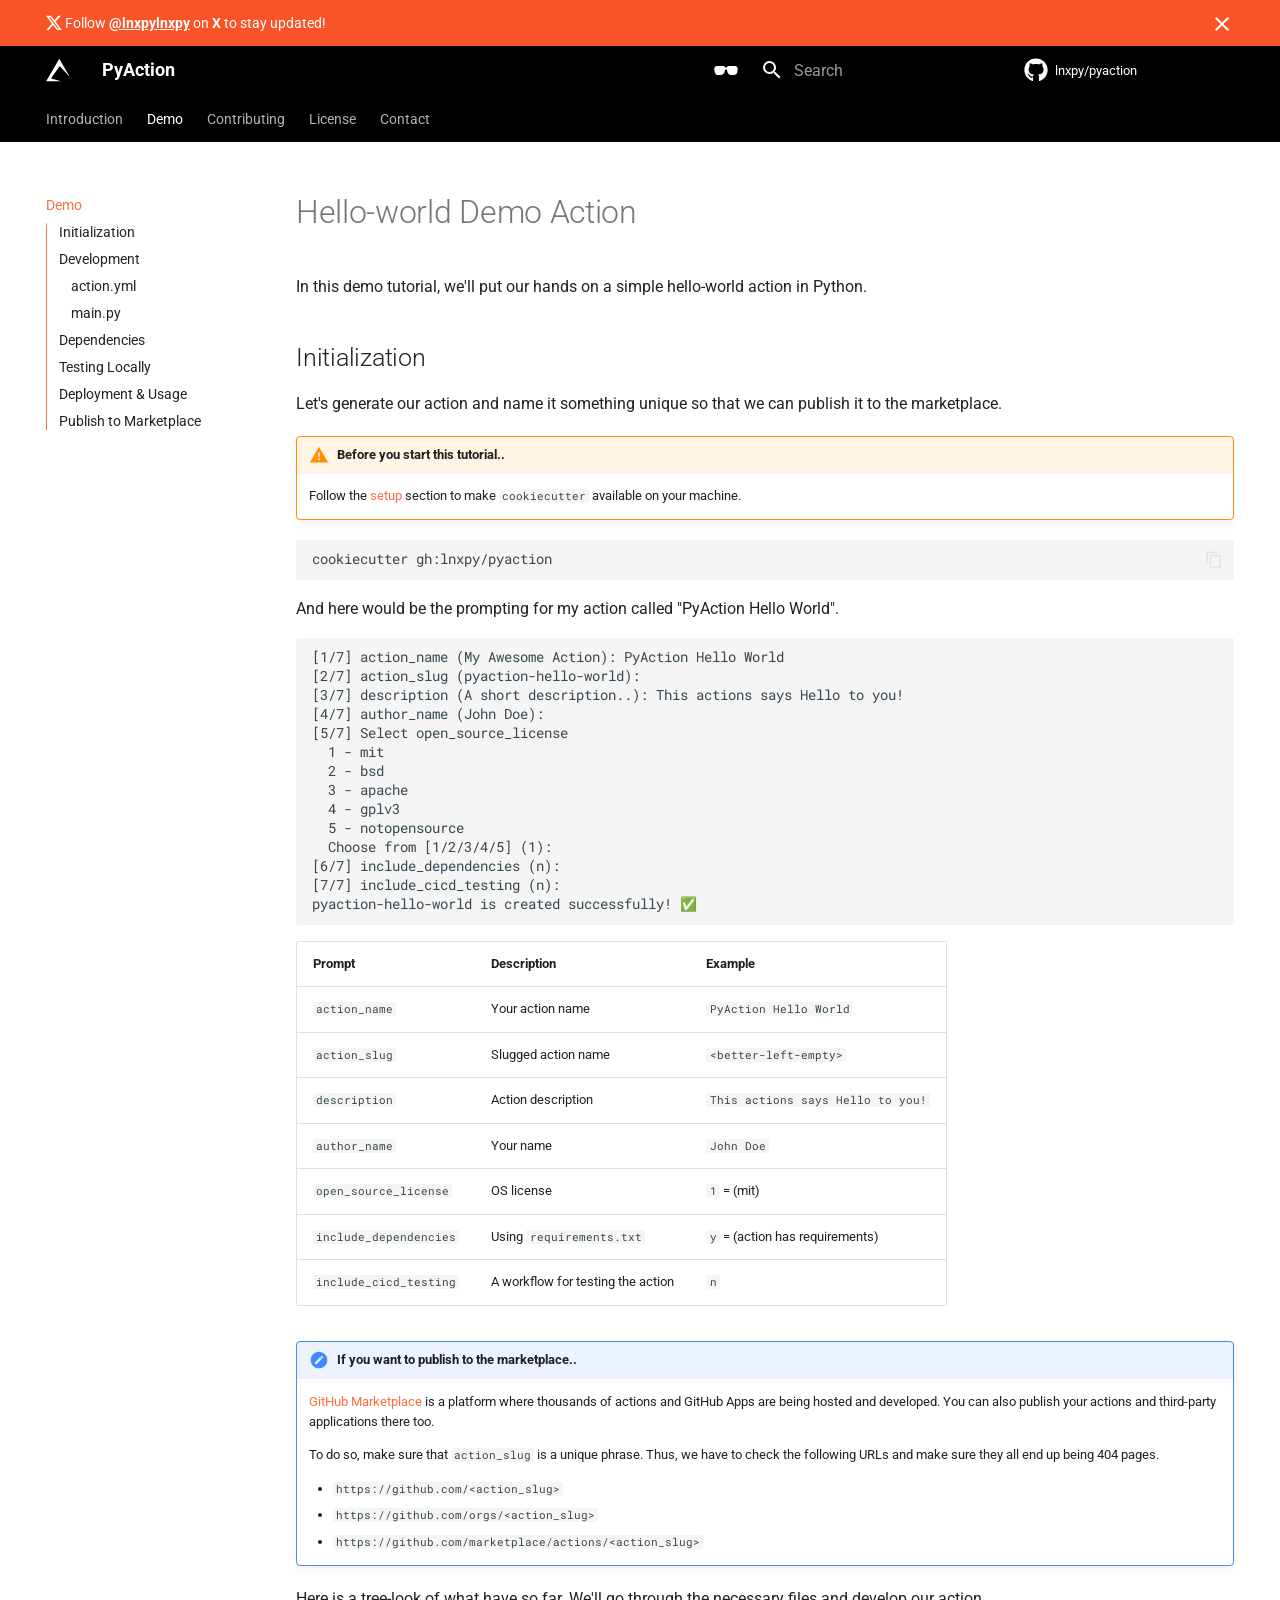
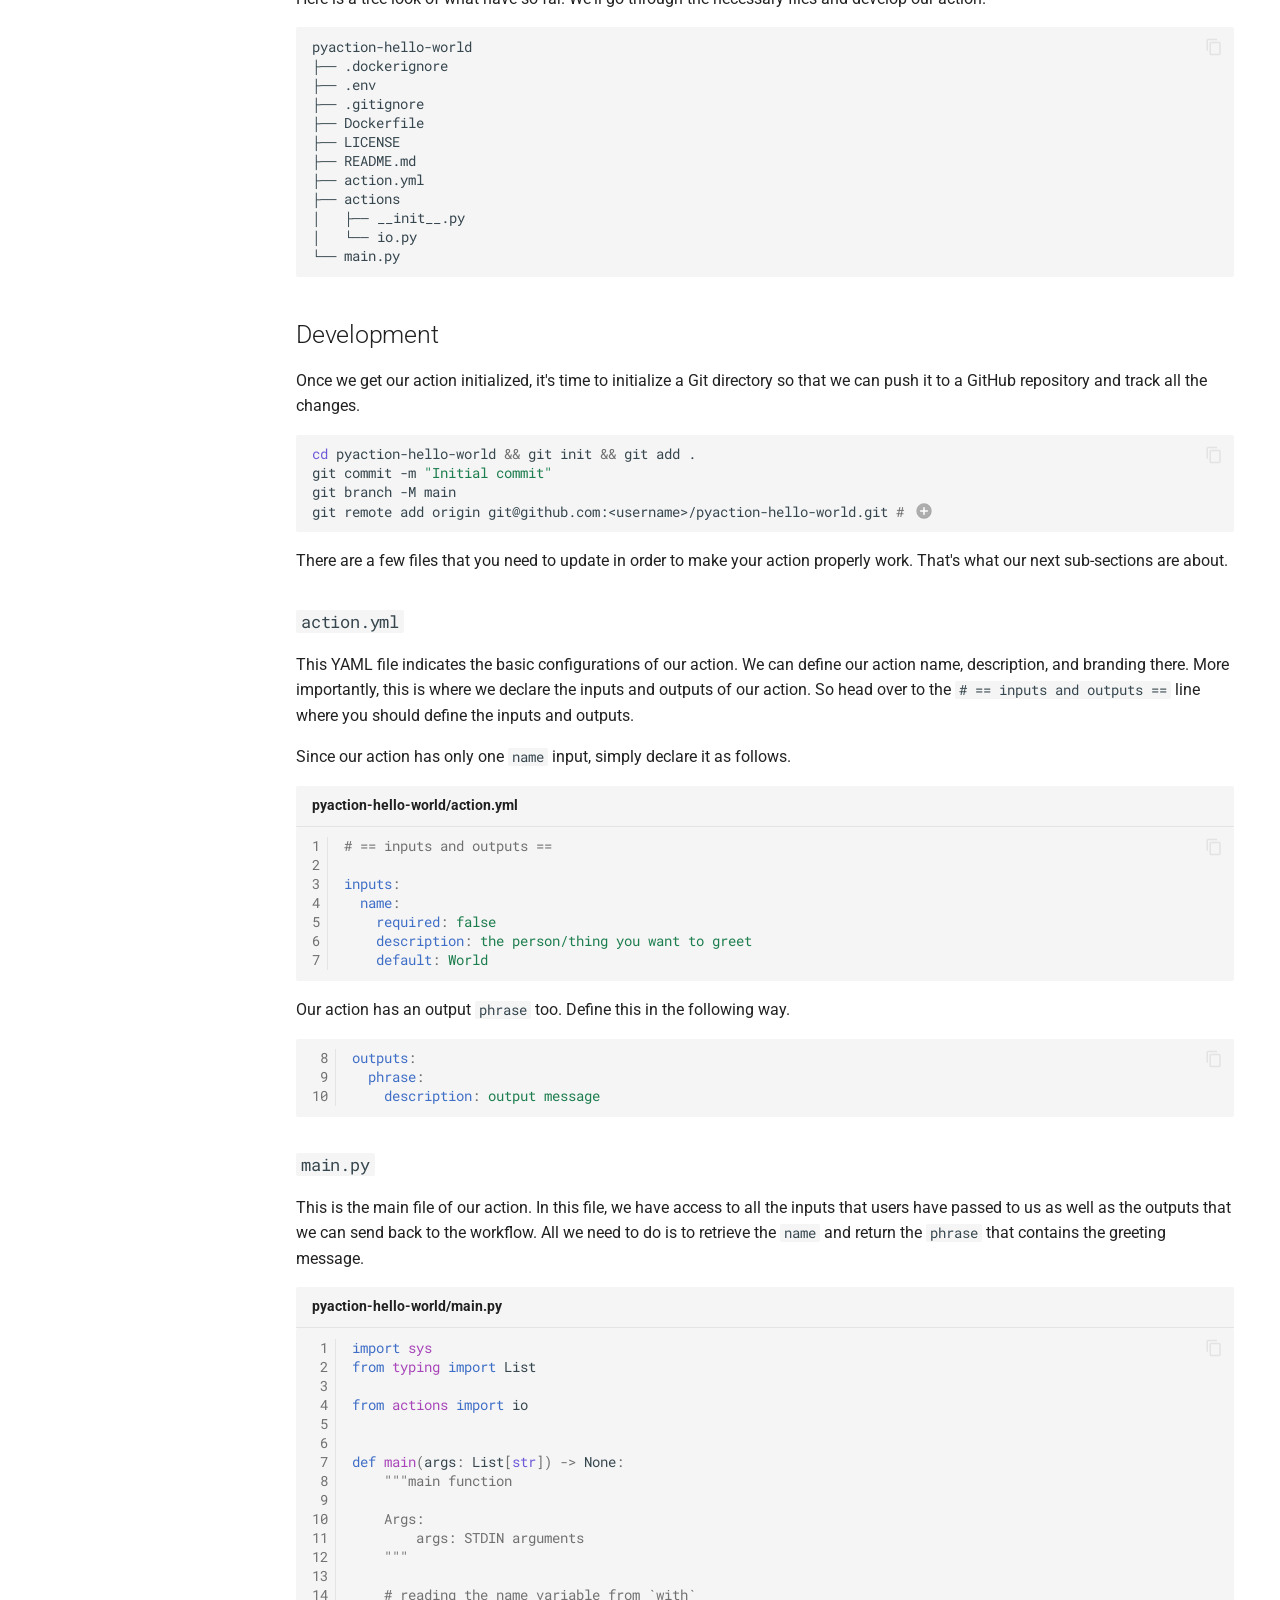
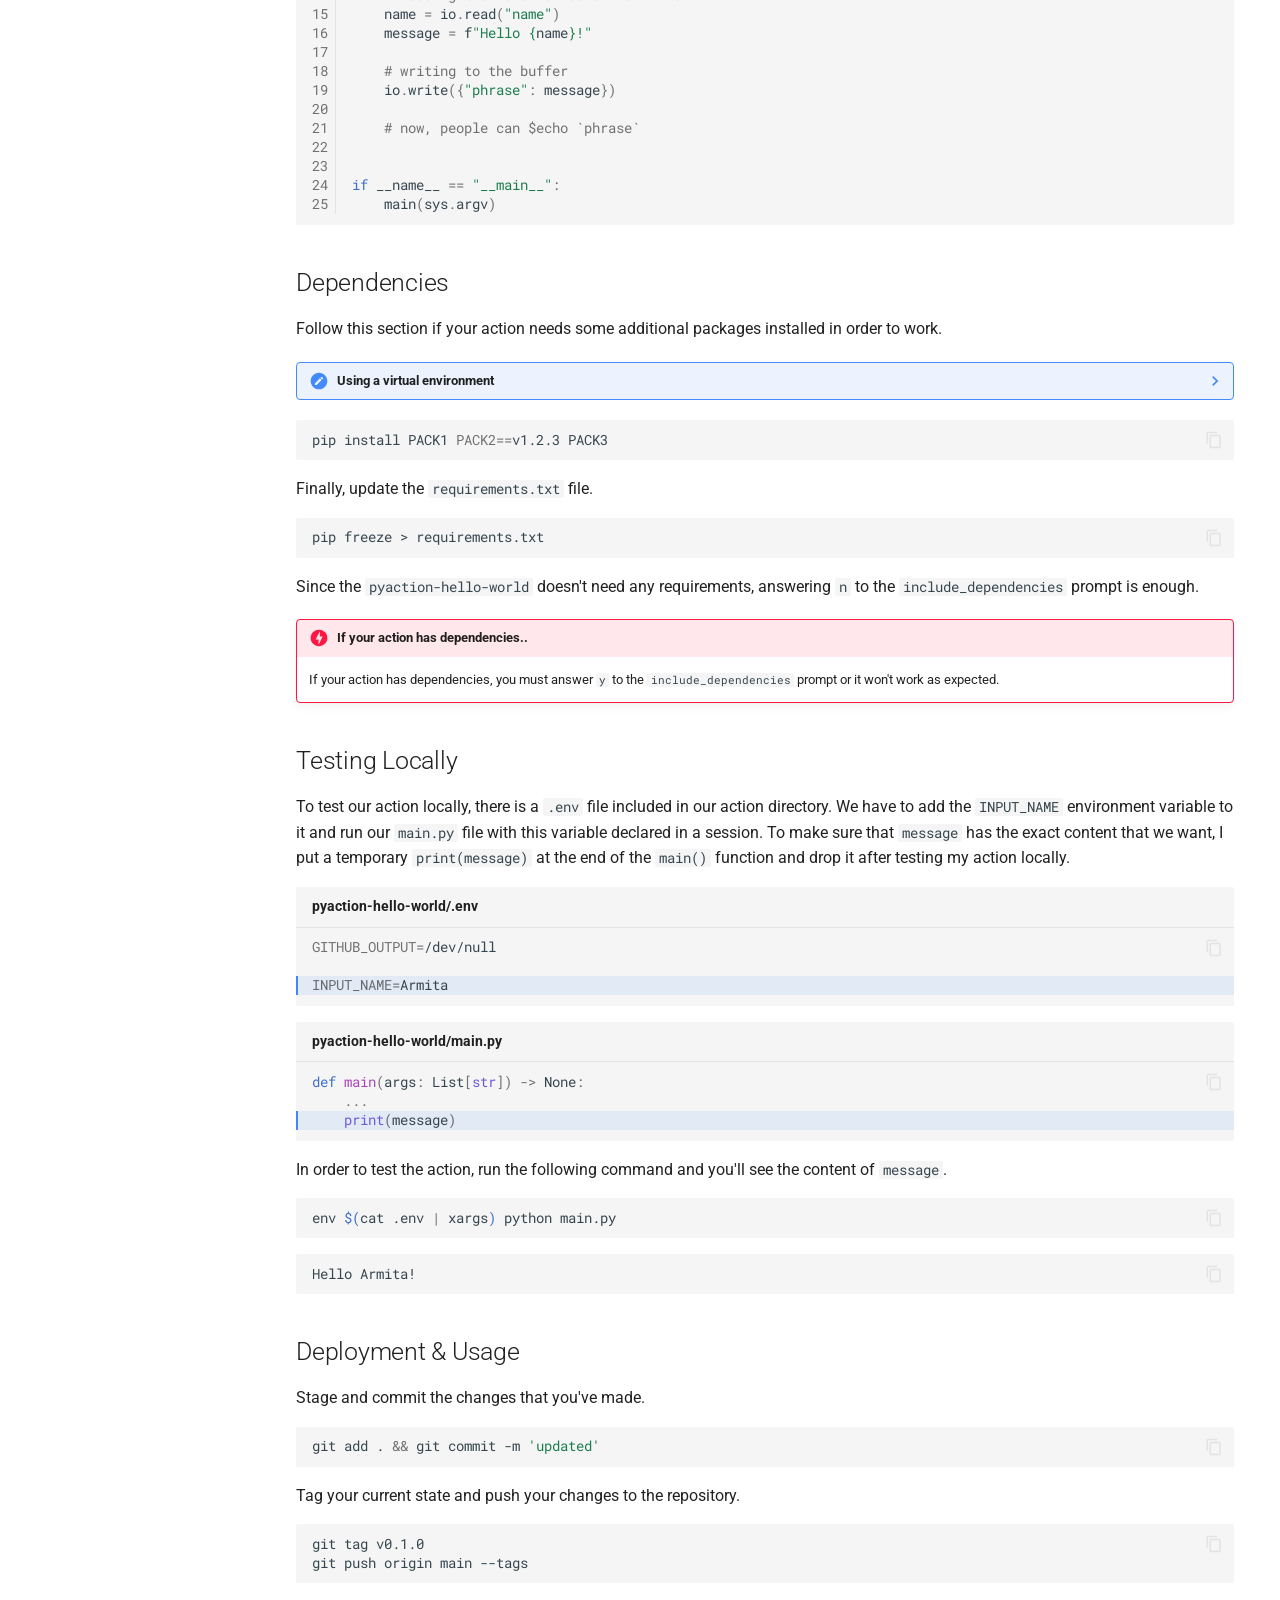
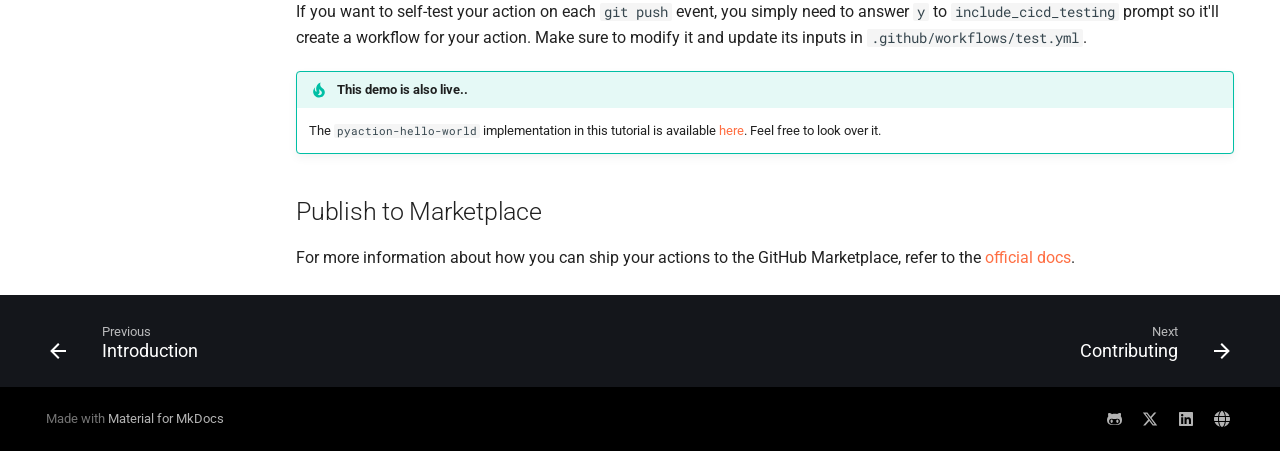
<file: demo/index.html>
<!doctype html>
<html lang="en" class="no-js">
  <head>
    
      <meta charset="utf-8">
      <meta name="viewport" content="width=device-width,initial-scale=1">
      
        <meta name="description" content="Hello-world Action Tutorial">
      
      
      
        <link rel="canonical" href="https://pyaction.imsadra.me/demo/">
      
      
        <link rel="prev" href="..">
      
      
        <link rel="next" href="../contributing/">
      
      
      <link rel="icon" href="../img/logo.svg">
      <meta name="generator" content="mkdocs-1.5.3, mkdocs-material-9.5.14">
    
    
      
        <title>Demo - PyAction</title>
      
    
    
      <link rel="stylesheet" href="../assets/stylesheets/main.10ba22f1.min.css">
      
        
        <link rel="stylesheet" href="../assets/stylesheets/palette.06af60db.min.css">
      
      


    
    
      
    
    
      
        
        
        <link rel="preconnect" href="https://fonts.gstatic.com" crossorigin>
        <link rel="stylesheet" href="https://fonts.googleapis.com/css?family=Roboto:300,300i,400,400i,700,700i%7CRoboto+Mono:400,400i,700,700i&display=fallback">
        <style>:root{--md-text-font:"Roboto";--md-code-font:"Roboto Mono"}</style>
      
    
    
      <link rel="stylesheet" href="../css/navbar.css">
    
    <script>__md_scope=new URL("..",location),__md_hash=e=>[...e].reduce((e,_)=>(e<<5)-e+_.charCodeAt(0),0),__md_get=(e,_=localStorage,t=__md_scope)=>JSON.parse(_.getItem(t.pathname+"."+e)),__md_set=(e,_,t=localStorage,a=__md_scope)=>{try{t.setItem(a.pathname+"."+e,JSON.stringify(_))}catch(e){}}</script>
    
      

    
    
      
        <meta  property="og:type"  content="website" >
      
        <meta  property="og:title"  content="Demo - PyAction" >
      
        <meta  property="og:description"  content="Hello-world Action Tutorial" >
      
        <meta  property="og:image"  content="https://pyaction.imsadra.me/assets/images/social/demo.png" >
      
        <meta  property="og:image:type"  content="image/png" >
      
        <meta  property="og:image:width"  content="1200" >
      
        <meta  property="og:image:height"  content="630" >
      
        <meta  property="og:url"  content="https://pyaction.imsadra.me/demo/" >
      
        <meta  name="twitter:card"  content="summary_large_image" >
      
        <meta  name="twitter:title"  content="Demo - PyAction" >
      
        <meta  name="twitter:description"  content="Hello-world Action Tutorial" >
      
        <meta  name="twitter:image"  content="https://pyaction.imsadra.me/assets/images/social/demo.png" >
      
    
    
  </head>
  
  
    
    
      
    
    
    
    
    <body dir="ltr" data-md-color-scheme="default" data-md-color-primary="deep-orange" data-md-color-accent="deep-orange">
  
    
    <input class="md-toggle" data-md-toggle="drawer" type="checkbox" id="__drawer" autocomplete="off">
    <input class="md-toggle" data-md-toggle="search" type="checkbox" id="__search" autocomplete="off">
    <label class="md-overlay" for="__drawer"></label>
    <div data-md-component="skip">
      
        
        <a href="#hello-world-demo-action" class="md-skip">
          Skip to content
        </a>
      
    </div>
    <div data-md-component="announce">
      
        <aside class="md-banner">
          <div class="md-banner__inner md-grid md-typeset">
            
              <button class="md-banner__button md-icon" aria-label="Don't show this again">
                
                <svg xmlns="http://www.w3.org/2000/svg" viewBox="0 0 24 24"><path d="M19 6.41 17.59 5 12 10.59 6.41 5 5 6.41 10.59 12 5 17.59 6.41 19 12 13.41 17.59 19 19 17.59 13.41 12 19 6.41Z"/></svg>
              </button>
            
            
<span class="twemoji"><svg xmlns="http://www.w3.org/2000/svg" viewBox="0 0 24 24"><path d="M18.901 1.153h3.68l-8.04 9.19L24 22.846h-7.406l-5.8-7.584-6.638 7.584H.474l8.6-9.83L0 1.154h7.594l5.243 6.932ZM17.61 20.644h2.039L6.486 3.24H4.298Z"/></svg></span><span> Follow <a href="https://twitter.com/lnxpylnxpy"><strong>@lnxpylnxpy</strong></a> on <strong>X</strong> to stay updated!</span>

          </div>
          
            <script>var content,el=document.querySelector("[data-md-component=announce]");el&&(content=el.querySelector(".md-typeset"),__md_hash(content.innerHTML)===__md_get("__announce")&&(el.hidden=!0))</script>
          
        </aside>
      
    </div>
    
    
      

<header class="md-header" data-md-component="header">
  <nav class="md-header__inner md-grid" aria-label="Header">
    <a href=".." title="PyAction" class="md-header__button md-logo" aria-label="PyAction" data-md-component="logo">
      
  <img src="../img/logo.svg" alt="logo">

    </a>
    <label class="md-header__button md-icon" for="__drawer">
      
      <svg xmlns="http://www.w3.org/2000/svg" viewBox="0 0 24 24"><path d="M3 6h18v2H3V6m0 5h18v2H3v-2m0 5h18v2H3v-2Z"/></svg>
    </label>
    <div class="md-header__title" data-md-component="header-title">
      <div class="md-header__ellipsis">
        <div class="md-header__topic">
          <span class="md-ellipsis">
            PyAction
          </span>
        </div>
        <div class="md-header__topic" data-md-component="header-topic">
          <span class="md-ellipsis">
            
              Demo
            
          </span>
        </div>
      </div>
    </div>
    
      
        <form class="md-header__option" data-md-component="palette">
  
    
    
    
    <input class="md-option" data-md-color-media="" data-md-color-scheme="default" data-md-color-primary="deep-orange" data-md-color-accent="deep-orange"  aria-label="Switch to dark mode"  type="radio" name="__palette" id="__palette_0">
    
      <label class="md-header__button md-icon" title="Switch to dark mode" for="__palette_1" hidden>
        <svg xmlns="http://www.w3.org/2000/svg" viewBox="0 0 24 24"><path d="M7 17H4C2.38 17 .96 15.74.76 14.14l-.5-2.99C.15 10.3.39 9.5.91 8.92 1.43 8.34 2.19 8 3 8h6c.83 0 1.58.35 2.06.96.11.15.21.31.29.49.43-.09.87-.09 1.29 0 .08-.18.18-.34.3-.49C13.41 8.35 14.16 8 15 8h6c.81 0 1.57.34 2.09.92.51.58.75 1.38.65 2.19l-.51 3.07C23.04 15.74 21.61 17 20 17h-3c-1.56 0-3.08-1.19-3.46-2.7l-.9-2.71c-.38-.28-.91-.28-1.29 0l-.92 2.78C10.07 15.82 8.56 17 7 17Z"/></svg>
      </label>
    
  
    
    
    
    <input class="md-option" data-md-color-media="" data-md-color-scheme="slate" data-md-color-primary="deep-orange" data-md-color-accent="deep-orange"  aria-label="Switch to light mode"  type="radio" name="__palette" id="__palette_1">
    
      <label class="md-header__button md-icon" title="Switch to light mode" for="__palette_0" hidden>
        <svg xmlns="http://www.w3.org/2000/svg" viewBox="0 0 24 24"><path d="M3 10c-.24 0-.45.09-.59.25-.14.15-.2.37-.17.61l.5 2.99C2.82 14.5 3.4 15 4 15h3c.64 0 1.36-.56 1.5-1.18l1.06-3.19c.04-.13.01-.32-.06-.44-.11-.12-.28-.19-.5-.19H3m4 7H4C2.38 17 .96 15.74.76 14.14l-.5-2.99C.15 10.3.39 9.5.91 8.92 1.43 8.34 2.19 8 3 8h6c.83 0 1.58.35 2.06.96.11.15.21.31.29.49.43-.09.87-.09 1.29 0 .08-.18.18-.34.3-.49C13.41 8.35 14.16 8 15 8h6c.81 0 1.57.34 2.09.92.51.58.75 1.38.65 2.19l-.51 3.07C23.04 15.74 21.61 17 20 17h-3c-1.56 0-3.08-1.19-3.46-2.7l-.9-2.71c-.38-.28-.91-.28-1.29 0l-.92 2.78C10.07 15.82 8.56 17 7 17m8-7c-.22 0-.39.07-.5.19-.08.12-.1.31-.05.51l1.01 3.05c.18.69.9 1.25 1.54 1.25h3c.59 0 1.18-.5 1.25-1.11l.51-3.07c.03-.2-.03-.42-.17-.57A.769.769 0 0 0 21 10h-6Z"/></svg>
      </label>
    
  
</form>
      
    
    
      <script>var media,input,key,value,palette=__md_get("__palette");if(palette&&palette.color){"(prefers-color-scheme)"===palette.color.media&&(media=matchMedia("(prefers-color-scheme: light)"),input=document.querySelector(media.matches?"[data-md-color-media='(prefers-color-scheme: light)']":"[data-md-color-media='(prefers-color-scheme: dark)']"),palette.color.media=input.getAttribute("data-md-color-media"),palette.color.scheme=input.getAttribute("data-md-color-scheme"),palette.color.primary=input.getAttribute("data-md-color-primary"),palette.color.accent=input.getAttribute("data-md-color-accent"));for([key,value]of Object.entries(palette.color))document.body.setAttribute("data-md-color-"+key,value)}</script>
    
    
    
      <label class="md-header__button md-icon" for="__search">
        
        <svg xmlns="http://www.w3.org/2000/svg" viewBox="0 0 24 24"><path d="M9.5 3A6.5 6.5 0 0 1 16 9.5c0 1.61-.59 3.09-1.56 4.23l.27.27h.79l5 5-1.5 1.5-5-5v-.79l-.27-.27A6.516 6.516 0 0 1 9.5 16 6.5 6.5 0 0 1 3 9.5 6.5 6.5 0 0 1 9.5 3m0 2C7 5 5 7 5 9.5S7 14 9.5 14 14 12 14 9.5 12 5 9.5 5Z"/></svg>
      </label>
      <div class="md-search" data-md-component="search" role="dialog">
  <label class="md-search__overlay" for="__search"></label>
  <div class="md-search__inner" role="search">
    <form class="md-search__form" name="search">
      <input type="text" class="md-search__input" name="query" aria-label="Search" placeholder="Search" autocapitalize="off" autocorrect="off" autocomplete="off" spellcheck="false" data-md-component="search-query" required>
      <label class="md-search__icon md-icon" for="__search">
        
        <svg xmlns="http://www.w3.org/2000/svg" viewBox="0 0 24 24"><path d="M9.5 3A6.5 6.5 0 0 1 16 9.5c0 1.61-.59 3.09-1.56 4.23l.27.27h.79l5 5-1.5 1.5-5-5v-.79l-.27-.27A6.516 6.516 0 0 1 9.5 16 6.5 6.5 0 0 1 3 9.5 6.5 6.5 0 0 1 9.5 3m0 2C7 5 5 7 5 9.5S7 14 9.5 14 14 12 14 9.5 12 5 9.5 5Z"/></svg>
        
        <svg xmlns="http://www.w3.org/2000/svg" viewBox="0 0 24 24"><path d="M20 11v2H8l5.5 5.5-1.42 1.42L4.16 12l7.92-7.92L13.5 5.5 8 11h12Z"/></svg>
      </label>
      <nav class="md-search__options" aria-label="Search">
        
        <button type="reset" class="md-search__icon md-icon" title="Clear" aria-label="Clear" tabindex="-1">
          
          <svg xmlns="http://www.w3.org/2000/svg" viewBox="0 0 24 24"><path d="M19 6.41 17.59 5 12 10.59 6.41 5 5 6.41 10.59 12 5 17.59 6.41 19 12 13.41 17.59 19 19 17.59 13.41 12 19 6.41Z"/></svg>
        </button>
      </nav>
      
    </form>
    <div class="md-search__output">
      <div class="md-search__scrollwrap" data-md-scrollfix>
        <div class="md-search-result" data-md-component="search-result">
          <div class="md-search-result__meta">
            Initializing search
          </div>
          <ol class="md-search-result__list" role="presentation"></ol>
        </div>
      </div>
    </div>
  </div>
</div>
    
    
      <div class="md-header__source">
        <a href="https://github.com/lnxpy/pyaction" title="Go to repository" class="md-source" data-md-component="source">
  <div class="md-source__icon md-icon">
    
    <svg xmlns="http://www.w3.org/2000/svg" viewBox="0 0 496 512"><!--! Font Awesome Free 6.5.1 by @fontawesome - https://fontawesome.com License - https://fontawesome.com/license/free (Icons: CC BY 4.0, Fonts: SIL OFL 1.1, Code: MIT License) Copyright 2023 Fonticons, Inc.--><path d="M165.9 397.4c0 2-2.3 3.6-5.2 3.6-3.3.3-5.6-1.3-5.6-3.6 0-2 2.3-3.6 5.2-3.6 3-.3 5.6 1.3 5.6 3.6zm-31.1-4.5c-.7 2 1.3 4.3 4.3 4.9 2.6 1 5.6 0 6.2-2s-1.3-4.3-4.3-5.2c-2.6-.7-5.5.3-6.2 2.3zm44.2-1.7c-2.9.7-4.9 2.6-4.6 4.9.3 2 2.9 3.3 5.9 2.6 2.9-.7 4.9-2.6 4.6-4.6-.3-1.9-3-3.2-5.9-2.9zM244.8 8C106.1 8 0 113.3 0 252c0 110.9 69.8 205.8 169.5 239.2 12.8 2.3 17.3-5.6 17.3-12.1 0-6.2-.3-40.4-.3-61.4 0 0-70 15-84.7-29.8 0 0-11.4-29.1-27.8-36.6 0 0-22.9-15.7 1.6-15.4 0 0 24.9 2 38.6 25.8 21.9 38.6 58.6 27.5 72.9 20.9 2.3-16 8.8-27.1 16-33.7-55.9-6.2-112.3-14.3-112.3-110.5 0-27.5 7.6-41.3 23.6-58.9-2.6-6.5-11.1-33.3 2.6-67.9 20.9-6.5 69 27 69 27 20-5.6 41.5-8.5 62.8-8.5s42.8 2.9 62.8 8.5c0 0 48.1-33.6 69-27 13.7 34.7 5.2 61.4 2.6 67.9 16 17.7 25.8 31.5 25.8 58.9 0 96.5-58.9 104.2-114.8 110.5 9.2 7.9 17 22.9 17 46.4 0 33.7-.3 75.4-.3 83.6 0 6.5 4.6 14.4 17.3 12.1C428.2 457.8 496 362.9 496 252 496 113.3 383.5 8 244.8 8zM97.2 352.9c-1.3 1-1 3.3.7 5.2 1.6 1.6 3.9 2.3 5.2 1 1.3-1 1-3.3-.7-5.2-1.6-1.6-3.9-2.3-5.2-1zm-10.8-8.1c-.7 1.3.3 2.9 2.3 3.9 1.6 1 3.6.7 4.3-.7.7-1.3-.3-2.9-2.3-3.9-2-.6-3.6-.3-4.3.7zm32.4 35.6c-1.6 1.3-1 4.3 1.3 6.2 2.3 2.3 5.2 2.6 6.5 1 1.3-1.3.7-4.3-1.3-6.2-2.2-2.3-5.2-2.6-6.5-1zm-11.4-14.7c-1.6 1-1.6 3.6 0 5.9 1.6 2.3 4.3 3.3 5.6 2.3 1.6-1.3 1.6-3.9 0-6.2-1.4-2.3-4-3.3-5.6-2z"/></svg>
  </div>
  <div class="md-source__repository">
    lnxpy/pyaction
  </div>
</a>
      </div>
    
  </nav>
  
</header>
    
    <div class="md-container" data-md-component="container">
      
      
        
          
            
<nav class="md-tabs" aria-label="Tabs" data-md-component="tabs">
  <div class="md-grid">
    <ul class="md-tabs__list">
      
        
  
  
  
    <li class="md-tabs__item">
      <a href=".." class="md-tabs__link">
        
  
    
  
  Introduction

      </a>
    </li>
  

      
        
  
  
    
  
  
    <li class="md-tabs__item md-tabs__item--active">
      <a href="./" class="md-tabs__link">
        
  
    
  
  Demo

      </a>
    </li>
  

      
        
  
  
  
    <li class="md-tabs__item">
      <a href="../contributing/" class="md-tabs__link">
        
  
    
  
  Contributing

      </a>
    </li>
  

      
        
  
  
  
    <li class="md-tabs__item">
      <a href="../license/" class="md-tabs__link">
        
  
    
  
  License

      </a>
    </li>
  

      
        
  
  
  
    <li class="md-tabs__item">
      <a href="../contact/" class="md-tabs__link">
        
  
    
  
  Contact

      </a>
    </li>
  

      
    </ul>
  </div>
</nav>
          
        
      
      <main class="md-main" data-md-component="main">
        <div class="md-main__inner md-grid">
          
            
              
              <div class="md-sidebar md-sidebar--primary" data-md-component="sidebar" data-md-type="navigation" >
                <div class="md-sidebar__scrollwrap">
                  <div class="md-sidebar__inner">
                    


  


  

<nav class="md-nav md-nav--primary md-nav--lifted md-nav--integrated" aria-label="Navigation" data-md-level="0">
  <label class="md-nav__title" for="__drawer">
    <a href=".." title="PyAction" class="md-nav__button md-logo" aria-label="PyAction" data-md-component="logo">
      
  <img src="../img/logo.svg" alt="logo">

    </a>
    PyAction
  </label>
  
    <div class="md-nav__source">
      <a href="https://github.com/lnxpy/pyaction" title="Go to repository" class="md-source" data-md-component="source">
  <div class="md-source__icon md-icon">
    
    <svg xmlns="http://www.w3.org/2000/svg" viewBox="0 0 496 512"><!--! Font Awesome Free 6.5.1 by @fontawesome - https://fontawesome.com License - https://fontawesome.com/license/free (Icons: CC BY 4.0, Fonts: SIL OFL 1.1, Code: MIT License) Copyright 2023 Fonticons, Inc.--><path d="M165.9 397.4c0 2-2.3 3.6-5.2 3.6-3.3.3-5.6-1.3-5.6-3.6 0-2 2.3-3.6 5.2-3.6 3-.3 5.6 1.3 5.6 3.6zm-31.1-4.5c-.7 2 1.3 4.3 4.3 4.9 2.6 1 5.6 0 6.2-2s-1.3-4.3-4.3-5.2c-2.6-.7-5.5.3-6.2 2.3zm44.2-1.7c-2.9.7-4.9 2.6-4.6 4.9.3 2 2.9 3.3 5.9 2.6 2.9-.7 4.9-2.6 4.6-4.6-.3-1.9-3-3.2-5.9-2.9zM244.8 8C106.1 8 0 113.3 0 252c0 110.9 69.8 205.8 169.5 239.2 12.8 2.3 17.3-5.6 17.3-12.1 0-6.2-.3-40.4-.3-61.4 0 0-70 15-84.7-29.8 0 0-11.4-29.1-27.8-36.6 0 0-22.9-15.7 1.6-15.4 0 0 24.9 2 38.6 25.8 21.9 38.6 58.6 27.5 72.9 20.9 2.3-16 8.8-27.1 16-33.7-55.9-6.2-112.3-14.3-112.3-110.5 0-27.5 7.6-41.3 23.6-58.9-2.6-6.5-11.1-33.3 2.6-67.9 20.9-6.5 69 27 69 27 20-5.6 41.5-8.5 62.8-8.5s42.8 2.9 62.8 8.5c0 0 48.1-33.6 69-27 13.7 34.7 5.2 61.4 2.6 67.9 16 17.7 25.8 31.5 25.8 58.9 0 96.5-58.9 104.2-114.8 110.5 9.2 7.9 17 22.9 17 46.4 0 33.7-.3 75.4-.3 83.6 0 6.5 4.6 14.4 17.3 12.1C428.2 457.8 496 362.9 496 252 496 113.3 383.5 8 244.8 8zM97.2 352.9c-1.3 1-1 3.3.7 5.2 1.6 1.6 3.9 2.3 5.2 1 1.3-1 1-3.3-.7-5.2-1.6-1.6-3.9-2.3-5.2-1zm-10.8-8.1c-.7 1.3.3 2.9 2.3 3.9 1.6 1 3.6.7 4.3-.7.7-1.3-.3-2.9-2.3-3.9-2-.6-3.6-.3-4.3.7zm32.4 35.6c-1.6 1.3-1 4.3 1.3 6.2 2.3 2.3 5.2 2.6 6.5 1 1.3-1.3.7-4.3-1.3-6.2-2.2-2.3-5.2-2.6-6.5-1zm-11.4-14.7c-1.6 1-1.6 3.6 0 5.9 1.6 2.3 4.3 3.3 5.6 2.3 1.6-1.3 1.6-3.9 0-6.2-1.4-2.3-4-3.3-5.6-2z"/></svg>
  </div>
  <div class="md-source__repository">
    lnxpy/pyaction
  </div>
</a>
    </div>
  
  <ul class="md-nav__list" data-md-scrollfix>
    
      
      
  
  
  
  
    <li class="md-nav__item">
      <a href=".." class="md-nav__link">
        
  
  <span class="md-ellipsis">
    Introduction
  </span>
  

      </a>
    </li>
  

    
      
      
  
  
    
  
  
  
    <li class="md-nav__item md-nav__item--active">
      
      <input class="md-nav__toggle md-toggle" type="checkbox" id="__toc">
      
      
        
      
      
        <label class="md-nav__link md-nav__link--active" for="__toc">
          
  
  <span class="md-ellipsis">
    Demo
  </span>
  

          <span class="md-nav__icon md-icon"></span>
        </label>
      
      <a href="./" class="md-nav__link md-nav__link--active">
        
  
  <span class="md-ellipsis">
    Demo
  </span>
  

      </a>
      
        

<nav class="md-nav md-nav--secondary" aria-label="Table of contents">
  
  
  
    
  
  
    <label class="md-nav__title" for="__toc">
      <span class="md-nav__icon md-icon"></span>
      Table of contents
    </label>
    <ul class="md-nav__list" data-md-component="toc" data-md-scrollfix>
      
        <li class="md-nav__item">
  <a href="#initialization" class="md-nav__link">
    <span class="md-ellipsis">
      Initialization
    </span>
  </a>
  
</li>
      
        <li class="md-nav__item">
  <a href="#development" class="md-nav__link">
    <span class="md-ellipsis">
      Development
    </span>
  </a>
  
    <nav class="md-nav" aria-label="Development">
      <ul class="md-nav__list">
        
          <li class="md-nav__item">
  <a href="#actionyml" class="md-nav__link">
    <span class="md-ellipsis">
      action.yml
    </span>
  </a>
  
</li>
        
          <li class="md-nav__item">
  <a href="#mainpy" class="md-nav__link">
    <span class="md-ellipsis">
      main.py
    </span>
  </a>
  
</li>
        
      </ul>
    </nav>
  
</li>
      
        <li class="md-nav__item">
  <a href="#dependencies" class="md-nav__link">
    <span class="md-ellipsis">
      Dependencies
    </span>
  </a>
  
</li>
      
        <li class="md-nav__item">
  <a href="#testing-locally" class="md-nav__link">
    <span class="md-ellipsis">
      Testing Locally
    </span>
  </a>
  
</li>
      
        <li class="md-nav__item">
  <a href="#deployment-usage" class="md-nav__link">
    <span class="md-ellipsis">
      Deployment &amp; Usage
    </span>
  </a>
  
</li>
      
        <li class="md-nav__item">
  <a href="#publish-to-marketplace" class="md-nav__link">
    <span class="md-ellipsis">
      Publish to Marketplace
    </span>
  </a>
  
</li>
      
    </ul>
  
</nav>
      
    </li>
  

    
      
      
  
  
  
  
    <li class="md-nav__item">
      <a href="../contributing/" class="md-nav__link">
        
  
  <span class="md-ellipsis">
    Contributing
  </span>
  

      </a>
    </li>
  

    
      
      
  
  
  
  
    <li class="md-nav__item">
      <a href="../license/" class="md-nav__link">
        
  
  <span class="md-ellipsis">
    License
  </span>
  

      </a>
    </li>
  

    
      
      
  
  
  
  
    <li class="md-nav__item">
      <a href="../contact/" class="md-nav__link">
        
  
  <span class="md-ellipsis">
    Contact
  </span>
  

      </a>
    </li>
  

    
  </ul>
</nav>
                  </div>
                </div>
              </div>
            
            
          
          
            <div class="md-content" data-md-component="content">
              <article class="md-content__inner md-typeset">
                
                  

  
  


<h1 id="hello-world-demo-action">Hello-world Demo Action</h1>
<p>In this demo tutorial, we'll put our hands on a simple hello-world action in Python.</p>
<h2 id="initialization">Initialization</h2>
<p>Let's generate our action and name it something unique so that we can publish it to the marketplace.</p>
<div class="admonition warning">
<p class="admonition-title">Before you start this tutorial..</p>
<p>Follow the <a href="../#easy-to-setup">setup</a> section to make <code>cookiecutter</code> available on your machine.</p>
</div>
<div class="language-bash highlight"><pre><span></span><code><span id="__span-0-1"><a id="__codelineno-0-1" name="__codelineno-0-1" href="#__codelineno-0-1"></a>cookiecutter<span class="w"> </span>gh:lnxpy/pyaction
</span></code></pre></div>
<p>And here would be the prompting for my action called "PyAction Hello World".</p>
<div class="language-text no-copy highlight"><pre><span></span><code><span id="__span-1-1"><a id="__codelineno-1-1" name="__codelineno-1-1" href="#__codelineno-1-1"></a>[1/7] action_name (My Awesome Action): PyAction Hello World
</span><span id="__span-1-2"><a id="__codelineno-1-2" name="__codelineno-1-2" href="#__codelineno-1-2"></a>[2/7] action_slug (pyaction-hello-world):
</span><span id="__span-1-3"><a id="__codelineno-1-3" name="__codelineno-1-3" href="#__codelineno-1-3"></a>[3/7] description (A short description..): This actions says Hello to you!
</span><span id="__span-1-4"><a id="__codelineno-1-4" name="__codelineno-1-4" href="#__codelineno-1-4"></a>[4/7] author_name (John Doe):
</span><span id="__span-1-5"><a id="__codelineno-1-5" name="__codelineno-1-5" href="#__codelineno-1-5"></a>[5/7] Select open_source_license
</span><span id="__span-1-6"><a id="__codelineno-1-6" name="__codelineno-1-6" href="#__codelineno-1-6"></a>  1 - mit
</span><span id="__span-1-7"><a id="__codelineno-1-7" name="__codelineno-1-7" href="#__codelineno-1-7"></a>  2 - bsd
</span><span id="__span-1-8"><a id="__codelineno-1-8" name="__codelineno-1-8" href="#__codelineno-1-8"></a>  3 - apache
</span><span id="__span-1-9"><a id="__codelineno-1-9" name="__codelineno-1-9" href="#__codelineno-1-9"></a>  4 - gplv3
</span><span id="__span-1-10"><a id="__codelineno-1-10" name="__codelineno-1-10" href="#__codelineno-1-10"></a>  5 - notopensource
</span><span id="__span-1-11"><a id="__codelineno-1-11" name="__codelineno-1-11" href="#__codelineno-1-11"></a>  Choose from [1/2/3/4/5] (1):
</span><span id="__span-1-12"><a id="__codelineno-1-12" name="__codelineno-1-12" href="#__codelineno-1-12"></a>[6/7] include_dependencies (n):
</span><span id="__span-1-13"><a id="__codelineno-1-13" name="__codelineno-1-13" href="#__codelineno-1-13"></a>[7/7] include_cicd_testing (n):
</span><span id="__span-1-14"><a id="__codelineno-1-14" name="__codelineno-1-14" href="#__codelineno-1-14"></a>pyaction-hello-world is created successfully! ✅
</span></code></pre></div>
<table>
<thead>
<tr>
<th>Prompt</th>
<th>Description</th>
<th>Example</th>
</tr>
</thead>
<tbody>
<tr>
<td><code>action_name</code></td>
<td>Your action name</td>
<td><code>PyAction Hello World</code></td>
</tr>
<tr>
<td><code>action_slug</code></td>
<td>Slugged action name</td>
<td><code>&lt;better-left-empty&gt;</code></td>
</tr>
<tr>
<td><code>description</code></td>
<td>Action description</td>
<td><code>This actions says Hello to you!</code></td>
</tr>
<tr>
<td><code>author_name</code></td>
<td>Your name</td>
<td><code>John Doe</code></td>
</tr>
<tr>
<td><code>open_source_license</code></td>
<td>OS license</td>
<td><code>1</code> = (mit)</td>
</tr>
<tr>
<td><code>include_dependencies</code></td>
<td>Using <code>requirements.txt</code></td>
<td><code>y</code> = (action has requirements)</td>
</tr>
<tr>
<td><code>include_cicd_testing</code></td>
<td>A workflow for testing the action</td>
<td><code>n</code></td>
</tr>
</tbody>
</table>
<div class="admonition note">
<p class="admonition-title">If you want to publish to the marketplace..</p>
<p><a href="https://github.com/marketplace">GitHub Marketplace</a> is a platform where thousands of actions and GitHub Apps are being hosted and developed. You can also publish your actions and third-party applications there too.</p>
<p>To do so, make sure that <code>action_slug</code> is a unique phrase. Thus, we have to check the following URLs and make sure they all end up being 404 pages.</p>
<ul>
<li><code>https://github.com/&lt;action_slug&gt;</code></li>
<li><code>https://github.com/orgs/&lt;action_slug&gt;</code></li>
<li><code>https://github.com/marketplace/actions/&lt;action_slug&gt;</code></li>
</ul>
</div>
<p>Here is a tree-look of what have so far. We'll go through the necessary files and develop our action.</p>
<div class="language-text highlight"><pre><span></span><code><span id="__span-2-1"><a id="__codelineno-2-1" name="__codelineno-2-1" href="#__codelineno-2-1"></a>pyaction-hello-world
</span><span id="__span-2-2"><a id="__codelineno-2-2" name="__codelineno-2-2" href="#__codelineno-2-2"></a>├── .dockerignore
</span><span id="__span-2-3"><a id="__codelineno-2-3" name="__codelineno-2-3" href="#__codelineno-2-3"></a>├── .env
</span><span id="__span-2-4"><a id="__codelineno-2-4" name="__codelineno-2-4" href="#__codelineno-2-4"></a>├── .gitignore
</span><span id="__span-2-5"><a id="__codelineno-2-5" name="__codelineno-2-5" href="#__codelineno-2-5"></a>├── Dockerfile
</span><span id="__span-2-6"><a id="__codelineno-2-6" name="__codelineno-2-6" href="#__codelineno-2-6"></a>├── LICENSE
</span><span id="__span-2-7"><a id="__codelineno-2-7" name="__codelineno-2-7" href="#__codelineno-2-7"></a>├── README.md
</span><span id="__span-2-8"><a id="__codelineno-2-8" name="__codelineno-2-8" href="#__codelineno-2-8"></a>├── action.yml
</span><span id="__span-2-9"><a id="__codelineno-2-9" name="__codelineno-2-9" href="#__codelineno-2-9"></a>├── actions
</span><span id="__span-2-10"><a id="__codelineno-2-10" name="__codelineno-2-10" href="#__codelineno-2-10"></a>│   ├── __init__.py
</span><span id="__span-2-11"><a id="__codelineno-2-11" name="__codelineno-2-11" href="#__codelineno-2-11"></a>│   └── io.py
</span><span id="__span-2-12"><a id="__codelineno-2-12" name="__codelineno-2-12" href="#__codelineno-2-12"></a>└── main.py
</span></code></pre></div>
<h2 id="development">Development</h2>
<p>Once we get our action initialized, it's time to initialize a Git directory so that we can push it to a GitHub repository and track all the changes.</p>
<div class="language-bash highlight"><pre><span></span><code><span id="__span-3-1"><a id="__codelineno-3-1" name="__codelineno-3-1" href="#__codelineno-3-1"></a><span class="nb">cd</span><span class="w"> </span>pyaction-hello-world<span class="w"> </span><span class="o">&amp;&amp;</span><span class="w"> </span>git<span class="w"> </span>init<span class="w"> </span><span class="o">&amp;&amp;</span><span class="w"> </span>git<span class="w"> </span>add<span class="w"> </span>.
</span><span id="__span-3-2"><a id="__codelineno-3-2" name="__codelineno-3-2" href="#__codelineno-3-2"></a>git<span class="w"> </span>commit<span class="w"> </span>-m<span class="w"> </span><span class="s2">&quot;Initial commit&quot;</span>
</span><span id="__span-3-3"><a id="__codelineno-3-3" name="__codelineno-3-3" href="#__codelineno-3-3"></a>git<span class="w"> </span>branch<span class="w"> </span>-M<span class="w"> </span>main
</span><span id="__span-3-4"><a id="__codelineno-3-4" name="__codelineno-3-4" href="#__codelineno-3-4"></a>git<span class="w"> </span>remote<span class="w"> </span>add<span class="w"> </span>origin<span class="w"> </span>git@github.com:&lt;username&gt;/pyaction-hello-world.git<span class="w"> </span><span class="c1"># (1)</span>
</span></code></pre></div>
<ol>
<li>Replace <code>&lt;username&gt;</code> with your GitHub username or organization.</li>
</ol>
<p>There are a few files that you need to update in order to make your action properly work. That's what our next sub-sections are about.</p>
<h3 id="actionyml"><code>action.yml</code></h3>
<p>This YAML file indicates the basic configurations of our action. We can define our action name, description, and branding there. More importantly, this is where we declare the inputs and outputs of our action. So head over to the <code># == inputs and outputs ==</code> line where you should define the inputs and outputs.</p>
<p>Since our action has only one <code>name</code> input, simply declare it as follows.</p>
<div class="language-yaml highlight"><table class="highlighttable"><tr><th colspan="2" class="filename"><span class="filename">pyaction-hello-world/action.yml</span></th></tr><tr><td class="linenos"><div class="linenodiv"><pre><span></span><span class="normal"><a href="#__codelineno-4-1">1</a></span>
<span class="normal"><a href="#__codelineno-4-2">2</a></span>
<span class="normal"><a href="#__codelineno-4-3">3</a></span>
<span class="normal"><a href="#__codelineno-4-4">4</a></span>
<span class="normal"><a href="#__codelineno-4-5">5</a></span>
<span class="normal"><a href="#__codelineno-4-6">6</a></span>
<span class="normal"><a href="#__codelineno-4-7">7</a></span></pre></div></td><td class="code"><div><pre><span></span><code><span id="__span-4-1"><a id="__codelineno-4-1" name="__codelineno-4-1"></a><span class="c1"># == inputs and outputs ==</span>
</span><span id="__span-4-2"><a id="__codelineno-4-2" name="__codelineno-4-2"></a>
</span><span id="__span-4-3"><a id="__codelineno-4-3" name="__codelineno-4-3"></a><span class="nt">inputs</span><span class="p">:</span>
</span><span id="__span-4-4"><a id="__codelineno-4-4" name="__codelineno-4-4"></a><span class="w">  </span><span class="nt">name</span><span class="p">:</span>
</span><span id="__span-4-5"><a id="__codelineno-4-5" name="__codelineno-4-5"></a><span class="w">    </span><span class="nt">required</span><span class="p">:</span><span class="w"> </span><span class="l l-Scalar l-Scalar-Plain">false</span>
</span><span id="__span-4-6"><a id="__codelineno-4-6" name="__codelineno-4-6"></a><span class="w">    </span><span class="nt">description</span><span class="p">:</span><span class="w"> </span><span class="l l-Scalar l-Scalar-Plain">the person/thing you want to greet</span>
</span><span id="__span-4-7"><a id="__codelineno-4-7" name="__codelineno-4-7"></a><span class="w">    </span><span class="nt">default</span><span class="p">:</span><span class="w"> </span><span class="l l-Scalar l-Scalar-Plain">World</span>
</span></code></pre></div></td></tr></table></div>
<p>Our action has an output <code>phrase</code> too. Define this in the following way.</p>
<div class="language-yaml highlight"><table class="highlighttable"><tr><td class="linenos"><div class="linenodiv"><pre><span></span><span class="normal"><a href="#__codelineno-5-8"> 8</a></span>
<span class="normal"><a href="#__codelineno-5-9"> 9</a></span>
<span class="normal"><a href="#__codelineno-5-10">10</a></span></pre></div></td><td class="code"><div><pre><span></span><code><span id="__span-5-8"><a id="__codelineno-5-8" name="__codelineno-5-8"></a><span class="nt">outputs</span><span class="p">:</span>
</span><span id="__span-5-9"><a id="__codelineno-5-9" name="__codelineno-5-9"></a><span class="w">  </span><span class="nt">phrase</span><span class="p">:</span>
</span><span id="__span-5-10"><a id="__codelineno-5-10" name="__codelineno-5-10"></a><span class="w">    </span><span class="nt">description</span><span class="p">:</span><span class="w"> </span><span class="l l-Scalar l-Scalar-Plain">output message</span>
</span></code></pre></div></td></tr></table></div>
<h3 id="mainpy"><code>main.py</code></h3>
<p>This is the main file of our action. In this file, we have access to all the inputs that users have passed to us as well as the outputs that we can send back to the workflow. All we need to do is to retrieve the <code>name</code> and return the <code>phrase</code> that contains the greeting message.</p>
<div class="language-python highlight"><table class="highlighttable"><tr><th colspan="2" class="filename"><span class="filename">pyaction-hello-world/main.py</span></th></tr><tr><td class="linenos"><div class="linenodiv"><pre><span></span><span class="normal"><a href="#__codelineno-6-1"> 1</a></span>
<span class="normal"><a href="#__codelineno-6-2"> 2</a></span>
<span class="normal"><a href="#__codelineno-6-3"> 3</a></span>
<span class="normal"><a href="#__codelineno-6-4"> 4</a></span>
<span class="normal"><a href="#__codelineno-6-5"> 5</a></span>
<span class="normal"><a href="#__codelineno-6-6"> 6</a></span>
<span class="normal"><a href="#__codelineno-6-7"> 7</a></span>
<span class="normal"><a href="#__codelineno-6-8"> 8</a></span>
<span class="normal"><a href="#__codelineno-6-9"> 9</a></span>
<span class="normal"><a href="#__codelineno-6-10">10</a></span>
<span class="normal"><a href="#__codelineno-6-11">11</a></span>
<span class="normal"><a href="#__codelineno-6-12">12</a></span>
<span class="normal"><a href="#__codelineno-6-13">13</a></span>
<span class="normal"><a href="#__codelineno-6-14">14</a></span>
<span class="normal"><a href="#__codelineno-6-15">15</a></span>
<span class="normal"><a href="#__codelineno-6-16">16</a></span>
<span class="normal"><a href="#__codelineno-6-17">17</a></span>
<span class="normal"><a href="#__codelineno-6-18">18</a></span>
<span class="normal"><a href="#__codelineno-6-19">19</a></span>
<span class="normal"><a href="#__codelineno-6-20">20</a></span>
<span class="normal"><a href="#__codelineno-6-21">21</a></span>
<span class="normal"><a href="#__codelineno-6-22">22</a></span>
<span class="normal"><a href="#__codelineno-6-23">23</a></span>
<span class="normal"><a href="#__codelineno-6-24">24</a></span>
<span class="normal"><a href="#__codelineno-6-25">25</a></span></pre></div></td><td class="code"><div><pre><span></span><code><span id="__span-6-1"><a id="__codelineno-6-1" name="__codelineno-6-1"></a><span class="kn">import</span> <span class="nn">sys</span>
</span><span id="__span-6-2"><a id="__codelineno-6-2" name="__codelineno-6-2"></a><span class="kn">from</span> <span class="nn">typing</span> <span class="kn">import</span> <span class="n">List</span>
</span><span id="__span-6-3"><a id="__codelineno-6-3" name="__codelineno-6-3"></a>
</span><span id="__span-6-4"><a id="__codelineno-6-4" name="__codelineno-6-4"></a><span class="kn">from</span> <span class="nn">actions</span> <span class="kn">import</span> <span class="n">io</span>
</span><span id="__span-6-5"><a id="__codelineno-6-5" name="__codelineno-6-5"></a>
</span><span id="__span-6-6"><a id="__codelineno-6-6" name="__codelineno-6-6"></a>
</span><span id="__span-6-7"><a id="__codelineno-6-7" name="__codelineno-6-7"></a><span class="k">def</span> <span class="nf">main</span><span class="p">(</span><span class="n">args</span><span class="p">:</span> <span class="n">List</span><span class="p">[</span><span class="nb">str</span><span class="p">])</span> <span class="o">-&gt;</span> <span class="kc">None</span><span class="p">:</span>
</span><span id="__span-6-8"><a id="__codelineno-6-8" name="__codelineno-6-8"></a><span class="w">    </span><span class="sd">&quot;&quot;&quot;main function</span>
</span><span id="__span-6-9"><a id="__codelineno-6-9" name="__codelineno-6-9"></a>
</span><span id="__span-6-10"><a id="__codelineno-6-10" name="__codelineno-6-10"></a><span class="sd">    Args:</span>
</span><span id="__span-6-11"><a id="__codelineno-6-11" name="__codelineno-6-11"></a><span class="sd">        args: STDIN arguments</span>
</span><span id="__span-6-12"><a id="__codelineno-6-12" name="__codelineno-6-12"></a><span class="sd">    &quot;&quot;&quot;</span>
</span><span id="__span-6-13"><a id="__codelineno-6-13" name="__codelineno-6-13"></a>
</span><span id="__span-6-14"><a id="__codelineno-6-14" name="__codelineno-6-14"></a>    <span class="c1"># reading the name variable from `with`</span>
</span><span id="__span-6-15"><a id="__codelineno-6-15" name="__codelineno-6-15"></a>    <span class="n">name</span> <span class="o">=</span> <span class="n">io</span><span class="o">.</span><span class="n">read</span><span class="p">(</span><span class="s2">&quot;name&quot;</span><span class="p">)</span>
</span><span id="__span-6-16"><a id="__codelineno-6-16" name="__codelineno-6-16"></a>    <span class="n">message</span> <span class="o">=</span> <span class="sa">f</span><span class="s2">&quot;Hello </span><span class="si">{</span><span class="n">name</span><span class="si">}</span><span class="s2">!&quot;</span>
</span><span id="__span-6-17"><a id="__codelineno-6-17" name="__codelineno-6-17"></a>
</span><span id="__span-6-18"><a id="__codelineno-6-18" name="__codelineno-6-18"></a>    <span class="c1"># writing to the buffer</span>
</span><span id="__span-6-19"><a id="__codelineno-6-19" name="__codelineno-6-19"></a>    <span class="n">io</span><span class="o">.</span><span class="n">write</span><span class="p">({</span><span class="s2">&quot;phrase&quot;</span><span class="p">:</span> <span class="n">message</span><span class="p">})</span>
</span><span id="__span-6-20"><a id="__codelineno-6-20" name="__codelineno-6-20"></a>
</span><span id="__span-6-21"><a id="__codelineno-6-21" name="__codelineno-6-21"></a>    <span class="c1"># now, people can $echo `phrase`</span>
</span><span id="__span-6-22"><a id="__codelineno-6-22" name="__codelineno-6-22"></a>
</span><span id="__span-6-23"><a id="__codelineno-6-23" name="__codelineno-6-23"></a>
</span><span id="__span-6-24"><a id="__codelineno-6-24" name="__codelineno-6-24"></a><span class="k">if</span> <span class="vm">__name__</span> <span class="o">==</span> <span class="s2">&quot;__main__&quot;</span><span class="p">:</span>
</span><span id="__span-6-25"><a id="__codelineno-6-25" name="__codelineno-6-25"></a>    <span class="n">main</span><span class="p">(</span><span class="n">sys</span><span class="o">.</span><span class="n">argv</span><span class="p">)</span>
</span></code></pre></div></td></tr></table></div>
<h2 id="dependencies">Dependencies</h2>
<p>Follow this section if your action needs some additional packages installed in order to work.</p>
<details class="note">
<summary>Using a virtual environment</summary>
<p>This step is optional. If you want to, you can install the dependencies inside a virtual-env other than your global site packages. Make sure that you've activated your environment.</p>
<div class="language-bash highlight"><pre><span></span><code><span id="__span-7-1"><a id="__codelineno-7-1" name="__codelineno-7-1" href="#__codelineno-7-1"></a>virtualenv<span class="w"> </span>venv
</span><span id="__span-7-2"><a id="__codelineno-7-2" name="__codelineno-7-2" href="#__codelineno-7-2"></a><span class="nb">source</span><span class="w"> </span>venv/bin/activate
</span></code></pre></div>
</details>
<div class="language-bash highlight"><pre><span></span><code><span id="__span-8-1"><a id="__codelineno-8-1" name="__codelineno-8-1" href="#__codelineno-8-1"></a>pip<span class="w"> </span>install<span class="w"> </span>PACK1<span class="w"> </span><span class="nv">PACK2</span><span class="o">==</span>v1.2.3<span class="w"> </span>PACK3
</span></code></pre></div>
<p>Finally, update the <code>requirements.txt</code> file.</p>
<div class="language-bash highlight"><pre><span></span><code><span id="__span-9-1"><a id="__codelineno-9-1" name="__codelineno-9-1" href="#__codelineno-9-1"></a>pip<span class="w"> </span>freeze<span class="w"> </span>&gt;<span class="w"> </span>requirements.txt
</span></code></pre></div>
<p>Since the <code>pyaction-hello-world</code> doesn't need any requirements, answering <code>n</code> to the <code>include_dependencies</code> prompt is enough.</p>
<div class="admonition danger">
<p class="admonition-title">If your action has dependencies..</p>
<p>If your action has dependencies, you must answer <code>y</code> to the <code>include_dependencies</code> prompt or it won't work as expected.</p>
</div>
<h2 id="testing-locally">Testing Locally</h2>
<p>To test our action locally, there is a <code>.env</code> file included in our action directory. We have to add the <code>INPUT_NAME</code> environment variable to it and run our <code>main.py</code> file with this variable declared in a session. To make sure that <code>message</code> has the exact content that we want, I put a temporary <code>print(message)</code> at the end of the <code>main()</code> function and drop it after testing my action locally.</p>
<div class="language-sh highlight"><span class="filename">pyaction-hello-world/.env</span><pre><span></span><code><span id="__span-10-1"><a id="__codelineno-10-1" name="__codelineno-10-1" href="#__codelineno-10-1"></a><span class="nv">GITHUB_OUTPUT</span><span class="o">=</span>/dev/null
</span><span id="__span-10-2"><a id="__codelineno-10-2" name="__codelineno-10-2" href="#__codelineno-10-2"></a>
</span><span id="__span-10-3"><a id="__codelineno-10-3" name="__codelineno-10-3" href="#__codelineno-10-3"></a><span class="hll"><span class="nv">INPUT_NAME</span><span class="o">=</span>Armita
</span></span></code></pre></div>
<div class="language-python highlight"><span class="filename">pyaction-hello-world/main.py</span><pre><span></span><code><span id="__span-11-1"><a id="__codelineno-11-1" name="__codelineno-11-1" href="#__codelineno-11-1"></a><span class="k">def</span> <span class="nf">main</span><span class="p">(</span><span class="n">args</span><span class="p">:</span> <span class="n">List</span><span class="p">[</span><span class="nb">str</span><span class="p">])</span> <span class="o">-&gt;</span> <span class="kc">None</span><span class="p">:</span>
</span><span id="__span-11-2"><a id="__codelineno-11-2" name="__codelineno-11-2" href="#__codelineno-11-2"></a>    <span class="o">...</span>
</span><span id="__span-11-3"><a id="__codelineno-11-3" name="__codelineno-11-3" href="#__codelineno-11-3"></a><span class="hll">    <span class="nb">print</span><span class="p">(</span><span class="n">message</span><span class="p">)</span>
</span></span></code></pre></div>
<p>In order to test the action, run the following command and you'll see the content of <code>message</code>.</p>
<div class="language-bash highlight"><pre><span></span><code><span id="__span-12-1"><a id="__codelineno-12-1" name="__codelineno-12-1" href="#__codelineno-12-1"></a>env<span class="w"> </span><span class="k">$(</span>cat<span class="w"> </span>.env<span class="w"> </span><span class="p">|</span><span class="w"> </span>xargs<span class="k">)</span><span class="w"> </span>python<span class="w"> </span>main.py
</span></code></pre></div>
<div class="language-text highlight"><pre><span></span><code><span id="__span-13-1"><a id="__codelineno-13-1" name="__codelineno-13-1" href="#__codelineno-13-1"></a>Hello Armita!
</span></code></pre></div>
<h2 id="deployment-usage">Deployment &amp; Usage</h2>
<p>Stage and commit the changes that you've made.</p>
<div class="language-bash highlight"><pre><span></span><code><span id="__span-14-1"><a id="__codelineno-14-1" name="__codelineno-14-1" href="#__codelineno-14-1"></a>git<span class="w"> </span>add<span class="w"> </span>.<span class="w"> </span><span class="o">&amp;&amp;</span><span class="w"> </span>git<span class="w"> </span>commit<span class="w"> </span>-m<span class="w"> </span><span class="s1">&#39;updated&#39;</span>
</span></code></pre></div>
<p>Tag your current state and push your changes to the repository.</p>
<div class="language-bash highlight"><pre><span></span><code><span id="__span-15-1"><a id="__codelineno-15-1" name="__codelineno-15-1" href="#__codelineno-15-1"></a>git<span class="w"> </span>tag<span class="w"> </span>v0.1.0
</span><span id="__span-15-2"><a id="__codelineno-15-2" name="__codelineno-15-2" href="#__codelineno-15-2"></a>git<span class="w"> </span>push<span class="w"> </span>origin<span class="w"> </span>main<span class="w"> </span>--tags
</span></code></pre></div>
<p>If you want to self-test your action on each <code>git push</code> event, you simply need to answer <code>y</code> to <code>include_cicd_testing</code> prompt so it'll create a workflow for your action. Make sure to modify it and update its inputs in <code>.github/workflows/test.yml</code>.</p>
<div class="admonition tip">
<p class="admonition-title">This demo is also live..</p>
<p>The <code>pyaction-hello-world</code> implementation in this tutorial is available <a href="https://github.com/lnxpy/pyaction-hello-world">here</a>. Feel free to look over it.</p>
</div>
<h2 id="publish-to-marketplace">Publish to Marketplace</h2>
<p>For more information about how you can ship your actions to the GitHub Marketplace, refer to the <a href="https://docs.github.com/en/actions/creating-actions/publishing-actions-in-github-marketplace">official docs</a>.</p>







  
  






                
              </article>
            </div>
          
          
<script>var target=document.getElementById(location.hash.slice(1));target&&target.name&&(target.checked=target.name.startsWith("__tabbed_"))</script>
        </div>
        
      </main>
      
        <footer class="md-footer">
  
    
      
      <nav class="md-footer__inner md-grid" aria-label="Footer" >
        
          
          <a href=".." class="md-footer__link md-footer__link--prev" aria-label="Previous: Introduction">
            <div class="md-footer__button md-icon">
              
              <svg xmlns="http://www.w3.org/2000/svg" viewBox="0 0 24 24"><path d="M20 11v2H8l5.5 5.5-1.42 1.42L4.16 12l7.92-7.92L13.5 5.5 8 11h12Z"/></svg>
            </div>
            <div class="md-footer__title">
              <span class="md-footer__direction">
                Previous
              </span>
              <div class="md-ellipsis">
                Introduction
              </div>
            </div>
          </a>
        
        
          
          <a href="../contributing/" class="md-footer__link md-footer__link--next" aria-label="Next: Contributing">
            <div class="md-footer__title">
              <span class="md-footer__direction">
                Next
              </span>
              <div class="md-ellipsis">
                Contributing
              </div>
            </div>
            <div class="md-footer__button md-icon">
              
              <svg xmlns="http://www.w3.org/2000/svg" viewBox="0 0 24 24"><path d="M4 11v2h12l-5.5 5.5 1.42 1.42L19.84 12l-7.92-7.92L10.5 5.5 16 11H4Z"/></svg>
            </div>
          </a>
        
      </nav>
    
  
  <div class="md-footer-meta md-typeset">
    <div class="md-footer-meta__inner md-grid">
      <div class="md-copyright">
  
  
    Made with
    <a href="https://squidfunk.github.io/mkdocs-material/" target="_blank" rel="noopener">
      Material for MkDocs
    </a>
  
</div>
      
        <div class="md-social">
  
    
    
    
    
      
      
    
    <a href="https://github.com/lnxpy/pyaction" target="_blank" rel="noopener" title="github.com" class="md-social__link">
      <svg xmlns="http://www.w3.org/2000/svg" viewBox="0 0 480 512"><!--! Font Awesome Free 6.5.1 by @fontawesome - https://fontawesome.com License - https://fontawesome.com/license/free (Icons: CC BY 4.0, Fonts: SIL OFL 1.1, Code: MIT License) Copyright 2023 Fonticons, Inc.--><path d="M186.1 328.7c0 20.9-10.9 55.1-36.7 55.1s-36.7-34.2-36.7-55.1 10.9-55.1 36.7-55.1 36.7 34.2 36.7 55.1zM480 278.2c0 31.9-3.2 65.7-17.5 95-37.9 76.6-142.1 74.8-216.7 74.8-75.8 0-186.2 2.7-225.6-74.8-14.6-29-20.2-63.1-20.2-95 0-41.9 13.9-81.5 41.5-113.6-5.2-15.8-7.7-32.4-7.7-48.8 0-21.5 4.9-32.3 14.6-51.8 45.3 0 74.3 9 108.8 36 29-6.9 58.8-10 88.7-10 27 0 54.2 2.9 80.4 9.2 34-26.7 63-35.2 107.8-35.2 9.8 19.5 14.6 30.3 14.6 51.8 0 16.4-2.6 32.7-7.7 48.2 27.5 32.4 39 72.3 39 114.2zm-64.3 50.5c0-43.9-26.7-82.6-73.5-82.6-18.9 0-37 3.4-56 6-14.9 2.3-29.8 3.2-45.1 3.2-15.2 0-30.1-.9-45.1-3.2-18.7-2.6-37-6-56-6-46.8 0-73.5 38.7-73.5 82.6 0 87.8 80.4 101.3 150.4 101.3h48.2c70.3 0 150.6-13.4 150.6-101.3zm-82.6-55.1c-25.8 0-36.7 34.2-36.7 55.1s10.9 55.1 36.7 55.1 36.7-34.2 36.7-55.1-10.9-55.1-36.7-55.1z"/></svg>
    </a>
  
    
    
    
    
      
      
    
    <a href="https://twitter.com/lnxpylnxpy" target="_blank" rel="noopener" title="twitter.com" class="md-social__link">
      <svg xmlns="http://www.w3.org/2000/svg" viewBox="0 0 512 512"><!--! Font Awesome Free 6.5.1 by @fontawesome - https://fontawesome.com License - https://fontawesome.com/license/free (Icons: CC BY 4.0, Fonts: SIL OFL 1.1, Code: MIT License) Copyright 2023 Fonticons, Inc.--><path d="M389.2 48h70.6L305.6 224.2 487 464H345L233.7 318.6 106.5 464H35.8l164.9-188.5L26.8 48h145.6l100.5 132.9L389.2 48zm-24.8 373.8h39.1L151.1 88h-42l255.3 333.8z"/></svg>
    </a>
  
    
    
    
    
      
      
    
    <a href="https://linkedin.com/in/sadra-yahyapour" target="_blank" rel="noopener" title="linkedin.com" class="md-social__link">
      <svg xmlns="http://www.w3.org/2000/svg" viewBox="0 0 448 512"><!--! Font Awesome Free 6.5.1 by @fontawesome - https://fontawesome.com License - https://fontawesome.com/license/free (Icons: CC BY 4.0, Fonts: SIL OFL 1.1, Code: MIT License) Copyright 2023 Fonticons, Inc.--><path d="M416 32H31.9C14.3 32 0 46.5 0 64.3v383.4C0 465.5 14.3 480 31.9 480H416c17.6 0 32-14.5 32-32.3V64.3c0-17.8-14.4-32.3-32-32.3zM135.4 416H69V202.2h66.5V416zm-33.2-243c-21.3 0-38.5-17.3-38.5-38.5S80.9 96 102.2 96c21.2 0 38.5 17.3 38.5 38.5 0 21.3-17.2 38.5-38.5 38.5zm282.1 243h-66.4V312c0-24.8-.5-56.7-34.5-56.7-34.6 0-39.9 27-39.9 54.9V416h-66.4V202.2h63.7v29.2h.9c8.9-16.8 30.6-34.5 62.9-34.5 67.2 0 79.7 44.3 79.7 101.9V416z"/></svg>
    </a>
  
    
    
    
    
      
      
    
    <a href="https://imsadra.me" target="_blank" rel="noopener" title="imsadra.me" class="md-social__link">
      <svg xmlns="http://www.w3.org/2000/svg" viewBox="0 0 512 512"><!--! Font Awesome Free 6.5.1 by @fontawesome - https://fontawesome.com License - https://fontawesome.com/license/free (Icons: CC BY 4.0, Fonts: SIL OFL 1.1, Code: MIT License) Copyright 2023 Fonticons, Inc.--><path d="M352 256c0 22.2-1.2 43.6-3.3 64H163.3c-2.2-20.4-3.3-41.8-3.3-64s1.2-43.6 3.3-64h185.4c2.2 20.4 3.3 41.8 3.3 64zm28.8-64h123.1c5.3 20.5 8.1 41.9 8.1 64s-2.8 43.5-8.1 64H380.8c2.1-20.6 3.2-42 3.2-64s-1.1-43.4-3.2-64zm112.6-32H376.7c-10-63.9-29.8-117.4-55.3-151.6 78.3 20.7 142 77.5 171.9 151.6zm-149.1 0H167.7c6.1-36.4 15.5-68.6 27-94.7 10.5-23.6 22.2-40.7 33.5-51.5C239.4 3.2 248.7 0 256 0s16.6 3.2 27.8 13.8c11.3 10.8 23 27.9 33.5 51.5 11.6 26 20.9 58.2 27 94.7zm-209 0H18.6c30-74.1 93.6-130.9 172-151.6-25.5 34.2-45.3 87.7-55.3 151.6zM8.1 192h123.1c-2.1 20.6-3.2 42-3.2 64s1.1 43.4 3.2 64H8.1C2.8 299.5 0 278.1 0 256s2.8-43.5 8.1-64zm186.6 254.6c-11.6-26-20.9-58.2-27-94.6h176.6c-6.1 36.4-15.5 68.6-27 94.6-10.5 23.6-22.2 40.7-33.5 51.5-11.2 10.7-20.5 13.9-27.8 13.9s-16.6-3.2-27.8-13.8c-11.3-10.8-23-27.9-33.5-51.5zM135.3 352c10 63.9 29.8 117.4 55.3 151.6-78.4-20.7-142-77.5-172-151.6h116.7zm358.1 0c-30 74.1-93.6 130.9-171.9 151.6 25.5-34.2 45.2-87.7 55.3-151.6h116.6z"/></svg>
    </a>
  
</div>
      
    </div>
  </div>
</footer>
      
    </div>
    <div class="md-dialog" data-md-component="dialog">
      <div class="md-dialog__inner md-typeset"></div>
    </div>
    
    
    <script id="__config" type="application/json">{"base": "..", "features": ["navigation.instant", "content.code.copy", "navigation.footer", "search.highlight", "content.code.annotate", "navigation.tabs", "toc.integrate", "announce.dismiss"], "search": "../assets/javascripts/workers/search.b8dbb3d2.min.js", "translations": {"clipboard.copied": "Copied to clipboard", "clipboard.copy": "Copy to clipboard", "search.result.more.one": "1 more on this page", "search.result.more.other": "# more on this page", "search.result.none": "No matching documents", "search.result.one": "1 matching document", "search.result.other": "# matching documents", "search.result.placeholder": "Type to start searching", "search.result.term.missing": "Missing", "select.version": "Select version"}}</script>
    
    
      <script src="../assets/javascripts/bundle.bd41221c.min.js"></script>
      
    
  </body>
</html>
</file>
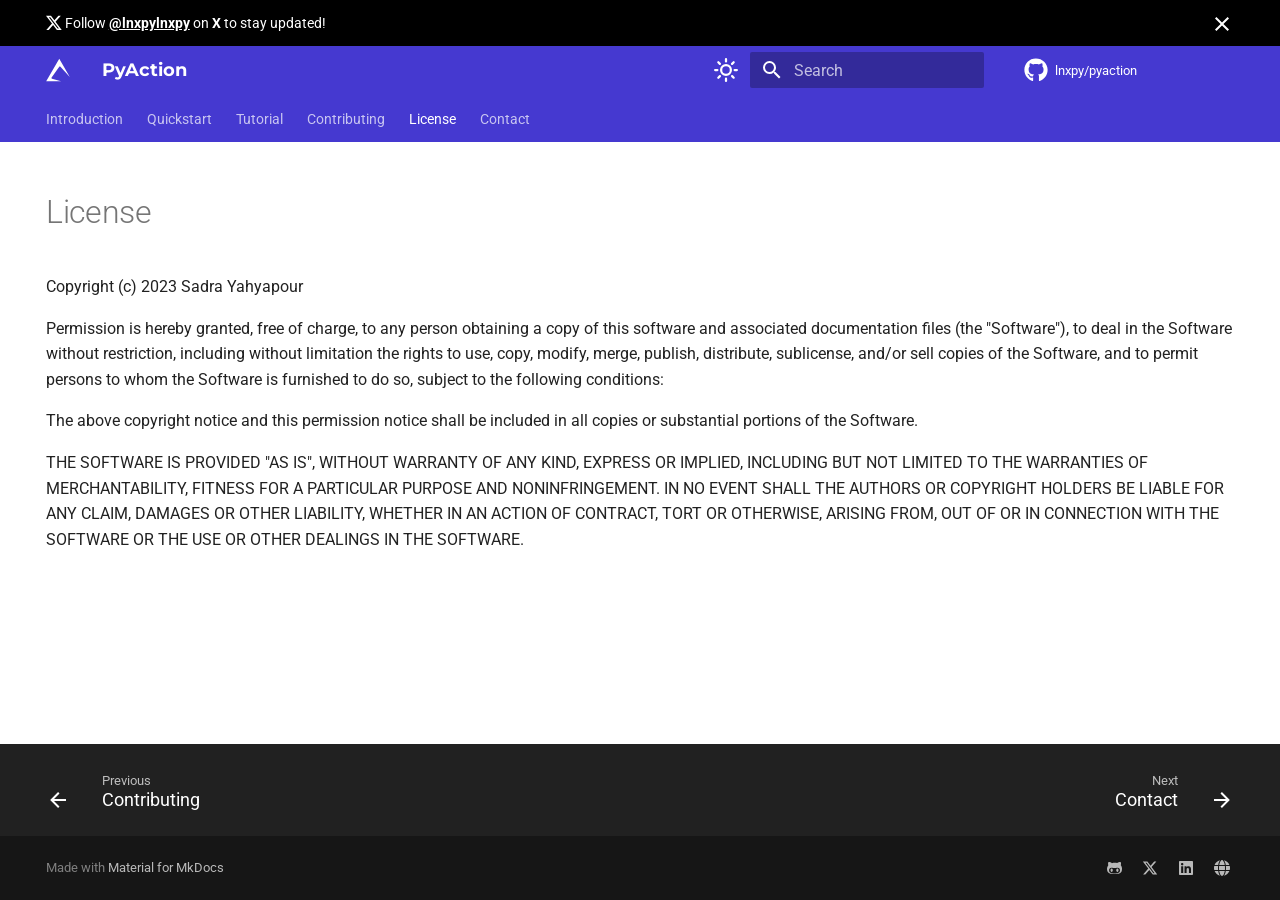
<file: license/index.html>
<!doctype html>
<html lang="en" class="no-js">
  <head>
    
      <meta charset="utf-8">
      <meta name="viewport" content="width=device-width,initial-scale=1">
      
        <meta name="description" content="License Terms">
      
      
      
        <link rel="canonical" href="https://pyaction.imsadra.me/license/">
      
      
        <link rel="prev" href="../contributing/">
      
      
        <link rel="next" href="../contact/">
      
      
      <link rel="icon" href="../img/logo.svg">
      <meta name="generator" content="mkdocs-1.6.1, mkdocs-material-9.5.39">
    
    
      
        <title>License - PyAction</title>
      
    
    
      <link rel="stylesheet" href="../assets/stylesheets/main.8c3ca2c6.min.css">
      
        
        <link rel="stylesheet" href="../assets/stylesheets/palette.06af60db.min.css">
      
      

  
  
  
  
  <style>:root{--md-annotation-icon:url('data:image/svg+xml;charset=utf-8,<svg xmlns="http://www.w3.org/2000/svg" viewBox="0 0 24 24"><path d="m12 17 1.56-3.42L17 12l-3.44-1.56L12 7l-1.57 3.44L7 12l3.43 1.58zM8.17 2.76A10.1 10.1 0 0 1 12 2c1.31 0 2.61.26 3.83.76 1.21.5 2.31 1.24 3.24 2.17s1.67 2.03 2.17 3.24c.5 1.22.76 2.52.76 3.83 0 2.65-1.05 5.2-2.93 7.07A9.97 9.97 0 0 1 12 22a10.1 10.1 0 0 1-3.83-.76 10 10 0 0 1-3.24-2.17A9.97 9.97 0 0 1 2 12c0-2.65 1.05-5.2 2.93-7.07.93-.93 2.03-1.67 3.24-2.17m-1.83 14.9C7.84 19.16 9.88 20 12 20s4.16-.84 5.66-2.34S20 14.12 20 12s-.84-4.16-2.34-5.66A8 8 0 0 0 12 4c-2.12 0-4.16.84-5.66 2.34A8 8 0 0 0 4 12c0 2.12.84 4.16 2.34 5.66"/></svg>');}</style>


    
    
      
    
    
      
        
        
        <link rel="preconnect" href="https://fonts.gstatic.com" crossorigin>
        <link rel="stylesheet" href="https://fonts.googleapis.com/css?family=Roboto:300,300i,400,400i,700,700i%7CRoboto+Mono:400,400i,700,700i&display=fallback">
        <style>:root{--md-text-font:"Roboto";--md-code-font:"Roboto Mono"}</style>
      
    
    
      <link rel="stylesheet" href="../css/style.css">
    
    <script>__md_scope=new URL("..",location),__md_hash=e=>[...e].reduce(((e,_)=>(e<<5)-e+_.charCodeAt(0)),0),__md_get=(e,_=localStorage,t=__md_scope)=>JSON.parse(_.getItem(t.pathname+"."+e)),__md_set=(e,_,t=localStorage,a=__md_scope)=>{try{t.setItem(a.pathname+"."+e,JSON.stringify(_))}catch(e){}}</script>
    
      

    
    
      
        <meta  property="og:type"  content="website" >
      
        <meta  property="og:title"  content="License - PyAction" >
      
        <meta  property="og:description"  content="License Terms" >
      
        <meta  property="og:image"  content="https://pyaction.imsadra.me/assets/images/social/license.png" >
      
        <meta  property="og:image:type"  content="image/png" >
      
        <meta  property="og:image:width"  content="1200" >
      
        <meta  property="og:image:height"  content="630" >
      
        <meta  property="og:url"  content="https://pyaction.imsadra.me/license/" >
      
        <meta  name="twitter:card"  content="summary_large_image" >
      
        <meta  name="twitter:title"  content="License - PyAction" >
      
        <meta  name="twitter:description"  content="License Terms" >
      
        <meta  name="twitter:image"  content="https://pyaction.imsadra.me/assets/images/social/license.png" >
      
    
    
  </head>
  
  
    
    
      
    
    
    
    
    <body dir="ltr" data-md-color-scheme="default" data-md-color-primary="indigo" data-md-color-accent="indigo">
  
    
    <input class="md-toggle" data-md-toggle="drawer" type="checkbox" id="__drawer" autocomplete="off">
    <input class="md-toggle" data-md-toggle="search" type="checkbox" id="__search" autocomplete="off">
    <label class="md-overlay" for="__drawer"></label>
    <div data-md-component="skip">
      
    </div>
    <div data-md-component="announce">
      
        <aside class="md-banner">
          <div class="md-banner__inner md-grid md-typeset">
            
              <button class="md-banner__button md-icon" aria-label="Don't show this again">
                
                <svg xmlns="http://www.w3.org/2000/svg" viewBox="0 0 24 24"><path d="M19 6.41 17.59 5 12 10.59 6.41 5 5 6.41 10.59 12 5 17.59 6.41 19 12 13.41 17.59 19 19 17.59 13.41 12z"/></svg>
              </button>
            
            
<span class="twemoji"><svg xmlns="http://www.w3.org/2000/svg" viewBox="0 0 24 24"><path d="M18.901 1.153h3.68l-8.04 9.19L24 22.846h-7.406l-5.8-7.584-6.638 7.584H.474l8.6-9.83L0 1.154h7.594l5.243 6.932ZM17.61 20.644h2.039L6.486 3.24H4.298Z"/></svg></span><span> Follow <a href="https://twitter.com/lnxpylnxpy"><strong>@lnxpylnxpy</strong></a> on <strong>X</strong> to stay updated!</span>

          </div>
          
            <script>var el=document.querySelector("[data-md-component=announce]");if(el){var content=el.querySelector(".md-typeset");__md_hash(content.innerHTML)===__md_get("__announce")&&(el.hidden=!0)}</script>
          
        </aside>
      
    </div>
    
    
      

<header class="md-header" data-md-component="header">
  <nav class="md-header__inner md-grid" aria-label="Header">
    <a href=".." title="PyAction" class="md-header__button md-logo" aria-label="PyAction" data-md-component="logo">
      
  <img src="../img/logo.svg" alt="logo">

    </a>
    <label class="md-header__button md-icon" for="__drawer">
      
      <svg xmlns="http://www.w3.org/2000/svg" viewBox="0 0 24 24"><path d="M3 6h18v2H3zm0 5h18v2H3zm0 5h18v2H3z"/></svg>
    </label>
    <div class="md-header__title" data-md-component="header-title">
      <div class="md-header__ellipsis">
        <div class="md-header__topic">
          <span class="md-ellipsis">
            PyAction
          </span>
        </div>
        <div class="md-header__topic" data-md-component="header-topic">
          <span class="md-ellipsis">
            
              License
            
          </span>
        </div>
      </div>
    </div>
    
      
        <form class="md-header__option" data-md-component="palette">
  
    
    
    
    <input class="md-option" data-md-color-media="" data-md-color-scheme="default" data-md-color-primary="indigo" data-md-color-accent="indigo"  aria-label="Switch to dark mode"  type="radio" name="__palette" id="__palette_0">
    
      <label class="md-header__button md-icon" title="Switch to dark mode" for="__palette_1" hidden>
        <svg xmlns="http://www.w3.org/2000/svg" viewBox="0 0 16 16"><path d="M8 12a4 4 0 1 1 0-8 4 4 0 0 1 0 8m0-1.5a2.5 2.5 0 1 0 0-5 2.5 2.5 0 0 0 0 5m5.657-8.157a.75.75 0 0 1 0 1.061l-1.061 1.06a.749.749 0 0 1-1.275-.326.75.75 0 0 1 .215-.734l1.06-1.06a.75.75 0 0 1 1.06 0Zm-9.193 9.193a.75.75 0 0 1 0 1.06l-1.06 1.061a.75.75 0 1 1-1.061-1.06l1.06-1.061a.75.75 0 0 1 1.061 0M8 0a.75.75 0 0 1 .75.75v1.5a.75.75 0 0 1-1.5 0V.75A.75.75 0 0 1 8 0M3 8a.75.75 0 0 1-.75.75H.75a.75.75 0 0 1 0-1.5h1.5A.75.75 0 0 1 3 8m13 0a.75.75 0 0 1-.75.75h-1.5a.75.75 0 0 1 0-1.5h1.5A.75.75 0 0 1 16 8m-8 5a.75.75 0 0 1 .75.75v1.5a.75.75 0 0 1-1.5 0v-1.5A.75.75 0 0 1 8 13m3.536-1.464a.75.75 0 0 1 1.06 0l1.061 1.06a.75.75 0 0 1-1.06 1.061l-1.061-1.06a.75.75 0 0 1 0-1.061M2.343 2.343a.75.75 0 0 1 1.061 0l1.06 1.061a.75.75 0 0 1-.018 1.042.75.75 0 0 1-1.042.018l-1.06-1.06a.75.75 0 0 1 0-1.06Z"/></svg>
      </label>
    
  
    
    
    
    <input class="md-option" data-md-color-media="" data-md-color-scheme="slate" data-md-color-primary="indigo" data-md-color-accent="indigo"  aria-label="Switch to light mode"  type="radio" name="__palette" id="__palette_1">
    
      <label class="md-header__button md-icon" title="Switch to light mode" for="__palette_0" hidden>
        <svg xmlns="http://www.w3.org/2000/svg" viewBox="0 0 16 16"><path d="M9.598 1.591a.75.75 0 0 1 .785-.175 7.001 7.001 0 1 1-8.967 8.967.75.75 0 0 1 .961-.96 5.5 5.5 0 0 0 7.046-7.046.75.75 0 0 1 .175-.786m1.616 1.945a7 7 0 0 1-7.678 7.678 5.499 5.499 0 1 0 7.678-7.678"/></svg>
      </label>
    
  
</form>
      
    
    
      <script>var palette=__md_get("__palette");if(palette&&palette.color){if("(prefers-color-scheme)"===palette.color.media){var media=matchMedia("(prefers-color-scheme: light)"),input=document.querySelector(media.matches?"[data-md-color-media='(prefers-color-scheme: light)']":"[data-md-color-media='(prefers-color-scheme: dark)']");palette.color.media=input.getAttribute("data-md-color-media"),palette.color.scheme=input.getAttribute("data-md-color-scheme"),palette.color.primary=input.getAttribute("data-md-color-primary"),palette.color.accent=input.getAttribute("data-md-color-accent")}for(var[key,value]of Object.entries(palette.color))document.body.setAttribute("data-md-color-"+key,value)}</script>
    
    
    
      <label class="md-header__button md-icon" for="__search">
        
        <svg xmlns="http://www.w3.org/2000/svg" viewBox="0 0 24 24"><path d="M9.5 3A6.5 6.5 0 0 1 16 9.5c0 1.61-.59 3.09-1.56 4.23l.27.27h.79l5 5-1.5 1.5-5-5v-.79l-.27-.27A6.52 6.52 0 0 1 9.5 16 6.5 6.5 0 0 1 3 9.5 6.5 6.5 0 0 1 9.5 3m0 2C7 5 5 7 5 9.5S7 14 9.5 14 14 12 14 9.5 12 5 9.5 5"/></svg>
      </label>
      <div class="md-search" data-md-component="search" role="dialog">
  <label class="md-search__overlay" for="__search"></label>
  <div class="md-search__inner" role="search">
    <form class="md-search__form" name="search">
      <input type="text" class="md-search__input" name="query" aria-label="Search" placeholder="Search" autocapitalize="off" autocorrect="off" autocomplete="off" spellcheck="false" data-md-component="search-query" required>
      <label class="md-search__icon md-icon" for="__search">
        
        <svg xmlns="http://www.w3.org/2000/svg" viewBox="0 0 24 24"><path d="M9.5 3A6.5 6.5 0 0 1 16 9.5c0 1.61-.59 3.09-1.56 4.23l.27.27h.79l5 5-1.5 1.5-5-5v-.79l-.27-.27A6.52 6.52 0 0 1 9.5 16 6.5 6.5 0 0 1 3 9.5 6.5 6.5 0 0 1 9.5 3m0 2C7 5 5 7 5 9.5S7 14 9.5 14 14 12 14 9.5 12 5 9.5 5"/></svg>
        
        <svg xmlns="http://www.w3.org/2000/svg" viewBox="0 0 24 24"><path d="M20 11v2H8l5.5 5.5-1.42 1.42L4.16 12l7.92-7.92L13.5 5.5 8 11z"/></svg>
      </label>
      <nav class="md-search__options" aria-label="Search">
        
        <button type="reset" class="md-search__icon md-icon" title="Clear" aria-label="Clear" tabindex="-1">
          
          <svg xmlns="http://www.w3.org/2000/svg" viewBox="0 0 24 24"><path d="M19 6.41 17.59 5 12 10.59 6.41 5 5 6.41 10.59 12 5 17.59 6.41 19 12 13.41 17.59 19 19 17.59 13.41 12z"/></svg>
        </button>
      </nav>
      
    </form>
    <div class="md-search__output">
      <div class="md-search__scrollwrap" tabindex="0" data-md-scrollfix>
        <div class="md-search-result" data-md-component="search-result">
          <div class="md-search-result__meta">
            Initializing search
          </div>
          <ol class="md-search-result__list" role="presentation"></ol>
        </div>
      </div>
    </div>
  </div>
</div>
    
    
      <div class="md-header__source">
        <a href="https://github.com/lnxpy/pyaction" title="Go to repository" class="md-source" data-md-component="source">
  <div class="md-source__icon md-icon">
    
    <svg xmlns="http://www.w3.org/2000/svg" viewBox="0 0 496 512"><!--! Font Awesome Free 6.6.0 by @fontawesome - https://fontawesome.com License - https://fontawesome.com/license/free (Icons: CC BY 4.0, Fonts: SIL OFL 1.1, Code: MIT License) Copyright 2024 Fonticons, Inc.--><path d="M165.9 397.4c0 2-2.3 3.6-5.2 3.6-3.3.3-5.6-1.3-5.6-3.6 0-2 2.3-3.6 5.2-3.6 3-.3 5.6 1.3 5.6 3.6m-31.1-4.5c-.7 2 1.3 4.3 4.3 4.9 2.6 1 5.6 0 6.2-2s-1.3-4.3-4.3-5.2c-2.6-.7-5.5.3-6.2 2.3m44.2-1.7c-2.9.7-4.9 2.6-4.6 4.9.3 2 2.9 3.3 5.9 2.6 2.9-.7 4.9-2.6 4.6-4.6-.3-1.9-3-3.2-5.9-2.9M244.8 8C106.1 8 0 113.3 0 252c0 110.9 69.8 205.8 169.5 239.2 12.8 2.3 17.3-5.6 17.3-12.1 0-6.2-.3-40.4-.3-61.4 0 0-70 15-84.7-29.8 0 0-11.4-29.1-27.8-36.6 0 0-22.9-15.7 1.6-15.4 0 0 24.9 2 38.6 25.8 21.9 38.6 58.6 27.5 72.9 20.9 2.3-16 8.8-27.1 16-33.7-55.9-6.2-112.3-14.3-112.3-110.5 0-27.5 7.6-41.3 23.6-58.9-2.6-6.5-11.1-33.3 2.6-67.9 20.9-6.5 69 27 69 27 20-5.6 41.5-8.5 62.8-8.5s42.8 2.9 62.8 8.5c0 0 48.1-33.6 69-27 13.7 34.7 5.2 61.4 2.6 67.9 16 17.7 25.8 31.5 25.8 58.9 0 96.5-58.9 104.2-114.8 110.5 9.2 7.9 17 22.9 17 46.4 0 33.7-.3 75.4-.3 83.6 0 6.5 4.6 14.4 17.3 12.1C428.2 457.8 496 362.9 496 252 496 113.3 383.5 8 244.8 8M97.2 352.9c-1.3 1-1 3.3.7 5.2 1.6 1.6 3.9 2.3 5.2 1 1.3-1 1-3.3-.7-5.2-1.6-1.6-3.9-2.3-5.2-1m-10.8-8.1c-.7 1.3.3 2.9 2.3 3.9 1.6 1 3.6.7 4.3-.7.7-1.3-.3-2.9-2.3-3.9-2-.6-3.6-.3-4.3.7m32.4 35.6c-1.6 1.3-1 4.3 1.3 6.2 2.3 2.3 5.2 2.6 6.5 1 1.3-1.3.7-4.3-1.3-6.2-2.2-2.3-5.2-2.6-6.5-1m-11.4-14.7c-1.6 1-1.6 3.6 0 5.9s4.3 3.3 5.6 2.3c1.6-1.3 1.6-3.9 0-6.2-1.4-2.3-4-3.3-5.6-2"/></svg>
  </div>
  <div class="md-source__repository">
    lnxpy/pyaction
  </div>
</a>
      </div>
    
  </nav>
  
</header>
    
    <div class="md-container" data-md-component="container">
      
      
        
          
            
<nav class="md-tabs" aria-label="Tabs" data-md-component="tabs">
  <div class="md-grid">
    <ul class="md-tabs__list">
      
        
  
  
  
    <li class="md-tabs__item">
      <a href=".." class="md-tabs__link">
        
  
    
  
  Introduction

      </a>
    </li>
  

      
        
  
  
  
    <li class="md-tabs__item">
      <a href="../quickstart/" class="md-tabs__link">
        
  
    
  
  Quickstart

      </a>
    </li>
  

      
        
  
  
  
    <li class="md-tabs__item">
      <a href="../tutorial/" class="md-tabs__link">
        
  
    
  
  Tutorial

      </a>
    </li>
  

      
        
  
  
  
    <li class="md-tabs__item">
      <a href="../contributing/" class="md-tabs__link">
        
  
    
  
  Contributing

      </a>
    </li>
  

      
        
  
  
    
  
  
    <li class="md-tabs__item md-tabs__item--active">
      <a href="./" class="md-tabs__link">
        
  
    
  
  License

      </a>
    </li>
  

      
        
  
  
  
    <li class="md-tabs__item">
      <a href="../contact/" class="md-tabs__link">
        
  
    
  
  Contact

      </a>
    </li>
  

      
    </ul>
  </div>
</nav>
          
        
      
      <main class="md-main" data-md-component="main">
        <div class="md-main__inner md-grid">
          
            
              
                
              
              <div class="md-sidebar md-sidebar--primary" data-md-component="sidebar" data-md-type="navigation" hidden>
                <div class="md-sidebar__scrollwrap">
                  <div class="md-sidebar__inner">
                    


  


  

<nav class="md-nav md-nav--primary md-nav--lifted md-nav--integrated" aria-label="Navigation" data-md-level="0">
  <label class="md-nav__title" for="__drawer">
    <a href=".." title="PyAction" class="md-nav__button md-logo" aria-label="PyAction" data-md-component="logo">
      
  <img src="../img/logo.svg" alt="logo">

    </a>
    PyAction
  </label>
  
    <div class="md-nav__source">
      <a href="https://github.com/lnxpy/pyaction" title="Go to repository" class="md-source" data-md-component="source">
  <div class="md-source__icon md-icon">
    
    <svg xmlns="http://www.w3.org/2000/svg" viewBox="0 0 496 512"><!--! Font Awesome Free 6.6.0 by @fontawesome - https://fontawesome.com License - https://fontawesome.com/license/free (Icons: CC BY 4.0, Fonts: SIL OFL 1.1, Code: MIT License) Copyright 2024 Fonticons, Inc.--><path d="M165.9 397.4c0 2-2.3 3.6-5.2 3.6-3.3.3-5.6-1.3-5.6-3.6 0-2 2.3-3.6 5.2-3.6 3-.3 5.6 1.3 5.6 3.6m-31.1-4.5c-.7 2 1.3 4.3 4.3 4.9 2.6 1 5.6 0 6.2-2s-1.3-4.3-4.3-5.2c-2.6-.7-5.5.3-6.2 2.3m44.2-1.7c-2.9.7-4.9 2.6-4.6 4.9.3 2 2.9 3.3 5.9 2.6 2.9-.7 4.9-2.6 4.6-4.6-.3-1.9-3-3.2-5.9-2.9M244.8 8C106.1 8 0 113.3 0 252c0 110.9 69.8 205.8 169.5 239.2 12.8 2.3 17.3-5.6 17.3-12.1 0-6.2-.3-40.4-.3-61.4 0 0-70 15-84.7-29.8 0 0-11.4-29.1-27.8-36.6 0 0-22.9-15.7 1.6-15.4 0 0 24.9 2 38.6 25.8 21.9 38.6 58.6 27.5 72.9 20.9 2.3-16 8.8-27.1 16-33.7-55.9-6.2-112.3-14.3-112.3-110.5 0-27.5 7.6-41.3 23.6-58.9-2.6-6.5-11.1-33.3 2.6-67.9 20.9-6.5 69 27 69 27 20-5.6 41.5-8.5 62.8-8.5s42.8 2.9 62.8 8.5c0 0 48.1-33.6 69-27 13.7 34.7 5.2 61.4 2.6 67.9 16 17.7 25.8 31.5 25.8 58.9 0 96.5-58.9 104.2-114.8 110.5 9.2 7.9 17 22.9 17 46.4 0 33.7-.3 75.4-.3 83.6 0 6.5 4.6 14.4 17.3 12.1C428.2 457.8 496 362.9 496 252 496 113.3 383.5 8 244.8 8M97.2 352.9c-1.3 1-1 3.3.7 5.2 1.6 1.6 3.9 2.3 5.2 1 1.3-1 1-3.3-.7-5.2-1.6-1.6-3.9-2.3-5.2-1m-10.8-8.1c-.7 1.3.3 2.9 2.3 3.9 1.6 1 3.6.7 4.3-.7.7-1.3-.3-2.9-2.3-3.9-2-.6-3.6-.3-4.3.7m32.4 35.6c-1.6 1.3-1 4.3 1.3 6.2 2.3 2.3 5.2 2.6 6.5 1 1.3-1.3.7-4.3-1.3-6.2-2.2-2.3-5.2-2.6-6.5-1m-11.4-14.7c-1.6 1-1.6 3.6 0 5.9s4.3 3.3 5.6 2.3c1.6-1.3 1.6-3.9 0-6.2-1.4-2.3-4-3.3-5.6-2"/></svg>
  </div>
  <div class="md-source__repository">
    lnxpy/pyaction
  </div>
</a>
    </div>
  
  <ul class="md-nav__list" data-md-scrollfix>
    
      
      
  
  
  
  
    <li class="md-nav__item">
      <a href=".." class="md-nav__link">
        
  
  <span class="md-ellipsis">
    Introduction
  </span>
  

      </a>
    </li>
  

    
      
      
  
  
  
  
    <li class="md-nav__item">
      <a href="../quickstart/" class="md-nav__link">
        
  
  <span class="md-ellipsis">
    Quickstart
  </span>
  

      </a>
    </li>
  

    
      
      
  
  
  
  
    <li class="md-nav__item">
      <a href="../tutorial/" class="md-nav__link">
        
  
  <span class="md-ellipsis">
    Tutorial
  </span>
  

      </a>
    </li>
  

    
      
      
  
  
  
  
    <li class="md-nav__item">
      <a href="../contributing/" class="md-nav__link">
        
  
  <span class="md-ellipsis">
    Contributing
  </span>
  

      </a>
    </li>
  

    
      
      
  
  
    
  
  
  
    <li class="md-nav__item md-nav__item--active">
      
      <input class="md-nav__toggle md-toggle" type="checkbox" id="__toc">
      
      
      
      <a href="./" class="md-nav__link md-nav__link--active">
        
  
  <span class="md-ellipsis">
    License
  </span>
  

      </a>
      
    </li>
  

    
      
      
  
  
  
  
    <li class="md-nav__item">
      <a href="../contact/" class="md-nav__link">
        
  
  <span class="md-ellipsis">
    Contact
  </span>
  

      </a>
    </li>
  

    
  </ul>
</nav>
                  </div>
                </div>
              </div>
            
            
          
          
            <div class="md-content" data-md-component="content">
              <article class="md-content__inner md-typeset">
                
                  

  
  


  <h1>License</h1>

<p>Copyright (c) 2023 Sadra Yahyapour</p>
<p>Permission is hereby granted, free of charge, to any person obtaining a copy
of this software and associated documentation files (the "Software"), to deal
in the Software without restriction, including without limitation the rights
to use, copy, modify, merge, publish, distribute, sublicense, and/or sell
copies of the Software, and to permit persons to whom the Software is
furnished to do so, subject to the following conditions:</p>
<p>The above copyright notice and this permission notice shall be included in all
copies or substantial portions of the Software.</p>
<p>THE SOFTWARE IS PROVIDED "AS IS", WITHOUT WARRANTY OF ANY KIND, EXPRESS OR
IMPLIED, INCLUDING BUT NOT LIMITED TO THE WARRANTIES OF MERCHANTABILITY,
FITNESS FOR A PARTICULAR PURPOSE AND NONINFRINGEMENT. IN NO EVENT SHALL THE
AUTHORS OR COPYRIGHT HOLDERS BE LIABLE FOR ANY CLAIM, DAMAGES OR OTHER
LIABILITY, WHETHER IN AN ACTION OF CONTRACT, TORT OR OTHERWISE, ARISING FROM,
OUT OF OR IN CONNECTION WITH THE SOFTWARE OR THE USE OR OTHER DEALINGS IN THE
SOFTWARE.</p>







  
  




  



                
              </article>
            </div>
          
          
<script>var target=document.getElementById(location.hash.slice(1));target&&target.name&&(target.checked=target.name.startsWith("__tabbed_"))</script>
        </div>
        
      </main>
      
        <footer class="md-footer">
  
    
      
        
      
      <nav class="md-footer__inner md-grid" aria-label="Footer" >
        
          
          <a href="../contributing/" class="md-footer__link md-footer__link--prev" aria-label="Previous: Contributing">
            <div class="md-footer__button md-icon">
              
              <svg xmlns="http://www.w3.org/2000/svg" viewBox="0 0 24 24"><path d="M20 11v2H8l5.5 5.5-1.42 1.42L4.16 12l7.92-7.92L13.5 5.5 8 11z"/></svg>
            </div>
            <div class="md-footer__title">
              <span class="md-footer__direction">
                Previous
              </span>
              <div class="md-ellipsis">
                Contributing
              </div>
            </div>
          </a>
        
        
          
          <a href="../contact/" class="md-footer__link md-footer__link--next" aria-label="Next: Contact">
            <div class="md-footer__title">
              <span class="md-footer__direction">
                Next
              </span>
              <div class="md-ellipsis">
                Contact
              </div>
            </div>
            <div class="md-footer__button md-icon">
              
              <svg xmlns="http://www.w3.org/2000/svg" viewBox="0 0 24 24"><path d="M4 11v2h12l-5.5 5.5 1.42 1.42L19.84 12l-7.92-7.92L10.5 5.5 16 11z"/></svg>
            </div>
          </a>
        
      </nav>
    
  
  <div class="md-footer-meta md-typeset">
    <div class="md-footer-meta__inner md-grid">
      <div class="md-copyright">
  
  
    Made with
    <a href="https://squidfunk.github.io/mkdocs-material/" target="_blank" rel="noopener">
      Material for MkDocs
    </a>
  
</div>
      
        <div class="md-social">
  
    
    
    
    
      
      
    
    <a href="https://github.com/lnxpy/pyaction" target="_blank" rel="noopener" title="github.com" class="md-social__link">
      <svg xmlns="http://www.w3.org/2000/svg" viewBox="0 0 480 512"><!--! Font Awesome Free 6.6.0 by @fontawesome - https://fontawesome.com License - https://fontawesome.com/license/free (Icons: CC BY 4.0, Fonts: SIL OFL 1.1, Code: MIT License) Copyright 2024 Fonticons, Inc.--><path d="M186.1 328.7c0 20.9-10.9 55.1-36.7 55.1s-36.7-34.2-36.7-55.1 10.9-55.1 36.7-55.1 36.7 34.2 36.7 55.1M480 278.2c0 31.9-3.2 65.7-17.5 95-37.9 76.6-142.1 74.8-216.7 74.8-75.8 0-186.2 2.7-225.6-74.8-14.6-29-20.2-63.1-20.2-95 0-41.9 13.9-81.5 41.5-113.6-5.2-15.8-7.7-32.4-7.7-48.8 0-21.5 4.9-32.3 14.6-51.8 45.3 0 74.3 9 108.8 36 29-6.9 58.8-10 88.7-10 27 0 54.2 2.9 80.4 9.2 34-26.7 63-35.2 107.8-35.2 9.8 19.5 14.6 30.3 14.6 51.8 0 16.4-2.6 32.7-7.7 48.2 27.5 32.4 39 72.3 39 114.2m-64.3 50.5c0-43.9-26.7-82.6-73.5-82.6-18.9 0-37 3.4-56 6-14.9 2.3-29.8 3.2-45.1 3.2-15.2 0-30.1-.9-45.1-3.2-18.7-2.6-37-6-56-6-46.8 0-73.5 38.7-73.5 82.6 0 87.8 80.4 101.3 150.4 101.3h48.2c70.3 0 150.6-13.4 150.6-101.3m-82.6-55.1c-25.8 0-36.7 34.2-36.7 55.1s10.9 55.1 36.7 55.1 36.7-34.2 36.7-55.1-10.9-55.1-36.7-55.1"/></svg>
    </a>
  
    
    
    
    
      
      
    
    <a href="https://twitter.com/lnxpylnxpy" target="_blank" rel="noopener" title="twitter.com" class="md-social__link">
      <svg xmlns="http://www.w3.org/2000/svg" viewBox="0 0 512 512"><!--! Font Awesome Free 6.6.0 by @fontawesome - https://fontawesome.com License - https://fontawesome.com/license/free (Icons: CC BY 4.0, Fonts: SIL OFL 1.1, Code: MIT License) Copyright 2024 Fonticons, Inc.--><path d="M389.2 48h70.6L305.6 224.2 487 464H345L233.7 318.6 106.5 464H35.8l164.9-188.5L26.8 48h145.6l100.5 132.9zm-24.8 373.8h39.1L151.1 88h-42z"/></svg>
    </a>
  
    
    
    
    
      
      
    
    <a href="https://linkedin.com/in/sadra-yahyapour" target="_blank" rel="noopener" title="linkedin.com" class="md-social__link">
      <svg xmlns="http://www.w3.org/2000/svg" viewBox="0 0 448 512"><!--! Font Awesome Free 6.6.0 by @fontawesome - https://fontawesome.com License - https://fontawesome.com/license/free (Icons: CC BY 4.0, Fonts: SIL OFL 1.1, Code: MIT License) Copyright 2024 Fonticons, Inc.--><path d="M416 32H31.9C14.3 32 0 46.5 0 64.3v383.4C0 465.5 14.3 480 31.9 480H416c17.6 0 32-14.5 32-32.3V64.3c0-17.8-14.4-32.3-32-32.3M135.4 416H69V202.2h66.5V416zm-33.2-243c-21.3 0-38.5-17.3-38.5-38.5S80.9 96 102.2 96c21.2 0 38.5 17.3 38.5 38.5 0 21.3-17.2 38.5-38.5 38.5m282.1 243h-66.4V312c0-24.8-.5-56.7-34.5-56.7-34.6 0-39.9 27-39.9 54.9V416h-66.4V202.2h63.7v29.2h.9c8.9-16.8 30.6-34.5 62.9-34.5 67.2 0 79.7 44.3 79.7 101.9z"/></svg>
    </a>
  
    
    
    
    
      
      
    
    <a href="https://imsadra.me" target="_blank" rel="noopener" title="imsadra.me" class="md-social__link">
      <svg xmlns="http://www.w3.org/2000/svg" viewBox="0 0 512 512"><!--! Font Awesome Free 6.6.0 by @fontawesome - https://fontawesome.com License - https://fontawesome.com/license/free (Icons: CC BY 4.0, Fonts: SIL OFL 1.1, Code: MIT License) Copyright 2024 Fonticons, Inc.--><path d="M352 256c0 22.2-1.2 43.6-3.3 64H163.4c-2.2-20.4-3.3-41.8-3.3-64s1.2-43.6 3.3-64h185.3c2.2 20.4 3.3 41.8 3.3 64m28.8-64h123.1c5.3 20.5 8.1 41.9 8.1 64s-2.8 43.5-8.1 64H380.8c2.1-20.6 3.2-42 3.2-64s-1.1-43.4-3.2-64m112.6-32H376.7c-10-63.9-29.8-117.4-55.3-151.6 78.3 20.7 142 77.5 171.9 151.6zm-149.1 0H167.7c6.1-36.4 15.5-68.6 27-94.7 10.5-23.6 22.2-40.7 33.5-51.5C239.4 3.2 248.7 0 256 0s16.6 3.2 27.8 13.8c11.3 10.8 23 27.9 33.5 51.5 11.6 26 20.9 58.2 27 94.7m-209 0H18.6c30-74.1 93.6-130.9 172-151.6-25.5 34.2-45.3 87.7-55.3 151.6M8.1 192h123.1c-2.1 20.6-3.2 42-3.2 64s1.1 43.4 3.2 64H8.1C2.8 299.5 0 278.1 0 256s2.8-43.5 8.1-64m186.6 254.6c-11.6-26-20.9-58.2-27-94.6h176.6c-6.1 36.4-15.5 68.6-27 94.6-10.5 23.6-22.2 40.7-33.5 51.5-11.2 10.7-20.5 13.9-27.8 13.9s-16.6-3.2-27.8-13.8c-11.3-10.8-23-27.9-33.5-51.5zM135.3 352c10 63.9 29.8 117.4 55.3 151.6-78.4-20.7-142-77.5-172-151.6zm358.1 0c-30 74.1-93.6 130.9-171.9 151.6 25.5-34.2 45.2-87.7 55.3-151.6h116.7z"/></svg>
    </a>
  
</div>
      
    </div>
  </div>
</footer>
      
    </div>
    <div class="md-dialog" data-md-component="dialog">
      <div class="md-dialog__inner md-typeset"></div>
    </div>
    
    
    <script id="__config" type="application/json">{"base": "..", "features": ["navigation.instant", "content.code.copy", "navigation.footer", "search.highlight", "content.code.annotate", "navigation.tabs", "toc.integrate", "announce.dismiss"], "search": "../assets/javascripts/workers/search.6ce7567c.min.js", "translations": {"clipboard.copied": "Copied to clipboard", "clipboard.copy": "Copy to clipboard", "search.result.more.one": "1 more on this page", "search.result.more.other": "# more on this page", "search.result.none": "No matching documents", "search.result.one": "1 matching document", "search.result.other": "# matching documents", "search.result.placeholder": "Type to start searching", "search.result.term.missing": "Missing", "select.version": "Select version"}}</script>
    
    
      <script src="../assets/javascripts/bundle.525ec568.min.js"></script>
      
    
  </body>
</html>
</file>
<file: css/navbar.css>
.md-header {
    background-color: black;
    box-shadow: none;
}

.md-tabs{
    background-color: black;
}

.md-footer{
    background-color: #14161b;
}

.md-footer-meta{
    background-color: black;
}

.md-banner{
    background-color: #F95428;
}

.md-banner a{
    color: white !important;
    text-decoration: underline;
}
</file>
<file: css/style.css>
@import url('https://fonts.googleapis.com/css2?family=Manrope:wght@200..800&display=swap');
@import url('https://fonts.googleapis.com/css2?family=Montserrat:ital,wght@0,100..900;1,100..900&display=swap');

.md-header .md-ellipsis{
    font-family: "Montserrat", sans-serif;
    font-weight: 700;
}

.md-header {
    background-color: #4539d0;
    box-shadow: none;
}

.md-tabs{
    background-color: #4539d0;
}

.md-banner{
    background: black;
}

.md-banner a{
    color: white !important;
    text-decoration: underline;
}

.rounded {
    border-radius: 10px;
}

.md-main blockquote {
  border: unset !important;
  border-radius: 4px;
  padding: 20px 0 20px 0;
}

.md-main blockquote p {
  display: inline;
}

.md-main blockquote:before {
  opacity: 0.1;
  z-index: -1;
  content: open-quote;
  font-family: manrope;
  font-size: 14em;
  line-height: 0.53em;
  margin-left: -25px;
  position: absolute;
}

.md-main blockquote mark {
    display: block;
    background-color: unset;
    margin: 15px 0 0 20px;
    font-style: italic;
    font-size: 19px;
    font-weight: 150;
}
</file>
<file: assets/stylesheets/main.10ba22f1.min.css>
@charset "UTF-8";html{-webkit-text-size-adjust:none;-moz-text-size-adjust:none;text-size-adjust:none;box-sizing:border-box}*,:after,:before{box-sizing:inherit}@media (prefers-reduced-motion){*,:after,:before{transition:none!important}}body{margin:0}a,button,input,label{-webkit-tap-highlight-color:transparent}a{color:inherit;text-decoration:none}hr{border:0;box-sizing:initial;display:block;height:.05rem;overflow:visible;padding:0}small{font-size:80%}sub,sup{line-height:1em}img{border-style:none}table{border-collapse:initial;border-spacing:0}td,th{font-weight:400;vertical-align:top}button{background:#0000;border:0;font-family:inherit;font-size:inherit;margin:0;padding:0}input{border:0;outline:none}:root{--md-primary-fg-color:#4051b5;--md-primary-fg-color--light:#5d6cc0;--md-primary-fg-color--dark:#303fa1;--md-primary-bg-color:#fff;--md-primary-bg-color--light:#ffffffb3;--md-accent-fg-color:#526cfe;--md-accent-fg-color--transparent:#526cfe1a;--md-accent-bg-color:#fff;--md-accent-bg-color--light:#ffffffb3}[data-md-color-scheme=default]{color-scheme:light}[data-md-color-scheme=default] img[src$="#gh-dark-mode-only"],[data-md-color-scheme=default] img[src$="#only-dark"]{display:none}:root,[data-md-color-scheme=default]{--md-hue:225deg;--md-default-fg-color:#000000de;--md-default-fg-color--light:#0000008a;--md-default-fg-color--lighter:#00000052;--md-default-fg-color--lightest:#00000012;--md-default-bg-color:#fff;--md-default-bg-color--light:#ffffffb3;--md-default-bg-color--lighter:#ffffff4d;--md-default-bg-color--lightest:#ffffff1f;--md-code-fg-color:#36464e;--md-code-bg-color:#f5f5f5;--md-code-hl-color:#4287ff;--md-code-hl-color--light:#4287ff1a;--md-code-hl-number-color:#d52a2a;--md-code-hl-special-color:#db1457;--md-code-hl-function-color:#a846b9;--md-code-hl-constant-color:#6e59d9;--md-code-hl-keyword-color:#3f6ec6;--md-code-hl-string-color:#1c7d4d;--md-code-hl-name-color:var(--md-code-fg-color);--md-code-hl-operator-color:var(--md-default-fg-color--light);--md-code-hl-punctuation-color:var(--md-default-fg-color--light);--md-code-hl-comment-color:var(--md-default-fg-color--light);--md-code-hl-generic-color:var(--md-default-fg-color--light);--md-code-hl-variable-color:var(--md-default-fg-color--light);--md-typeset-color:var(--md-default-fg-color);--md-typeset-a-color:var(--md-primary-fg-color);--md-typeset-del-color:#f5503d26;--md-typeset-ins-color:#0bd57026;--md-typeset-kbd-color:#fafafa;--md-typeset-kbd-accent-color:#fff;--md-typeset-kbd-border-color:#b8b8b8;--md-typeset-mark-color:#ffff0080;--md-typeset-table-color:#0000001f;--md-typeset-table-color--light:rgba(0,0,0,.035);--md-admonition-fg-color:var(--md-default-fg-color);--md-admonition-bg-color:var(--md-default-bg-color);--md-warning-fg-color:#000000de;--md-warning-bg-color:#ff9;--md-footer-fg-color:#fff;--md-footer-fg-color--light:#ffffffb3;--md-footer-fg-color--lighter:#ffffff73;--md-footer-bg-color:#000000de;--md-footer-bg-color--dark:#00000052;--md-shadow-z1:0 0.2rem 0.5rem #0000000d,0 0 0.05rem #0000001a;--md-shadow-z2:0 0.2rem 0.5rem #0000001a,0 0 0.05rem #00000040;--md-shadow-z3:0 0.2rem 0.5rem #0003,0 0 0.05rem #00000059}.md-icon svg{fill:currentcolor;display:block;height:1.2rem;width:1.2rem}body{-webkit-font-smoothing:antialiased;-moz-osx-font-smoothing:grayscale;--md-text-font-family:var(--md-text-font,_),-apple-system,BlinkMacSystemFont,Helvetica,Arial,sans-serif;--md-code-font-family:var(--md-code-font,_),SFMono-Regular,Consolas,Menlo,monospace}aside,body,input{font-feature-settings:"kern","liga";color:var(--md-typeset-color);font-family:var(--md-text-font-family)}code,kbd,pre{font-feature-settings:"kern";font-family:var(--md-code-font-family)}:root{--md-typeset-table-sort-icon:url('data:image/svg+xml;charset=utf-8,<svg xmlns="http://www.w3.org/2000/svg" viewBox="0 0 24 24"><path d="m18 21-4-4h3V7h-3l4-4 4 4h-3v10h3M2 19v-2h10v2M2 13v-2h7v2M2 7V5h4v2H2Z"/></svg>');--md-typeset-table-sort-icon--asc:url('data:image/svg+xml;charset=utf-8,<svg xmlns="http://www.w3.org/2000/svg" viewBox="0 0 24 24"><path d="M19 17h3l-4 4-4-4h3V3h2M2 17h10v2H2M6 5v2H2V5m0 6h7v2H2v-2Z"/></svg>');--md-typeset-table-sort-icon--desc:url('data:image/svg+xml;charset=utf-8,<svg xmlns="http://www.w3.org/2000/svg" viewBox="0 0 24 24"><path d="M19 7h3l-4-4-4 4h3v14h2M2 17h10v2H2M6 5v2H2V5m0 6h7v2H2v-2Z"/></svg>')}.md-typeset{-webkit-print-color-adjust:exact;color-adjust:exact;font-size:.8rem;line-height:1.6}@media print{.md-typeset{font-size:.68rem}}.md-typeset blockquote,.md-typeset dl,.md-typeset figure,.md-typeset ol,.md-typeset pre,.md-typeset ul{margin-bottom:1em;margin-top:1em}.md-typeset h1{color:var(--md-default-fg-color--light);font-size:2em;line-height:1.3;margin:0 0 1.25em}.md-typeset h1,.md-typeset h2{font-weight:300;letter-spacing:-.01em}.md-typeset h2{font-size:1.5625em;line-height:1.4;margin:1.6em 0 .64em}.md-typeset h3{font-size:1.25em;font-weight:400;letter-spacing:-.01em;line-height:1.5;margin:1.6em 0 .8em}.md-typeset h2+h3{margin-top:.8em}.md-typeset h4{font-weight:700;letter-spacing:-.01em;margin:1em 0}.md-typeset h5,.md-typeset h6{color:var(--md-default-fg-color--light);font-size:.8em;font-weight:700;letter-spacing:-.01em;margin:1.25em 0}.md-typeset h5{text-transform:uppercase}.md-typeset hr{border-bottom:.05rem solid var(--md-default-fg-color--lightest);display:flow-root;margin:1.5em 0}.md-typeset a{color:var(--md-typeset-a-color);word-break:break-word}.md-typeset a,.md-typeset a:before{transition:color 125ms}.md-typeset a:focus,.md-typeset a:hover{color:var(--md-accent-fg-color)}.md-typeset a:focus code,.md-typeset a:hover code{background-color:var(--md-accent-fg-color--transparent)}.md-typeset a code{color:currentcolor;transition:background-color 125ms}.md-typeset a.focus-visible{outline-color:var(--md-accent-fg-color);outline-offset:.2rem}.md-typeset code,.md-typeset kbd,.md-typeset pre{color:var(--md-code-fg-color);direction:ltr;font-variant-ligatures:none}@media print{.md-typeset code,.md-typeset kbd,.md-typeset pre{white-space:pre-wrap}}.md-typeset code{background-color:var(--md-code-bg-color);border-radius:.1rem;-webkit-box-decoration-break:clone;box-decoration-break:clone;font-size:.85em;padding:0 .2941176471em;word-break:break-word}.md-typeset code:not(.focus-visible){-webkit-tap-highlight-color:transparent;outline:none}.md-typeset pre{display:flow-root;line-height:1.4;position:relative}.md-typeset pre>code{-webkit-box-decoration-break:slice;box-decoration-break:slice;box-shadow:none;display:block;margin:0;outline-color:var(--md-accent-fg-color);overflow:auto;padding:.7720588235em 1.1764705882em;scrollbar-color:var(--md-default-fg-color--lighter) #0000;scrollbar-width:thin;touch-action:auto;word-break:normal}.md-typeset pre>code:hover{scrollbar-color:var(--md-accent-fg-color) #0000}.md-typeset pre>code::-webkit-scrollbar{height:.2rem;width:.2rem}.md-typeset pre>code::-webkit-scrollbar-thumb{background-color:var(--md-default-fg-color--lighter)}.md-typeset pre>code::-webkit-scrollbar-thumb:hover{background-color:var(--md-accent-fg-color)}.md-typeset kbd{background-color:var(--md-typeset-kbd-color);border-radius:.1rem;box-shadow:0 .1rem 0 .05rem var(--md-typeset-kbd-border-color),0 .1rem 0 var(--md-typeset-kbd-border-color),0 -.1rem .2rem var(--md-typeset-kbd-accent-color) inset;color:var(--md-default-fg-color);display:inline-block;font-size:.75em;padding:0 .6666666667em;vertical-align:text-top;word-break:break-word}.md-typeset mark{background-color:var(--md-typeset-mark-color);-webkit-box-decoration-break:clone;box-decoration-break:clone;color:inherit;word-break:break-word}.md-typeset abbr{border-bottom:.05rem dotted var(--md-default-fg-color--light);cursor:help;text-decoration:none}.md-typeset small{opacity:.75}[dir=ltr] .md-typeset sub,[dir=ltr] .md-typeset sup{margin-left:.078125em}[dir=rtl] .md-typeset sub,[dir=rtl] .md-typeset sup{margin-right:.078125em}[dir=ltr] .md-typeset blockquote{padding-left:.6rem}[dir=rtl] .md-typeset blockquote{padding-right:.6rem}[dir=ltr] .md-typeset blockquote{border-left:.2rem solid var(--md-default-fg-color--lighter)}[dir=rtl] .md-typeset blockquote{border-right:.2rem solid var(--md-default-fg-color--lighter)}.md-typeset blockquote{color:var(--md-default-fg-color--light);margin-left:0;margin-right:0}.md-typeset ul{list-style-type:disc}[dir=ltr] .md-typeset ol,[dir=ltr] .md-typeset ul{margin-left:.625em}[dir=rtl] .md-typeset ol,[dir=rtl] .md-typeset ul{margin-right:.625em}.md-typeset ol,.md-typeset ul{padding:0}.md-typeset ol:not([hidden]),.md-typeset ul:not([hidden]){display:flow-root}.md-typeset ol ol,.md-typeset ul ol{list-style-type:lower-alpha}.md-typeset ol ol ol,.md-typeset ul ol ol{list-style-type:lower-roman}[dir=ltr] .md-typeset ol li,[dir=ltr] .md-typeset ul li{margin-left:1.25em}[dir=rtl] .md-typeset ol li,[dir=rtl] .md-typeset ul li{margin-right:1.25em}.md-typeset ol li,.md-typeset ul li{margin-bottom:.5em}.md-typeset ol li blockquote,.md-typeset ol li p,.md-typeset ul li blockquote,.md-typeset ul li p{margin:.5em 0}.md-typeset ol li:last-child,.md-typeset ul li:last-child{margin-bottom:0}[dir=ltr] .md-typeset ol li ol,[dir=ltr] .md-typeset ol li ul,[dir=ltr] .md-typeset ul li ol,[dir=ltr] .md-typeset ul li ul{margin-left:.625em}[dir=rtl] .md-typeset ol li ol,[dir=rtl] .md-typeset ol li ul,[dir=rtl] .md-typeset ul li ol,[dir=rtl] .md-typeset ul li ul{margin-right:.625em}.md-typeset ol li ol,.md-typeset ol li ul,.md-typeset ul li ol,.md-typeset ul li ul{margin-bottom:.5em;margin-top:.5em}[dir=ltr] .md-typeset dd{margin-left:1.875em}[dir=rtl] .md-typeset dd{margin-right:1.875em}.md-typeset dd{margin-bottom:1.5em;margin-top:1em}.md-typeset img,.md-typeset svg,.md-typeset video{height:auto;max-width:100%}.md-typeset img[align=left]{margin:1em 1em 1em 0}.md-typeset img[align=right]{margin:1em 0 1em 1em}.md-typeset img[align]:only-child{margin-top:0}.md-typeset figure{display:flow-root;margin:1em auto;max-width:100%;text-align:center;width:-webkit-fit-content;width:-moz-fit-content;width:fit-content}.md-typeset figure img{display:block;margin:0 auto}.md-typeset figcaption{font-style:italic;margin:1em auto;max-width:24rem}.md-typeset iframe{color-scheme:light;max-width:100%}.md-typeset table:not([class]){background-color:var(--md-default-bg-color);border:.05rem solid var(--md-typeset-table-color);border-radius:.1rem;display:inline-block;font-size:.64rem;max-width:100%;overflow:auto;touch-action:auto}@media print{.md-typeset table:not([class]){display:table}}.md-typeset table:not([class])+*{margin-top:1.5em}.md-typeset table:not([class]) td>:first-child,.md-typeset table:not([class]) th>:first-child{margin-top:0}.md-typeset table:not([class]) td>:last-child,.md-typeset table:not([class]) th>:last-child{margin-bottom:0}.md-typeset table:not([class]) td:not([align]),.md-typeset table:not([class]) th:not([align]){text-align:left}[dir=rtl] .md-typeset table:not([class]) td:not([align]),[dir=rtl] .md-typeset table:not([class]) th:not([align]){text-align:right}.md-typeset table:not([class]) th{font-weight:700;min-width:5rem;padding:.9375em 1.25em;vertical-align:top}.md-typeset table:not([class]) td{border-top:.05rem solid var(--md-typeset-table-color);padding:.9375em 1.25em;vertical-align:top}.md-typeset table:not([class]) tbody tr{transition:background-color 125ms}.md-typeset table:not([class]) tbody tr:hover{background-color:var(--md-typeset-table-color--light);box-shadow:0 .05rem 0 var(--md-default-bg-color) inset}.md-typeset table:not([class]) a{word-break:normal}.md-typeset table th[role=columnheader]{cursor:pointer}[dir=ltr] .md-typeset table th[role=columnheader]:after{margin-left:.5em}[dir=rtl] .md-typeset table th[role=columnheader]:after{margin-right:.5em}.md-typeset table th[role=columnheader]:after{content:"";display:inline-block;height:1.2em;-webkit-mask-image:var(--md-typeset-table-sort-icon);mask-image:var(--md-typeset-table-sort-icon);-webkit-mask-repeat:no-repeat;mask-repeat:no-repeat;-webkit-mask-size:contain;mask-size:contain;transition:background-color 125ms;vertical-align:text-bottom;width:1.2em}.md-typeset table th[role=columnheader]:hover:after{background-color:var(--md-default-fg-color--lighter)}.md-typeset table th[role=columnheader][aria-sort=ascending]:after{background-color:var(--md-default-fg-color--light);-webkit-mask-image:var(--md-typeset-table-sort-icon--asc);mask-image:var(--md-typeset-table-sort-icon--asc)}.md-typeset table th[role=columnheader][aria-sort=descending]:after{background-color:var(--md-default-fg-color--light);-webkit-mask-image:var(--md-typeset-table-sort-icon--desc);mask-image:var(--md-typeset-table-sort-icon--desc)}.md-typeset__scrollwrap{margin:1em -.8rem;overflow-x:auto;touch-action:auto}.md-typeset__table{display:inline-block;margin-bottom:.5em;padding:0 .8rem}@media print{.md-typeset__table{display:block}}html .md-typeset__table table{display:table;margin:0;overflow:hidden;width:100%}@media screen and (max-width:44.984375em){.md-content__inner>pre{margin:1em -.8rem}.md-content__inner>pre code{border-radius:0}}.md-typeset .md-author{border-radius:100%;display:block;flex-shrink:0;height:1.6rem;overflow:hidden;position:relative;transition:color 125ms,transform 125ms;width:1.6rem}.md-typeset .md-author img{display:block}.md-typeset .md-author--more{background:var(--md-default-fg-color--lightest);color:var(--md-default-fg-color--lighter);font-size:.6rem;font-weight:700;line-height:1.6rem;text-align:center}.md-typeset .md-author--long{height:2.4rem;width:2.4rem}.md-typeset a.md-author{transform:scale(1)}.md-typeset a.md-author img{filter:grayscale(100%) opacity(75%);transition:filter 125ms}.md-typeset a.md-author:focus,.md-typeset a.md-author:hover{transform:scale(1.1);z-index:1}.md-typeset a.md-author:focus img,.md-typeset a.md-author:hover img{filter:grayscale(0)}.md-banner{background-color:var(--md-footer-bg-color);color:var(--md-footer-fg-color);overflow:auto}@media print{.md-banner{display:none}}.md-banner--warning{background-color:var(--md-warning-bg-color);color:var(--md-warning-fg-color)}.md-banner__inner{font-size:.7rem;margin:.6rem auto;padding:0 .8rem}[dir=ltr] .md-banner__button{float:right}[dir=rtl] .md-banner__button{float:left}.md-banner__button{color:inherit;cursor:pointer;transition:opacity .25s}.no-js .md-banner__button{display:none}.md-banner__button:hover{opacity:.7}html{font-size:125%;height:100%;overflow-x:hidden}@media screen and (min-width:100em){html{font-size:137.5%}}@media screen and (min-width:125em){html{font-size:150%}}body{background-color:var(--md-default-bg-color);display:flex;flex-direction:column;font-size:.5rem;min-height:100%;position:relative;width:100%}@media print{body{display:block}}@media screen and (max-width:59.984375em){body[data-md-scrolllock]{position:fixed}}.md-grid{margin-left:auto;margin-right:auto;max-width:61rem}.md-container{display:flex;flex-direction:column;flex-grow:1}@media print{.md-container{display:block}}.md-main{flex-grow:1}.md-main__inner{display:flex;height:100%;margin-top:1.5rem}.md-ellipsis{overflow:hidden;text-overflow:ellipsis}.md-toggle{display:none}.md-option{height:0;opacity:0;position:absolute;width:0}.md-option:checked+label:not([hidden]){display:block}.md-option.focus-visible+label{outline-color:var(--md-accent-fg-color);outline-style:auto}.md-skip{background-color:var(--md-default-fg-color);border-radius:.1rem;color:var(--md-default-bg-color);font-size:.64rem;margin:.5rem;opacity:0;outline-color:var(--md-accent-fg-color);padding:.3rem .5rem;position:fixed;transform:translateY(.4rem);z-index:-1}.md-skip:focus{opacity:1;transform:translateY(0);transition:transform .25s cubic-bezier(.4,0,.2,1),opacity 175ms 75ms;z-index:10}@page{margin:25mm}:root{--md-clipboard-icon:url('data:image/svg+xml;charset=utf-8,<svg xmlns="http://www.w3.org/2000/svg" viewBox="0 0 24 24"><path d="M19 21H8V7h11m0-2H8a2 2 0 0 0-2 2v14a2 2 0 0 0 2 2h11a2 2 0 0 0 2-2V7a2 2 0 0 0-2-2m-3-4H4a2 2 0 0 0-2 2v14h2V3h12V1Z"/></svg>')}.md-clipboard{border-radius:.1rem;color:var(--md-default-fg-color--lightest);cursor:pointer;height:1.5em;outline-color:var(--md-accent-fg-color);outline-offset:.1rem;position:absolute;right:.5em;top:.5em;transition:color .25s;width:1.5em;z-index:1}@media print{.md-clipboard{display:none}}.md-clipboard:not(.focus-visible){-webkit-tap-highlight-color:transparent;outline:none}:hover>.md-clipboard{color:var(--md-default-fg-color--light)}.md-clipboard:focus,.md-clipboard:hover{color:var(--md-accent-fg-color)}.md-clipboard:after{background-color:currentcolor;content:"";display:block;height:1.125em;margin:0 auto;-webkit-mask-image:var(--md-clipboard-icon);mask-image:var(--md-clipboard-icon);-webkit-mask-position:center;mask-position:center;-webkit-mask-repeat:no-repeat;mask-repeat:no-repeat;-webkit-mask-size:contain;mask-size:contain;width:1.125em}.md-clipboard--inline{cursor:pointer}.md-clipboard--inline code{transition:color .25s,background-color .25s}.md-clipboard--inline:focus code,.md-clipboard--inline:hover code{background-color:var(--md-accent-fg-color--transparent);color:var(--md-accent-fg-color)}@keyframes consent{0%{opacity:0;transform:translateY(100%)}to{opacity:1;transform:translateY(0)}}@keyframes overlay{0%{opacity:0}to{opacity:1}}.md-consent__overlay{animation:overlay .25s both;-webkit-backdrop-filter:blur(.1rem);backdrop-filter:blur(.1rem);background-color:#0000008a;height:100%;opacity:1;position:fixed;top:0;width:100%;z-index:5}.md-consent__inner{animation:consent .5s cubic-bezier(.1,.7,.1,1) both;background-color:var(--md-default-bg-color);border:0;border-radius:.1rem;bottom:0;box-shadow:0 0 .2rem #0000001a,0 .2rem .4rem #0003;max-height:100%;overflow:auto;padding:0;position:fixed;width:100%;z-index:5}.md-consent__form{padding:.8rem}.md-consent__settings{display:none;margin:1em 0}input:checked+.md-consent__settings{display:block}.md-consent__controls{margin-bottom:.8rem}.md-typeset .md-consent__controls .md-button{display:inline}@media screen and (max-width:44.984375em){.md-typeset .md-consent__controls .md-button{display:block;margin-top:.4rem;text-align:center;width:100%}}.md-consent label{cursor:pointer}.md-content{flex-grow:1;min-width:0}.md-content__inner{margin:0 .8rem 1.2rem;padding-top:.6rem}@media screen and (min-width:76.25em){[dir=ltr] .md-sidebar--primary:not([hidden])~.md-content>.md-content__inner{margin-left:1.2rem}[dir=ltr] .md-sidebar--secondary:not([hidden])~.md-content>.md-content__inner,[dir=rtl] .md-sidebar--primary:not([hidden])~.md-content>.md-content__inner{margin-right:1.2rem}[dir=rtl] .md-sidebar--secondary:not([hidden])~.md-content>.md-content__inner{margin-left:1.2rem}}.md-content__inner:before{content:"";display:block;height:.4rem}.md-content__inner>:last-child{margin-bottom:0}[dir=ltr] .md-content__button{float:right}[dir=rtl] .md-content__button{float:left}[dir=ltr] .md-content__button{margin-left:.4rem}[dir=rtl] .md-content__button{margin-right:.4rem}.md-content__button{margin:.4rem 0;padding:0}@media print{.md-content__button{display:none}}.md-typeset .md-content__button{color:var(--md-default-fg-color--lighter)}.md-content__button svg{display:inline;vertical-align:top}[dir=rtl] .md-content__button svg{transform:scaleX(-1)}[dir=ltr] .md-dialog{right:.8rem}[dir=rtl] .md-dialog{left:.8rem}.md-dialog{background-color:var(--md-default-fg-color);border-radius:.1rem;bottom:.8rem;box-shadow:var(--md-shadow-z3);min-width:11.1rem;opacity:0;padding:.4rem .6rem;pointer-events:none;position:fixed;transform:translateY(100%);transition:transform 0ms .4s,opacity .4s;z-index:4}@media print{.md-dialog{display:none}}.md-dialog--active{opacity:1;pointer-events:auto;transform:translateY(0);transition:transform .4s cubic-bezier(.075,.85,.175,1),opacity .4s}.md-dialog__inner{color:var(--md-default-bg-color);font-size:.7rem}.md-feedback{margin:2em 0 1em;text-align:center}.md-feedback fieldset{border:none;margin:0;padding:0}.md-feedback__title{font-weight:700;margin:1em auto}.md-feedback__inner{position:relative}.md-feedback__list{display:flex;flex-wrap:wrap;place-content:baseline center;position:relative}.md-feedback__list:hover .md-icon:not(:disabled){color:var(--md-default-fg-color--lighter)}:disabled .md-feedback__list{min-height:1.8rem}.md-feedback__icon{color:var(--md-default-fg-color--light);cursor:pointer;flex-shrink:0;margin:0 .1rem;transition:color 125ms}.md-feedback__icon:not(:disabled).md-icon:hover{color:var(--md-accent-fg-color)}.md-feedback__icon:disabled{color:var(--md-default-fg-color--lightest);pointer-events:none}.md-feedback__note{opacity:0;position:relative;transform:translateY(.4rem);transition:transform .4s cubic-bezier(.1,.7,.1,1),opacity .15s}.md-feedback__note>*{margin:0 auto;max-width:16rem}:disabled .md-feedback__note{opacity:1;transform:translateY(0)}.md-footer{background-color:var(--md-footer-bg-color);color:var(--md-footer-fg-color)}@media print{.md-footer{display:none}}.md-footer__inner{justify-content:space-between;overflow:auto;padding:.2rem}.md-footer__inner:not([hidden]){display:flex}.md-footer__link{align-items:end;display:flex;flex-grow:0.01;margin-bottom:.4rem;margin-top:1rem;max-width:100%;outline-color:var(--md-accent-fg-color);overflow:hidden;transition:opacity .25s}.md-footer__link:focus,.md-footer__link:hover{opacity:.7}[dir=rtl] .md-footer__link svg{transform:scaleX(-1)}@media screen and (max-width:44.984375em){.md-footer__link--prev{flex-shrink:0}.md-footer__link--prev .md-footer__title{display:none}}[dir=ltr] .md-footer__link--next{margin-left:auto}[dir=rtl] .md-footer__link--next{margin-right:auto}.md-footer__link--next{text-align:right}[dir=rtl] .md-footer__link--next{text-align:left}.md-footer__title{flex-grow:1;font-size:.9rem;margin-bottom:.7rem;max-width:calc(100% - 2.4rem);padding:0 1rem;white-space:nowrap}.md-footer__button{margin:.2rem;padding:.4rem}.md-footer__direction{font-size:.64rem;opacity:.7}.md-footer-meta{background-color:var(--md-footer-bg-color--dark)}.md-footer-meta__inner{display:flex;flex-wrap:wrap;justify-content:space-between;padding:.2rem}html .md-footer-meta.md-typeset a{color:var(--md-footer-fg-color--light)}html .md-footer-meta.md-typeset a:focus,html .md-footer-meta.md-typeset a:hover{color:var(--md-footer-fg-color)}.md-copyright{color:var(--md-footer-fg-color--lighter);font-size:.64rem;margin:auto .6rem;padding:.4rem 0;width:100%}@media screen and (min-width:45em){.md-copyright{width:auto}}.md-copyright__highlight{color:var(--md-footer-fg-color--light)}.md-social{display:inline-flex;gap:.2rem;margin:0 .4rem;padding:.2rem 0 .6rem}@media screen and (min-width:45em){.md-social{padding:.6rem 0}}.md-social__link{display:inline-block;height:1.6rem;text-align:center;width:1.6rem}.md-social__link:before{line-height:1.9}.md-social__link svg{fill:currentcolor;max-height:.8rem;vertical-align:-25%}.md-typeset .md-button{border:.1rem solid;border-radius:.1rem;color:var(--md-primary-fg-color);cursor:pointer;display:inline-block;font-weight:700;padding:.625em 2em;transition:color 125ms,background-color 125ms,border-color 125ms}.md-typeset .md-button--primary{background-color:var(--md-primary-fg-color);border-color:var(--md-primary-fg-color);color:var(--md-primary-bg-color)}.md-typeset .md-button:focus,.md-typeset .md-button:hover{background-color:var(--md-accent-fg-color);border-color:var(--md-accent-fg-color);color:var(--md-accent-bg-color)}[dir=ltr] .md-typeset .md-input{border-top-left-radius:.1rem}[dir=ltr] .md-typeset .md-input,[dir=rtl] .md-typeset .md-input{border-top-right-radius:.1rem}[dir=rtl] .md-typeset .md-input{border-top-left-radius:.1rem}.md-typeset .md-input{border-bottom:.1rem solid var(--md-default-fg-color--lighter);box-shadow:var(--md-shadow-z1);font-size:.8rem;height:1.8rem;padding:0 .6rem;transition:border .25s,box-shadow .25s}.md-typeset .md-input:focus,.md-typeset .md-input:hover{border-bottom-color:var(--md-accent-fg-color);box-shadow:var(--md-shadow-z2)}.md-typeset .md-input--stretch{width:100%}.md-header{background-color:var(--md-primary-fg-color);box-shadow:0 0 .2rem #0000,0 .2rem .4rem #0000;color:var(--md-primary-bg-color);display:block;left:0;position:sticky;right:0;top:0;z-index:4}@media print{.md-header{display:none}}.md-header[hidden]{transform:translateY(-100%);transition:transform .25s cubic-bezier(.8,0,.6,1),box-shadow .25s}.md-header--shadow{box-shadow:0 0 .2rem #0000001a,0 .2rem .4rem #0003;transition:transform .25s cubic-bezier(.1,.7,.1,1),box-shadow .25s}.md-header__inner{align-items:center;display:flex;padding:0 .2rem}.md-header__button{color:currentcolor;cursor:pointer;margin:.2rem;outline-color:var(--md-accent-fg-color);padding:.4rem;position:relative;transition:opacity .25s;vertical-align:middle;z-index:1}.md-header__button:hover{opacity:.7}.md-header__button:not([hidden]){display:inline-block}.md-header__button:not(.focus-visible){-webkit-tap-highlight-color:transparent;outline:none}.md-header__button.md-logo{margin:.2rem;padding:.4rem}@media screen and (max-width:76.234375em){.md-header__button.md-logo{display:none}}.md-header__button.md-logo img,.md-header__button.md-logo svg{fill:currentcolor;display:block;height:1.2rem;width:auto}@media screen and (min-width:60em){.md-header__button[for=__search]{display:none}}.no-js .md-header__button[for=__search]{display:none}[dir=rtl] .md-header__button[for=__search] svg{transform:scaleX(-1)}@media screen and (min-width:76.25em){.md-header__button[for=__drawer]{display:none}}.md-header__topic{display:flex;max-width:100%;position:absolute;transition:transform .4s cubic-bezier(.1,.7,.1,1),opacity .15s;white-space:nowrap}.md-header__topic+.md-header__topic{opacity:0;pointer-events:none;transform:translateX(1.25rem);transition:transform .4s cubic-bezier(1,.7,.1,.1),opacity .15s;z-index:-1}[dir=rtl] .md-header__topic+.md-header__topic{transform:translateX(-1.25rem)}.md-header__topic:first-child{font-weight:700}[dir=ltr] .md-header__title{margin-left:1rem;margin-right:.4rem}[dir=rtl] .md-header__title{margin-left:.4rem;margin-right:1rem}.md-header__title{flex-grow:1;font-size:.9rem;height:2.4rem;line-height:2.4rem}.md-header__title--active .md-header__topic{opacity:0;pointer-events:none;transform:translateX(-1.25rem);transition:transform .4s cubic-bezier(1,.7,.1,.1),opacity .15s;z-index:-1}[dir=rtl] .md-header__title--active .md-header__topic{transform:translateX(1.25rem)}.md-header__title--active .md-header__topic+.md-header__topic{opacity:1;pointer-events:auto;transform:translateX(0);transition:transform .4s cubic-bezier(.1,.7,.1,1),opacity .15s;z-index:0}.md-header__title>.md-header__ellipsis{height:100%;position:relative;width:100%}.md-header__option{display:flex;flex-shrink:0;max-width:100%;transition:max-width 0ms .25s,opacity .25s .25s;white-space:nowrap}[data-md-toggle=search]:checked~.md-header .md-header__option{max-width:0;opacity:0;transition:max-width 0ms,opacity 0ms}.md-header__option>input{bottom:0}.md-header__source{display:none}@media screen and (min-width:60em){[dir=ltr] .md-header__source{margin-left:1rem}[dir=rtl] .md-header__source{margin-right:1rem}.md-header__source{display:block;max-width:11.7rem;width:11.7rem}}@media screen and (min-width:76.25em){[dir=ltr] .md-header__source{margin-left:1.4rem}[dir=rtl] .md-header__source{margin-right:1.4rem}}.md-meta{color:var(--md-default-fg-color--light);font-size:.7rem;line-height:1.3}.md-meta__list{display:inline-flex;flex-wrap:wrap;list-style:none;margin:0;padding:0}.md-meta__item:not(:last-child):after{content:"·";margin-left:.2rem;margin-right:.2rem}.md-meta__link{color:var(--md-typeset-a-color)}.md-meta__link:focus,.md-meta__link:hover{color:var(--md-accent-fg-color)}.md-draft{background-color:#ff1744;border-radius:.125em;color:#fff;display:inline-block;font-weight:700;padding-left:.5714285714em;padding-right:.5714285714em}:root{--md-nav-icon--prev:url('data:image/svg+xml;charset=utf-8,<svg xmlns="http://www.w3.org/2000/svg" viewBox="0 0 24 24"><path d="M20 11v2H8l5.5 5.5-1.42 1.42L4.16 12l7.92-7.92L13.5 5.5 8 11h12Z"/></svg>');--md-nav-icon--next:url('data:image/svg+xml;charset=utf-8,<svg xmlns="http://www.w3.org/2000/svg" viewBox="0 0 24 24"><path d="M8.59 16.58 13.17 12 8.59 7.41 10 6l6 6-6 6-1.41-1.42Z"/></svg>');--md-toc-icon:url('data:image/svg+xml;charset=utf-8,<svg xmlns="http://www.w3.org/2000/svg" viewBox="0 0 24 24"><path d="M3 9h14V7H3v2m0 4h14v-2H3v2m0 4h14v-2H3v2m16 0h2v-2h-2v2m0-10v2h2V7h-2m0 6h2v-2h-2v2Z"/></svg>')}.md-nav{font-size:.7rem;line-height:1.3}.md-nav__title{color:var(--md-default-fg-color--light);display:block;font-weight:700;overflow:hidden;padding:0 .6rem;text-overflow:ellipsis}.md-nav__title .md-nav__button{display:none}.md-nav__title .md-nav__button img{height:100%;width:auto}.md-nav__title .md-nav__button.md-logo img,.md-nav__title .md-nav__button.md-logo svg{fill:currentcolor;display:block;height:2.4rem;max-width:100%;object-fit:contain;width:auto}.md-nav__list{list-style:none;margin:0;padding:0}.md-nav__link{align-items:flex-start;display:flex;gap:.4rem;margin-top:.625em;scroll-snap-align:start;transition:color 125ms}.md-nav__link--passed{color:var(--md-default-fg-color--light)}.md-nav__item .md-nav__link--active,.md-nav__item .md-nav__link--active code{color:var(--md-typeset-a-color)}.md-nav__link .md-ellipsis{position:relative}[dir=ltr] .md-nav__link .md-icon:last-child{margin-left:auto}[dir=rtl] .md-nav__link .md-icon:last-child{margin-right:auto}.md-nav__link svg{fill:currentcolor;flex-shrink:0;height:1.3em}.md-nav__link[for]:focus,.md-nav__link[for]:hover,.md-nav__link[href]:focus,.md-nav__link[href]:hover{color:var(--md-accent-fg-color);cursor:pointer}.md-nav__link.focus-visible{outline-color:var(--md-accent-fg-color);outline-offset:.2rem}.md-nav--primary .md-nav__link[for=__toc]{display:none}.md-nav--primary .md-nav__link[for=__toc] .md-icon:after{background-color:currentcolor;display:block;height:100%;-webkit-mask-image:var(--md-toc-icon);mask-image:var(--md-toc-icon);width:100%}.md-nav--primary .md-nav__link[for=__toc]~.md-nav{display:none}.md-nav__container>.md-nav__link{margin-top:0}.md-nav__container>.md-nav__link:first-child{flex-grow:1;min-width:0}.md-nav__icon{flex-shrink:0}.md-nav__source{display:none}@media screen and (max-width:76.234375em){.md-nav--primary,.md-nav--primary .md-nav{background-color:var(--md-default-bg-color);display:flex;flex-direction:column;height:100%;left:0;position:absolute;right:0;top:0;z-index:1}.md-nav--primary .md-nav__item,.md-nav--primary .md-nav__title{font-size:.8rem;line-height:1.5}.md-nav--primary .md-nav__title{background-color:var(--md-default-fg-color--lightest);color:var(--md-default-fg-color--light);cursor:pointer;height:5.6rem;line-height:2.4rem;padding:3rem .8rem .2rem;position:relative;white-space:nowrap}[dir=ltr] .md-nav--primary .md-nav__title .md-nav__icon{left:.4rem}[dir=rtl] .md-nav--primary .md-nav__title .md-nav__icon{right:.4rem}.md-nav--primary .md-nav__title .md-nav__icon{display:block;height:1.2rem;margin:.2rem;position:absolute;top:.4rem;width:1.2rem}.md-nav--primary .md-nav__title .md-nav__icon:after{background-color:currentcolor;content:"";display:block;height:100%;-webkit-mask-image:var(--md-nav-icon--prev);mask-image:var(--md-nav-icon--prev);-webkit-mask-position:center;mask-position:center;-webkit-mask-repeat:no-repeat;mask-repeat:no-repeat;-webkit-mask-size:contain;mask-size:contain;width:100%}.md-nav--primary .md-nav__title~.md-nav__list{background-color:var(--md-default-bg-color);box-shadow:0 .05rem 0 var(--md-default-fg-color--lightest) inset;overflow-y:auto;scroll-snap-type:y mandatory;touch-action:pan-y}.md-nav--primary .md-nav__title~.md-nav__list>:first-child{border-top:0}.md-nav--primary .md-nav__title[for=__drawer]{background-color:var(--md-primary-fg-color);color:var(--md-primary-bg-color);font-weight:700}.md-nav--primary .md-nav__title .md-logo{display:block;left:.2rem;margin:.2rem;padding:.4rem;position:absolute;right:.2rem;top:.2rem}.md-nav--primary .md-nav__list{flex:1}.md-nav--primary .md-nav__item{border-top:.05rem solid var(--md-default-fg-color--lightest)}.md-nav--primary .md-nav__item--active>.md-nav__link{color:var(--md-typeset-a-color)}.md-nav--primary .md-nav__item--active>.md-nav__link:focus,.md-nav--primary .md-nav__item--active>.md-nav__link:hover{color:var(--md-accent-fg-color)}.md-nav--primary .md-nav__link{margin-top:0;padding:.6rem .8rem}.md-nav--primary .md-nav__link svg{margin-top:.1em}.md-nav--primary .md-nav__link>.md-nav__link{padding:0}[dir=ltr] .md-nav--primary .md-nav__link .md-nav__icon{margin-right:-.2rem}[dir=rtl] .md-nav--primary .md-nav__link .md-nav__icon{margin-left:-.2rem}.md-nav--primary .md-nav__link .md-nav__icon{font-size:1.2rem;height:1.2rem;width:1.2rem}.md-nav--primary .md-nav__link .md-nav__icon:after{background-color:currentcolor;content:"";display:block;height:100%;-webkit-mask-image:var(--md-nav-icon--next);mask-image:var(--md-nav-icon--next);-webkit-mask-position:center;mask-position:center;-webkit-mask-repeat:no-repeat;mask-repeat:no-repeat;-webkit-mask-size:contain;mask-size:contain;width:100%}[dir=rtl] .md-nav--primary .md-nav__icon:after{transform:scale(-1)}.md-nav--primary .md-nav--secondary .md-nav{background-color:initial;position:static}[dir=ltr] .md-nav--primary .md-nav--secondary .md-nav .md-nav__link{padding-left:1.4rem}[dir=rtl] .md-nav--primary .md-nav--secondary .md-nav .md-nav__link{padding-right:1.4rem}[dir=ltr] .md-nav--primary .md-nav--secondary .md-nav .md-nav .md-nav__link{padding-left:2rem}[dir=rtl] .md-nav--primary .md-nav--secondary .md-nav .md-nav .md-nav__link{padding-right:2rem}[dir=ltr] .md-nav--primary .md-nav--secondary .md-nav .md-nav .md-nav .md-nav__link{padding-left:2.6rem}[dir=rtl] .md-nav--primary .md-nav--secondary .md-nav .md-nav .md-nav .md-nav__link{padding-right:2.6rem}[dir=ltr] .md-nav--primary .md-nav--secondary .md-nav .md-nav .md-nav .md-nav .md-nav__link{padding-left:3.2rem}[dir=rtl] .md-nav--primary .md-nav--secondary .md-nav .md-nav .md-nav .md-nav .md-nav__link{padding-right:3.2rem}.md-nav--secondary{background-color:initial}.md-nav__toggle~.md-nav{display:flex;opacity:0;transform:translateX(100%);transition:transform .25s cubic-bezier(.8,0,.6,1),opacity 125ms 50ms}[dir=rtl] .md-nav__toggle~.md-nav{transform:translateX(-100%)}.md-nav__toggle:checked~.md-nav{opacity:1;transform:translateX(0);transition:transform .25s cubic-bezier(.4,0,.2,1),opacity 125ms 125ms}.md-nav__toggle:checked~.md-nav>.md-nav__list{-webkit-backface-visibility:hidden;backface-visibility:hidden}}@media screen and (max-width:59.984375em){.md-nav--primary .md-nav__link[for=__toc]{display:flex}.md-nav--primary .md-nav__link[for=__toc] .md-icon:after{content:""}.md-nav--primary .md-nav__link[for=__toc]+.md-nav__link{display:none}.md-nav--primary .md-nav__link[for=__toc]~.md-nav{display:flex}.md-nav__source{background-color:var(--md-primary-fg-color--dark);color:var(--md-primary-bg-color);display:block;padding:0 .2rem}}@media screen and (min-width:60em) and (max-width:76.234375em){.md-nav--integrated .md-nav__link[for=__toc]{display:flex}.md-nav--integrated .md-nav__link[for=__toc] .md-icon:after{content:""}.md-nav--integrated .md-nav__link[for=__toc]+.md-nav__link{display:none}.md-nav--integrated .md-nav__link[for=__toc]~.md-nav{display:flex}}@media screen and (min-width:60em){.md-nav{margin-bottom:-.4rem}.md-nav--secondary .md-nav__title{background:var(--md-default-bg-color);box-shadow:0 0 .4rem .4rem var(--md-default-bg-color);position:sticky;top:0;z-index:1}.md-nav--secondary .md-nav__title[for=__toc]{scroll-snap-align:start}.md-nav--secondary .md-nav__title .md-nav__icon{display:none}[dir=ltr] .md-nav--secondary .md-nav__list{padding-left:.6rem}[dir=rtl] .md-nav--secondary .md-nav__list{padding-right:.6rem}.md-nav--secondary .md-nav__list{padding-bottom:.4rem}[dir=ltr] .md-nav--secondary .md-nav__item>.md-nav__link{margin-right:.4rem}[dir=rtl] .md-nav--secondary .md-nav__item>.md-nav__link{margin-left:.4rem}}@media screen and (min-width:76.25em){.md-nav{margin-bottom:-.4rem;transition:max-height .25s cubic-bezier(.86,0,.07,1)}.md-nav--primary .md-nav__title{background:var(--md-default-bg-color);box-shadow:0 0 .4rem .4rem var(--md-default-bg-color);position:sticky;top:0;z-index:1}.md-nav--primary .md-nav__title[for=__drawer]{scroll-snap-align:start}.md-nav--primary .md-nav__title .md-nav__icon{display:none}[dir=ltr] .md-nav--primary .md-nav__list{padding-left:.6rem}[dir=rtl] .md-nav--primary .md-nav__list{padding-right:.6rem}.md-nav--primary .md-nav__list{padding-bottom:.4rem}[dir=ltr] .md-nav--primary .md-nav__item>.md-nav__link{margin-right:.4rem}[dir=rtl] .md-nav--primary .md-nav__item>.md-nav__link{margin-left:.4rem}.md-nav__toggle~.md-nav{display:grid;grid-template-rows:0fr;opacity:0;transition:grid-template-rows .25s cubic-bezier(.86,0,.07,1),opacity .25s,visibility 0ms .25s;visibility:collapse}.md-nav__toggle~.md-nav>.md-nav__list{overflow:hidden}.md-nav__toggle.md-toggle--indeterminate~.md-nav,.md-nav__toggle:checked~.md-nav{grid-template-rows:1fr;opacity:1;transition:grid-template-rows .25s cubic-bezier(.86,0,.07,1),opacity .15s .1s,visibility 0ms;visibility:visible}.md-nav__toggle.md-toggle--indeterminate~.md-nav{transition:none}.md-nav__item--nested>.md-nav>.md-nav__title{display:none}.md-nav__item--section{display:block;margin:1.25em 0}.md-nav__item--section:last-child{margin-bottom:0}.md-nav__item--section>.md-nav__link{font-weight:700}.md-nav__item--section>.md-nav__link[for]{color:var(--md-default-fg-color--light)}.md-nav__item--section>.md-nav__link:not(.md-nav__container){pointer-events:none}.md-nav__item--section>.md-nav__link .md-icon,.md-nav__item--section>.md-nav__link>[for]{display:none}[dir=ltr] .md-nav__item--section>.md-nav{margin-left:-.6rem}[dir=rtl] .md-nav__item--section>.md-nav{margin-right:-.6rem}.md-nav__item--section>.md-nav{display:block;opacity:1;visibility:visible}.md-nav__item--section>.md-nav>.md-nav__list>.md-nav__item{padding:0}.md-nav__icon{border-radius:100%;height:.9rem;transition:background-color .25s;width:.9rem}.md-nav__icon:hover{background-color:var(--md-accent-fg-color--transparent)}.md-nav__icon:after{background-color:currentcolor;border-radius:100%;content:"";display:inline-block;height:100%;-webkit-mask-image:var(--md-nav-icon--next);mask-image:var(--md-nav-icon--next);-webkit-mask-position:center;mask-position:center;-webkit-mask-repeat:no-repeat;mask-repeat:no-repeat;-webkit-mask-size:contain;mask-size:contain;transition:transform .25s;vertical-align:-.1rem;width:100%}[dir=rtl] .md-nav__icon:after{transform:rotate(180deg)}.md-nav__item--nested .md-nav__toggle:checked~.md-nav__link .md-nav__icon:after,.md-nav__item--nested .md-toggle--indeterminate~.md-nav__link .md-nav__icon:after{transform:rotate(90deg)}.md-nav--lifted>.md-nav__list>.md-nav__item,.md-nav--lifted>.md-nav__title{display:none}.md-nav--lifted>.md-nav__list>.md-nav__item--active{display:block}.md-nav--lifted>.md-nav__list>.md-nav__item--active>.md-nav__link{background:var(--md-default-bg-color);box-shadow:0 0 .4rem .4rem var(--md-default-bg-color);margin-top:0;position:sticky;top:0;z-index:1}.md-nav--lifted>.md-nav__list>.md-nav__item--active>.md-nav__link:not(.md-nav__container){pointer-events:none}.md-nav--lifted>.md-nav__list>.md-nav__item--active.md-nav__item--section{margin:0}[dir=ltr] .md-nav--lifted>.md-nav__list>.md-nav__item>.md-nav:not(.md-nav--secondary){margin-left:-.6rem}[dir=rtl] .md-nav--lifted>.md-nav__list>.md-nav__item>.md-nav:not(.md-nav--secondary){margin-right:-.6rem}.md-nav--lifted>.md-nav__list>.md-nav__item>[for]{color:var(--md-default-fg-color--light)}.md-nav--lifted .md-nav[data-md-level="1"]{grid-template-rows:1fr;opacity:1;visibility:visible}[dir=ltr] .md-nav--integrated>.md-nav__list>.md-nav__item--active .md-nav--secondary{border-left:.05rem solid var(--md-primary-fg-color)}[dir=rtl] .md-nav--integrated>.md-nav__list>.md-nav__item--active .md-nav--secondary{border-right:.05rem solid var(--md-primary-fg-color)}.md-nav--integrated>.md-nav__list>.md-nav__item--active .md-nav--secondary{display:block;margin-bottom:1.25em;opacity:1;visibility:visible}.md-nav--integrated>.md-nav__list>.md-nav__item--active .md-nav--secondary>.md-nav__list{overflow:visible;padding-bottom:0}.md-nav--integrated>.md-nav__list>.md-nav__item--active .md-nav--secondary>.md-nav__title{display:none}}.md-pagination{font-size:.8rem;font-weight:700;gap:.4rem}.md-pagination,.md-pagination>*{align-items:center;display:flex;justify-content:center}.md-pagination>*{border-radius:.2rem;height:1.8rem;min-width:1.8rem;text-align:center}.md-pagination__current{background-color:var(--md-default-fg-color--lightest);color:var(--md-default-fg-color--light)}.md-pagination__link{transition:color 125ms,background-color 125ms}.md-pagination__link:focus,.md-pagination__link:hover{background-color:var(--md-accent-fg-color--transparent);color:var(--md-accent-fg-color)}.md-pagination__link:focus svg,.md-pagination__link:hover svg{color:var(--md-accent-fg-color)}.md-pagination__link.focus-visible{outline-color:var(--md-accent-fg-color);outline-offset:.2rem}.md-pagination__link svg{fill:currentcolor;color:var(--md-default-fg-color--lighter);display:block;max-height:100%;width:1.2rem}.md-post__back{border-bottom:.05rem solid var(--md-default-fg-color--lightest);margin-bottom:1.2rem;padding-bottom:1.2rem}@media screen and (max-width:76.234375em){.md-post__back{display:none}}[dir=rtl] .md-post__back svg{transform:scaleX(-1)}.md-post__authors{display:flex;flex-direction:column;gap:.6rem;margin:0 .6rem 1.2rem}.md-post .md-post__meta a{transition:color 125ms}.md-post .md-post__meta a:focus,.md-post .md-post__meta a:hover{color:var(--md-accent-fg-color)}.md-post__title{color:var(--md-default-fg-color--light);font-weight:700}.md-post--excerpt{margin-bottom:3.2rem}.md-post--excerpt .md-post__header{align-items:center;display:flex;gap:.6rem;min-height:1.6rem}.md-post--excerpt .md-post__authors{align-items:center;display:inline-flex;flex-direction:row;gap:.2rem;margin:0;min-height:2.4rem}[dir=ltr] .md-post--excerpt .md-post__meta .md-meta__list{margin-right:.4rem}[dir=rtl] .md-post--excerpt .md-post__meta .md-meta__list{margin-left:.4rem}.md-post--excerpt .md-post__content>:first-child{--md-scroll-margin:6rem;margin-top:0}.md-post>.md-nav--secondary{margin:1em 0}.md-profile{align-items:center;display:flex;font-size:.7rem;gap:.6rem;line-height:1.4;width:100%}.md-profile__description{flex-grow:1}.md-content--post{display:flex}@media screen and (max-width:76.234375em){.md-content--post{flex-flow:column-reverse}}.md-content--post>.md-content__inner{min-width:0}@media screen and (min-width:76.25em){[dir=ltr] .md-content--post>.md-content__inner{margin-left:1.2rem}[dir=rtl] .md-content--post>.md-content__inner{margin-right:1.2rem}}@media screen and (max-width:76.234375em){.md-sidebar.md-sidebar--post{padding:0;position:static;width:100%}.md-sidebar.md-sidebar--post .md-sidebar__scrollwrap{overflow:visible}.md-sidebar.md-sidebar--post .md-sidebar__inner{padding:0}.md-sidebar.md-sidebar--post .md-post__meta{margin-left:.6rem;margin-right:.6rem}.md-sidebar.md-sidebar--post .md-nav__item{border:none;display:inline}.md-sidebar.md-sidebar--post .md-nav__list{display:inline-flex;flex-wrap:wrap;gap:.6rem;padding-bottom:.6rem;padding-top:.6rem}.md-sidebar.md-sidebar--post .md-nav__link{padding:0}.md-sidebar.md-sidebar--post .md-nav{height:auto;margin-bottom:0;position:static}}:root{--md-progress-value:0;--md-progress-delay:400ms}.md-progress{background:var(--md-primary-bg-color);height:.075rem;opacity:min(clamp(0,var(--md-progress-value),1),clamp(0,100 - var(--md-progress-value),1));position:fixed;top:0;transform:scaleX(calc(var(--md-progress-value)*1%));transform-origin:left;transition:transform .5s cubic-bezier(.19,1,.22,1),opacity .25s var(--md-progress-delay);width:100%;z-index:4}:root{--md-search-result-icon:url('data:image/svg+xml;charset=utf-8,<svg xmlns="http://www.w3.org/2000/svg" viewBox="0 0 24 24"><path d="M14 2H6a2 2 0 0 0-2 2v16a2 2 0 0 0 2 2h7c-.41-.25-.8-.56-1.14-.9-.33-.33-.61-.7-.86-1.1H6V4h7v5h5v1.18c.71.16 1.39.43 2 .82V8l-6-6m6.31 16.9c1.33-2.11.69-4.9-1.4-6.22-2.11-1.33-4.91-.68-6.22 1.4-1.34 2.11-.69 4.89 1.4 6.22 1.46.93 3.32.93 4.79.02L22 23.39 23.39 22l-3.08-3.1m-3.81.1a2.5 2.5 0 0 1-2.5-2.5 2.5 2.5 0 0 1 2.5-2.5 2.5 2.5 0 0 1 2.5 2.5 2.5 2.5 0 0 1-2.5 2.5Z"/></svg>')}.md-search{position:relative}@media screen and (min-width:60em){.md-search{padding:.2rem 0}}.no-js .md-search{display:none}.md-search__overlay{opacity:0;z-index:1}@media screen and (max-width:59.984375em){[dir=ltr] .md-search__overlay{left:-2.2rem}[dir=rtl] .md-search__overlay{right:-2.2rem}.md-search__overlay{background-color:var(--md-default-bg-color);border-radius:1rem;height:2rem;overflow:hidden;pointer-events:none;position:absolute;top:-1rem;transform-origin:center;transition:transform .3s .1s,opacity .2s .2s;width:2rem}[data-md-toggle=search]:checked~.md-header .md-search__overlay{opacity:1;transition:transform .4s,opacity .1s}}@media screen and (min-width:60em){[dir=ltr] .md-search__overlay{left:0}[dir=rtl] .md-search__overlay{right:0}.md-search__overlay{background-color:#0000008a;cursor:pointer;height:0;position:fixed;top:0;transition:width 0ms .25s,height 0ms .25s,opacity .25s;width:0}[data-md-toggle=search]:checked~.md-header .md-search__overlay{height:200vh;opacity:1;transition:width 0ms,height 0ms,opacity .25s;width:100%}}@media screen and (max-width:29.984375em){[data-md-toggle=search]:checked~.md-header .md-search__overlay{transform:scale(45)}}@media screen and (min-width:30em) and (max-width:44.984375em){[data-md-toggle=search]:checked~.md-header .md-search__overlay{transform:scale(60)}}@media screen and (min-width:45em) and (max-width:59.984375em){[data-md-toggle=search]:checked~.md-header .md-search__overlay{transform:scale(75)}}.md-search__inner{-webkit-backface-visibility:hidden;backface-visibility:hidden}@media screen and (max-width:59.984375em){[dir=ltr] .md-search__inner{left:0}[dir=rtl] .md-search__inner{right:0}.md-search__inner{height:0;opacity:0;overflow:hidden;position:fixed;top:0;transform:translateX(5%);transition:width 0ms .3s,height 0ms .3s,transform .15s cubic-bezier(.4,0,.2,1) .15s,opacity .15s .15s;width:0;z-index:2}[dir=rtl] .md-search__inner{transform:translateX(-5%)}[data-md-toggle=search]:checked~.md-header .md-search__inner{height:100%;opacity:1;transform:translateX(0);transition:width 0ms 0ms,height 0ms 0ms,transform .15s cubic-bezier(.1,.7,.1,1) .15s,opacity .15s .15s;width:100%}}@media screen and (min-width:60em){[dir=ltr] .md-search__inner{float:right}[dir=rtl] .md-search__inner{float:left}.md-search__inner{padding:.1rem 0;position:relative;transition:width .25s cubic-bezier(.1,.7,.1,1);width:11.7rem}}@media screen and (min-width:60em) and (max-width:76.234375em){[data-md-toggle=search]:checked~.md-header .md-search__inner{width:23.4rem}}@media screen and (min-width:76.25em){[data-md-toggle=search]:checked~.md-header .md-search__inner{width:34.4rem}}.md-search__form{background-color:var(--md-default-bg-color);box-shadow:0 0 .6rem #0000;height:2.4rem;position:relative;transition:color .25s,background-color .25s;z-index:2}@media screen and (min-width:60em){.md-search__form{background-color:#00000042;border-radius:.1rem;height:1.8rem}.md-search__form:hover{background-color:#ffffff1f}}[data-md-toggle=search]:checked~.md-header .md-search__form{background-color:var(--md-default-bg-color);border-radius:.1rem .1rem 0 0;box-shadow:0 0 .6rem #00000012;color:var(--md-default-fg-color)}[dir=ltr] .md-search__input{padding-left:3.6rem;padding-right:2.2rem}[dir=rtl] .md-search__input{padding-left:2.2rem;padding-right:3.6rem}.md-search__input{background:#0000;font-size:.9rem;height:100%;position:relative;text-overflow:ellipsis;width:100%;z-index:2}.md-search__input::placeholder{transition:color .25s}.md-search__input::placeholder,.md-search__input~.md-search__icon{color:var(--md-default-fg-color--light)}.md-search__input::-ms-clear{display:none}@media screen and (max-width:59.984375em){.md-search__input{font-size:.9rem;height:2.4rem;width:100%}}@media screen and (min-width:60em){[dir=ltr] .md-search__input{padding-left:2.2rem}[dir=rtl] .md-search__input{padding-right:2.2rem}.md-search__input{color:inherit;font-size:.8rem}.md-search__input::placeholder{color:var(--md-primary-bg-color--light)}.md-search__input+.md-search__icon{color:var(--md-primary-bg-color)}[data-md-toggle=search]:checked~.md-header .md-search__input{text-overflow:clip}[data-md-toggle=search]:checked~.md-header .md-search__input+.md-search__icon{color:var(--md-default-fg-color--light)}[data-md-toggle=search]:checked~.md-header .md-search__input::placeholder{color:#0000}}.md-search__icon{cursor:pointer;display:inline-block;height:1.2rem;transition:color .25s,opacity .25s;width:1.2rem}.md-search__icon:hover{opacity:.7}[dir=ltr] .md-search__icon[for=__search]{left:.5rem}[dir=rtl] .md-search__icon[for=__search]{right:.5rem}.md-search__icon[for=__search]{position:absolute;top:.3rem;z-index:2}[dir=rtl] .md-search__icon[for=__search] svg{transform:scaleX(-1)}@media screen and (max-width:59.984375em){[dir=ltr] .md-search__icon[for=__search]{left:.8rem}[dir=rtl] .md-search__icon[for=__search]{right:.8rem}.md-search__icon[for=__search]{top:.6rem}.md-search__icon[for=__search] svg:first-child{display:none}}@media screen and (min-width:60em){.md-search__icon[for=__search]{pointer-events:none}.md-search__icon[for=__search] svg:last-child{display:none}}[dir=ltr] .md-search__options{right:.5rem}[dir=rtl] .md-search__options{left:.5rem}.md-search__options{pointer-events:none;position:absolute;top:.3rem;z-index:2}@media screen and (max-width:59.984375em){[dir=ltr] .md-search__options{right:.8rem}[dir=rtl] .md-search__options{left:.8rem}.md-search__options{top:.6rem}}[dir=ltr] .md-search__options>.md-icon{margin-left:.2rem}[dir=rtl] .md-search__options>.md-icon{margin-right:.2rem}.md-search__options>.md-icon{color:var(--md-default-fg-color--light);opacity:0;transform:scale(.75);transition:transform .15s cubic-bezier(.1,.7,.1,1),opacity .15s}.md-search__options>.md-icon:not(.focus-visible){-webkit-tap-highlight-color:transparent;outline:none}[data-md-toggle=search]:checked~.md-header .md-search__input:valid~.md-search__options>.md-icon{opacity:1;pointer-events:auto;transform:scale(1)}[data-md-toggle=search]:checked~.md-header .md-search__input:valid~.md-search__options>.md-icon:hover{opacity:.7}[dir=ltr] .md-search__suggest{padding-left:3.6rem;padding-right:2.2rem}[dir=rtl] .md-search__suggest{padding-left:2.2rem;padding-right:3.6rem}.md-search__suggest{align-items:center;color:var(--md-default-fg-color--lighter);display:flex;font-size:.9rem;height:100%;opacity:0;position:absolute;top:0;transition:opacity 50ms;white-space:nowrap;width:100%}@media screen and (min-width:60em){[dir=ltr] .md-search__suggest{padding-left:2.2rem}[dir=rtl] .md-search__suggest{padding-right:2.2rem}.md-search__suggest{font-size:.8rem}}[data-md-toggle=search]:checked~.md-header .md-search__suggest{opacity:1;transition:opacity .3s .1s}[dir=ltr] .md-search__output{border-bottom-left-radius:.1rem}[dir=ltr] .md-search__output,[dir=rtl] .md-search__output{border-bottom-right-radius:.1rem}[dir=rtl] .md-search__output{border-bottom-left-radius:.1rem}.md-search__output{overflow:hidden;position:absolute;width:100%;z-index:1}@media screen and (max-width:59.984375em){.md-search__output{bottom:0;top:2.4rem}}@media screen and (min-width:60em){.md-search__output{opacity:0;top:1.9rem;transition:opacity .4s}[data-md-toggle=search]:checked~.md-header .md-search__output{box-shadow:var(--md-shadow-z3);opacity:1}}.md-search__scrollwrap{-webkit-backface-visibility:hidden;backface-visibility:hidden;background-color:var(--md-default-bg-color);height:100%;overflow-y:auto;touch-action:pan-y}@media (-webkit-max-device-pixel-ratio:1),(max-resolution:1dppx){.md-search__scrollwrap{transform:translateZ(0)}}@media screen and (min-width:60em) and (max-width:76.234375em){.md-search__scrollwrap{width:23.4rem}}@media screen and (min-width:76.25em){.md-search__scrollwrap{width:34.4rem}}@media screen and (min-width:60em){.md-search__scrollwrap{max-height:0;scrollbar-color:var(--md-default-fg-color--lighter) #0000;scrollbar-width:thin}[data-md-toggle=search]:checked~.md-header .md-search__scrollwrap{max-height:75vh}.md-search__scrollwrap:hover{scrollbar-color:var(--md-accent-fg-color) #0000}.md-search__scrollwrap::-webkit-scrollbar{height:.2rem;width:.2rem}.md-search__scrollwrap::-webkit-scrollbar-thumb{background-color:var(--md-default-fg-color--lighter)}.md-search__scrollwrap::-webkit-scrollbar-thumb:hover{background-color:var(--md-accent-fg-color)}}.md-search-result{color:var(--md-default-fg-color);word-break:break-word}.md-search-result__meta{background-color:var(--md-default-fg-color--lightest);color:var(--md-default-fg-color--light);font-size:.64rem;line-height:1.8rem;padding:0 .8rem;scroll-snap-align:start}@media screen and (min-width:60em){[dir=ltr] .md-search-result__meta{padding-left:2.2rem}[dir=rtl] .md-search-result__meta{padding-right:2.2rem}}.md-search-result__list{list-style:none;margin:0;padding:0;-webkit-user-select:none;user-select:none}.md-search-result__item{box-shadow:0 -.05rem var(--md-default-fg-color--lightest)}.md-search-result__item:first-child{box-shadow:none}.md-search-result__link{display:block;outline:none;scroll-snap-align:start;transition:background-color .25s}.md-search-result__link:focus,.md-search-result__link:hover{background-color:var(--md-accent-fg-color--transparent)}.md-search-result__link:last-child p:last-child{margin-bottom:.6rem}.md-search-result__more>summary{cursor:pointer;display:block;outline:none;position:sticky;scroll-snap-align:start;top:0;z-index:1}.md-search-result__more>summary::marker{display:none}.md-search-result__more>summary::-webkit-details-marker{display:none}.md-search-result__more>summary>div{color:var(--md-typeset-a-color);font-size:.64rem;padding:.75em .8rem;transition:color .25s,background-color .25s}@media screen and (min-width:60em){[dir=ltr] .md-search-result__more>summary>div{padding-left:2.2rem}[dir=rtl] .md-search-result__more>summary>div{padding-right:2.2rem}}.md-search-result__more>summary:focus>div,.md-search-result__more>summary:hover>div{background-color:var(--md-accent-fg-color--transparent);color:var(--md-accent-fg-color)}.md-search-result__more[open]>summary{background-color:var(--md-default-bg-color)}.md-search-result__article{overflow:hidden;padding:0 .8rem;position:relative}@media screen and (min-width:60em){[dir=ltr] .md-search-result__article{padding-left:2.2rem}[dir=rtl] .md-search-result__article{padding-right:2.2rem}}[dir=ltr] .md-search-result__icon{left:0}[dir=rtl] .md-search-result__icon{right:0}.md-search-result__icon{color:var(--md-default-fg-color--light);height:1.2rem;margin:.5rem;position:absolute;width:1.2rem}@media screen and (max-width:59.984375em){.md-search-result__icon{display:none}}.md-search-result__icon:after{background-color:currentcolor;content:"";display:inline-block;height:100%;-webkit-mask-image:var(--md-search-result-icon);mask-image:var(--md-search-result-icon);-webkit-mask-position:center;mask-position:center;-webkit-mask-repeat:no-repeat;mask-repeat:no-repeat;-webkit-mask-size:contain;mask-size:contain;width:100%}[dir=rtl] .md-search-result__icon:after{transform:scaleX(-1)}.md-search-result .md-typeset{color:var(--md-default-fg-color--light);font-size:.64rem;line-height:1.6}.md-search-result .md-typeset h1{color:var(--md-default-fg-color);font-size:.8rem;font-weight:400;line-height:1.4;margin:.55rem 0}.md-search-result .md-typeset h1 mark{text-decoration:none}.md-search-result .md-typeset h2{color:var(--md-default-fg-color);font-size:.64rem;font-weight:700;line-height:1.6;margin:.5em 0}.md-search-result .md-typeset h2 mark{text-decoration:none}.md-search-result__terms{color:var(--md-default-fg-color);display:block;font-size:.64rem;font-style:italic;margin:.5em 0}.md-search-result mark{background-color:initial;color:var(--md-accent-fg-color);text-decoration:underline}.md-select{position:relative;z-index:1}.md-select__inner{background-color:var(--md-default-bg-color);border-radius:.1rem;box-shadow:var(--md-shadow-z2);color:var(--md-default-fg-color);left:50%;margin-top:.2rem;max-height:0;opacity:0;position:absolute;top:calc(100% - .2rem);transform:translate3d(-50%,.3rem,0);transition:transform .25s 375ms,opacity .25s .25s,max-height 0ms .5s}.md-select:focus-within .md-select__inner,.md-select:hover .md-select__inner{max-height:10rem;opacity:1;transform:translate3d(-50%,0,0);transition:transform .25s cubic-bezier(.1,.7,.1,1),opacity .25s,max-height 0ms}.md-select__inner:after{border-bottom:.2rem solid #0000;border-bottom-color:var(--md-default-bg-color);border-left:.2rem solid #0000;border-right:.2rem solid #0000;border-top:0;content:"";height:0;left:50%;margin-left:-.2rem;margin-top:-.2rem;position:absolute;top:0;width:0}.md-select__list{border-radius:.1rem;font-size:.8rem;list-style-type:none;margin:0;max-height:inherit;overflow:auto;padding:0}.md-select__item{line-height:1.8rem}[dir=ltr] .md-select__link{padding-left:.6rem;padding-right:1.2rem}[dir=rtl] .md-select__link{padding-left:1.2rem;padding-right:.6rem}.md-select__link{cursor:pointer;display:block;outline:none;scroll-snap-align:start;transition:background-color .25s,color .25s;width:100%}.md-select__link:focus,.md-select__link:hover{color:var(--md-accent-fg-color)}.md-select__link:focus{background-color:var(--md-default-fg-color--lightest)}.md-sidebar{align-self:flex-start;flex-shrink:0;padding:1.2rem 0;position:sticky;top:2.4rem;width:12.1rem}@media print{.md-sidebar{display:none}}@media screen and (max-width:76.234375em){[dir=ltr] .md-sidebar--primary{left:-12.1rem}[dir=rtl] .md-sidebar--primary{right:-12.1rem}.md-sidebar--primary{background-color:var(--md-default-bg-color);display:block;height:100%;position:fixed;top:0;transform:translateX(0);transition:transform .25s cubic-bezier(.4,0,.2,1),box-shadow .25s;width:12.1rem;z-index:5}[data-md-toggle=drawer]:checked~.md-container .md-sidebar--primary{box-shadow:var(--md-shadow-z3);transform:translateX(12.1rem)}[dir=rtl] [data-md-toggle=drawer]:checked~.md-container .md-sidebar--primary{transform:translateX(-12.1rem)}.md-sidebar--primary .md-sidebar__scrollwrap{bottom:0;left:0;margin:0;overflow:hidden;position:absolute;right:0;scroll-snap-type:none;top:0}}@media screen and (min-width:76.25em){.md-sidebar{height:0}.no-js .md-sidebar{height:auto}.md-header--lifted~.md-container .md-sidebar{top:4.8rem}}.md-sidebar--secondary{display:none;order:2}@media screen and (min-width:60em){.md-sidebar--secondary{height:0}.no-js .md-sidebar--secondary{height:auto}.md-sidebar--secondary:not([hidden]){display:block}.md-sidebar--secondary .md-sidebar__scrollwrap{touch-action:pan-y}}.md-sidebar__scrollwrap{scrollbar-gutter:stable;-webkit-backface-visibility:hidden;backface-visibility:hidden;margin:0 .2rem;overflow-y:auto;scrollbar-color:var(--md-default-fg-color--lighter) #0000;scrollbar-width:thin}.md-sidebar__scrollwrap::-webkit-scrollbar{height:.2rem;width:.2rem}.md-sidebar__scrollwrap:focus-within,.md-sidebar__scrollwrap:hover{scrollbar-color:var(--md-accent-fg-color) #0000}.md-sidebar__scrollwrap:focus-within::-webkit-scrollbar-thumb,.md-sidebar__scrollwrap:hover::-webkit-scrollbar-thumb{background-color:var(--md-default-fg-color--lighter)}.md-sidebar__scrollwrap:focus-within::-webkit-scrollbar-thumb:hover,.md-sidebar__scrollwrap:hover::-webkit-scrollbar-thumb:hover{background-color:var(--md-accent-fg-color)}@supports selector(::-webkit-scrollbar){.md-sidebar__scrollwrap{scrollbar-gutter:auto}[dir=ltr] .md-sidebar__inner{padding-right:calc(100% - 11.5rem)}[dir=rtl] .md-sidebar__inner{padding-left:calc(100% - 11.5rem)}}@media screen and (max-width:76.234375em){.md-overlay{background-color:#0000008a;height:0;opacity:0;position:fixed;top:0;transition:width 0ms .25s,height 0ms .25s,opacity .25s;width:0;z-index:5}[data-md-toggle=drawer]:checked~.md-overlay{height:100%;opacity:1;transition:width 0ms,height 0ms,opacity .25s;width:100%}}@keyframes facts{0%{height:0}to{height:.65rem}}@keyframes fact{0%{opacity:0;transform:translateY(100%)}50%{opacity:0}to{opacity:1;transform:translateY(0)}}:root{--md-source-forks-icon:url('data:image/svg+xml;charset=utf-8,<svg xmlns="http://www.w3.org/2000/svg" viewBox="0 0 16 16"><path d="M5 5.372v.878c0 .414.336.75.75.75h4.5a.75.75 0 0 0 .75-.75v-.878a2.25 2.25 0 1 1 1.5 0v.878a2.25 2.25 0 0 1-2.25 2.25h-1.5v2.128a2.251 2.251 0 1 1-1.5 0V8.5h-1.5A2.25 2.25 0 0 1 3.5 6.25v-.878a2.25 2.25 0 1 1 1.5 0ZM5 3.25a.75.75 0 1 0-1.5 0 .75.75 0 0 0 1.5 0Zm6.75.75a.75.75 0 1 0 0-1.5.75.75 0 0 0 0 1.5Zm-3 8.75a.75.75 0 1 0-1.5 0 .75.75 0 0 0 1.5 0Z"/></svg>');--md-source-repositories-icon:url('data:image/svg+xml;charset=utf-8,<svg xmlns="http://www.w3.org/2000/svg" viewBox="0 0 16 16"><path d="M2 2.5A2.5 2.5 0 0 1 4.5 0h8.75a.75.75 0 0 1 .75.75v12.5a.75.75 0 0 1-.75.75h-2.5a.75.75 0 0 1 0-1.5h1.75v-2h-8a1 1 0 0 0-.714 1.7.75.75 0 1 1-1.072 1.05A2.495 2.495 0 0 1 2 11.5Zm10.5-1h-8a1 1 0 0 0-1 1v6.708A2.486 2.486 0 0 1 4.5 9h8ZM5 12.25a.25.25 0 0 1 .25-.25h3.5a.25.25 0 0 1 .25.25v3.25a.25.25 0 0 1-.4.2l-1.45-1.087a.249.249 0 0 0-.3 0L5.4 15.7a.25.25 0 0 1-.4-.2Z"/></svg>');--md-source-stars-icon:url('data:image/svg+xml;charset=utf-8,<svg xmlns="http://www.w3.org/2000/svg" viewBox="0 0 16 16"><path d="M8 .25a.75.75 0 0 1 .673.418l1.882 3.815 4.21.612a.75.75 0 0 1 .416 1.279l-3.046 2.97.719 4.192a.751.751 0 0 1-1.088.791L8 12.347l-3.766 1.98a.75.75 0 0 1-1.088-.79l.72-4.194L.818 6.374a.75.75 0 0 1 .416-1.28l4.21-.611L7.327.668A.75.75 0 0 1 8 .25Zm0 2.445L6.615 5.5a.75.75 0 0 1-.564.41l-3.097.45 2.24 2.184a.75.75 0 0 1 .216.664l-.528 3.084 2.769-1.456a.75.75 0 0 1 .698 0l2.77 1.456-.53-3.084a.75.75 0 0 1 .216-.664l2.24-2.183-3.096-.45a.75.75 0 0 1-.564-.41L8 2.694Z"/></svg>');--md-source-version-icon:url('data:image/svg+xml;charset=utf-8,<svg xmlns="http://www.w3.org/2000/svg" viewBox="0 0 16 16"><path d="M1 7.775V2.75C1 1.784 1.784 1 2.75 1h5.025c.464 0 .91.184 1.238.513l6.25 6.25a1.75 1.75 0 0 1 0 2.474l-5.026 5.026a1.75 1.75 0 0 1-2.474 0l-6.25-6.25A1.752 1.752 0 0 1 1 7.775Zm1.5 0c0 .066.026.13.073.177l6.25 6.25a.25.25 0 0 0 .354 0l5.025-5.025a.25.25 0 0 0 0-.354l-6.25-6.25a.25.25 0 0 0-.177-.073H2.75a.25.25 0 0 0-.25.25ZM6 5a1 1 0 1 1 0 2 1 1 0 0 1 0-2Z"/></svg>')}.md-source{-webkit-backface-visibility:hidden;backface-visibility:hidden;display:block;font-size:.65rem;line-height:1.2;outline-color:var(--md-accent-fg-color);transition:opacity .25s;white-space:nowrap}.md-source:hover{opacity:.7}.md-source__icon{display:inline-block;height:2.4rem;vertical-align:middle;width:2rem}[dir=ltr] .md-source__icon svg{margin-left:.6rem}[dir=rtl] .md-source__icon svg{margin-right:.6rem}.md-source__icon svg{margin-top:.6rem}[dir=ltr] .md-source__icon+.md-source__repository{padding-left:2rem}[dir=rtl] .md-source__icon+.md-source__repository{padding-right:2rem}[dir=ltr] .md-source__icon+.md-source__repository{margin-left:-2rem}[dir=rtl] .md-source__icon+.md-source__repository{margin-right:-2rem}[dir=ltr] .md-source__repository{margin-left:.6rem}[dir=rtl] .md-source__repository{margin-right:.6rem}.md-source__repository{display:inline-block;max-width:calc(100% - 1.2rem);overflow:hidden;text-overflow:ellipsis;vertical-align:middle}.md-source__facts{display:flex;font-size:.55rem;gap:.4rem;list-style-type:none;margin:.1rem 0 0;opacity:.75;overflow:hidden;padding:0;width:100%}.md-source__repository--active .md-source__facts{animation:facts .25s ease-in}.md-source__fact{overflow:hidden;text-overflow:ellipsis}.md-source__repository--active .md-source__fact{animation:fact .4s ease-out}[dir=ltr] .md-source__fact:before{margin-right:.1rem}[dir=rtl] .md-source__fact:before{margin-left:.1rem}.md-source__fact:before{background-color:currentcolor;content:"";display:inline-block;height:.6rem;-webkit-mask-position:center;mask-position:center;-webkit-mask-repeat:no-repeat;mask-repeat:no-repeat;-webkit-mask-size:contain;mask-size:contain;vertical-align:text-top;width:.6rem}.md-source__fact:nth-child(1n+2){flex-shrink:0}.md-source__fact--version:before{-webkit-mask-image:var(--md-source-version-icon);mask-image:var(--md-source-version-icon)}.md-source__fact--stars:before{-webkit-mask-image:var(--md-source-stars-icon);mask-image:var(--md-source-stars-icon)}.md-source__fact--forks:before{-webkit-mask-image:var(--md-source-forks-icon);mask-image:var(--md-source-forks-icon)}.md-source__fact--repositories:before{-webkit-mask-image:var(--md-source-repositories-icon);mask-image:var(--md-source-repositories-icon)}.md-source-file{margin:1em 0}[dir=ltr] .md-source-file__fact{margin-right:.6rem}[dir=rtl] .md-source-file__fact{margin-left:.6rem}.md-source-file__fact{align-items:center;color:var(--md-default-fg-color--light);display:inline-flex;font-size:.68rem;gap:.3rem}.md-source-file__fact .md-icon{flex-shrink:0;margin-bottom:.05rem}[dir=ltr] .md-source-file__fact .md-author{float:left}[dir=rtl] .md-source-file__fact .md-author{float:right}.md-source-file__fact .md-author{margin-right:.2rem}.md-source-file__fact svg{width:.9rem}:root{--md-status:url('data:image/svg+xml;charset=utf-8,<svg xmlns="http://www.w3.org/2000/svg" viewBox="0 0 24 24"><path d="M11 9h2V7h-2m1 13c-4.41 0-8-3.59-8-8s3.59-8 8-8 8 3.59 8 8-3.59 8-8 8m0-18A10 10 0 0 0 2 12a10 10 0 0 0 10 10 10 10 0 0 0 10-10A10 10 0 0 0 12 2m-1 15h2v-6h-2v6Z"/></svg>');--md-status--new:url('data:image/svg+xml;charset=utf-8,<svg xmlns="http://www.w3.org/2000/svg" viewBox="0 0 24 24"><path d="m23 12-2.44-2.78.34-3.68-3.61-.82-1.89-3.18L12 3 8.6 1.54 6.71 4.72l-3.61.81.34 3.68L1 12l2.44 2.78-.34 3.69 3.61.82 1.89 3.18L12 21l3.4 1.46 1.89-3.18 3.61-.82-.34-3.68L23 12m-10 5h-2v-2h2v2m0-4h-2V7h2v6Z"/></svg>');--md-status--deprecated:url('data:image/svg+xml;charset=utf-8,<svg xmlns="http://www.w3.org/2000/svg" viewBox="0 0 24 24"><path d="M9 3v1H4v2h1v13a2 2 0 0 0 2 2h10a2 2 0 0 0 2-2V6h1V4h-5V3H9m0 5h2v9H9V8m4 0h2v9h-2V8Z"/></svg>');--md-status--encrypted:url('data:image/svg+xml;charset=utf-8,<svg xmlns="http://www.w3.org/2000/svg" viewBox="0 0 24 24"><path d="M12 1 3 5v6c0 5.55 3.84 10.74 9 12 5.16-1.26 9-6.45 9-12V5l-9-4m0 6c1.4 0 2.8 1.1 2.8 2.5V11c.6 0 1.2.6 1.2 1.3v3.5c0 .6-.6 1.2-1.3 1.2H9.2c-.6 0-1.2-.6-1.2-1.3v-3.5c0-.6.6-1.2 1.2-1.2V9.5C9.2 8.1 10.6 7 12 7m0 1.2c-.8 0-1.5.5-1.5 1.3V11h3V9.5c0-.8-.7-1.3-1.5-1.3Z"/></svg>')}.md-status:after{background-color:var(--md-default-fg-color--light);content:"";display:inline-block;height:1.125em;-webkit-mask-image:var(--md-status);mask-image:var(--md-status);-webkit-mask-position:center;mask-position:center;-webkit-mask-repeat:no-repeat;mask-repeat:no-repeat;-webkit-mask-size:contain;mask-size:contain;vertical-align:text-bottom;width:1.125em}.md-status:hover:after{background-color:currentcolor}.md-status--new:after{-webkit-mask-image:var(--md-status--new);mask-image:var(--md-status--new)}.md-status--deprecated:after{-webkit-mask-image:var(--md-status--deprecated);mask-image:var(--md-status--deprecated)}.md-status--encrypted:after{-webkit-mask-image:var(--md-status--encrypted);mask-image:var(--md-status--encrypted)}.md-tabs{background-color:var(--md-primary-fg-color);color:var(--md-primary-bg-color);display:block;line-height:1.3;overflow:auto;width:100%;z-index:3}@media print{.md-tabs{display:none}}@media screen and (max-width:76.234375em){.md-tabs{display:none}}.md-tabs[hidden]{pointer-events:none}[dir=ltr] .md-tabs__list{margin-left:.2rem}[dir=rtl] .md-tabs__list{margin-right:.2rem}.md-tabs__list{contain:content;display:flex;list-style:none;margin:0;overflow:auto;padding:0;scrollbar-width:none;white-space:nowrap}.md-tabs__list::-webkit-scrollbar{display:none}.md-tabs__item{height:2.4rem;padding-left:.6rem;padding-right:.6rem}.md-tabs__item--active .md-tabs__link{color:inherit;opacity:1}.md-tabs__link{-webkit-backface-visibility:hidden;backface-visibility:hidden;display:flex;font-size:.7rem;margin-top:.8rem;opacity:.7;outline-color:var(--md-accent-fg-color);outline-offset:.2rem;transition:transform .4s cubic-bezier(.1,.7,.1,1),opacity .25s}.md-tabs__link:focus,.md-tabs__link:hover{color:inherit;opacity:1}[dir=ltr] .md-tabs__link svg{margin-right:.4rem}[dir=rtl] .md-tabs__link svg{margin-left:.4rem}.md-tabs__link svg{fill:currentcolor;height:1.3em}.md-tabs__item:nth-child(2) .md-tabs__link{transition-delay:20ms}.md-tabs__item:nth-child(3) .md-tabs__link{transition-delay:40ms}.md-tabs__item:nth-child(4) .md-tabs__link{transition-delay:60ms}.md-tabs__item:nth-child(5) .md-tabs__link{transition-delay:80ms}.md-tabs__item:nth-child(6) .md-tabs__link{transition-delay:.1s}.md-tabs__item:nth-child(7) .md-tabs__link{transition-delay:.12s}.md-tabs__item:nth-child(8) .md-tabs__link{transition-delay:.14s}.md-tabs__item:nth-child(9) .md-tabs__link{transition-delay:.16s}.md-tabs__item:nth-child(10) .md-tabs__link{transition-delay:.18s}.md-tabs__item:nth-child(11) .md-tabs__link{transition-delay:.2s}.md-tabs__item:nth-child(12) .md-tabs__link{transition-delay:.22s}.md-tabs__item:nth-child(13) .md-tabs__link{transition-delay:.24s}.md-tabs__item:nth-child(14) .md-tabs__link{transition-delay:.26s}.md-tabs__item:nth-child(15) .md-tabs__link{transition-delay:.28s}.md-tabs__item:nth-child(16) .md-tabs__link{transition-delay:.3s}.md-tabs[hidden] .md-tabs__link{opacity:0;transform:translateY(50%);transition:transform 0ms .1s,opacity .1s}:root{--md-tag-icon:url('data:image/svg+xml;charset=utf-8,<svg xmlns="http://www.w3.org/2000/svg" viewBox="0 0 24 24"><path d="m5.41 21 .71-4h-4l.35-2h4l1.06-6h-4l.35-2h4l.71-4h2l-.71 4h6l.71-4h2l-.71 4h4l-.35 2h-4l-1.06 6h4l-.35 2h-4l-.71 4h-2l.71-4h-6l-.71 4h-2M9.53 9l-1.06 6h6l1.06-6h-6Z"/></svg>')}.md-typeset .md-tags:not([hidden]){display:inline-flex;flex-wrap:wrap;gap:.5em;margin-bottom:.75em;margin-top:-.125em}.md-typeset .md-tag{align-items:center;background:var(--md-default-fg-color--lightest);border-radius:2.4rem;display:inline-flex;font-size:.64rem;font-size:min(.8em,.64rem);font-weight:700;gap:.5em;letter-spacing:normal;line-height:1.6;padding:.3125em .78125em}.md-typeset .md-tag[href]{-webkit-tap-highlight-color:transparent;color:inherit;outline:none;transition:color 125ms,background-color 125ms}.md-typeset .md-tag[href]:focus,.md-typeset .md-tag[href]:hover{background-color:var(--md-accent-fg-color);color:var(--md-accent-bg-color)}[id]>.md-typeset .md-tag{vertical-align:text-top}.md-typeset .md-tag-icon:before{background-color:var(--md-default-fg-color--lighter);content:"";display:inline-block;height:1.2em;-webkit-mask-image:var(--md-tag-icon);mask-image:var(--md-tag-icon);-webkit-mask-position:center;mask-position:center;-webkit-mask-repeat:no-repeat;mask-repeat:no-repeat;-webkit-mask-size:contain;mask-size:contain;transition:background-color 125ms;vertical-align:text-bottom;width:1.2em}.md-typeset .md-tag-icon[href]:focus:before,.md-typeset .md-tag-icon[href]:hover:before{background-color:var(--md-accent-bg-color)}@keyframes pulse{0%{transform:scale(.95)}75%{transform:scale(1)}to{transform:scale(.95)}}:root{--md-annotation-bg-icon:url('data:image/svg+xml;charset=utf-8,<svg xmlns="http://www.w3.org/2000/svg" viewBox="0 0 24 24"><path d="M12 2A10 10 0 0 0 2 12a10 10 0 0 0 10 10 10 10 0 0 0 10-10A10 10 0 0 0 12 2Z"/></svg>');--md-annotation-icon:url('data:image/svg+xml;charset=utf-8,<svg xmlns="http://www.w3.org/2000/svg" viewBox="0 0 24 24"><path d="M17 13h-4v4h-2v-4H7v-2h4V7h2v4h4m-5-9A10 10 0 0 0 2 12a10 10 0 0 0 10 10 10 10 0 0 0 10-10A10 10 0 0 0 12 2Z"/></svg>');--md-tooltip-width:20rem}.md-tooltip{-webkit-backface-visibility:hidden;backface-visibility:hidden;background-color:var(--md-default-bg-color);border-radius:.1rem;box-shadow:var(--md-shadow-z2);color:var(--md-default-fg-color);font-family:var(--md-text-font-family);left:clamp(var(--md-tooltip-0,0rem) + .8rem,var(--md-tooltip-x),100vw + var(--md-tooltip-0,0rem) + .8rem - var(--md-tooltip-width) - 2 * .8rem);max-width:calc(100vw - 1.6rem);opacity:0;position:absolute;top:var(--md-tooltip-y);transform:translateY(-.4rem);transition:transform 0ms .25s,opacity .25s,z-index .25s;width:var(--md-tooltip-width);z-index:0}.md-tooltip--active{opacity:1;transform:translateY(0);transition:transform .25s cubic-bezier(.1,.7,.1,1),opacity .25s,z-index 0ms;z-index:2}.md-tooltip--inline{font-weight:700;-webkit-user-select:none;user-select:none;width:auto}.md-tooltip--inline:not(.md-tooltip--active){transform:translateY(.2rem) scale(.9)}.md-tooltip--inline .md-tooltip__inner{font-size:.5rem;padding:.2rem .4rem}[hidden]+.md-tooltip--inline{display:none}.focus-visible>.md-tooltip,.md-tooltip:target{outline:var(--md-accent-fg-color) auto}.md-tooltip__inner{font-size:.64rem;padding:.8rem}.md-tooltip__inner.md-typeset>:first-child{margin-top:0}.md-tooltip__inner.md-typeset>:last-child{margin-bottom:0}.md-annotation{font-weight:400;outline:none;vertical-align:text-bottom;white-space:normal}[dir=rtl] .md-annotation{direction:rtl}code .md-annotation{font-family:var(--md-code-font-family);font-size:inherit}.md-annotation:not([hidden]){display:inline-block;line-height:1.25}.md-annotation__index{border-radius:.01px;cursor:pointer;display:inline-block;margin-left:.4ch;margin-right:.4ch;outline:none;overflow:hidden;position:relative;-webkit-user-select:none;user-select:none;vertical-align:text-top;z-index:0}.md-annotation .md-annotation__index{transition:z-index .25s}@media screen{.md-annotation__index{width:2.2ch}[data-md-visible]>.md-annotation__index{animation:pulse 2s infinite}.md-annotation__index:before{background:var(--md-default-bg-color);-webkit-mask-image:var(--md-annotation-bg-icon);mask-image:var(--md-annotation-bg-icon)}.md-annotation__index:after,.md-annotation__index:before{content:"";height:2.2ch;-webkit-mask-position:center;mask-position:center;-webkit-mask-repeat:no-repeat;mask-repeat:no-repeat;-webkit-mask-size:contain;mask-size:contain;position:absolute;top:-.1ch;width:2.2ch;z-index:-1}.md-annotation__index:after{background-color:var(--md-default-fg-color--lighter);-webkit-mask-image:var(--md-annotation-icon);mask-image:var(--md-annotation-icon);transform:scale(1.0001);transition:background-color .25s,transform .25s}.md-tooltip--active+.md-annotation__index:after{transform:rotate(45deg)}.md-tooltip--active+.md-annotation__index:after,:hover>.md-annotation__index:after{background-color:var(--md-accent-fg-color)}}.md-tooltip--active+.md-annotation__index{animation-play-state:paused;transition-duration:0ms;z-index:2}.md-annotation__index [data-md-annotation-id]{display:inline-block}@media print{.md-annotation__index [data-md-annotation-id]{background:var(--md-default-fg-color--lighter);border-radius:2ch;color:var(--md-default-bg-color);font-weight:700;padding:0 .6ch;white-space:nowrap}.md-annotation__index [data-md-annotation-id]:after{content:attr(data-md-annotation-id)}}.md-typeset .md-annotation-list{counter-reset:xxx;list-style:none}.md-typeset .md-annotation-list li{position:relative}[dir=ltr] .md-typeset .md-annotation-list li:before{left:-2.125em}[dir=rtl] .md-typeset .md-annotation-list li:before{right:-2.125em}.md-typeset .md-annotation-list li:before{background:var(--md-default-fg-color--lighter);border-radius:2ch;color:var(--md-default-bg-color);content:counter(xxx);counter-increment:xxx;font-size:.8875em;font-weight:700;height:2ch;line-height:1.25;min-width:2ch;padding:0 .6ch;position:absolute;text-align:center;top:.25em}[dir=ltr] .md-top{margin-left:50%}[dir=rtl] .md-top{margin-right:50%}.md-top{background-color:var(--md-default-bg-color);border-radius:1.6rem;box-shadow:var(--md-shadow-z2);color:var(--md-default-fg-color--light);cursor:pointer;display:block;font-size:.7rem;outline:none;padding:.4rem .8rem;position:fixed;top:3.2rem;transform:translate(-50%);transition:color 125ms,background-color 125ms,transform 125ms cubic-bezier(.4,0,.2,1),opacity 125ms;z-index:2}@media print{.md-top{display:none}}[dir=rtl] .md-top{transform:translate(50%)}.md-top[hidden]{opacity:0;pointer-events:none;transform:translate(-50%,.2rem);transition-duration:0ms}[dir=rtl] .md-top[hidden]{transform:translate(50%,.2rem)}.md-top:focus,.md-top:hover{background-color:var(--md-accent-fg-color);color:var(--md-accent-bg-color)}.md-top svg{display:inline-block;vertical-align:-.5em}@keyframes hoverfix{0%{pointer-events:none}}:root{--md-version-icon:url('data:image/svg+xml;charset=utf-8,<svg xmlns="http://www.w3.org/2000/svg" viewBox="0 0 320 512"><!--! Font Awesome Free 6.5.1 by @fontawesome - https://fontawesome.com License - https://fontawesome.com/license/free (Icons: CC BY 4.0, Fonts: SIL OFL 1.1, Code: MIT License) Copyright 2023 Fonticons, Inc.--><path d="M137.4 374.6c12.5 12.5 32.8 12.5 45.3 0l128-128c9.2-9.2 11.9-22.9 6.9-34.9S301 191.9 288 191.9L32 192c-12.9 0-24.6 7.8-29.6 19.8s-2.2 25.7 6.9 34.9l128 128z"/></svg>')}.md-version{flex-shrink:0;font-size:.8rem;height:2.4rem}[dir=ltr] .md-version__current{margin-left:1.4rem;margin-right:.4rem}[dir=rtl] .md-version__current{margin-left:.4rem;margin-right:1.4rem}.md-version__current{color:inherit;cursor:pointer;outline:none;position:relative;top:.05rem}[dir=ltr] .md-version__current:after{margin-left:.4rem}[dir=rtl] .md-version__current:after{margin-right:.4rem}.md-version__current:after{background-color:currentcolor;content:"";display:inline-block;height:.6rem;-webkit-mask-image:var(--md-version-icon);mask-image:var(--md-version-icon);-webkit-mask-position:center;mask-position:center;-webkit-mask-repeat:no-repeat;mask-repeat:no-repeat;-webkit-mask-size:contain;mask-size:contain;width:.4rem}.md-version__list{background-color:var(--md-default-bg-color);border-radius:.1rem;box-shadow:var(--md-shadow-z2);color:var(--md-default-fg-color);list-style-type:none;margin:.2rem .8rem;max-height:0;opacity:0;overflow:auto;padding:0;position:absolute;scroll-snap-type:y mandatory;top:.15rem;transition:max-height 0ms .5s,opacity .25s .25s;z-index:3}.md-version:focus-within .md-version__list,.md-version:hover .md-version__list{max-height:10rem;opacity:1;transition:max-height 0ms,opacity .25s}@media (hover:none),(pointer:coarse){.md-version:hover .md-version__list{animation:hoverfix .25s forwards}.md-version:focus-within .md-version__list{animation:none}}.md-version__item{line-height:1.8rem}[dir=ltr] .md-version__link{padding-left:.6rem;padding-right:1.2rem}[dir=rtl] .md-version__link{padding-left:1.2rem;padding-right:.6rem}.md-version__link{cursor:pointer;display:block;outline:none;scroll-snap-align:start;transition:color .25s,background-color .25s;white-space:nowrap;width:100%}.md-version__link:focus,.md-version__link:hover{color:var(--md-accent-fg-color)}.md-version__link:focus{background-color:var(--md-default-fg-color--lightest)}:root{--md-admonition-icon--note:url('data:image/svg+xml;charset=utf-8,<svg xmlns="http://www.w3.org/2000/svg" viewBox="0 0 24 24"><path d="M12 2C6.47 2 2 6.47 2 12s4.47 10 10 10 10-4.47 10-10S17.53 2 12 2m3.1 5.07c.14 0 .28.05.4.16l1.27 1.27c.23.22.23.57 0 .78l-1 1-2.05-2.05 1-1c.1-.11.24-.16.38-.16m-1.97 1.74 2.06 2.06-6.06 6.06H7.07v-2.06l6.06-6.06Z"/></svg>');--md-admonition-icon--abstract:url('data:image/svg+xml;charset=utf-8,<svg xmlns="http://www.w3.org/2000/svg" viewBox="0 0 24 24"><path d="M17 9H7V7h10m0 6H7v-2h10m-3 6H7v-2h7M12 3a1 1 0 0 1 1 1 1 1 0 0 1-1 1 1 1 0 0 1-1-1 1 1 0 0 1 1-1m7 0h-4.18C14.4 1.84 13.3 1 12 1c-1.3 0-2.4.84-2.82 2H5a2 2 0 0 0-2 2v14a2 2 0 0 0 2 2h14a2 2 0 0 0 2-2V5a2 2 0 0 0-2-2Z"/></svg>');--md-admonition-icon--info:url('data:image/svg+xml;charset=utf-8,<svg xmlns="http://www.w3.org/2000/svg" viewBox="0 0 24 24"><path d="M13 9h-2V7h2m0 10h-2v-6h2m-1-9A10 10 0 0 0 2 12a10 10 0 0 0 10 10 10 10 0 0 0 10-10A10 10 0 0 0 12 2Z"/></svg>');--md-admonition-icon--tip:url('data:image/svg+xml;charset=utf-8,<svg xmlns="http://www.w3.org/2000/svg" viewBox="0 0 24 24"><path d="M17.66 11.2c-.23-.3-.51-.56-.77-.82-.67-.6-1.43-1.03-2.07-1.66C13.33 7.26 13 4.85 13.95 3c-.95.23-1.78.75-2.49 1.32-2.59 2.08-3.61 5.75-2.39 8.9.04.1.08.2.08.33 0 .22-.15.42-.35.5-.23.1-.47.04-.66-.12a.58.58 0 0 1-.14-.17c-1.13-1.43-1.31-3.48-.55-5.12C5.78 10 4.87 12.3 5 14.47c.06.5.12 1 .29 1.5.14.6.41 1.2.71 1.73 1.08 1.73 2.95 2.97 4.96 3.22 2.14.27 4.43-.12 6.07-1.6 1.83-1.66 2.47-4.32 1.53-6.6l-.13-.26c-.21-.46-.77-1.26-.77-1.26m-3.16 6.3c-.28.24-.74.5-1.1.6-1.12.4-2.24-.16-2.9-.82 1.19-.28 1.9-1.16 2.11-2.05.17-.8-.15-1.46-.28-2.23-.12-.74-.1-1.37.17-2.06.19.38.39.76.63 1.06.77 1 1.98 1.44 2.24 2.8.04.14.06.28.06.43.03.82-.33 1.72-.93 2.27Z"/></svg>');--md-admonition-icon--success:url('data:image/svg+xml;charset=utf-8,<svg xmlns="http://www.w3.org/2000/svg" viewBox="0 0 24 24"><path d="M21 7 9 19l-5.5-5.5 1.41-1.41L9 16.17 19.59 5.59 21 7Z"/></svg>');--md-admonition-icon--question:url('data:image/svg+xml;charset=utf-8,<svg xmlns="http://www.w3.org/2000/svg" viewBox="0 0 24 24"><path d="m15.07 11.25-.9.92C13.45 12.89 13 13.5 13 15h-2v-.5c0-1.11.45-2.11 1.17-2.83l1.24-1.26c.37-.36.59-.86.59-1.41a2 2 0 0 0-2-2 2 2 0 0 0-2 2H8a4 4 0 0 1 4-4 4 4 0 0 1 4 4 3.2 3.2 0 0 1-.93 2.25M13 19h-2v-2h2M12 2A10 10 0 0 0 2 12a10 10 0 0 0 10 10 10 10 0 0 0 10-10c0-5.53-4.5-10-10-10Z"/></svg>');--md-admonition-icon--warning:url('data:image/svg+xml;charset=utf-8,<svg xmlns="http://www.w3.org/2000/svg" viewBox="0 0 24 24"><path d="M13 14h-2V9h2m0 9h-2v-2h2M1 21h22L12 2 1 21Z"/></svg>');--md-admonition-icon--failure:url('data:image/svg+xml;charset=utf-8,<svg xmlns="http://www.w3.org/2000/svg" viewBox="0 0 24 24"><path d="M19 6.41 17.59 5 12 10.59 6.41 5 5 6.41 10.59 12 5 17.59 6.41 19 12 13.41 17.59 19 19 17.59 13.41 12 19 6.41Z"/></svg>');--md-admonition-icon--danger:url('data:image/svg+xml;charset=utf-8,<svg xmlns="http://www.w3.org/2000/svg" viewBox="0 0 24 24"><path d="m11.5 20 4.86-9.73H13V4l-5 9.73h3.5V20M12 2c2.75 0 5.1 1 7.05 2.95C21 6.9 22 9.25 22 12s-1 5.1-2.95 7.05C17.1 21 14.75 22 12 22s-5.1-1-7.05-2.95C3 17.1 2 14.75 2 12s1-5.1 2.95-7.05C6.9 3 9.25 2 12 2Z"/></svg>');--md-admonition-icon--bug:url('data:image/svg+xml;charset=utf-8,<svg xmlns="http://www.w3.org/2000/svg" viewBox="0 0 24 24"><path d="M11 13h2v1h-2v-1m10-8v6c0 5.5-3.8 10.7-9 12-5.2-1.3-9-6.5-9-12V5l9-4 9 4m-4 5h-2.2c-.2-.6-.6-1.1-1.1-1.5l1.2-1.2-.7-.7L12.8 8H12c-.2 0-.5 0-.7.1L9.9 6.6l-.8.8 1.2 1.2c-.5.3-.9.8-1.1 1.4H7v1h2v1H7v1h2v1H7v1h2.2c.4 1.2 1.5 2 2.8 2s2.4-.8 2.8-2H17v-1h-2v-1h2v-1h-2v-1h2v-1m-6 2h2v-1h-2v1Z"/></svg>');--md-admonition-icon--example:url('data:image/svg+xml;charset=utf-8,<svg xmlns="http://www.w3.org/2000/svg" viewBox="0 0 24 24"><path d="M7 2v2h1v14a4 4 0 0 0 4 4 4 4 0 0 0 4-4V4h1V2H7m4 14c-.6 0-1-.4-1-1s.4-1 1-1 1 .4 1 1-.4 1-1 1m2-4c-.6 0-1-.4-1-1s.4-1 1-1 1 .4 1 1-.4 1-1 1m1-5h-4V4h4v3Z"/></svg>');--md-admonition-icon--quote:url('data:image/svg+xml;charset=utf-8,<svg xmlns="http://www.w3.org/2000/svg" viewBox="0 0 24 24"><path d="M14 17h3l2-4V7h-6v6h3M6 17h3l2-4V7H5v6h3l-2 4Z"/></svg>')}.md-typeset .admonition,.md-typeset details{background-color:var(--md-admonition-bg-color);border:.075rem solid #448aff;border-radius:.2rem;box-shadow:var(--md-shadow-z1);color:var(--md-admonition-fg-color);display:flow-root;font-size:.64rem;margin:1.5625em 0;padding:0 .6rem;page-break-inside:avoid;transition:box-shadow 125ms}@media print{.md-typeset .admonition,.md-typeset details{box-shadow:none}}.md-typeset .admonition:focus-within,.md-typeset details:focus-within{box-shadow:0 0 0 .2rem #448aff1a}.md-typeset .admonition>*,.md-typeset details>*{box-sizing:border-box}.md-typeset .admonition .admonition,.md-typeset .admonition details,.md-typeset details .admonition,.md-typeset details details{margin-bottom:1em;margin-top:1em}.md-typeset .admonition .md-typeset__scrollwrap,.md-typeset details .md-typeset__scrollwrap{margin:1em -.6rem}.md-typeset .admonition .md-typeset__table,.md-typeset details .md-typeset__table{padding:0 .6rem}.md-typeset .admonition>.tabbed-set:only-child,.md-typeset details>.tabbed-set:only-child{margin-top:0}html .md-typeset .admonition>:last-child,html .md-typeset details>:last-child{margin-bottom:.6rem}[dir=ltr] .md-typeset .admonition-title,[dir=ltr] .md-typeset summary{padding-left:2rem;padding-right:.6rem}[dir=rtl] .md-typeset .admonition-title,[dir=rtl] .md-typeset summary{padding-left:.6rem;padding-right:2rem}[dir=ltr] .md-typeset .admonition-title,[dir=ltr] .md-typeset summary{border-left-width:.2rem}[dir=rtl] .md-typeset .admonition-title,[dir=rtl] .md-typeset summary{border-right-width:.2rem}[dir=ltr] .md-typeset .admonition-title,[dir=ltr] .md-typeset summary{border-top-left-radius:.1rem}[dir=ltr] .md-typeset .admonition-title,[dir=ltr] .md-typeset summary,[dir=rtl] .md-typeset .admonition-title,[dir=rtl] .md-typeset summary{border-top-right-radius:.1rem}[dir=rtl] .md-typeset .admonition-title,[dir=rtl] .md-typeset summary{border-top-left-radius:.1rem}.md-typeset .admonition-title,.md-typeset summary{background-color:#448aff1a;border:none;font-weight:700;margin:0 -.6rem;padding-bottom:.4rem;padding-top:.4rem;position:relative}html .md-typeset .admonition-title:last-child,html .md-typeset summary:last-child{margin-bottom:0}[dir=ltr] .md-typeset .admonition-title:before,[dir=ltr] .md-typeset summary:before{left:.6rem}[dir=rtl] .md-typeset .admonition-title:before,[dir=rtl] .md-typeset summary:before{right:.6rem}.md-typeset .admonition-title:before,.md-typeset summary:before{background-color:#448aff;content:"";height:1rem;-webkit-mask-image:var(--md-admonition-icon--note);mask-image:var(--md-admonition-icon--note);-webkit-mask-position:center;mask-position:center;-webkit-mask-repeat:no-repeat;mask-repeat:no-repeat;-webkit-mask-size:contain;mask-size:contain;position:absolute;top:.625em;width:1rem}.md-typeset .admonition-title code,.md-typeset summary code{box-shadow:0 0 0 .05rem var(--md-default-fg-color--lightest)}.md-typeset .admonition.note,.md-typeset details.note{border-color:#448aff}.md-typeset .admonition.note:focus-within,.md-typeset details.note:focus-within{box-shadow:0 0 0 .2rem #448aff1a}.md-typeset .note>.admonition-title,.md-typeset .note>summary{background-color:#448aff1a}.md-typeset .note>.admonition-title:before,.md-typeset .note>summary:before{background-color:#448aff;-webkit-mask-image:var(--md-admonition-icon--note);mask-image:var(--md-admonition-icon--note)}.md-typeset .note>.admonition-title:after,.md-typeset .note>summary:after{color:#448aff}.md-typeset .admonition.abstract,.md-typeset details.abstract{border-color:#00b0ff}.md-typeset .admonition.abstract:focus-within,.md-typeset details.abstract:focus-within{box-shadow:0 0 0 .2rem #00b0ff1a}.md-typeset .abstract>.admonition-title,.md-typeset .abstract>summary{background-color:#00b0ff1a}.md-typeset .abstract>.admonition-title:before,.md-typeset .abstract>summary:before{background-color:#00b0ff;-webkit-mask-image:var(--md-admonition-icon--abstract);mask-image:var(--md-admonition-icon--abstract)}.md-typeset .abstract>.admonition-title:after,.md-typeset .abstract>summary:after{color:#00b0ff}.md-typeset .admonition.info,.md-typeset details.info{border-color:#00b8d4}.md-typeset .admonition.info:focus-within,.md-typeset details.info:focus-within{box-shadow:0 0 0 .2rem #00b8d41a}.md-typeset .info>.admonition-title,.md-typeset .info>summary{background-color:#00b8d41a}.md-typeset .info>.admonition-title:before,.md-typeset .info>summary:before{background-color:#00b8d4;-webkit-mask-image:var(--md-admonition-icon--info);mask-image:var(--md-admonition-icon--info)}.md-typeset .info>.admonition-title:after,.md-typeset .info>summary:after{color:#00b8d4}.md-typeset .admonition.tip,.md-typeset details.tip{border-color:#00bfa5}.md-typeset .admonition.tip:focus-within,.md-typeset details.tip:focus-within{box-shadow:0 0 0 .2rem #00bfa51a}.md-typeset .tip>.admonition-title,.md-typeset .tip>summary{background-color:#00bfa51a}.md-typeset .tip>.admonition-title:before,.md-typeset .tip>summary:before{background-color:#00bfa5;-webkit-mask-image:var(--md-admonition-icon--tip);mask-image:var(--md-admonition-icon--tip)}.md-typeset .tip>.admonition-title:after,.md-typeset .tip>summary:after{color:#00bfa5}.md-typeset .admonition.success,.md-typeset details.success{border-color:#00c853}.md-typeset .admonition.success:focus-within,.md-typeset details.success:focus-within{box-shadow:0 0 0 .2rem #00c8531a}.md-typeset .success>.admonition-title,.md-typeset .success>summary{background-color:#00c8531a}.md-typeset .success>.admonition-title:before,.md-typeset .success>summary:before{background-color:#00c853;-webkit-mask-image:var(--md-admonition-icon--success);mask-image:var(--md-admonition-icon--success)}.md-typeset .success>.admonition-title:after,.md-typeset .success>summary:after{color:#00c853}.md-typeset .admonition.question,.md-typeset details.question{border-color:#64dd17}.md-typeset .admonition.question:focus-within,.md-typeset details.question:focus-within{box-shadow:0 0 0 .2rem #64dd171a}.md-typeset .question>.admonition-title,.md-typeset .question>summary{background-color:#64dd171a}.md-typeset .question>.admonition-title:before,.md-typeset .question>summary:before{background-color:#64dd17;-webkit-mask-image:var(--md-admonition-icon--question);mask-image:var(--md-admonition-icon--question)}.md-typeset .question>.admonition-title:after,.md-typeset .question>summary:after{color:#64dd17}.md-typeset .admonition.warning,.md-typeset details.warning{border-color:#ff9100}.md-typeset .admonition.warning:focus-within,.md-typeset details.warning:focus-within{box-shadow:0 0 0 .2rem #ff91001a}.md-typeset .warning>.admonition-title,.md-typeset .warning>summary{background-color:#ff91001a}.md-typeset .warning>.admonition-title:before,.md-typeset .warning>summary:before{background-color:#ff9100;-webkit-mask-image:var(--md-admonition-icon--warning);mask-image:var(--md-admonition-icon--warning)}.md-typeset .warning>.admonition-title:after,.md-typeset .warning>summary:after{color:#ff9100}.md-typeset .admonition.failure,.md-typeset details.failure{border-color:#ff5252}.md-typeset .admonition.failure:focus-within,.md-typeset details.failure:focus-within{box-shadow:0 0 0 .2rem #ff52521a}.md-typeset .failure>.admonition-title,.md-typeset .failure>summary{background-color:#ff52521a}.md-typeset .failure>.admonition-title:before,.md-typeset .failure>summary:before{background-color:#ff5252;-webkit-mask-image:var(--md-admonition-icon--failure);mask-image:var(--md-admonition-icon--failure)}.md-typeset .failure>.admonition-title:after,.md-typeset .failure>summary:after{color:#ff5252}.md-typeset .admonition.danger,.md-typeset details.danger{border-color:#ff1744}.md-typeset .admonition.danger:focus-within,.md-typeset details.danger:focus-within{box-shadow:0 0 0 .2rem #ff17441a}.md-typeset .danger>.admonition-title,.md-typeset .danger>summary{background-color:#ff17441a}.md-typeset .danger>.admonition-title:before,.md-typeset .danger>summary:before{background-color:#ff1744;-webkit-mask-image:var(--md-admonition-icon--danger);mask-image:var(--md-admonition-icon--danger)}.md-typeset .danger>.admonition-title:after,.md-typeset .danger>summary:after{color:#ff1744}.md-typeset .admonition.bug,.md-typeset details.bug{border-color:#f50057}.md-typeset .admonition.bug:focus-within,.md-typeset details.bug:focus-within{box-shadow:0 0 0 .2rem #f500571a}.md-typeset .bug>.admonition-title,.md-typeset .bug>summary{background-color:#f500571a}.md-typeset .bug>.admonition-title:before,.md-typeset .bug>summary:before{background-color:#f50057;-webkit-mask-image:var(--md-admonition-icon--bug);mask-image:var(--md-admonition-icon--bug)}.md-typeset .bug>.admonition-title:after,.md-typeset .bug>summary:after{color:#f50057}.md-typeset .admonition.example,.md-typeset details.example{border-color:#7c4dff}.md-typeset .admonition.example:focus-within,.md-typeset details.example:focus-within{box-shadow:0 0 0 .2rem #7c4dff1a}.md-typeset .example>.admonition-title,.md-typeset .example>summary{background-color:#7c4dff1a}.md-typeset .example>.admonition-title:before,.md-typeset .example>summary:before{background-color:#7c4dff;-webkit-mask-image:var(--md-admonition-icon--example);mask-image:var(--md-admonition-icon--example)}.md-typeset .example>.admonition-title:after,.md-typeset .example>summary:after{color:#7c4dff}.md-typeset .admonition.quote,.md-typeset details.quote{border-color:#9e9e9e}.md-typeset .admonition.quote:focus-within,.md-typeset details.quote:focus-within{box-shadow:0 0 0 .2rem #9e9e9e1a}.md-typeset .quote>.admonition-title,.md-typeset .quote>summary{background-color:#9e9e9e1a}.md-typeset .quote>.admonition-title:before,.md-typeset .quote>summary:before{background-color:#9e9e9e;-webkit-mask-image:var(--md-admonition-icon--quote);mask-image:var(--md-admonition-icon--quote)}.md-typeset .quote>.admonition-title:after,.md-typeset .quote>summary:after{color:#9e9e9e}:root{--md-footnotes-icon:url('data:image/svg+xml;charset=utf-8,<svg xmlns="http://www.w3.org/2000/svg" viewBox="0 0 24 24"><path d="M19 7v4H5.83l3.58-3.59L8 6l-6 6 6 6 1.41-1.42L5.83 13H21V7h-2Z"/></svg>')}.md-typeset .footnote{color:var(--md-default-fg-color--light);font-size:.64rem}[dir=ltr] .md-typeset .footnote>ol{margin-left:0}[dir=rtl] .md-typeset .footnote>ol{margin-right:0}.md-typeset .footnote>ol>li{transition:color 125ms}.md-typeset .footnote>ol>li:target{color:var(--md-default-fg-color)}.md-typeset .footnote>ol>li:focus-within .footnote-backref{opacity:1;transform:translateX(0);transition:none}.md-typeset .footnote>ol>li:hover .footnote-backref,.md-typeset .footnote>ol>li:target .footnote-backref{opacity:1;transform:translateX(0)}.md-typeset .footnote>ol>li>:first-child{margin-top:0}.md-typeset .footnote-ref{font-size:.75em;font-weight:700}html .md-typeset .footnote-ref{outline-offset:.1rem}.md-typeset [id^="fnref:"]:target>.footnote-ref{outline:auto}.md-typeset .footnote-backref{color:var(--md-typeset-a-color);display:inline-block;font-size:0;opacity:0;transform:translateX(.25rem);transition:color .25s,transform .25s .25s,opacity 125ms .25s;vertical-align:text-bottom}@media print{.md-typeset .footnote-backref{color:var(--md-typeset-a-color);opacity:1;transform:translateX(0)}}[dir=rtl] .md-typeset .footnote-backref{transform:translateX(-.25rem)}.md-typeset .footnote-backref:hover{color:var(--md-accent-fg-color)}.md-typeset .footnote-backref:before{background-color:currentcolor;content:"";display:inline-block;height:.8rem;-webkit-mask-image:var(--md-footnotes-icon);mask-image:var(--md-footnotes-icon);-webkit-mask-position:center;mask-position:center;-webkit-mask-repeat:no-repeat;mask-repeat:no-repeat;-webkit-mask-size:contain;mask-size:contain;width:.8rem}[dir=rtl] .md-typeset .footnote-backref:before svg{transform:scaleX(-1)}[dir=ltr] .md-typeset .headerlink{margin-left:.5rem}[dir=rtl] .md-typeset .headerlink{margin-right:.5rem}.md-typeset .headerlink{color:var(--md-default-fg-color--lighter);display:inline-block;opacity:0;transition:color .25s,opacity 125ms}@media print{.md-typeset .headerlink{display:none}}.md-typeset .headerlink:focus,.md-typeset :hover>.headerlink,.md-typeset :target>.headerlink{opacity:1;transition:color .25s,opacity 125ms}.md-typeset .headerlink:focus,.md-typeset .headerlink:hover,.md-typeset :target>.headerlink{color:var(--md-accent-fg-color)}.md-typeset :target{--md-scroll-margin:3.6rem;--md-scroll-offset:0rem;scroll-margin-top:calc(var(--md-scroll-margin) - var(--md-scroll-offset))}@media screen and (min-width:76.25em){.md-header--lifted~.md-container .md-typeset :target{--md-scroll-margin:6rem}}.md-typeset h1:target,.md-typeset h2:target,.md-typeset h3:target{--md-scroll-offset:0.2rem}.md-typeset h4:target{--md-scroll-offset:0.15rem}.md-typeset div.arithmatex{overflow:auto}@media screen and (max-width:44.984375em){.md-typeset div.arithmatex{margin:0 -.8rem}.md-typeset div.arithmatex>*{width:-webkit-min-content;width:min-content}}.md-typeset div.arithmatex>*{margin-left:auto!important;margin-right:auto!important;padding:0 .8rem;touch-action:auto}.md-typeset div.arithmatex>* mjx-container{margin:0!important}.md-typeset div.arithmatex mjx-assistive-mml{height:0}.md-typeset del.critic{background-color:var(--md-typeset-del-color)}.md-typeset del.critic,.md-typeset ins.critic{-webkit-box-decoration-break:clone;box-decoration-break:clone}.md-typeset ins.critic{background-color:var(--md-typeset-ins-color)}.md-typeset .critic.comment{-webkit-box-decoration-break:clone;box-decoration-break:clone;color:var(--md-code-hl-comment-color)}.md-typeset .critic.comment:before{content:"/* "}.md-typeset .critic.comment:after{content:" */"}.md-typeset .critic.block{box-shadow:none;display:block;margin:1em 0;overflow:auto;padding-left:.8rem;padding-right:.8rem}.md-typeset .critic.block>:first-child{margin-top:.5em}.md-typeset .critic.block>:last-child{margin-bottom:.5em}:root{--md-details-icon:url('data:image/svg+xml;charset=utf-8,<svg xmlns="http://www.w3.org/2000/svg" viewBox="0 0 24 24"><path d="M8.59 16.58 13.17 12 8.59 7.41 10 6l6 6-6 6-1.41-1.42Z"/></svg>')}.md-typeset details{display:flow-root;overflow:visible;padding-top:0}.md-typeset details[open]>summary:after{transform:rotate(90deg)}.md-typeset details:not([open]){box-shadow:none;padding-bottom:0}.md-typeset details:not([open])>summary{border-radius:.1rem}[dir=ltr] .md-typeset summary{padding-right:1.8rem}[dir=rtl] .md-typeset summary{padding-left:1.8rem}[dir=ltr] .md-typeset summary{border-top-left-radius:.1rem}[dir=ltr] .md-typeset summary,[dir=rtl] .md-typeset summary{border-top-right-radius:.1rem}[dir=rtl] .md-typeset summary{border-top-left-radius:.1rem}.md-typeset summary{cursor:pointer;display:block;min-height:1rem;overflow:hidden}.md-typeset summary.focus-visible{outline-color:var(--md-accent-fg-color);outline-offset:.2rem}.md-typeset summary:not(.focus-visible){-webkit-tap-highlight-color:transparent;outline:none}[dir=ltr] .md-typeset summary:after{right:.4rem}[dir=rtl] .md-typeset summary:after{left:.4rem}.md-typeset summary:after{background-color:currentcolor;content:"";height:1rem;-webkit-mask-image:var(--md-details-icon);mask-image:var(--md-details-icon);-webkit-mask-position:center;mask-position:center;-webkit-mask-repeat:no-repeat;mask-repeat:no-repeat;-webkit-mask-size:contain;mask-size:contain;position:absolute;top:.625em;transform:rotate(0deg);transition:transform .25s;width:1rem}[dir=rtl] .md-typeset summary:after{transform:rotate(180deg)}.md-typeset summary::marker{display:none}.md-typeset summary::-webkit-details-marker{display:none}.md-typeset .emojione,.md-typeset .gemoji,.md-typeset .twemoji{--md-icon-size:1.125em;display:inline-flex;height:var(--md-icon-size);vertical-align:text-top}.md-typeset .emojione svg,.md-typeset .gemoji svg,.md-typeset .twemoji svg{fill:currentcolor;max-height:100%;width:var(--md-icon-size)}.md-typeset .lg,.md-typeset .xl,.md-typeset .xxl,.md-typeset .xxxl{vertical-align:text-bottom}.md-typeset .middle{vertical-align:middle}.md-typeset .lg{--md-icon-size:1.5em}.md-typeset .xl{--md-icon-size:2.25em}.md-typeset .xxl{--md-icon-size:3em}.md-typeset .xxxl{--md-icon-size:4em}.highlight .o,.highlight .ow{color:var(--md-code-hl-operator-color)}.highlight .p{color:var(--md-code-hl-punctuation-color)}.highlight .cpf,.highlight .l,.highlight .s,.highlight .s1,.highlight .s2,.highlight .sb,.highlight .sc,.highlight .si,.highlight .ss{color:var(--md-code-hl-string-color)}.highlight .cp,.highlight .se,.highlight .sh,.highlight .sr,.highlight .sx{color:var(--md-code-hl-special-color)}.highlight .il,.highlight .m,.highlight .mb,.highlight .mf,.highlight .mh,.highlight .mi,.highlight .mo{color:var(--md-code-hl-number-color)}.highlight .k,.highlight .kd,.highlight .kn,.highlight .kp,.highlight .kr,.highlight .kt{color:var(--md-code-hl-keyword-color)}.highlight .kc,.highlight .n{color:var(--md-code-hl-name-color)}.highlight .bp,.highlight .nb,.highlight .no{color:var(--md-code-hl-constant-color)}.highlight .nc,.highlight .ne,.highlight .nf,.highlight .nn{color:var(--md-code-hl-function-color)}.highlight .nd,.highlight .ni,.highlight .nl,.highlight .nt{color:var(--md-code-hl-keyword-color)}.highlight .c,.highlight .c1,.highlight .ch,.highlight .cm,.highlight .cs,.highlight .sd{color:var(--md-code-hl-comment-color)}.highlight .na,.highlight .nv,.highlight .vc,.highlight .vg,.highlight .vi{color:var(--md-code-hl-variable-color)}.highlight .ge,.highlight .gh,.highlight .go,.highlight .gp,.highlight .gr,.highlight .gs,.highlight .gt,.highlight .gu{color:var(--md-code-hl-generic-color)}.highlight .gd,.highlight .gi{border-radius:.1rem;margin:0 -.125em;padding:0 .125em}.highlight .gd{background-color:var(--md-typeset-del-color)}.highlight .gi{background-color:var(--md-typeset-ins-color)}.highlight .hll{background-color:var(--md-code-hl-color--light);box-shadow:2px 0 0 0 var(--md-code-hl-color) inset;display:block;margin:0 -1.1764705882em;padding:0 1.1764705882em}.highlight span.filename{background-color:var(--md-code-bg-color);border-bottom:.05rem solid var(--md-default-fg-color--lightest);border-top-left-radius:.1rem;border-top-right-radius:.1rem;display:flow-root;font-size:.85em;font-weight:700;margin-top:1em;padding:.6617647059em 1.1764705882em;position:relative}.highlight span.filename+pre{margin-top:0}.highlight span.filename+pre>code{border-top-left-radius:0;border-top-right-radius:0}.highlight [data-linenos]:before{background-color:var(--md-code-bg-color);box-shadow:-.05rem 0 var(--md-default-fg-color--lightest) inset;color:var(--md-default-fg-color--light);content:attr(data-linenos);float:left;left:-1.1764705882em;margin-left:-1.1764705882em;margin-right:1.1764705882em;padding-left:1.1764705882em;position:sticky;-webkit-user-select:none;user-select:none;z-index:3}.highlight code a[id]{position:absolute;visibility:hidden}.highlight code[data-md-copying] .hll{display:contents}.highlight code[data-md-copying] .md-annotation{display:none}.highlighttable{display:flow-root}.highlighttable tbody,.highlighttable td{display:block;padding:0}.highlighttable tr{display:flex}.highlighttable pre{margin:0}.highlighttable th.filename{flex-grow:1;padding:0;text-align:left}.highlighttable th.filename span.filename{margin-top:0}.highlighttable .linenos{background-color:var(--md-code-bg-color);border-bottom-left-radius:.1rem;border-top-left-radius:.1rem;font-size:.85em;padding:.7720588235em 0 .7720588235em 1.1764705882em;-webkit-user-select:none;user-select:none}.highlighttable .linenodiv{box-shadow:-.05rem 0 var(--md-default-fg-color--lightest) inset;padding-right:.5882352941em}.highlighttable .linenodiv pre{color:var(--md-default-fg-color--light);text-align:right}.highlighttable .code{flex:1;min-width:0}.linenodiv a{color:inherit}.md-typeset .highlighttable{direction:ltr;margin:1em 0}.md-typeset .highlighttable>tbody>tr>.code>div>pre>code{border-bottom-left-radius:0;border-top-left-radius:0}.md-typeset .highlight+.result{border:.05rem solid var(--md-code-bg-color);border-bottom-left-radius:.1rem;border-bottom-right-radius:.1rem;border-top-width:.1rem;margin-top:-1.125em;overflow:visible;padding:0 1em}.md-typeset .highlight+.result:after{clear:both;content:"";display:block}@media screen and (max-width:44.984375em){.md-content__inner>.highlight{margin:1em -.8rem}.md-content__inner>.highlight>.filename,.md-content__inner>.highlight>.highlighttable>tbody>tr>.code>div>pre>code,.md-content__inner>.highlight>.highlighttable>tbody>tr>.filename span.filename,.md-content__inner>.highlight>.highlighttable>tbody>tr>.linenos,.md-content__inner>.highlight>pre>code{border-radius:0}.md-content__inner>.highlight+.result{border-left-width:0;border-radius:0;border-right-width:0;margin-left:-.8rem;margin-right:-.8rem}}.md-typeset .keys kbd:after,.md-typeset .keys kbd:before{-moz-osx-font-smoothing:initial;-webkit-font-smoothing:initial;color:inherit;margin:0;position:relative}.md-typeset .keys span{color:var(--md-default-fg-color--light);padding:0 .2em}.md-typeset .keys .key-alt:before,.md-typeset .keys .key-left-alt:before,.md-typeset .keys .key-right-alt:before{content:"⎇";padding-right:.4em}.md-typeset .keys .key-command:before,.md-typeset .keys .key-left-command:before,.md-typeset .keys .key-right-command:before{content:"⌘";padding-right:.4em}.md-typeset .keys .key-control:before,.md-typeset .keys .key-left-control:before,.md-typeset .keys .key-right-control:before{content:"⌃";padding-right:.4em}.md-typeset .keys .key-left-meta:before,.md-typeset .keys .key-meta:before,.md-typeset .keys .key-right-meta:before{content:"◆";padding-right:.4em}.md-typeset .keys .key-left-option:before,.md-typeset .keys .key-option:before,.md-typeset .keys .key-right-option:before{content:"⌥";padding-right:.4em}.md-typeset .keys .key-left-shift:before,.md-typeset .keys .key-right-shift:before,.md-typeset .keys .key-shift:before{content:"⇧";padding-right:.4em}.md-typeset .keys .key-left-super:before,.md-typeset .keys .key-right-super:before,.md-typeset .keys .key-super:before{content:"❖";padding-right:.4em}.md-typeset .keys .key-left-windows:before,.md-typeset .keys .key-right-windows:before,.md-typeset .keys .key-windows:before{content:"⊞";padding-right:.4em}.md-typeset .keys .key-arrow-down:before{content:"↓";padding-right:.4em}.md-typeset .keys .key-arrow-left:before{content:"←";padding-right:.4em}.md-typeset .keys .key-arrow-right:before{content:"→";padding-right:.4em}.md-typeset .keys .key-arrow-up:before{content:"↑";padding-right:.4em}.md-typeset .keys .key-backspace:before{content:"⌫";padding-right:.4em}.md-typeset .keys .key-backtab:before{content:"⇤";padding-right:.4em}.md-typeset .keys .key-caps-lock:before{content:"⇪";padding-right:.4em}.md-typeset .keys .key-clear:before{content:"⌧";padding-right:.4em}.md-typeset .keys .key-context-menu:before{content:"☰";padding-right:.4em}.md-typeset .keys .key-delete:before{content:"⌦";padding-right:.4em}.md-typeset .keys .key-eject:before{content:"⏏";padding-right:.4em}.md-typeset .keys .key-end:before{content:"⤓";padding-right:.4em}.md-typeset .keys .key-escape:before{content:"⎋";padding-right:.4em}.md-typeset .keys .key-home:before{content:"⤒";padding-right:.4em}.md-typeset .keys .key-insert:before{content:"⎀";padding-right:.4em}.md-typeset .keys .key-page-down:before{content:"⇟";padding-right:.4em}.md-typeset .keys .key-page-up:before{content:"⇞";padding-right:.4em}.md-typeset .keys .key-print-screen:before{content:"⎙";padding-right:.4em}.md-typeset .keys .key-tab:after{content:"⇥";padding-left:.4em}.md-typeset .keys .key-num-enter:after{content:"⌤";padding-left:.4em}.md-typeset .keys .key-enter:after{content:"⏎";padding-left:.4em}:root{--md-tabbed-icon--prev:url('data:image/svg+xml;charset=utf-8,<svg xmlns="http://www.w3.org/2000/svg" viewBox="0 0 24 24"><path d="M15.41 16.58 10.83 12l4.58-4.59L14 6l-6 6 6 6 1.41-1.42Z"/></svg>');--md-tabbed-icon--next:url('data:image/svg+xml;charset=utf-8,<svg xmlns="http://www.w3.org/2000/svg" viewBox="0 0 24 24"><path d="M8.59 16.58 13.17 12 8.59 7.41 10 6l6 6-6 6-1.41-1.42Z"/></svg>')}.md-typeset .tabbed-set{border-radius:.1rem;display:flex;flex-flow:column wrap;margin:1em 0;position:relative}.md-typeset .tabbed-set>input{height:0;opacity:0;position:absolute;width:0}.md-typeset .tabbed-set>input:target{--md-scroll-offset:0.625em}.md-typeset .tabbed-set>input.focus-visible~.tabbed-labels:before{background-color:var(--md-accent-fg-color)}.md-typeset .tabbed-labels{-ms-overflow-style:none;box-shadow:0 -.05rem var(--md-default-fg-color--lightest) inset;display:flex;max-width:100%;overflow:auto;scrollbar-width:none}@media print{.md-typeset .tabbed-labels{display:contents}}@media screen{.js .md-typeset .tabbed-labels{position:relative}.js .md-typeset .tabbed-labels:before{background:var(--md-default-fg-color);bottom:0;content:"";display:block;height:2px;left:0;position:absolute;transform:translateX(var(--md-indicator-x));transition:width 225ms,background-color .25s,transform .25s;transition-timing-function:cubic-bezier(.4,0,.2,1);width:var(--md-indicator-width)}}.md-typeset .tabbed-labels::-webkit-scrollbar{display:none}.md-typeset .tabbed-labels>label{border-bottom:.1rem solid #0000;border-radius:.1rem .1rem 0 0;color:var(--md-default-fg-color--light);cursor:pointer;flex-shrink:0;font-size:.64rem;font-weight:700;padding:.78125em 1.25em .625em;scroll-margin-inline-start:1rem;transition:background-color .25s,color .25s;white-space:nowrap;width:auto}@media print{.md-typeset .tabbed-labels>label:first-child{order:1}.md-typeset .tabbed-labels>label:nth-child(2){order:2}.md-typeset .tabbed-labels>label:nth-child(3){order:3}.md-typeset .tabbed-labels>label:nth-child(4){order:4}.md-typeset .tabbed-labels>label:nth-child(5){order:5}.md-typeset .tabbed-labels>label:nth-child(6){order:6}.md-typeset .tabbed-labels>label:nth-child(7){order:7}.md-typeset .tabbed-labels>label:nth-child(8){order:8}.md-typeset .tabbed-labels>label:nth-child(9){order:9}.md-typeset .tabbed-labels>label:nth-child(10){order:10}.md-typeset .tabbed-labels>label:nth-child(11){order:11}.md-typeset .tabbed-labels>label:nth-child(12){order:12}.md-typeset .tabbed-labels>label:nth-child(13){order:13}.md-typeset .tabbed-labels>label:nth-child(14){order:14}.md-typeset .tabbed-labels>label:nth-child(15){order:15}.md-typeset .tabbed-labels>label:nth-child(16){order:16}.md-typeset .tabbed-labels>label:nth-child(17){order:17}.md-typeset .tabbed-labels>label:nth-child(18){order:18}.md-typeset .tabbed-labels>label:nth-child(19){order:19}.md-typeset .tabbed-labels>label:nth-child(20){order:20}}.md-typeset .tabbed-labels>label:hover{color:var(--md-default-fg-color)}.md-typeset .tabbed-labels>label>[href]:first-child{color:inherit}.md-typeset .tabbed-labels--linked>label{padding:0}.md-typeset .tabbed-labels--linked>label>a{display:block;padding:.78125em 1.25em .625em}.md-typeset .tabbed-content{width:100%}@media print{.md-typeset .tabbed-content{display:contents}}.md-typeset .tabbed-block{display:none}@media print{.md-typeset .tabbed-block{display:block}.md-typeset .tabbed-block:first-child{order:1}.md-typeset .tabbed-block:nth-child(2){order:2}.md-typeset .tabbed-block:nth-child(3){order:3}.md-typeset .tabbed-block:nth-child(4){order:4}.md-typeset .tabbed-block:nth-child(5){order:5}.md-typeset .tabbed-block:nth-child(6){order:6}.md-typeset .tabbed-block:nth-child(7){order:7}.md-typeset .tabbed-block:nth-child(8){order:8}.md-typeset .tabbed-block:nth-child(9){order:9}.md-typeset .tabbed-block:nth-child(10){order:10}.md-typeset .tabbed-block:nth-child(11){order:11}.md-typeset .tabbed-block:nth-child(12){order:12}.md-typeset .tabbed-block:nth-child(13){order:13}.md-typeset .tabbed-block:nth-child(14){order:14}.md-typeset .tabbed-block:nth-child(15){order:15}.md-typeset .tabbed-block:nth-child(16){order:16}.md-typeset .tabbed-block:nth-child(17){order:17}.md-typeset .tabbed-block:nth-child(18){order:18}.md-typeset .tabbed-block:nth-child(19){order:19}.md-typeset .tabbed-block:nth-child(20){order:20}}.md-typeset .tabbed-block>.highlight:first-child>pre,.md-typeset .tabbed-block>pre:first-child{margin:0}.md-typeset .tabbed-block>.highlight:first-child>pre>code,.md-typeset .tabbed-block>pre:first-child>code{border-top-left-radius:0;border-top-right-radius:0}.md-typeset .tabbed-block>.highlight:first-child>.filename{border-top-left-radius:0;border-top-right-radius:0;margin:0}.md-typeset .tabbed-block>.highlight:first-child>.highlighttable{margin:0}.md-typeset .tabbed-block>.highlight:first-child>.highlighttable>tbody>tr>.filename span.filename,.md-typeset .tabbed-block>.highlight:first-child>.highlighttable>tbody>tr>.linenos{border-top-left-radius:0;border-top-right-radius:0;margin:0}.md-typeset .tabbed-block>.highlight:first-child>.highlighttable>tbody>tr>.code>div>pre>code{border-top-left-radius:0;border-top-right-radius:0}.md-typeset .tabbed-block>.highlight:first-child+.result{margin-top:-.125em}.md-typeset .tabbed-block>.tabbed-set{margin:0}.md-typeset .tabbed-button{align-self:center;border-radius:100%;color:var(--md-default-fg-color--light);cursor:pointer;display:block;height:.9rem;margin-top:.1rem;pointer-events:auto;transition:background-color .25s;width:.9rem}.md-typeset .tabbed-button:hover{background-color:var(--md-accent-fg-color--transparent);color:var(--md-accent-fg-color)}.md-typeset .tabbed-button:after{background-color:currentcolor;content:"";display:block;height:100%;-webkit-mask-image:var(--md-tabbed-icon--prev);mask-image:var(--md-tabbed-icon--prev);-webkit-mask-position:center;mask-position:center;-webkit-mask-repeat:no-repeat;mask-repeat:no-repeat;-webkit-mask-size:contain;mask-size:contain;transition:background-color .25s,transform .25s;width:100%}.md-typeset .tabbed-control{background:linear-gradient(to right,var(--md-default-bg-color) 60%,#0000);display:flex;height:1.9rem;justify-content:start;pointer-events:none;position:absolute;transition:opacity 125ms;width:1.2rem}[dir=rtl] .md-typeset .tabbed-control{transform:rotate(180deg)}.md-typeset .tabbed-control[hidden]{opacity:0}.md-typeset .tabbed-control--next{background:linear-gradient(to left,var(--md-default-bg-color) 60%,#0000);justify-content:end;right:0}.md-typeset .tabbed-control--next .tabbed-button:after{-webkit-mask-image:var(--md-tabbed-icon--next);mask-image:var(--md-tabbed-icon--next)}@media screen and (max-width:44.984375em){[dir=ltr] .md-content__inner>.tabbed-set .tabbed-labels{padding-left:.8rem}[dir=rtl] .md-content__inner>.tabbed-set .tabbed-labels{padding-right:.8rem}.md-content__inner>.tabbed-set .tabbed-labels{margin:0 -.8rem;max-width:100vw;scroll-padding-inline-start:.8rem}[dir=ltr] .md-content__inner>.tabbed-set .tabbed-labels:after{padding-right:.8rem}[dir=rtl] .md-content__inner>.tabbed-set .tabbed-labels:after{padding-left:.8rem}.md-content__inner>.tabbed-set .tabbed-labels:after{content:""}[dir=ltr] .md-content__inner>.tabbed-set .tabbed-labels~.tabbed-control--prev{padding-left:.8rem}[dir=rtl] .md-content__inner>.tabbed-set .tabbed-labels~.tabbed-control--prev{padding-right:.8rem}[dir=ltr] .md-content__inner>.tabbed-set .tabbed-labels~.tabbed-control--prev{margin-left:-.8rem}[dir=rtl] .md-content__inner>.tabbed-set .tabbed-labels~.tabbed-control--prev{margin-right:-.8rem}.md-content__inner>.tabbed-set .tabbed-labels~.tabbed-control--prev{width:2rem}[dir=ltr] .md-content__inner>.tabbed-set .tabbed-labels~.tabbed-control--next{padding-right:.8rem}[dir=rtl] .md-content__inner>.tabbed-set .tabbed-labels~.tabbed-control--next{padding-left:.8rem}[dir=ltr] .md-content__inner>.tabbed-set .tabbed-labels~.tabbed-control--next{margin-right:-.8rem}[dir=rtl] .md-content__inner>.tabbed-set .tabbed-labels~.tabbed-control--next{margin-left:-.8rem}.md-content__inner>.tabbed-set .tabbed-labels~.tabbed-control--next{width:2rem}}@media screen{.md-typeset .tabbed-set>input:first-child:checked~.tabbed-labels>:first-child,.md-typeset .tabbed-set>input:nth-child(10):checked~.tabbed-labels>:nth-child(10),.md-typeset .tabbed-set>input:nth-child(11):checked~.tabbed-labels>:nth-child(11),.md-typeset .tabbed-set>input:nth-child(12):checked~.tabbed-labels>:nth-child(12),.md-typeset .tabbed-set>input:nth-child(13):checked~.tabbed-labels>:nth-child(13),.md-typeset .tabbed-set>input:nth-child(14):checked~.tabbed-labels>:nth-child(14),.md-typeset .tabbed-set>input:nth-child(15):checked~.tabbed-labels>:nth-child(15),.md-typeset .tabbed-set>input:nth-child(16):checked~.tabbed-labels>:nth-child(16),.md-typeset .tabbed-set>input:nth-child(17):checked~.tabbed-labels>:nth-child(17),.md-typeset .tabbed-set>input:nth-child(18):checked~.tabbed-labels>:nth-child(18),.md-typeset .tabbed-set>input:nth-child(19):checked~.tabbed-labels>:nth-child(19),.md-typeset .tabbed-set>input:nth-child(2):checked~.tabbed-labels>:nth-child(2),.md-typeset .tabbed-set>input:nth-child(20):checked~.tabbed-labels>:nth-child(20),.md-typeset .tabbed-set>input:nth-child(3):checked~.tabbed-labels>:nth-child(3),.md-typeset .tabbed-set>input:nth-child(4):checked~.tabbed-labels>:nth-child(4),.md-typeset .tabbed-set>input:nth-child(5):checked~.tabbed-labels>:nth-child(5),.md-typeset .tabbed-set>input:nth-child(6):checked~.tabbed-labels>:nth-child(6),.md-typeset .tabbed-set>input:nth-child(7):checked~.tabbed-labels>:nth-child(7),.md-typeset .tabbed-set>input:nth-child(8):checked~.tabbed-labels>:nth-child(8),.md-typeset .tabbed-set>input:nth-child(9):checked~.tabbed-labels>:nth-child(9){color:var(--md-default-fg-color)}.md-typeset .no-js .tabbed-set>input:first-child:checked~.tabbed-labels>:first-child,.md-typeset .no-js .tabbed-set>input:nth-child(10):checked~.tabbed-labels>:nth-child(10),.md-typeset .no-js .tabbed-set>input:nth-child(11):checked~.tabbed-labels>:nth-child(11),.md-typeset .no-js .tabbed-set>input:nth-child(12):checked~.tabbed-labels>:nth-child(12),.md-typeset .no-js .tabbed-set>input:nth-child(13):checked~.tabbed-labels>:nth-child(13),.md-typeset .no-js .tabbed-set>input:nth-child(14):checked~.tabbed-labels>:nth-child(14),.md-typeset .no-js .tabbed-set>input:nth-child(15):checked~.tabbed-labels>:nth-child(15),.md-typeset .no-js .tabbed-set>input:nth-child(16):checked~.tabbed-labels>:nth-child(16),.md-typeset .no-js .tabbed-set>input:nth-child(17):checked~.tabbed-labels>:nth-child(17),.md-typeset .no-js .tabbed-set>input:nth-child(18):checked~.tabbed-labels>:nth-child(18),.md-typeset .no-js .tabbed-set>input:nth-child(19):checked~.tabbed-labels>:nth-child(19),.md-typeset .no-js .tabbed-set>input:nth-child(2):checked~.tabbed-labels>:nth-child(2),.md-typeset .no-js .tabbed-set>input:nth-child(20):checked~.tabbed-labels>:nth-child(20),.md-typeset .no-js .tabbed-set>input:nth-child(3):checked~.tabbed-labels>:nth-child(3),.md-typeset .no-js .tabbed-set>input:nth-child(4):checked~.tabbed-labels>:nth-child(4),.md-typeset .no-js .tabbed-set>input:nth-child(5):checked~.tabbed-labels>:nth-child(5),.md-typeset .no-js .tabbed-set>input:nth-child(6):checked~.tabbed-labels>:nth-child(6),.md-typeset .no-js .tabbed-set>input:nth-child(7):checked~.tabbed-labels>:nth-child(7),.md-typeset .no-js .tabbed-set>input:nth-child(8):checked~.tabbed-labels>:nth-child(8),.md-typeset .no-js .tabbed-set>input:nth-child(9):checked~.tabbed-labels>:nth-child(9),.no-js .md-typeset .tabbed-set>input:first-child:checked~.tabbed-labels>:first-child,.no-js .md-typeset .tabbed-set>input:nth-child(10):checked~.tabbed-labels>:nth-child(10),.no-js .md-typeset .tabbed-set>input:nth-child(11):checked~.tabbed-labels>:nth-child(11),.no-js .md-typeset .tabbed-set>input:nth-child(12):checked~.tabbed-labels>:nth-child(12),.no-js .md-typeset .tabbed-set>input:nth-child(13):checked~.tabbed-labels>:nth-child(13),.no-js .md-typeset .tabbed-set>input:nth-child(14):checked~.tabbed-labels>:nth-child(14),.no-js .md-typeset .tabbed-set>input:nth-child(15):checked~.tabbed-labels>:nth-child(15),.no-js .md-typeset .tabbed-set>input:nth-child(16):checked~.tabbed-labels>:nth-child(16),.no-js .md-typeset .tabbed-set>input:nth-child(17):checked~.tabbed-labels>:nth-child(17),.no-js .md-typeset .tabbed-set>input:nth-child(18):checked~.tabbed-labels>:nth-child(18),.no-js .md-typeset .tabbed-set>input:nth-child(19):checked~.tabbed-labels>:nth-child(19),.no-js .md-typeset .tabbed-set>input:nth-child(2):checked~.tabbed-labels>:nth-child(2),.no-js .md-typeset .tabbed-set>input:nth-child(20):checked~.tabbed-labels>:nth-child(20),.no-js .md-typeset .tabbed-set>input:nth-child(3):checked~.tabbed-labels>:nth-child(3),.no-js .md-typeset .tabbed-set>input:nth-child(4):checked~.tabbed-labels>:nth-child(4),.no-js .md-typeset .tabbed-set>input:nth-child(5):checked~.tabbed-labels>:nth-child(5),.no-js .md-typeset .tabbed-set>input:nth-child(6):checked~.tabbed-labels>:nth-child(6),.no-js .md-typeset .tabbed-set>input:nth-child(7):checked~.tabbed-labels>:nth-child(7),.no-js .md-typeset .tabbed-set>input:nth-child(8):checked~.tabbed-labels>:nth-child(8),.no-js .md-typeset .tabbed-set>input:nth-child(9):checked~.tabbed-labels>:nth-child(9){border-color:var(--md-default-fg-color)}}.md-typeset .tabbed-set>input:first-child.focus-visible~.tabbed-labels>:first-child,.md-typeset .tabbed-set>input:nth-child(10).focus-visible~.tabbed-labels>:nth-child(10),.md-typeset .tabbed-set>input:nth-child(11).focus-visible~.tabbed-labels>:nth-child(11),.md-typeset .tabbed-set>input:nth-child(12).focus-visible~.tabbed-labels>:nth-child(12),.md-typeset .tabbed-set>input:nth-child(13).focus-visible~.tabbed-labels>:nth-child(13),.md-typeset .tabbed-set>input:nth-child(14).focus-visible~.tabbed-labels>:nth-child(14),.md-typeset .tabbed-set>input:nth-child(15).focus-visible~.tabbed-labels>:nth-child(15),.md-typeset .tabbed-set>input:nth-child(16).focus-visible~.tabbed-labels>:nth-child(16),.md-typeset .tabbed-set>input:nth-child(17).focus-visible~.tabbed-labels>:nth-child(17),.md-typeset .tabbed-set>input:nth-child(18).focus-visible~.tabbed-labels>:nth-child(18),.md-typeset .tabbed-set>input:nth-child(19).focus-visible~.tabbed-labels>:nth-child(19),.md-typeset .tabbed-set>input:nth-child(2).focus-visible~.tabbed-labels>:nth-child(2),.md-typeset .tabbed-set>input:nth-child(20).focus-visible~.tabbed-labels>:nth-child(20),.md-typeset .tabbed-set>input:nth-child(3).focus-visible~.tabbed-labels>:nth-child(3),.md-typeset .tabbed-set>input:nth-child(4).focus-visible~.tabbed-labels>:nth-child(4),.md-typeset .tabbed-set>input:nth-child(5).focus-visible~.tabbed-labels>:nth-child(5),.md-typeset .tabbed-set>input:nth-child(6).focus-visible~.tabbed-labels>:nth-child(6),.md-typeset .tabbed-set>input:nth-child(7).focus-visible~.tabbed-labels>:nth-child(7),.md-typeset .tabbed-set>input:nth-child(8).focus-visible~.tabbed-labels>:nth-child(8),.md-typeset .tabbed-set>input:nth-child(9).focus-visible~.tabbed-labels>:nth-child(9){color:var(--md-accent-fg-color)}.md-typeset .tabbed-set>input:first-child:checked~.tabbed-content>:first-child,.md-typeset .tabbed-set>input:nth-child(10):checked~.tabbed-content>:nth-child(10),.md-typeset .tabbed-set>input:nth-child(11):checked~.tabbed-content>:nth-child(11),.md-typeset .tabbed-set>input:nth-child(12):checked~.tabbed-content>:nth-child(12),.md-typeset .tabbed-set>input:nth-child(13):checked~.tabbed-content>:nth-child(13),.md-typeset .tabbed-set>input:nth-child(14):checked~.tabbed-content>:nth-child(14),.md-typeset .tabbed-set>input:nth-child(15):checked~.tabbed-content>:nth-child(15),.md-typeset .tabbed-set>input:nth-child(16):checked~.tabbed-content>:nth-child(16),.md-typeset .tabbed-set>input:nth-child(17):checked~.tabbed-content>:nth-child(17),.md-typeset .tabbed-set>input:nth-child(18):checked~.tabbed-content>:nth-child(18),.md-typeset .tabbed-set>input:nth-child(19):checked~.tabbed-content>:nth-child(19),.md-typeset .tabbed-set>input:nth-child(2):checked~.tabbed-content>:nth-child(2),.md-typeset .tabbed-set>input:nth-child(20):checked~.tabbed-content>:nth-child(20),.md-typeset .tabbed-set>input:nth-child(3):checked~.tabbed-content>:nth-child(3),.md-typeset .tabbed-set>input:nth-child(4):checked~.tabbed-content>:nth-child(4),.md-typeset .tabbed-set>input:nth-child(5):checked~.tabbed-content>:nth-child(5),.md-typeset .tabbed-set>input:nth-child(6):checked~.tabbed-content>:nth-child(6),.md-typeset .tabbed-set>input:nth-child(7):checked~.tabbed-content>:nth-child(7),.md-typeset .tabbed-set>input:nth-child(8):checked~.tabbed-content>:nth-child(8),.md-typeset .tabbed-set>input:nth-child(9):checked~.tabbed-content>:nth-child(9){display:block}:root{--md-tasklist-icon:url('data:image/svg+xml;charset=utf-8,<svg xmlns="http://www.w3.org/2000/svg" viewBox="0 0 24 24"><path d="M1 12C1 5.925 5.925 1 12 1s11 4.925 11 11-4.925 11-11 11S1 18.075 1 12Zm16.28-2.72a.751.751 0 0 0-.018-1.042.751.751 0 0 0-1.042-.018l-5.97 5.97-2.47-2.47a.751.751 0 0 0-1.042.018.751.751 0 0 0-.018 1.042l3 3a.75.75 0 0 0 1.06 0Z"/></svg>');--md-tasklist-icon--checked:url('data:image/svg+xml;charset=utf-8,<svg xmlns="http://www.w3.org/2000/svg" viewBox="0 0 24 24"><path d="M1 12C1 5.925 5.925 1 12 1s11 4.925 11 11-4.925 11-11 11S1 18.075 1 12Zm16.28-2.72a.751.751 0 0 0-.018-1.042.751.751 0 0 0-1.042-.018l-5.97 5.97-2.47-2.47a.751.751 0 0 0-1.042.018.751.751 0 0 0-.018 1.042l3 3a.75.75 0 0 0 1.06 0Z"/></svg>')}.md-typeset .task-list-item{list-style-type:none;position:relative}[dir=ltr] .md-typeset .task-list-item [type=checkbox]{left:-2em}[dir=rtl] .md-typeset .task-list-item [type=checkbox]{right:-2em}.md-typeset .task-list-item [type=checkbox]{position:absolute;top:.45em}.md-typeset .task-list-control [type=checkbox]{opacity:0;z-index:-1}[dir=ltr] .md-typeset .task-list-indicator:before{left:-1.5em}[dir=rtl] .md-typeset .task-list-indicator:before{right:-1.5em}.md-typeset .task-list-indicator:before{background-color:var(--md-default-fg-color--lightest);content:"";height:1.25em;-webkit-mask-image:var(--md-tasklist-icon);mask-image:var(--md-tasklist-icon);-webkit-mask-position:center;mask-position:center;-webkit-mask-repeat:no-repeat;mask-repeat:no-repeat;-webkit-mask-size:contain;mask-size:contain;position:absolute;top:.15em;width:1.25em}.md-typeset [type=checkbox]:checked+.task-list-indicator:before{background-color:#00e676;-webkit-mask-image:var(--md-tasklist-icon--checked);mask-image:var(--md-tasklist-icon--checked)}:root>*{--md-mermaid-font-family:var(--md-text-font-family),sans-serif;--md-mermaid-edge-color:var(--md-code-fg-color);--md-mermaid-node-bg-color:var(--md-accent-fg-color--transparent);--md-mermaid-node-fg-color:var(--md-accent-fg-color);--md-mermaid-label-bg-color:var(--md-default-bg-color);--md-mermaid-label-fg-color:var(--md-code-fg-color);--md-mermaid-sequence-actor-bg-color:var(--md-mermaid-label-bg-color);--md-mermaid-sequence-actor-fg-color:var(--md-mermaid-label-fg-color);--md-mermaid-sequence-actor-border-color:var(--md-mermaid-node-fg-color);--md-mermaid-sequence-actor-line-color:var(--md-default-fg-color--lighter);--md-mermaid-sequence-actorman-bg-color:var(--md-mermaid-label-bg-color);--md-mermaid-sequence-actorman-line-color:var(--md-mermaid-node-fg-color);--md-mermaid-sequence-box-bg-color:var(--md-mermaid-node-bg-color);--md-mermaid-sequence-box-fg-color:var(--md-mermaid-edge-color);--md-mermaid-sequence-label-bg-color:var(--md-mermaid-node-bg-color);--md-mermaid-sequence-label-fg-color:var(--md-mermaid-node-fg-color);--md-mermaid-sequence-loop-bg-color:var(--md-mermaid-node-bg-color);--md-mermaid-sequence-loop-fg-color:var(--md-mermaid-edge-color);--md-mermaid-sequence-loop-border-color:var(--md-mermaid-node-fg-color);--md-mermaid-sequence-message-fg-color:var(--md-mermaid-edge-color);--md-mermaid-sequence-message-line-color:var(--md-mermaid-edge-color);--md-mermaid-sequence-note-bg-color:var(--md-mermaid-label-bg-color);--md-mermaid-sequence-note-fg-color:var(--md-mermaid-edge-color);--md-mermaid-sequence-note-border-color:var(--md-mermaid-label-fg-color);--md-mermaid-sequence-number-bg-color:var(--md-mermaid-node-fg-color);--md-mermaid-sequence-number-fg-color:var(--md-accent-bg-color)}.mermaid{line-height:normal;margin:1em 0}.md-typeset .grid{grid-gap:.4rem;display:grid;grid-template-columns:repeat(auto-fit,minmax(min(100%,16rem),1fr));margin:1em 0}.md-typeset .grid.cards>ol,.md-typeset .grid.cards>ul{display:contents}.md-typeset .grid.cards>ol>li,.md-typeset .grid.cards>ul>li,.md-typeset .grid>.card{border:.05rem solid var(--md-default-fg-color--lightest);border-radius:.1rem;display:block;margin:0;padding:.8rem;transition:border .25s,box-shadow .25s}.md-typeset .grid.cards>ol>li:focus-within,.md-typeset .grid.cards>ol>li:hover,.md-typeset .grid.cards>ul>li:focus-within,.md-typeset .grid.cards>ul>li:hover,.md-typeset .grid>.card:focus-within,.md-typeset .grid>.card:hover{border-color:#0000;box-shadow:var(--md-shadow-z2)}.md-typeset .grid.cards>ol>li>hr,.md-typeset .grid.cards>ul>li>hr,.md-typeset .grid>.card>hr{margin-bottom:1em;margin-top:1em}.md-typeset .grid.cards>ol>li>:first-child,.md-typeset .grid.cards>ul>li>:first-child,.md-typeset .grid>.card>:first-child{margin-top:0}.md-typeset .grid.cards>ol>li>:last-child,.md-typeset .grid.cards>ul>li>:last-child,.md-typeset .grid>.card>:last-child{margin-bottom:0}.md-typeset .grid>*,.md-typeset .grid>.admonition,.md-typeset .grid>.highlight>*,.md-typeset .grid>.highlighttable,.md-typeset .grid>.md-typeset details,.md-typeset .grid>details,.md-typeset .grid>pre{margin-bottom:0;margin-top:0}.md-typeset .grid>.highlight>pre:only-child,.md-typeset .grid>.highlight>pre>code,.md-typeset .grid>.highlighttable,.md-typeset .grid>.highlighttable>tbody,.md-typeset .grid>.highlighttable>tbody>tr,.md-typeset .grid>.highlighttable>tbody>tr>.code,.md-typeset .grid>.highlighttable>tbody>tr>.code>.highlight,.md-typeset .grid>.highlighttable>tbody>tr>.code>.highlight>pre,.md-typeset .grid>.highlighttable>tbody>tr>.code>.highlight>pre>code{height:100%}.md-typeset .grid>.tabbed-set{margin-bottom:0;margin-top:0}@media screen and (min-width:45em){[dir=ltr] .md-typeset .inline{float:left}[dir=rtl] .md-typeset .inline{float:right}[dir=ltr] .md-typeset .inline{margin-right:.8rem}[dir=rtl] .md-typeset .inline{margin-left:.8rem}.md-typeset .inline{margin-bottom:.8rem;margin-top:0;width:11.7rem}[dir=ltr] .md-typeset .inline.end{float:right}[dir=rtl] .md-typeset .inline.end{float:left}[dir=ltr] .md-typeset .inline.end{margin-left:.8rem;margin-right:0}[dir=rtl] .md-typeset .inline.end{margin-left:0;margin-right:.8rem}}
</file>
<file: assets/stylesheets/palette.06af60db.min.css>
@media screen{[data-md-color-scheme=slate]{--md-default-fg-color:hsla(var(--md-hue),15%,90%,0.82);--md-default-fg-color--light:hsla(var(--md-hue),15%,90%,0.56);--md-default-fg-color--lighter:hsla(var(--md-hue),15%,90%,0.32);--md-default-fg-color--lightest:hsla(var(--md-hue),15%,90%,0.12);--md-default-bg-color:hsla(var(--md-hue),15%,14%,1);--md-default-bg-color--light:hsla(var(--md-hue),15%,14%,0.54);--md-default-bg-color--lighter:hsla(var(--md-hue),15%,14%,0.26);--md-default-bg-color--lightest:hsla(var(--md-hue),15%,14%,0.07);--md-code-fg-color:hsla(var(--md-hue),18%,86%,0.82);--md-code-bg-color:hsla(var(--md-hue),15%,18%,1);--md-code-hl-color:#2977ff;--md-code-hl-color--light:#2977ff1a;--md-code-hl-number-color:#e6695b;--md-code-hl-special-color:#f06090;--md-code-hl-function-color:#c973d9;--md-code-hl-constant-color:#9383e2;--md-code-hl-keyword-color:#6791e0;--md-code-hl-string-color:#2fb170;--md-code-hl-name-color:var(--md-code-fg-color);--md-code-hl-operator-color:var(--md-default-fg-color--light);--md-code-hl-punctuation-color:var(--md-default-fg-color--light);--md-code-hl-comment-color:var(--md-default-fg-color--light);--md-code-hl-generic-color:var(--md-default-fg-color--light);--md-code-hl-variable-color:var(--md-default-fg-color--light);--md-typeset-color:var(--md-default-fg-color);--md-typeset-a-color:var(--md-primary-fg-color);--md-typeset-kbd-color:hsla(var(--md-hue),15%,90%,0.12);--md-typeset-kbd-accent-color:hsla(var(--md-hue),15%,90%,0.2);--md-typeset-kbd-border-color:hsla(var(--md-hue),15%,14%,1);--md-typeset-mark-color:#4287ff4d;--md-typeset-table-color:hsla(var(--md-hue),15%,95%,0.12);--md-typeset-table-color--light:hsla(var(--md-hue),15%,95%,0.035);--md-admonition-fg-color:var(--md-default-fg-color);--md-admonition-bg-color:var(--md-default-bg-color);--md-footer-bg-color:hsla(var(--md-hue),15%,10%,0.87);--md-footer-bg-color--dark:hsla(var(--md-hue),15%,8%,1);--md-shadow-z1:0 0.2rem 0.5rem #0000000d,0 0 0.05rem #0000001a;--md-shadow-z2:0 0.2rem 0.5rem #00000040,0 0 0.05rem #00000040;--md-shadow-z3:0 0.2rem 0.5rem #0006,0 0 0.05rem #00000059;color-scheme:dark}[data-md-color-scheme=slate] img[src$="#gh-light-mode-only"],[data-md-color-scheme=slate] img[src$="#only-light"]{display:none}[data-md-color-scheme=slate][data-md-color-primary=pink]{--md-typeset-a-color:#ed5487}[data-md-color-scheme=slate][data-md-color-primary=purple]{--md-typeset-a-color:#c46fd3}[data-md-color-scheme=slate][data-md-color-primary=deep-purple]{--md-typeset-a-color:#a47bea}[data-md-color-scheme=slate][data-md-color-primary=indigo]{--md-typeset-a-color:#5488e8}[data-md-color-scheme=slate][data-md-color-primary=teal]{--md-typeset-a-color:#00ccb8}[data-md-color-scheme=slate][data-md-color-primary=green]{--md-typeset-a-color:#71c174}[data-md-color-scheme=slate][data-md-color-primary=deep-orange]{--md-typeset-a-color:#ff764d}[data-md-color-scheme=slate][data-md-color-primary=brown]{--md-typeset-a-color:#c1775c}[data-md-color-scheme=slate][data-md-color-primary=black],[data-md-color-scheme=slate][data-md-color-primary=blue-grey],[data-md-color-scheme=slate][data-md-color-primary=grey],[data-md-color-scheme=slate][data-md-color-primary=white]{--md-typeset-a-color:#5e8bde}[data-md-color-switching] *,[data-md-color-switching] :after,[data-md-color-switching] :before{transition-duration:0ms!important}}[data-md-color-accent=red]{--md-accent-fg-color:#ff1947;--md-accent-fg-color--transparent:#ff19471a;--md-accent-bg-color:#fff;--md-accent-bg-color--light:#ffffffb3}[data-md-color-accent=pink]{--md-accent-fg-color:#f50056;--md-accent-fg-color--transparent:#f500561a;--md-accent-bg-color:#fff;--md-accent-bg-color--light:#ffffffb3}[data-md-color-accent=purple]{--md-accent-fg-color:#df41fb;--md-accent-fg-color--transparent:#df41fb1a;--md-accent-bg-color:#fff;--md-accent-bg-color--light:#ffffffb3}[data-md-color-accent=deep-purple]{--md-accent-fg-color:#7c4dff;--md-accent-fg-color--transparent:#7c4dff1a;--md-accent-bg-color:#fff;--md-accent-bg-color--light:#ffffffb3}[data-md-color-accent=indigo]{--md-accent-fg-color:#526cfe;--md-accent-fg-color--transparent:#526cfe1a;--md-accent-bg-color:#fff;--md-accent-bg-color--light:#ffffffb3}[data-md-color-accent=blue]{--md-accent-fg-color:#4287ff;--md-accent-fg-color--transparent:#4287ff1a;--md-accent-bg-color:#fff;--md-accent-bg-color--light:#ffffffb3}[data-md-color-accent=light-blue]{--md-accent-fg-color:#0091eb;--md-accent-fg-color--transparent:#0091eb1a;--md-accent-bg-color:#fff;--md-accent-bg-color--light:#ffffffb3}[data-md-color-accent=cyan]{--md-accent-fg-color:#00bad6;--md-accent-fg-color--transparent:#00bad61a;--md-accent-bg-color:#fff;--md-accent-bg-color--light:#ffffffb3}[data-md-color-accent=teal]{--md-accent-fg-color:#00bda4;--md-accent-fg-color--transparent:#00bda41a;--md-accent-bg-color:#fff;--md-accent-bg-color--light:#ffffffb3}[data-md-color-accent=green]{--md-accent-fg-color:#00c753;--md-accent-fg-color--transparent:#00c7531a;--md-accent-bg-color:#fff;--md-accent-bg-color--light:#ffffffb3}[data-md-color-accent=light-green]{--md-accent-fg-color:#63de17;--md-accent-fg-color--transparent:#63de171a;--md-accent-bg-color:#fff;--md-accent-bg-color--light:#ffffffb3}[data-md-color-accent=lime]{--md-accent-fg-color:#b0eb00;--md-accent-fg-color--transparent:#b0eb001a;--md-accent-bg-color:#000000de;--md-accent-bg-color--light:#0000008a}[data-md-color-accent=yellow]{--md-accent-fg-color:#ffd500;--md-accent-fg-color--transparent:#ffd5001a;--md-accent-bg-color:#000000de;--md-accent-bg-color--light:#0000008a}[data-md-color-accent=amber]{--md-accent-fg-color:#fa0;--md-accent-fg-color--transparent:#ffaa001a;--md-accent-bg-color:#000000de;--md-accent-bg-color--light:#0000008a}[data-md-color-accent=orange]{--md-accent-fg-color:#ff9100;--md-accent-fg-color--transparent:#ff91001a;--md-accent-bg-color:#000000de;--md-accent-bg-color--light:#0000008a}[data-md-color-accent=deep-orange]{--md-accent-fg-color:#ff6e42;--md-accent-fg-color--transparent:#ff6e421a;--md-accent-bg-color:#fff;--md-accent-bg-color--light:#ffffffb3}[data-md-color-primary=red]{--md-primary-fg-color:#ef5552;--md-primary-fg-color--light:#e57171;--md-primary-fg-color--dark:#e53734;--md-primary-bg-color:#fff;--md-primary-bg-color--light:#ffffffb3}[data-md-color-primary=pink]{--md-primary-fg-color:#e92063;--md-primary-fg-color--light:#ec417a;--md-primary-fg-color--dark:#c3185d;--md-primary-bg-color:#fff;--md-primary-bg-color--light:#ffffffb3}[data-md-color-primary=purple]{--md-primary-fg-color:#ab47bd;--md-primary-fg-color--light:#bb69c9;--md-primary-fg-color--dark:#8c24a8;--md-primary-bg-color:#fff;--md-primary-bg-color--light:#ffffffb3}[data-md-color-primary=deep-purple]{--md-primary-fg-color:#7e56c2;--md-primary-fg-color--light:#9574cd;--md-primary-fg-color--dark:#673ab6;--md-primary-bg-color:#fff;--md-primary-bg-color--light:#ffffffb3}[data-md-color-primary=indigo]{--md-primary-fg-color:#4051b5;--md-primary-fg-color--light:#5d6cc0;--md-primary-fg-color--dark:#303fa1;--md-primary-bg-color:#fff;--md-primary-bg-color--light:#ffffffb3}[data-md-color-primary=blue]{--md-primary-fg-color:#2094f3;--md-primary-fg-color--light:#42a5f5;--md-primary-fg-color--dark:#1975d2;--md-primary-bg-color:#fff;--md-primary-bg-color--light:#ffffffb3}[data-md-color-primary=light-blue]{--md-primary-fg-color:#02a6f2;--md-primary-fg-color--light:#28b5f6;--md-primary-fg-color--dark:#0287cf;--md-primary-bg-color:#fff;--md-primary-bg-color--light:#ffffffb3}[data-md-color-primary=cyan]{--md-primary-fg-color:#00bdd6;--md-primary-fg-color--light:#25c5da;--md-primary-fg-color--dark:#0097a8;--md-primary-bg-color:#fff;--md-primary-bg-color--light:#ffffffb3}[data-md-color-primary=teal]{--md-primary-fg-color:#009485;--md-primary-fg-color--light:#26a699;--md-primary-fg-color--dark:#007a6c;--md-primary-bg-color:#fff;--md-primary-bg-color--light:#ffffffb3}[data-md-color-primary=green]{--md-primary-fg-color:#4cae4f;--md-primary-fg-color--light:#68bb6c;--md-primary-fg-color--dark:#398e3d;--md-primary-bg-color:#fff;--md-primary-bg-color--light:#ffffffb3}[data-md-color-primary=light-green]{--md-primary-fg-color:#8bc34b;--md-primary-fg-color--light:#9ccc66;--md-primary-fg-color--dark:#689f38;--md-primary-bg-color:#fff;--md-primary-bg-color--light:#ffffffb3}[data-md-color-primary=lime]{--md-primary-fg-color:#cbdc38;--md-primary-fg-color--light:#d3e156;--md-primary-fg-color--dark:#b0b52c;--md-primary-bg-color:#000000de;--md-primary-bg-color--light:#0000008a}[data-md-color-primary=yellow]{--md-primary-fg-color:#ffec3d;--md-primary-fg-color--light:#ffee57;--md-primary-fg-color--dark:#fbc02d;--md-primary-bg-color:#000000de;--md-primary-bg-color--light:#0000008a}[data-md-color-primary=amber]{--md-primary-fg-color:#ffc105;--md-primary-fg-color--light:#ffc929;--md-primary-fg-color--dark:#ffa200;--md-primary-bg-color:#000000de;--md-primary-bg-color--light:#0000008a}[data-md-color-primary=orange]{--md-primary-fg-color:#ffa724;--md-primary-fg-color--light:#ffa724;--md-primary-fg-color--dark:#fa8900;--md-primary-bg-color:#000000de;--md-primary-bg-color--light:#0000008a}[data-md-color-primary=deep-orange]{--md-primary-fg-color:#ff6e42;--md-primary-fg-color--light:#ff8a66;--md-primary-fg-color--dark:#f4511f;--md-primary-bg-color:#fff;--md-primary-bg-color--light:#ffffffb3}[data-md-color-primary=brown]{--md-primary-fg-color:#795649;--md-primary-fg-color--light:#8d6e62;--md-primary-fg-color--dark:#5d4037;--md-primary-bg-color:#fff;--md-primary-bg-color--light:#ffffffb3}[data-md-color-primary=grey]{--md-primary-fg-color:#757575;--md-primary-fg-color--light:#9e9e9e;--md-primary-fg-color--dark:#616161;--md-primary-bg-color:#fff;--md-primary-bg-color--light:#ffffffb3;--md-typeset-a-color:#4051b5}[data-md-color-primary=blue-grey]{--md-primary-fg-color:#546d78;--md-primary-fg-color--light:#607c8a;--md-primary-fg-color--dark:#455a63;--md-primary-bg-color:#fff;--md-primary-bg-color--light:#ffffffb3;--md-typeset-a-color:#4051b5}[data-md-color-primary=light-green]:not([data-md-color-scheme=slate]){--md-typeset-a-color:#72ad2e}[data-md-color-primary=lime]:not([data-md-color-scheme=slate]){--md-typeset-a-color:#8b990a}[data-md-color-primary=yellow]:not([data-md-color-scheme=slate]){--md-typeset-a-color:#b8a500}[data-md-color-primary=amber]:not([data-md-color-scheme=slate]){--md-typeset-a-color:#d19d00}[data-md-color-primary=orange]:not([data-md-color-scheme=slate]){--md-typeset-a-color:#e68a00}[data-md-color-primary=white]{--md-primary-fg-color:hsla(var(--md-hue),0%,100%,1);--md-primary-fg-color--light:hsla(var(--md-hue),0%,100%,0.7);--md-primary-fg-color--dark:hsla(var(--md-hue),0%,0%,0.07);--md-primary-bg-color:hsla(var(--md-hue),0%,0%,0.87);--md-primary-bg-color--light:hsla(var(--md-hue),0%,0%,0.54);--md-typeset-a-color:#4051b5}[data-md-color-primary=white] .md-button{color:var(--md-typeset-a-color)}[data-md-color-primary=white] .md-button--primary{background-color:var(--md-typeset-a-color);border-color:var(--md-typeset-a-color);color:hsla(var(--md-hue),0%,100%,1)}@media screen and (min-width:60em){[data-md-color-primary=white] .md-search__form{background-color:hsla(var(--md-hue),0%,0%,.07)}[data-md-color-primary=white] .md-search__form:hover{background-color:hsla(var(--md-hue),0%,0%,.32)}[data-md-color-primary=white] .md-search__input+.md-search__icon{color:hsla(var(--md-hue),0%,0%,.87)}}@media screen and (min-width:76.25em){[data-md-color-primary=white] .md-tabs{border-bottom:.05rem solid #00000012}}[data-md-color-primary=black]{--md-primary-fg-color:hsla(var(--md-hue),15%,9%,1);--md-primary-fg-color--light:hsla(var(--md-hue),15%,9%,0.54);--md-primary-fg-color--dark:hsla(var(--md-hue),15%,9%,1);--md-primary-bg-color:hsla(var(--md-hue),15%,100%,1);--md-primary-bg-color--light:hsla(var(--md-hue),15%,100%,0.7);--md-typeset-a-color:#4051b5}[data-md-color-primary=black] .md-button{color:var(--md-typeset-a-color)}[data-md-color-primary=black] .md-button--primary{background-color:var(--md-typeset-a-color);border-color:var(--md-typeset-a-color);color:hsla(var(--md-hue),0%,100%,1)}[data-md-color-primary=black] .md-header{background-color:hsla(var(--md-hue),15%,9%,1)}@media screen and (max-width:59.984375em){[data-md-color-primary=black] .md-nav__source{background-color:hsla(var(--md-hue),15%,11%,.87)}}@media screen and (max-width:76.234375em){html [data-md-color-primary=black] .md-nav--primary .md-nav__title[for=__drawer]{background-color:hsla(var(--md-hue),15%,9%,1)}}@media screen and (min-width:76.25em){[data-md-color-primary=black] .md-tabs{background-color:hsla(var(--md-hue),15%,9%,1)}}
</file>
<file: assets/stylesheets/main.8c3ca2c6.min.css>
@charset "UTF-8";html{-webkit-text-size-adjust:none;-moz-text-size-adjust:none;text-size-adjust:none;box-sizing:border-box}*,:after,:before{box-sizing:inherit}@media (prefers-reduced-motion){*,:after,:before{transition:none!important}}body{margin:0}a,button,input,label{-webkit-tap-highlight-color:transparent}a{color:inherit;text-decoration:none}hr{border:0;box-sizing:initial;display:block;height:.05rem;overflow:visible;padding:0}small{font-size:80%}sub,sup{line-height:1em}img{border-style:none}table{border-collapse:initial;border-spacing:0}td,th{font-weight:400;vertical-align:top}button{background:#0000;border:0;font-family:inherit;font-size:inherit;margin:0;padding:0}input{border:0;outline:none}:root{--md-primary-fg-color:#4051b5;--md-primary-fg-color--light:#5d6cc0;--md-primary-fg-color--dark:#303fa1;--md-primary-bg-color:#fff;--md-primary-bg-color--light:#ffffffb3;--md-accent-fg-color:#526cfe;--md-accent-fg-color--transparent:#526cfe1a;--md-accent-bg-color:#fff;--md-accent-bg-color--light:#ffffffb3}[data-md-color-scheme=default]{color-scheme:light}[data-md-color-scheme=default] img[src$="#gh-dark-mode-only"],[data-md-color-scheme=default] img[src$="#only-dark"]{display:none}:root,[data-md-color-scheme=default]{--md-hue:225deg;--md-default-fg-color:#000000de;--md-default-fg-color--light:#0000008a;--md-default-fg-color--lighter:#00000052;--md-default-fg-color--lightest:#00000012;--md-default-bg-color:#fff;--md-default-bg-color--light:#ffffffb3;--md-default-bg-color--lighter:#ffffff4d;--md-default-bg-color--lightest:#ffffff1f;--md-code-fg-color:#36464e;--md-code-bg-color:#f5f5f5;--md-code-hl-color:#4287ff;--md-code-hl-color--light:#4287ff1a;--md-code-hl-number-color:#d52a2a;--md-code-hl-special-color:#db1457;--md-code-hl-function-color:#a846b9;--md-code-hl-constant-color:#6e59d9;--md-code-hl-keyword-color:#3f6ec6;--md-code-hl-string-color:#1c7d4d;--md-code-hl-name-color:var(--md-code-fg-color);--md-code-hl-operator-color:var(--md-default-fg-color--light);--md-code-hl-punctuation-color:var(--md-default-fg-color--light);--md-code-hl-comment-color:var(--md-default-fg-color--light);--md-code-hl-generic-color:var(--md-default-fg-color--light);--md-code-hl-variable-color:var(--md-default-fg-color--light);--md-typeset-color:var(--md-default-fg-color);--md-typeset-a-color:var(--md-primary-fg-color);--md-typeset-del-color:#f5503d26;--md-typeset-ins-color:#0bd57026;--md-typeset-kbd-color:#fafafa;--md-typeset-kbd-accent-color:#fff;--md-typeset-kbd-border-color:#b8b8b8;--md-typeset-mark-color:#ffff0080;--md-typeset-table-color:#0000001f;--md-typeset-table-color--light:rgba(0,0,0,.035);--md-admonition-fg-color:var(--md-default-fg-color);--md-admonition-bg-color:var(--md-default-bg-color);--md-warning-fg-color:#000000de;--md-warning-bg-color:#ff9;--md-footer-fg-color:#fff;--md-footer-fg-color--light:#ffffffb3;--md-footer-fg-color--lighter:#ffffff73;--md-footer-bg-color:#000000de;--md-footer-bg-color--dark:#00000052;--md-shadow-z1:0 0.2rem 0.5rem #0000000d,0 0 0.05rem #0000001a;--md-shadow-z2:0 0.2rem 0.5rem #0000001a,0 0 0.05rem #00000040;--md-shadow-z3:0 0.2rem 0.5rem #0003,0 0 0.05rem #00000059}.md-icon svg{fill:currentcolor;display:block;height:1.2rem;width:1.2rem}body{-webkit-font-smoothing:antialiased;-moz-osx-font-smoothing:grayscale;--md-text-font-family:var(--md-text-font,_),-apple-system,BlinkMacSystemFont,Helvetica,Arial,sans-serif;--md-code-font-family:var(--md-code-font,_),SFMono-Regular,Consolas,Menlo,monospace}aside,body,input{font-feature-settings:"kern","liga";color:var(--md-typeset-color);font-family:var(--md-text-font-family)}code,kbd,pre{font-feature-settings:"kern";font-family:var(--md-code-font-family)}:root{--md-typeset-table-sort-icon:url('data:image/svg+xml;charset=utf-8,<svg xmlns="http://www.w3.org/2000/svg" viewBox="0 0 24 24"><path d="m18 21-4-4h3V7h-3l4-4 4 4h-3v10h3M2 19v-2h10v2M2 13v-2h7v2M2 7V5h4v2z"/></svg>');--md-typeset-table-sort-icon--asc:url('data:image/svg+xml;charset=utf-8,<svg xmlns="http://www.w3.org/2000/svg" viewBox="0 0 24 24"><path d="M19 17h3l-4 4-4-4h3V3h2M2 17h10v2H2M6 5v2H2V5m0 6h7v2H2z"/></svg>');--md-typeset-table-sort-icon--desc:url('data:image/svg+xml;charset=utf-8,<svg xmlns="http://www.w3.org/2000/svg" viewBox="0 0 24 24"><path d="M19 7h3l-4-4-4 4h3v14h2M2 17h10v2H2M6 5v2H2V5m0 6h7v2H2z"/></svg>')}.md-typeset{-webkit-print-color-adjust:exact;color-adjust:exact;font-size:.8rem;line-height:1.6}@media print{.md-typeset{font-size:.68rem}}.md-typeset blockquote,.md-typeset dl,.md-typeset figure,.md-typeset ol,.md-typeset pre,.md-typeset ul{margin-bottom:1em;margin-top:1em}.md-typeset h1{color:var(--md-default-fg-color--light);font-size:2em;line-height:1.3;margin:0 0 1.25em}.md-typeset h1,.md-typeset h2{font-weight:300;letter-spacing:-.01em}.md-typeset h2{font-size:1.5625em;line-height:1.4;margin:1.6em 0 .64em}.md-typeset h3{font-size:1.25em;font-weight:400;letter-spacing:-.01em;line-height:1.5;margin:1.6em 0 .8em}.md-typeset h2+h3{margin-top:.8em}.md-typeset h4{font-weight:700;letter-spacing:-.01em;margin:1em 0}.md-typeset h5,.md-typeset h6{color:var(--md-default-fg-color--light);font-size:.8em;font-weight:700;letter-spacing:-.01em;margin:1.25em 0}.md-typeset h5{text-transform:uppercase}.md-typeset hr{border-bottom:.05rem solid var(--md-default-fg-color--lightest);display:flow-root;margin:1.5em 0}.md-typeset a{color:var(--md-typeset-a-color);word-break:break-word}.md-typeset a,.md-typeset a:before{transition:color 125ms}.md-typeset a:focus,.md-typeset a:hover{color:var(--md-accent-fg-color)}.md-typeset a:focus code,.md-typeset a:hover code{background-color:var(--md-accent-fg-color--transparent)}.md-typeset a code{color:currentcolor;transition:background-color 125ms}.md-typeset a.focus-visible{outline-color:var(--md-accent-fg-color);outline-offset:.2rem}.md-typeset code,.md-typeset kbd,.md-typeset pre{color:var(--md-code-fg-color);direction:ltr;font-variant-ligatures:none}@media print{.md-typeset code,.md-typeset kbd,.md-typeset pre{white-space:pre-wrap}}.md-typeset code{background-color:var(--md-code-bg-color);border-radius:.1rem;-webkit-box-decoration-break:clone;box-decoration-break:clone;font-size:.85em;padding:0 .2941176471em;word-break:break-word}.md-typeset code:not(.focus-visible){-webkit-tap-highlight-color:transparent;outline:none}.md-typeset pre{display:flow-root;line-height:1.4;position:relative}.md-typeset pre>code{-webkit-box-decoration-break:slice;box-decoration-break:slice;box-shadow:none;display:block;margin:0;outline-color:var(--md-accent-fg-color);overflow:auto;padding:.7720588235em 1.1764705882em;scrollbar-color:var(--md-default-fg-color--lighter) #0000;scrollbar-width:thin;touch-action:auto;word-break:normal}.md-typeset pre>code:hover{scrollbar-color:var(--md-accent-fg-color) #0000}.md-typeset pre>code::-webkit-scrollbar{height:.2rem;width:.2rem}.md-typeset pre>code::-webkit-scrollbar-thumb{background-color:var(--md-default-fg-color--lighter)}.md-typeset pre>code::-webkit-scrollbar-thumb:hover{background-color:var(--md-accent-fg-color)}.md-typeset kbd{background-color:var(--md-typeset-kbd-color);border-radius:.1rem;box-shadow:0 .1rem 0 .05rem var(--md-typeset-kbd-border-color),0 .1rem 0 var(--md-typeset-kbd-border-color),0 -.1rem .2rem var(--md-typeset-kbd-accent-color) inset;color:var(--md-default-fg-color);display:inline-block;font-size:.75em;padding:0 .6666666667em;vertical-align:text-top;word-break:break-word}.md-typeset mark{background-color:var(--md-typeset-mark-color);-webkit-box-decoration-break:clone;box-decoration-break:clone;color:inherit;word-break:break-word}.md-typeset abbr{border-bottom:.05rem dotted var(--md-default-fg-color--light);cursor:help;text-decoration:none}.md-typeset small{opacity:.75}[dir=ltr] .md-typeset sub,[dir=ltr] .md-typeset sup{margin-left:.078125em}[dir=rtl] .md-typeset sub,[dir=rtl] .md-typeset sup{margin-right:.078125em}[dir=ltr] .md-typeset blockquote{padding-left:.6rem}[dir=rtl] .md-typeset blockquote{padding-right:.6rem}[dir=ltr] .md-typeset blockquote{border-left:.2rem solid var(--md-default-fg-color--lighter)}[dir=rtl] .md-typeset blockquote{border-right:.2rem solid var(--md-default-fg-color--lighter)}.md-typeset blockquote{color:var(--md-default-fg-color--light);margin-left:0;margin-right:0}.md-typeset ul{list-style-type:disc}.md-typeset ul[type]{list-style-type:revert-layer}[dir=ltr] .md-typeset ol,[dir=ltr] .md-typeset ul{margin-left:.625em}[dir=rtl] .md-typeset ol,[dir=rtl] .md-typeset ul{margin-right:.625em}.md-typeset ol,.md-typeset ul{padding:0}.md-typeset ol:not([hidden]),.md-typeset ul:not([hidden]){display:flow-root}.md-typeset ol ol,.md-typeset ul ol{list-style-type:lower-alpha}.md-typeset ol ol ol,.md-typeset ul ol ol{list-style-type:lower-roman}.md-typeset ol ol ol ol,.md-typeset ul ol ol ol{list-style-type:upper-alpha}.md-typeset ol ol ol ol ol,.md-typeset ul ol ol ol ol{list-style-type:upper-roman}.md-typeset ol[type],.md-typeset ul[type]{list-style-type:revert-layer}[dir=ltr] .md-typeset ol li,[dir=ltr] .md-typeset ul li{margin-left:1.25em}[dir=rtl] .md-typeset ol li,[dir=rtl] .md-typeset ul li{margin-right:1.25em}.md-typeset ol li,.md-typeset ul li{margin-bottom:.5em}.md-typeset ol li blockquote,.md-typeset ol li p,.md-typeset ul li blockquote,.md-typeset ul li p{margin:.5em 0}.md-typeset ol li:last-child,.md-typeset ul li:last-child{margin-bottom:0}[dir=ltr] .md-typeset ol li ol,[dir=ltr] .md-typeset ol li ul,[dir=ltr] .md-typeset ul li ol,[dir=ltr] .md-typeset ul li ul{margin-left:.625em}[dir=rtl] .md-typeset ol li ol,[dir=rtl] .md-typeset ol li ul,[dir=rtl] .md-typeset ul li ol,[dir=rtl] .md-typeset ul li ul{margin-right:.625em}.md-typeset ol li ol,.md-typeset ol li ul,.md-typeset ul li ol,.md-typeset ul li ul{margin-bottom:.5em;margin-top:.5em}[dir=ltr] .md-typeset dd{margin-left:1.875em}[dir=rtl] .md-typeset dd{margin-right:1.875em}.md-typeset dd{margin-bottom:1.5em;margin-top:1em}.md-typeset img,.md-typeset svg,.md-typeset video{height:auto;max-width:100%}.md-typeset img[align=left]{margin:1em 1em 1em 0}.md-typeset img[align=right]{margin:1em 0 1em 1em}.md-typeset img[align]:only-child{margin-top:0}.md-typeset figure{display:flow-root;margin:1em auto;max-width:100%;text-align:center;width:-moz-fit-content;width:fit-content}.md-typeset figure img{display:block;margin:0 auto}.md-typeset figcaption{font-style:italic;margin:1em auto;max-width:24rem}.md-typeset iframe{max-width:100%}.md-typeset table:not([class]){background-color:var(--md-default-bg-color);border:.05rem solid var(--md-typeset-table-color);border-radius:.1rem;display:inline-block;font-size:.64rem;max-width:100%;overflow:auto;touch-action:auto}@media print{.md-typeset table:not([class]){display:table}}.md-typeset table:not([class])+*{margin-top:1.5em}.md-typeset table:not([class]) td>:first-child,.md-typeset table:not([class]) th>:first-child{margin-top:0}.md-typeset table:not([class]) td>:last-child,.md-typeset table:not([class]) th>:last-child{margin-bottom:0}.md-typeset table:not([class]) td:not([align]),.md-typeset table:not([class]) th:not([align]){text-align:left}[dir=rtl] .md-typeset table:not([class]) td:not([align]),[dir=rtl] .md-typeset table:not([class]) th:not([align]){text-align:right}.md-typeset table:not([class]) th{font-weight:700;min-width:5rem;padding:.9375em 1.25em;vertical-align:top}.md-typeset table:not([class]) td{border-top:.05rem solid var(--md-typeset-table-color);padding:.9375em 1.25em;vertical-align:top}.md-typeset table:not([class]) tbody tr{transition:background-color 125ms}.md-typeset table:not([class]) tbody tr:hover{background-color:var(--md-typeset-table-color--light);box-shadow:0 .05rem 0 var(--md-default-bg-color) inset}.md-typeset table:not([class]) a{word-break:normal}.md-typeset table th[role=columnheader]{cursor:pointer}[dir=ltr] .md-typeset table th[role=columnheader]:after{margin-left:.5em}[dir=rtl] .md-typeset table th[role=columnheader]:after{margin-right:.5em}.md-typeset table th[role=columnheader]:after{content:"";display:inline-block;height:1.2em;-webkit-mask-image:var(--md-typeset-table-sort-icon);mask-image:var(--md-typeset-table-sort-icon);-webkit-mask-repeat:no-repeat;mask-repeat:no-repeat;-webkit-mask-size:contain;mask-size:contain;transition:background-color 125ms;vertical-align:text-bottom;width:1.2em}.md-typeset table th[role=columnheader]:hover:after{background-color:var(--md-default-fg-color--lighter)}.md-typeset table th[role=columnheader][aria-sort=ascending]:after{background-color:var(--md-default-fg-color--light);-webkit-mask-image:var(--md-typeset-table-sort-icon--asc);mask-image:var(--md-typeset-table-sort-icon--asc)}.md-typeset table th[role=columnheader][aria-sort=descending]:after{background-color:var(--md-default-fg-color--light);-webkit-mask-image:var(--md-typeset-table-sort-icon--desc);mask-image:var(--md-typeset-table-sort-icon--desc)}.md-typeset__scrollwrap{margin:1em -.8rem;overflow-x:auto;touch-action:auto}.md-typeset__table{display:inline-block;margin-bottom:.5em;padding:0 .8rem}@media print{.md-typeset__table{display:block}}html .md-typeset__table table{display:table;margin:0;overflow:hidden;width:100%}@media screen and (max-width:44.984375em){.md-content__inner>pre{margin:1em -.8rem}.md-content__inner>pre code{border-radius:0}}.md-typeset .md-author{border-radius:100%;display:block;flex-shrink:0;height:1.6rem;overflow:hidden;position:relative;transition:color 125ms,transform 125ms;width:1.6rem}.md-typeset .md-author img{display:block}.md-typeset .md-author--more{background:var(--md-default-fg-color--lightest);color:var(--md-default-fg-color--lighter);font-size:.6rem;font-weight:700;line-height:1.6rem;text-align:center}.md-typeset .md-author--long{height:2.4rem;width:2.4rem}.md-typeset a.md-author{transform:scale(1)}.md-typeset a.md-author img{border-radius:100%;filter:grayscale(100%) opacity(75%);transition:filter 125ms}.md-typeset a.md-author:focus,.md-typeset a.md-author:hover{transform:scale(1.1);z-index:1}.md-typeset a.md-author:focus img,.md-typeset a.md-author:hover img{filter:grayscale(0)}.md-banner{background-color:var(--md-footer-bg-color);color:var(--md-footer-fg-color);overflow:auto}@media print{.md-banner{display:none}}.md-banner--warning{background-color:var(--md-warning-bg-color);color:var(--md-warning-fg-color)}.md-banner__inner{font-size:.7rem;margin:.6rem auto;padding:0 .8rem}[dir=ltr] .md-banner__button{float:right}[dir=rtl] .md-banner__button{float:left}.md-banner__button{color:inherit;cursor:pointer;transition:opacity .25s}.no-js .md-banner__button{display:none}.md-banner__button:hover{opacity:.7}html{font-size:125%;height:100%;overflow-x:hidden}@media screen and (min-width:100em){html{font-size:137.5%}}@media screen and (min-width:125em){html{font-size:150%}}body{background-color:var(--md-default-bg-color);display:flex;flex-direction:column;font-size:.5rem;min-height:100%;position:relative;width:100%}@media print{body{display:block}}@media screen and (max-width:59.984375em){body[data-md-scrolllock]{position:fixed}}.md-grid{margin-left:auto;margin-right:auto;max-width:61rem}.md-container{display:flex;flex-direction:column;flex-grow:1}@media print{.md-container{display:block}}.md-main{flex-grow:1}.md-main__inner{display:flex;height:100%;margin-top:1.5rem}.md-ellipsis{overflow:hidden;text-overflow:ellipsis}.md-toggle{display:none}.md-option{height:0;opacity:0;position:absolute;width:0}.md-option:checked+label:not([hidden]){display:block}.md-option.focus-visible+label{outline-color:var(--md-accent-fg-color);outline-style:auto}.md-skip{background-color:var(--md-default-fg-color);border-radius:.1rem;color:var(--md-default-bg-color);font-size:.64rem;margin:.5rem;opacity:0;outline-color:var(--md-accent-fg-color);padding:.3rem .5rem;position:fixed;transform:translateY(.4rem);z-index:-1}.md-skip:focus{opacity:1;transform:translateY(0);transition:transform .25s cubic-bezier(.4,0,.2,1),opacity 175ms 75ms;z-index:10}@page{margin:25mm}:root{--md-clipboard-icon:url('data:image/svg+xml;charset=utf-8,<svg xmlns="http://www.w3.org/2000/svg" viewBox="0 0 24 24"><path d="M19 21H8V7h11m0-2H8a2 2 0 0 0-2 2v14a2 2 0 0 0 2 2h11a2 2 0 0 0 2-2V7a2 2 0 0 0-2-2m-3-4H4a2 2 0 0 0-2 2v14h2V3h12z"/></svg>')}.md-clipboard{border-radius:.1rem;color:var(--md-default-fg-color--lightest);cursor:pointer;height:1.5em;outline-color:var(--md-accent-fg-color);outline-offset:.1rem;position:absolute;right:.5em;top:.5em;transition:color .25s;width:1.5em;z-index:1}@media print{.md-clipboard{display:none}}.md-clipboard:not(.focus-visible){-webkit-tap-highlight-color:transparent;outline:none}:hover>.md-clipboard{color:var(--md-default-fg-color--light)}.md-clipboard:focus,.md-clipboard:hover{color:var(--md-accent-fg-color)}.md-clipboard:after{background-color:currentcolor;content:"";display:block;height:1.125em;margin:0 auto;-webkit-mask-image:var(--md-clipboard-icon);mask-image:var(--md-clipboard-icon);-webkit-mask-position:center;mask-position:center;-webkit-mask-repeat:no-repeat;mask-repeat:no-repeat;-webkit-mask-size:contain;mask-size:contain;width:1.125em}.md-clipboard--inline{cursor:pointer}.md-clipboard--inline code{transition:color .25s,background-color .25s}.md-clipboard--inline:focus code,.md-clipboard--inline:hover code{background-color:var(--md-accent-fg-color--transparent);color:var(--md-accent-fg-color)}.md-typeset .md-code__content{display:grid}@keyframes consent{0%{opacity:0;transform:translateY(100%)}to{opacity:1;transform:translateY(0)}}@keyframes overlay{0%{opacity:0}to{opacity:1}}.md-consent__overlay{animation:overlay .25s both;-webkit-backdrop-filter:blur(.1rem);backdrop-filter:blur(.1rem);background-color:#0000008a;height:100%;opacity:1;position:fixed;top:0;width:100%;z-index:5}.md-consent__inner{animation:consent .5s cubic-bezier(.1,.7,.1,1) both;background-color:var(--md-default-bg-color);border:0;border-radius:.1rem;bottom:0;box-shadow:0 0 .2rem #0000001a,0 .2rem .4rem #0003;max-height:100%;overflow:auto;padding:0;position:fixed;width:100%;z-index:5}.md-consent__form{padding:.8rem}.md-consent__settings{display:none;margin:1em 0}input:checked+.md-consent__settings{display:block}.md-consent__controls{margin-bottom:.8rem}.md-typeset .md-consent__controls .md-button{display:inline}@media screen and (max-width:44.984375em){.md-typeset .md-consent__controls .md-button{display:block;margin-top:.4rem;text-align:center;width:100%}}.md-consent label{cursor:pointer}.md-content{flex-grow:1;min-width:0}.md-content__inner{margin:0 .8rem 1.2rem;padding-top:.6rem}@media screen and (min-width:76.25em){[dir=ltr] .md-sidebar--primary:not([hidden])~.md-content>.md-content__inner{margin-left:1.2rem}[dir=ltr] .md-sidebar--secondary:not([hidden])~.md-content>.md-content__inner,[dir=rtl] .md-sidebar--primary:not([hidden])~.md-content>.md-content__inner{margin-right:1.2rem}[dir=rtl] .md-sidebar--secondary:not([hidden])~.md-content>.md-content__inner{margin-left:1.2rem}}.md-content__inner:before{content:"";display:block;height:.4rem}.md-content__inner>:last-child{margin-bottom:0}[dir=ltr] .md-content__button{float:right}[dir=rtl] .md-content__button{float:left}[dir=ltr] .md-content__button{margin-left:.4rem}[dir=rtl] .md-content__button{margin-right:.4rem}.md-content__button{margin:.4rem 0;padding:0}@media print{.md-content__button{display:none}}.md-typeset .md-content__button{color:var(--md-default-fg-color--lighter)}.md-content__button svg{display:inline;vertical-align:top}[dir=rtl] .md-content__button svg{transform:scaleX(-1)}[dir=ltr] .md-dialog{right:.8rem}[dir=rtl] .md-dialog{left:.8rem}.md-dialog{background-color:var(--md-default-fg-color);border-radius:.1rem;bottom:.8rem;box-shadow:var(--md-shadow-z3);min-width:11.1rem;opacity:0;padding:.4rem .6rem;pointer-events:none;position:fixed;transform:translateY(100%);transition:transform 0ms .4s,opacity .4s;z-index:4}@media print{.md-dialog{display:none}}.md-dialog--active{opacity:1;pointer-events:auto;transform:translateY(0);transition:transform .4s cubic-bezier(.075,.85,.175,1),opacity .4s}.md-dialog__inner{color:var(--md-default-bg-color);font-size:.7rem}.md-feedback{margin:2em 0 1em;text-align:center}.md-feedback fieldset{border:none;margin:0;padding:0}.md-feedback__title{font-weight:700;margin:1em auto}.md-feedback__inner{position:relative}.md-feedback__list{display:flex;flex-wrap:wrap;place-content:baseline center;position:relative}.md-feedback__list:hover .md-icon:not(:disabled){color:var(--md-default-fg-color--lighter)}:disabled .md-feedback__list{min-height:1.8rem}.md-feedback__icon{color:var(--md-default-fg-color--light);cursor:pointer;flex-shrink:0;margin:0 .1rem;transition:color 125ms}.md-feedback__icon:not(:disabled).md-icon:hover{color:var(--md-accent-fg-color)}.md-feedback__icon:disabled{color:var(--md-default-fg-color--lightest);pointer-events:none}.md-feedback__note{opacity:0;position:relative;transform:translateY(.4rem);transition:transform .4s cubic-bezier(.1,.7,.1,1),opacity .15s}.md-feedback__note>*{margin:0 auto;max-width:16rem}:disabled .md-feedback__note{opacity:1;transform:translateY(0)}.md-footer{background-color:var(--md-footer-bg-color);color:var(--md-footer-fg-color)}@media print{.md-footer{display:none}}.md-footer__inner{justify-content:space-between;overflow:auto;padding:.2rem}.md-footer__inner:not([hidden]){display:flex}.md-footer__link{align-items:end;display:flex;flex-grow:0.01;margin-bottom:.4rem;margin-top:1rem;max-width:100%;outline-color:var(--md-accent-fg-color);overflow:hidden;transition:opacity .25s}.md-footer__link:focus,.md-footer__link:hover{opacity:.7}[dir=rtl] .md-footer__link svg{transform:scaleX(-1)}@media screen and (max-width:44.984375em){.md-footer__link--prev{flex-shrink:0}.md-footer__link--prev .md-footer__title{display:none}}[dir=ltr] .md-footer__link--next{margin-left:auto}[dir=rtl] .md-footer__link--next{margin-right:auto}.md-footer__link--next{text-align:right}[dir=rtl] .md-footer__link--next{text-align:left}.md-footer__title{flex-grow:1;font-size:.9rem;margin-bottom:.7rem;max-width:calc(100% - 2.4rem);padding:0 1rem;white-space:nowrap}.md-footer__button{margin:.2rem;padding:.4rem}.md-footer__direction{font-size:.64rem;opacity:.7}.md-footer-meta{background-color:var(--md-footer-bg-color--dark)}.md-footer-meta__inner{display:flex;flex-wrap:wrap;justify-content:space-between;padding:.2rem}html .md-footer-meta.md-typeset a{color:var(--md-footer-fg-color--light)}html .md-footer-meta.md-typeset a:focus,html .md-footer-meta.md-typeset a:hover{color:var(--md-footer-fg-color)}.md-copyright{color:var(--md-footer-fg-color--lighter);font-size:.64rem;margin:auto .6rem;padding:.4rem 0;width:100%}@media screen and (min-width:45em){.md-copyright{width:auto}}.md-copyright__highlight{color:var(--md-footer-fg-color--light)}.md-social{display:inline-flex;gap:.2rem;margin:0 .4rem;padding:.2rem 0 .6rem}@media screen and (min-width:45em){.md-social{padding:.6rem 0}}.md-social__link{display:inline-block;height:1.6rem;text-align:center;width:1.6rem}.md-social__link:before{line-height:1.9}.md-social__link svg{fill:currentcolor;max-height:.8rem;vertical-align:-25%}.md-typeset .md-button{border:.1rem solid;border-radius:.1rem;color:var(--md-primary-fg-color);cursor:pointer;display:inline-block;font-weight:700;padding:.625em 2em;transition:color 125ms,background-color 125ms,border-color 125ms}.md-typeset .md-button--primary{background-color:var(--md-primary-fg-color);border-color:var(--md-primary-fg-color);color:var(--md-primary-bg-color)}.md-typeset .md-button:focus,.md-typeset .md-button:hover{background-color:var(--md-accent-fg-color);border-color:var(--md-accent-fg-color);color:var(--md-accent-bg-color)}[dir=ltr] .md-typeset .md-input{border-top-left-radius:.1rem}[dir=ltr] .md-typeset .md-input,[dir=rtl] .md-typeset .md-input{border-top-right-radius:.1rem}[dir=rtl] .md-typeset .md-input{border-top-left-radius:.1rem}.md-typeset .md-input{border-bottom:.1rem solid var(--md-default-fg-color--lighter);box-shadow:var(--md-shadow-z1);font-size:.8rem;height:1.8rem;padding:0 .6rem;transition:border .25s,box-shadow .25s}.md-typeset .md-input:focus,.md-typeset .md-input:hover{border-bottom-color:var(--md-accent-fg-color);box-shadow:var(--md-shadow-z2)}.md-typeset .md-input--stretch{width:100%}.md-header{background-color:var(--md-primary-fg-color);box-shadow:0 0 .2rem #0000,0 .2rem .4rem #0000;color:var(--md-primary-bg-color);display:block;left:0;position:sticky;right:0;top:0;z-index:4}@media print{.md-header{display:none}}.md-header[hidden]{transform:translateY(-100%);transition:transform .25s cubic-bezier(.8,0,.6,1),box-shadow .25s}.md-header--shadow{box-shadow:0 0 .2rem #0000001a,0 .2rem .4rem #0003;transition:transform .25s cubic-bezier(.1,.7,.1,1),box-shadow .25s}.md-header__inner{align-items:center;display:flex;padding:0 .2rem}.md-header__button{color:currentcolor;cursor:pointer;margin:.2rem;outline-color:var(--md-accent-fg-color);padding:.4rem;position:relative;transition:opacity .25s;vertical-align:middle;z-index:1}.md-header__button:hover{opacity:.7}.md-header__button:not([hidden]){display:inline-block}.md-header__button:not(.focus-visible){-webkit-tap-highlight-color:transparent;outline:none}.md-header__button.md-logo{margin:.2rem;padding:.4rem}@media screen and (max-width:76.234375em){.md-header__button.md-logo{display:none}}.md-header__button.md-logo img,.md-header__button.md-logo svg{fill:currentcolor;display:block;height:1.2rem;width:auto}@media screen and (min-width:60em){.md-header__button[for=__search]{display:none}}.no-js .md-header__button[for=__search]{display:none}[dir=rtl] .md-header__button[for=__search] svg{transform:scaleX(-1)}@media screen and (min-width:76.25em){.md-header__button[for=__drawer]{display:none}}.md-header__topic{display:flex;max-width:100%;position:absolute;transition:transform .4s cubic-bezier(.1,.7,.1,1),opacity .15s;white-space:nowrap}.md-header__topic+.md-header__topic{opacity:0;pointer-events:none;transform:translateX(1.25rem);transition:transform .4s cubic-bezier(1,.7,.1,.1),opacity .15s;z-index:-1}[dir=rtl] .md-header__topic+.md-header__topic{transform:translateX(-1.25rem)}.md-header__topic:first-child{font-weight:700}[dir=ltr] .md-header__title{margin-left:1rem;margin-right:.4rem}[dir=rtl] .md-header__title{margin-left:.4rem;margin-right:1rem}.md-header__title{flex-grow:1;font-size:.9rem;height:2.4rem;line-height:2.4rem}.md-header__title--active .md-header__topic{opacity:0;pointer-events:none;transform:translateX(-1.25rem);transition:transform .4s cubic-bezier(1,.7,.1,.1),opacity .15s;z-index:-1}[dir=rtl] .md-header__title--active .md-header__topic{transform:translateX(1.25rem)}.md-header__title--active .md-header__topic+.md-header__topic{opacity:1;pointer-events:auto;transform:translateX(0);transition:transform .4s cubic-bezier(.1,.7,.1,1),opacity .15s;z-index:0}.md-header__title>.md-header__ellipsis{height:100%;position:relative;width:100%}.md-header__option{display:flex;flex-shrink:0;max-width:100%;transition:max-width 0ms .25s,opacity .25s .25s;white-space:nowrap}[data-md-toggle=search]:checked~.md-header .md-header__option{max-width:0;opacity:0;transition:max-width 0ms,opacity 0ms}.md-header__option>input{bottom:0}.md-header__source{display:none}@media screen and (min-width:60em){[dir=ltr] .md-header__source{margin-left:1rem}[dir=rtl] .md-header__source{margin-right:1rem}.md-header__source{display:block;max-width:11.7rem;width:11.7rem}}@media screen and (min-width:76.25em){[dir=ltr] .md-header__source{margin-left:1.4rem}[dir=rtl] .md-header__source{margin-right:1.4rem}}.md-meta{color:var(--md-default-fg-color--light);font-size:.7rem;line-height:1.3}.md-meta__list{display:inline-flex;flex-wrap:wrap;list-style:none;margin:0;padding:0}.md-meta__item:not(:last-child):after{content:"·";margin-left:.2rem;margin-right:.2rem}.md-meta__link{color:var(--md-typeset-a-color)}.md-meta__link:focus,.md-meta__link:hover{color:var(--md-accent-fg-color)}.md-draft{background-color:#ff1744;border-radius:.125em;color:#fff;display:inline-block;font-weight:700;padding-left:.5714285714em;padding-right:.5714285714em}:root{--md-nav-icon--prev:url('data:image/svg+xml;charset=utf-8,<svg xmlns="http://www.w3.org/2000/svg" viewBox="0 0 24 24"><path d="M20 11v2H8l5.5 5.5-1.42 1.42L4.16 12l7.92-7.92L13.5 5.5 8 11z"/></svg>');--md-nav-icon--next:url('data:image/svg+xml;charset=utf-8,<svg xmlns="http://www.w3.org/2000/svg" viewBox="0 0 24 24"><path d="M8.59 16.58 13.17 12 8.59 7.41 10 6l6 6-6 6z"/></svg>');--md-toc-icon:url('data:image/svg+xml;charset=utf-8,<svg xmlns="http://www.w3.org/2000/svg" viewBox="0 0 24 24"><path d="M3 9h14V7H3zm0 4h14v-2H3zm0 4h14v-2H3zm16 0h2v-2h-2zm0-10v2h2V7zm0 6h2v-2h-2z"/></svg>')}.md-nav{font-size:.7rem;line-height:1.3}.md-nav__title{color:var(--md-default-fg-color--light);display:block;font-weight:700;overflow:hidden;padding:0 .6rem;text-overflow:ellipsis}.md-nav__title .md-nav__button{display:none}.md-nav__title .md-nav__button img{height:100%;width:auto}.md-nav__title .md-nav__button.md-logo img,.md-nav__title .md-nav__button.md-logo svg{fill:currentcolor;display:block;height:2.4rem;max-width:100%;object-fit:contain;width:auto}.md-nav__list{list-style:none;margin:0;padding:0}.md-nav__link{align-items:flex-start;display:flex;gap:.4rem;margin-top:.625em;scroll-snap-align:start;transition:color 125ms}.md-nav__link--passed{color:var(--md-default-fg-color--light)}.md-nav__item .md-nav__link--active,.md-nav__item .md-nav__link--active code{color:var(--md-typeset-a-color)}.md-nav__link .md-ellipsis{position:relative}[dir=ltr] .md-nav__link .md-icon:last-child{margin-left:auto}[dir=rtl] .md-nav__link .md-icon:last-child{margin-right:auto}.md-nav__link svg{fill:currentcolor;flex-shrink:0;height:1.3em;position:relative}.md-nav__link[for]:focus,.md-nav__link[for]:hover,.md-nav__link[href]:focus,.md-nav__link[href]:hover{color:var(--md-accent-fg-color);cursor:pointer}.md-nav__link.focus-visible{outline-color:var(--md-accent-fg-color);outline-offset:.2rem}.md-nav--primary .md-nav__link[for=__toc]{display:none}.md-nav--primary .md-nav__link[for=__toc] .md-icon:after{background-color:currentcolor;display:block;height:100%;-webkit-mask-image:var(--md-toc-icon);mask-image:var(--md-toc-icon);width:100%}.md-nav--primary .md-nav__link[for=__toc]~.md-nav{display:none}.md-nav__container>.md-nav__link{margin-top:0}.md-nav__container>.md-nav__link:first-child{flex-grow:1;min-width:0}.md-nav__icon{flex-shrink:0}.md-nav__source{display:none}@media screen and (max-width:76.234375em){.md-nav--primary,.md-nav--primary .md-nav{background-color:var(--md-default-bg-color);display:flex;flex-direction:column;height:100%;left:0;position:absolute;right:0;top:0;z-index:1}.md-nav--primary .md-nav__item,.md-nav--primary .md-nav__title{font-size:.8rem;line-height:1.5}.md-nav--primary .md-nav__title{background-color:var(--md-default-fg-color--lightest);color:var(--md-default-fg-color--light);cursor:pointer;height:5.6rem;line-height:2.4rem;padding:3rem .8rem .2rem;position:relative;white-space:nowrap}[dir=ltr] .md-nav--primary .md-nav__title .md-nav__icon{left:.4rem}[dir=rtl] .md-nav--primary .md-nav__title .md-nav__icon{right:.4rem}.md-nav--primary .md-nav__title .md-nav__icon{display:block;height:1.2rem;margin:.2rem;position:absolute;top:.4rem;width:1.2rem}.md-nav--primary .md-nav__title .md-nav__icon:after{background-color:currentcolor;content:"";display:block;height:100%;-webkit-mask-image:var(--md-nav-icon--prev);mask-image:var(--md-nav-icon--prev);-webkit-mask-position:center;mask-position:center;-webkit-mask-repeat:no-repeat;mask-repeat:no-repeat;-webkit-mask-size:contain;mask-size:contain;width:100%}.md-nav--primary .md-nav__title~.md-nav__list{background-color:var(--md-default-bg-color);box-shadow:0 .05rem 0 var(--md-default-fg-color--lightest) inset;overflow-y:auto;scroll-snap-type:y mandatory;touch-action:pan-y}.md-nav--primary .md-nav__title~.md-nav__list>:first-child{border-top:0}.md-nav--primary .md-nav__title[for=__drawer]{background-color:var(--md-primary-fg-color);color:var(--md-primary-bg-color);font-weight:700}.md-nav--primary .md-nav__title .md-logo{display:block;left:.2rem;margin:.2rem;padding:.4rem;position:absolute;right:.2rem;top:.2rem}.md-nav--primary .md-nav__list{flex:1}.md-nav--primary .md-nav__item{border-top:.05rem solid var(--md-default-fg-color--lightest)}.md-nav--primary .md-nav__item--active>.md-nav__link{color:var(--md-typeset-a-color)}.md-nav--primary .md-nav__item--active>.md-nav__link:focus,.md-nav--primary .md-nav__item--active>.md-nav__link:hover{color:var(--md-accent-fg-color)}.md-nav--primary .md-nav__link{margin-top:0;padding:.6rem .8rem}.md-nav--primary .md-nav__link svg{margin-top:.1em}.md-nav--primary .md-nav__link>.md-nav__link{padding:0}[dir=ltr] .md-nav--primary .md-nav__link .md-nav__icon{margin-right:-.2rem}[dir=rtl] .md-nav--primary .md-nav__link .md-nav__icon{margin-left:-.2rem}.md-nav--primary .md-nav__link .md-nav__icon{font-size:1.2rem;height:1.2rem;width:1.2rem}.md-nav--primary .md-nav__link .md-nav__icon:after{background-color:currentcolor;content:"";display:block;height:100%;-webkit-mask-image:var(--md-nav-icon--next);mask-image:var(--md-nav-icon--next);-webkit-mask-position:center;mask-position:center;-webkit-mask-repeat:no-repeat;mask-repeat:no-repeat;-webkit-mask-size:contain;mask-size:contain;width:100%}[dir=rtl] .md-nav--primary .md-nav__icon:after{transform:scale(-1)}.md-nav--primary .md-nav--secondary .md-nav{background-color:initial;position:static}[dir=ltr] .md-nav--primary .md-nav--secondary .md-nav .md-nav__link{padding-left:1.4rem}[dir=rtl] .md-nav--primary .md-nav--secondary .md-nav .md-nav__link{padding-right:1.4rem}[dir=ltr] .md-nav--primary .md-nav--secondary .md-nav .md-nav .md-nav__link{padding-left:2rem}[dir=rtl] .md-nav--primary .md-nav--secondary .md-nav .md-nav .md-nav__link{padding-right:2rem}[dir=ltr] .md-nav--primary .md-nav--secondary .md-nav .md-nav .md-nav .md-nav__link{padding-left:2.6rem}[dir=rtl] .md-nav--primary .md-nav--secondary .md-nav .md-nav .md-nav .md-nav__link{padding-right:2.6rem}[dir=ltr] .md-nav--primary .md-nav--secondary .md-nav .md-nav .md-nav .md-nav .md-nav__link{padding-left:3.2rem}[dir=rtl] .md-nav--primary .md-nav--secondary .md-nav .md-nav .md-nav .md-nav .md-nav__link{padding-right:3.2rem}.md-nav--secondary{background-color:initial}.md-nav__toggle~.md-nav{display:flex;opacity:0;transform:translateX(100%);transition:transform .25s cubic-bezier(.8,0,.6,1),opacity 125ms 50ms}[dir=rtl] .md-nav__toggle~.md-nav{transform:translateX(-100%)}.md-nav__toggle:checked~.md-nav{opacity:1;transform:translateX(0);transition:transform .25s cubic-bezier(.4,0,.2,1),opacity 125ms 125ms}.md-nav__toggle:checked~.md-nav>.md-nav__list{-webkit-backface-visibility:hidden;backface-visibility:hidden}}@media screen and (max-width:59.984375em){.md-nav--primary .md-nav__link[for=__toc]{display:flex}.md-nav--primary .md-nav__link[for=__toc] .md-icon:after{content:""}.md-nav--primary .md-nav__link[for=__toc]+.md-nav__link{display:none}.md-nav--primary .md-nav__link[for=__toc]~.md-nav{display:flex}.md-nav__source{background-color:var(--md-primary-fg-color--dark);color:var(--md-primary-bg-color);display:block;padding:0 .2rem}}@media screen and (min-width:60em) and (max-width:76.234375em){.md-nav--integrated .md-nav__link[for=__toc]{display:flex}.md-nav--integrated .md-nav__link[for=__toc] .md-icon:after{content:""}.md-nav--integrated .md-nav__link[for=__toc]+.md-nav__link{display:none}.md-nav--integrated .md-nav__link[for=__toc]~.md-nav{display:flex}}@media screen and (min-width:60em){.md-nav{margin-bottom:-.4rem}.md-nav--secondary .md-nav__title{background:var(--md-default-bg-color);box-shadow:0 0 .4rem .4rem var(--md-default-bg-color);position:sticky;top:0;z-index:1}.md-nav--secondary .md-nav__title[for=__toc]{scroll-snap-align:start}.md-nav--secondary .md-nav__title .md-nav__icon{display:none}[dir=ltr] .md-nav--secondary .md-nav__list{padding-left:.6rem}[dir=rtl] .md-nav--secondary .md-nav__list{padding-right:.6rem}.md-nav--secondary .md-nav__list{padding-bottom:.4rem}[dir=ltr] .md-nav--secondary .md-nav__item>.md-nav__link{margin-right:.4rem}[dir=rtl] .md-nav--secondary .md-nav__item>.md-nav__link{margin-left:.4rem}}@media screen and (min-width:76.25em){.md-nav{margin-bottom:-.4rem;transition:max-height .25s cubic-bezier(.86,0,.07,1)}.md-nav--primary .md-nav__title{background:var(--md-default-bg-color);box-shadow:0 0 .4rem .4rem var(--md-default-bg-color);position:sticky;top:0;z-index:1}.md-nav--primary .md-nav__title[for=__drawer]{scroll-snap-align:start}.md-nav--primary .md-nav__title .md-nav__icon{display:none}[dir=ltr] .md-nav--primary .md-nav__list{padding-left:.6rem}[dir=rtl] .md-nav--primary .md-nav__list{padding-right:.6rem}.md-nav--primary .md-nav__list{padding-bottom:.4rem}[dir=ltr] .md-nav--primary .md-nav__item>.md-nav__link{margin-right:.4rem}[dir=rtl] .md-nav--primary .md-nav__item>.md-nav__link{margin-left:.4rem}.md-nav__toggle~.md-nav{display:grid;grid-template-rows:0fr;opacity:0;transition:grid-template-rows .25s cubic-bezier(.86,0,.07,1),opacity .25s,visibility 0ms .25s;visibility:collapse}.md-nav__toggle~.md-nav>.md-nav__list{overflow:hidden}.md-nav__toggle.md-toggle--indeterminate~.md-nav,.md-nav__toggle:checked~.md-nav{grid-template-rows:1fr;opacity:1;transition:grid-template-rows .25s cubic-bezier(.86,0,.07,1),opacity .15s .1s,visibility 0ms;visibility:visible}.md-nav__toggle.md-toggle--indeterminate~.md-nav{transition:none}.md-nav__item--nested>.md-nav>.md-nav__title{display:none}.md-nav__item--section{display:block;margin:1.25em 0}.md-nav__item--section:last-child{margin-bottom:0}.md-nav__item--section>.md-nav__link{font-weight:700}.md-nav__item--section>.md-nav__link[for]{color:var(--md-default-fg-color--light)}.md-nav__item--section>.md-nav__link:not(.md-nav__container){pointer-events:none}.md-nav__item--section>.md-nav__link .md-icon,.md-nav__item--section>.md-nav__link>[for]{display:none}[dir=ltr] .md-nav__item--section>.md-nav{margin-left:-.6rem}[dir=rtl] .md-nav__item--section>.md-nav{margin-right:-.6rem}.md-nav__item--section>.md-nav{display:block;opacity:1;visibility:visible}.md-nav__item--section>.md-nav>.md-nav__list>.md-nav__item{padding:0}.md-nav__icon{border-radius:100%;height:.9rem;transition:background-color .25s;width:.9rem}.md-nav__icon:hover{background-color:var(--md-accent-fg-color--transparent)}.md-nav__icon:after{background-color:currentcolor;border-radius:100%;content:"";display:inline-block;height:100%;-webkit-mask-image:var(--md-nav-icon--next);mask-image:var(--md-nav-icon--next);-webkit-mask-position:center;mask-position:center;-webkit-mask-repeat:no-repeat;mask-repeat:no-repeat;-webkit-mask-size:contain;mask-size:contain;transition:transform .25s;vertical-align:-.1rem;width:100%}[dir=rtl] .md-nav__icon:after{transform:rotate(180deg)}.md-nav__item--nested .md-nav__toggle:checked~.md-nav__link .md-nav__icon:after,.md-nav__item--nested .md-toggle--indeterminate~.md-nav__link .md-nav__icon:after{transform:rotate(90deg)}.md-nav--lifted>.md-nav__list>.md-nav__item,.md-nav--lifted>.md-nav__title{display:none}.md-nav--lifted>.md-nav__list>.md-nav__item--active{display:block}.md-nav--lifted>.md-nav__list>.md-nav__item--active>.md-nav__link{background:var(--md-default-bg-color);box-shadow:0 0 .4rem .4rem var(--md-default-bg-color);margin-top:0;position:sticky;top:0;z-index:1}.md-nav--lifted>.md-nav__list>.md-nav__item--active>.md-nav__link:not(.md-nav__container){pointer-events:none}.md-nav--lifted>.md-nav__list>.md-nav__item--active.md-nav__item--section{margin:0}[dir=ltr] .md-nav--lifted>.md-nav__list>.md-nav__item>.md-nav:not(.md-nav--secondary){margin-left:-.6rem}[dir=rtl] .md-nav--lifted>.md-nav__list>.md-nav__item>.md-nav:not(.md-nav--secondary){margin-right:-.6rem}.md-nav--lifted>.md-nav__list>.md-nav__item>[for]{color:var(--md-default-fg-color--light)}.md-nav--lifted .md-nav[data-md-level="1"]{grid-template-rows:1fr;opacity:1;visibility:visible}[dir=ltr] .md-nav--integrated>.md-nav__list>.md-nav__item--active .md-nav--secondary{border-left:.05rem solid var(--md-primary-fg-color)}[dir=rtl] .md-nav--integrated>.md-nav__list>.md-nav__item--active .md-nav--secondary{border-right:.05rem solid var(--md-primary-fg-color)}.md-nav--integrated>.md-nav__list>.md-nav__item--active .md-nav--secondary{display:block;margin-bottom:1.25em;opacity:1;visibility:visible}.md-nav--integrated>.md-nav__list>.md-nav__item--active .md-nav--secondary>.md-nav__list{overflow:visible;padding-bottom:0}.md-nav--integrated>.md-nav__list>.md-nav__item--active .md-nav--secondary>.md-nav__title{display:none}}.md-pagination{font-size:.8rem;font-weight:700;gap:.4rem}.md-pagination,.md-pagination>*{align-items:center;display:flex;justify-content:center}.md-pagination>*{border-radius:.2rem;height:1.8rem;min-width:1.8rem;text-align:center}.md-pagination__current{background-color:var(--md-default-fg-color--lightest);color:var(--md-default-fg-color--light)}.md-pagination__link{transition:color 125ms,background-color 125ms}.md-pagination__link:focus,.md-pagination__link:hover{background-color:var(--md-accent-fg-color--transparent);color:var(--md-accent-fg-color)}.md-pagination__link:focus svg,.md-pagination__link:hover svg{color:var(--md-accent-fg-color)}.md-pagination__link.focus-visible{outline-color:var(--md-accent-fg-color);outline-offset:.2rem}.md-pagination__link svg{fill:currentcolor;color:var(--md-default-fg-color--lighter);display:block;max-height:100%;width:1.2rem}.md-post__back{border-bottom:.05rem solid var(--md-default-fg-color--lightest);margin-bottom:1.2rem;padding-bottom:1.2rem}@media screen and (max-width:76.234375em){.md-post__back{display:none}}[dir=rtl] .md-post__back svg{transform:scaleX(-1)}.md-post__authors{display:flex;flex-direction:column;gap:.6rem;margin:0 .6rem 1.2rem}.md-post .md-post__meta a{transition:color 125ms}.md-post .md-post__meta a:focus,.md-post .md-post__meta a:hover{color:var(--md-accent-fg-color)}.md-post__title{color:var(--md-default-fg-color--light);font-weight:700}.md-post--excerpt{margin-bottom:3.2rem}.md-post--excerpt .md-post__header{align-items:center;display:flex;gap:.6rem;min-height:1.6rem}.md-post--excerpt .md-post__authors{align-items:center;display:inline-flex;flex-direction:row;gap:.2rem;margin:0;min-height:2.4rem}[dir=ltr] .md-post--excerpt .md-post__meta .md-meta__list{margin-right:.4rem}[dir=rtl] .md-post--excerpt .md-post__meta .md-meta__list{margin-left:.4rem}.md-post--excerpt .md-post__content>:first-child{--md-scroll-margin:6rem;margin-top:0}.md-post>.md-nav--secondary{margin:1em 0}.md-profile{align-items:center;display:flex;font-size:.7rem;gap:.6rem;line-height:1.4;width:100%}.md-profile__description{flex-grow:1}.md-content--post{display:flex}@media screen and (max-width:76.234375em){.md-content--post{flex-flow:column-reverse}}.md-content--post>.md-content__inner{min-width:0}@media screen and (min-width:76.25em){[dir=ltr] .md-content--post>.md-content__inner{margin-left:1.2rem}[dir=rtl] .md-content--post>.md-content__inner{margin-right:1.2rem}}@media screen and (max-width:76.234375em){.md-sidebar.md-sidebar--post{padding:0;position:static;width:100%}.md-sidebar.md-sidebar--post .md-sidebar__scrollwrap{overflow:visible}.md-sidebar.md-sidebar--post .md-sidebar__inner{padding:0}.md-sidebar.md-sidebar--post .md-post__meta{margin-left:.6rem;margin-right:.6rem}.md-sidebar.md-sidebar--post .md-nav__item{border:none;display:inline}.md-sidebar.md-sidebar--post .md-nav__list{display:inline-flex;flex-wrap:wrap;gap:.6rem;padding-bottom:.6rem;padding-top:.6rem}.md-sidebar.md-sidebar--post .md-nav__link{padding:0}.md-sidebar.md-sidebar--post .md-nav{height:auto;margin-bottom:0;position:static}}:root{--md-progress-value:0;--md-progress-delay:400ms}.md-progress{background:var(--md-primary-bg-color);height:.075rem;opacity:min(clamp(0,var(--md-progress-value),1),clamp(0,100 - var(--md-progress-value),1));position:fixed;top:0;transform:scaleX(calc(var(--md-progress-value)*1%));transform-origin:left;transition:transform .5s cubic-bezier(.19,1,.22,1),opacity .25s var(--md-progress-delay);width:100%;z-index:4}:root{--md-search-result-icon:url('data:image/svg+xml;charset=utf-8,<svg xmlns="http://www.w3.org/2000/svg" viewBox="0 0 24 24"><path d="M14 2H6a2 2 0 0 0-2 2v16a2 2 0 0 0 2 2h7c-.41-.25-.8-.56-1.14-.9-.33-.33-.61-.7-.86-1.1H6V4h7v5h5v1.18c.71.16 1.39.43 2 .82V8zm6.31 16.9c1.33-2.11.69-4.9-1.4-6.22-2.11-1.33-4.91-.68-6.22 1.4-1.34 2.11-.69 4.89 1.4 6.22 1.46.93 3.32.93 4.79.02L22 23.39 23.39 22zm-3.81.1a2.5 2.5 0 0 1-2.5-2.5 2.5 2.5 0 0 1 2.5-2.5 2.5 2.5 0 0 1 2.5 2.5 2.5 2.5 0 0 1-2.5 2.5"/></svg>')}.md-search{position:relative}@media screen and (min-width:60em){.md-search{padding:.2rem 0}}.no-js .md-search{display:none}.md-search__overlay{opacity:0;z-index:1}@media screen and (max-width:59.984375em){[dir=ltr] .md-search__overlay{left:-2.2rem}[dir=rtl] .md-search__overlay{right:-2.2rem}.md-search__overlay{background-color:var(--md-default-bg-color);border-radius:1rem;height:2rem;overflow:hidden;pointer-events:none;position:absolute;top:-1rem;transform-origin:center;transition:transform .3s .1s,opacity .2s .2s;width:2rem}[data-md-toggle=search]:checked~.md-header .md-search__overlay{opacity:1;transition:transform .4s,opacity .1s}}@media screen and (min-width:60em){[dir=ltr] .md-search__overlay{left:0}[dir=rtl] .md-search__overlay{right:0}.md-search__overlay{background-color:#0000008a;cursor:pointer;height:0;position:fixed;top:0;transition:width 0ms .25s,height 0ms .25s,opacity .25s;width:0}[data-md-toggle=search]:checked~.md-header .md-search__overlay{height:200vh;opacity:1;transition:width 0ms,height 0ms,opacity .25s;width:100%}}@media screen and (max-width:29.984375em){[data-md-toggle=search]:checked~.md-header .md-search__overlay{transform:scale(45)}}@media screen and (min-width:30em) and (max-width:44.984375em){[data-md-toggle=search]:checked~.md-header .md-search__overlay{transform:scale(60)}}@media screen and (min-width:45em) and (max-width:59.984375em){[data-md-toggle=search]:checked~.md-header .md-search__overlay{transform:scale(75)}}.md-search__inner{-webkit-backface-visibility:hidden;backface-visibility:hidden}@media screen and (max-width:59.984375em){[dir=ltr] .md-search__inner{left:0}[dir=rtl] .md-search__inner{right:0}.md-search__inner{height:0;opacity:0;overflow:hidden;position:fixed;top:0;transform:translateX(5%);transition:width 0ms .3s,height 0ms .3s,transform .15s cubic-bezier(.4,0,.2,1) .15s,opacity .15s .15s;width:0;z-index:2}[dir=rtl] .md-search__inner{transform:translateX(-5%)}[data-md-toggle=search]:checked~.md-header .md-search__inner{height:100%;opacity:1;transform:translateX(0);transition:width 0ms 0ms,height 0ms 0ms,transform .15s cubic-bezier(.1,.7,.1,1) .15s,opacity .15s .15s;width:100%}}@media screen and (min-width:60em){[dir=ltr] .md-search__inner{float:right}[dir=rtl] .md-search__inner{float:left}.md-search__inner{padding:.1rem 0;position:relative;transition:width .25s cubic-bezier(.1,.7,.1,1);width:11.7rem}}@media screen and (min-width:60em) and (max-width:76.234375em){[data-md-toggle=search]:checked~.md-header .md-search__inner{width:23.4rem}}@media screen and (min-width:76.25em){[data-md-toggle=search]:checked~.md-header .md-search__inner{width:34.4rem}}.md-search__form{background-color:var(--md-default-bg-color);box-shadow:0 0 .6rem #0000;height:2.4rem;position:relative;transition:color .25s,background-color .25s;z-index:2}@media screen and (min-width:60em){.md-search__form{background-color:#00000042;border-radius:.1rem;height:1.8rem}.md-search__form:hover{background-color:#ffffff1f}}[data-md-toggle=search]:checked~.md-header .md-search__form{background-color:var(--md-default-bg-color);border-radius:.1rem .1rem 0 0;box-shadow:0 0 .6rem #00000012;color:var(--md-default-fg-color)}[dir=ltr] .md-search__input{padding-left:3.6rem;padding-right:2.2rem}[dir=rtl] .md-search__input{padding-left:2.2rem;padding-right:3.6rem}.md-search__input{background:#0000;font-size:.9rem;height:100%;position:relative;text-overflow:ellipsis;width:100%;z-index:2}.md-search__input::placeholder{transition:color .25s}.md-search__input::placeholder,.md-search__input~.md-search__icon{color:var(--md-default-fg-color--light)}.md-search__input::-ms-clear{display:none}@media screen and (max-width:59.984375em){.md-search__input{font-size:.9rem;height:2.4rem;width:100%}}@media screen and (min-width:60em){[dir=ltr] .md-search__input{padding-left:2.2rem}[dir=rtl] .md-search__input{padding-right:2.2rem}.md-search__input{color:inherit;font-size:.8rem}.md-search__input::placeholder{color:var(--md-primary-bg-color--light)}.md-search__input+.md-search__icon{color:var(--md-primary-bg-color)}[data-md-toggle=search]:checked~.md-header .md-search__input{text-overflow:clip}[data-md-toggle=search]:checked~.md-header .md-search__input+.md-search__icon{color:var(--md-default-fg-color--light)}[data-md-toggle=search]:checked~.md-header .md-search__input::placeholder{color:#0000}}.md-search__icon{cursor:pointer;display:inline-block;height:1.2rem;transition:color .25s,opacity .25s;width:1.2rem}.md-search__icon:hover{opacity:.7}[dir=ltr] .md-search__icon[for=__search]{left:.5rem}[dir=rtl] .md-search__icon[for=__search]{right:.5rem}.md-search__icon[for=__search]{position:absolute;top:.3rem;z-index:2}[dir=rtl] .md-search__icon[for=__search] svg{transform:scaleX(-1)}@media screen and (max-width:59.984375em){[dir=ltr] .md-search__icon[for=__search]{left:.8rem}[dir=rtl] .md-search__icon[for=__search]{right:.8rem}.md-search__icon[for=__search]{top:.6rem}.md-search__icon[for=__search] svg:first-child{display:none}}@media screen and (min-width:60em){.md-search__icon[for=__search]{pointer-events:none}.md-search__icon[for=__search] svg:last-child{display:none}}[dir=ltr] .md-search__options{right:.5rem}[dir=rtl] .md-search__options{left:.5rem}.md-search__options{pointer-events:none;position:absolute;top:.3rem;z-index:2}@media screen and (max-width:59.984375em){[dir=ltr] .md-search__options{right:.8rem}[dir=rtl] .md-search__options{left:.8rem}.md-search__options{top:.6rem}}[dir=ltr] .md-search__options>.md-icon{margin-left:.2rem}[dir=rtl] .md-search__options>.md-icon{margin-right:.2rem}.md-search__options>.md-icon{color:var(--md-default-fg-color--light);opacity:0;transform:scale(.75);transition:transform .15s cubic-bezier(.1,.7,.1,1),opacity .15s}.md-search__options>.md-icon:not(.focus-visible){-webkit-tap-highlight-color:transparent;outline:none}[data-md-toggle=search]:checked~.md-header .md-search__input:valid~.md-search__options>.md-icon{opacity:1;pointer-events:auto;transform:scale(1)}[data-md-toggle=search]:checked~.md-header .md-search__input:valid~.md-search__options>.md-icon:hover{opacity:.7}[dir=ltr] .md-search__suggest{padding-left:3.6rem;padding-right:2.2rem}[dir=rtl] .md-search__suggest{padding-left:2.2rem;padding-right:3.6rem}.md-search__suggest{align-items:center;color:var(--md-default-fg-color--lighter);display:flex;font-size:.9rem;height:100%;opacity:0;position:absolute;top:0;transition:opacity 50ms;white-space:nowrap;width:100%}@media screen and (min-width:60em){[dir=ltr] .md-search__suggest{padding-left:2.2rem}[dir=rtl] .md-search__suggest{padding-right:2.2rem}.md-search__suggest{font-size:.8rem}}[data-md-toggle=search]:checked~.md-header .md-search__suggest{opacity:1;transition:opacity .3s .1s}[dir=ltr] .md-search__output{border-bottom-left-radius:.1rem}[dir=ltr] .md-search__output,[dir=rtl] .md-search__output{border-bottom-right-radius:.1rem}[dir=rtl] .md-search__output{border-bottom-left-radius:.1rem}.md-search__output{overflow:hidden;position:absolute;width:100%;z-index:1}@media screen and (max-width:59.984375em){.md-search__output{bottom:0;top:2.4rem}}@media screen and (min-width:60em){.md-search__output{opacity:0;top:1.9rem;transition:opacity .4s}[data-md-toggle=search]:checked~.md-header .md-search__output{box-shadow:var(--md-shadow-z3);opacity:1}}.md-search__scrollwrap{-webkit-backface-visibility:hidden;backface-visibility:hidden;background-color:var(--md-default-bg-color);height:100%;overflow-y:auto;touch-action:pan-y}@media (-webkit-max-device-pixel-ratio:1),(max-resolution:1dppx){.md-search__scrollwrap{transform:translateZ(0)}}@media screen and (min-width:60em) and (max-width:76.234375em){.md-search__scrollwrap{width:23.4rem}}@media screen and (min-width:76.25em){.md-search__scrollwrap{width:34.4rem}}@media screen and (min-width:60em){.md-search__scrollwrap{max-height:0;scrollbar-color:var(--md-default-fg-color--lighter) #0000;scrollbar-width:thin}[data-md-toggle=search]:checked~.md-header .md-search__scrollwrap{max-height:75vh}.md-search__scrollwrap:hover{scrollbar-color:var(--md-accent-fg-color) #0000}.md-search__scrollwrap::-webkit-scrollbar{height:.2rem;width:.2rem}.md-search__scrollwrap::-webkit-scrollbar-thumb{background-color:var(--md-default-fg-color--lighter)}.md-search__scrollwrap::-webkit-scrollbar-thumb:hover{background-color:var(--md-accent-fg-color)}}.md-search-result{color:var(--md-default-fg-color);word-break:break-word}.md-search-result__meta{background-color:var(--md-default-fg-color--lightest);color:var(--md-default-fg-color--light);font-size:.64rem;line-height:1.8rem;padding:0 .8rem;scroll-snap-align:start}@media screen and (min-width:60em){[dir=ltr] .md-search-result__meta{padding-left:2.2rem}[dir=rtl] .md-search-result__meta{padding-right:2.2rem}}.md-search-result__list{list-style:none;margin:0;padding:0;-webkit-user-select:none;user-select:none}.md-search-result__item{box-shadow:0 -.05rem var(--md-default-fg-color--lightest)}.md-search-result__item:first-child{box-shadow:none}.md-search-result__link{display:block;outline:none;scroll-snap-align:start;transition:background-color .25s}.md-search-result__link:focus,.md-search-result__link:hover{background-color:var(--md-accent-fg-color--transparent)}.md-search-result__link:last-child p:last-child{margin-bottom:.6rem}.md-search-result__more>summary{cursor:pointer;display:block;outline:none;position:sticky;scroll-snap-align:start;top:0;z-index:1}.md-search-result__more>summary::marker{display:none}.md-search-result__more>summary::-webkit-details-marker{display:none}.md-search-result__more>summary>div{color:var(--md-typeset-a-color);font-size:.64rem;padding:.75em .8rem;transition:color .25s,background-color .25s}@media screen and (min-width:60em){[dir=ltr] .md-search-result__more>summary>div{padding-left:2.2rem}[dir=rtl] .md-search-result__more>summary>div{padding-right:2.2rem}}.md-search-result__more>summary:focus>div,.md-search-result__more>summary:hover>div{background-color:var(--md-accent-fg-color--transparent);color:var(--md-accent-fg-color)}.md-search-result__more[open]>summary{background-color:var(--md-default-bg-color)}.md-search-result__article{overflow:hidden;padding:0 .8rem;position:relative}@media screen and (min-width:60em){[dir=ltr] .md-search-result__article{padding-left:2.2rem}[dir=rtl] .md-search-result__article{padding-right:2.2rem}}[dir=ltr] .md-search-result__icon{left:0}[dir=rtl] .md-search-result__icon{right:0}.md-search-result__icon{color:var(--md-default-fg-color--light);height:1.2rem;margin:.5rem;position:absolute;width:1.2rem}@media screen and (max-width:59.984375em){.md-search-result__icon{display:none}}.md-search-result__icon:after{background-color:currentcolor;content:"";display:inline-block;height:100%;-webkit-mask-image:var(--md-search-result-icon);mask-image:var(--md-search-result-icon);-webkit-mask-position:center;mask-position:center;-webkit-mask-repeat:no-repeat;mask-repeat:no-repeat;-webkit-mask-size:contain;mask-size:contain;width:100%}[dir=rtl] .md-search-result__icon:after{transform:scaleX(-1)}.md-search-result .md-typeset{color:var(--md-default-fg-color--light);font-size:.64rem;line-height:1.6}.md-search-result .md-typeset h1{color:var(--md-default-fg-color);font-size:.8rem;font-weight:400;line-height:1.4;margin:.55rem 0}.md-search-result .md-typeset h1 mark{text-decoration:none}.md-search-result .md-typeset h2{color:var(--md-default-fg-color);font-size:.64rem;font-weight:700;line-height:1.6;margin:.5em 0}.md-search-result .md-typeset h2 mark{text-decoration:none}.md-search-result__terms{color:var(--md-default-fg-color);display:block;font-size:.64rem;font-style:italic;margin:.5em 0}.md-search-result mark{background-color:initial;color:var(--md-accent-fg-color);text-decoration:underline}.md-select{position:relative;z-index:1}.md-select__inner{background-color:var(--md-default-bg-color);border-radius:.1rem;box-shadow:var(--md-shadow-z2);color:var(--md-default-fg-color);left:50%;margin-top:.2rem;max-height:0;opacity:0;position:absolute;top:calc(100% - .2rem);transform:translate3d(-50%,.3rem,0);transition:transform .25s 375ms,opacity .25s .25s,max-height 0ms .5s}.md-select:focus-within .md-select__inner,.md-select:hover .md-select__inner{max-height:10rem;opacity:1;transform:translate3d(-50%,0,0);transition:transform .25s cubic-bezier(.1,.7,.1,1),opacity .25s,max-height 0ms}.md-select__inner:after{border-bottom:.2rem solid #0000;border-bottom-color:var(--md-default-bg-color);border-left:.2rem solid #0000;border-right:.2rem solid #0000;border-top:0;content:"";height:0;left:50%;margin-left:-.2rem;margin-top:-.2rem;position:absolute;top:0;width:0}.md-select__list{border-radius:.1rem;font-size:.8rem;list-style-type:none;margin:0;max-height:inherit;overflow:auto;padding:0}.md-select__item{line-height:1.8rem}[dir=ltr] .md-select__link{padding-left:.6rem;padding-right:1.2rem}[dir=rtl] .md-select__link{padding-left:1.2rem;padding-right:.6rem}.md-select__link{cursor:pointer;display:block;outline:none;scroll-snap-align:start;transition:background-color .25s,color .25s;width:100%}.md-select__link:focus,.md-select__link:hover{color:var(--md-accent-fg-color)}.md-select__link:focus{background-color:var(--md-default-fg-color--lightest)}.md-sidebar{align-self:flex-start;flex-shrink:0;padding:1.2rem 0;position:sticky;top:2.4rem;width:12.1rem}@media print{.md-sidebar{display:none}}@media screen and (max-width:76.234375em){[dir=ltr] .md-sidebar--primary{left:-12.1rem}[dir=rtl] .md-sidebar--primary{right:-12.1rem}.md-sidebar--primary{background-color:var(--md-default-bg-color);display:block;height:100%;position:fixed;top:0;transform:translateX(0);transition:transform .25s cubic-bezier(.4,0,.2,1),box-shadow .25s;width:12.1rem;z-index:5}[data-md-toggle=drawer]:checked~.md-container .md-sidebar--primary{box-shadow:var(--md-shadow-z3);transform:translateX(12.1rem)}[dir=rtl] [data-md-toggle=drawer]:checked~.md-container .md-sidebar--primary{transform:translateX(-12.1rem)}.md-sidebar--primary .md-sidebar__scrollwrap{bottom:0;left:0;margin:0;overflow:hidden;position:absolute;right:0;scroll-snap-type:none;top:0}}@media screen and (min-width:76.25em){.md-sidebar{height:0}.no-js .md-sidebar{height:auto}.md-header--lifted~.md-container .md-sidebar{top:4.8rem}}.md-sidebar--secondary{display:none;order:2}@media screen and (min-width:60em){.md-sidebar--secondary{height:0}.no-js .md-sidebar--secondary{height:auto}.md-sidebar--secondary:not([hidden]){display:block}.md-sidebar--secondary .md-sidebar__scrollwrap{touch-action:pan-y}}.md-sidebar__scrollwrap{scrollbar-gutter:stable;-webkit-backface-visibility:hidden;backface-visibility:hidden;margin:0 .2rem;overflow-y:auto;scrollbar-color:var(--md-default-fg-color--lighter) #0000;scrollbar-width:thin}.md-sidebar__scrollwrap::-webkit-scrollbar{height:.2rem;width:.2rem}.md-sidebar__scrollwrap:focus-within,.md-sidebar__scrollwrap:hover{scrollbar-color:var(--md-accent-fg-color) #0000}.md-sidebar__scrollwrap:focus-within::-webkit-scrollbar-thumb,.md-sidebar__scrollwrap:hover::-webkit-scrollbar-thumb{background-color:var(--md-default-fg-color--lighter)}.md-sidebar__scrollwrap:focus-within::-webkit-scrollbar-thumb:hover,.md-sidebar__scrollwrap:hover::-webkit-scrollbar-thumb:hover{background-color:var(--md-accent-fg-color)}@supports selector(::-webkit-scrollbar){.md-sidebar__scrollwrap{scrollbar-gutter:auto}[dir=ltr] .md-sidebar__inner{padding-right:calc(100% - 11.5rem)}[dir=rtl] .md-sidebar__inner{padding-left:calc(100% - 11.5rem)}}@media screen and (max-width:76.234375em){.md-overlay{background-color:#0000008a;height:0;opacity:0;position:fixed;top:0;transition:width 0ms .25s,height 0ms .25s,opacity .25s;width:0;z-index:5}[data-md-toggle=drawer]:checked~.md-overlay{height:100%;opacity:1;transition:width 0ms,height 0ms,opacity .25s;width:100%}}@keyframes facts{0%{height:0}to{height:.65rem}}@keyframes fact{0%{opacity:0;transform:translateY(100%)}50%{opacity:0}to{opacity:1;transform:translateY(0)}}:root{--md-source-forks-icon:url('data:image/svg+xml;charset=utf-8,<svg xmlns="http://www.w3.org/2000/svg" viewBox="0 0 16 16"><path d="M5 5.372v.878c0 .414.336.75.75.75h4.5a.75.75 0 0 0 .75-.75v-.878a2.25 2.25 0 1 1 1.5 0v.878a2.25 2.25 0 0 1-2.25 2.25h-1.5v2.128a2.251 2.251 0 1 1-1.5 0V8.5h-1.5A2.25 2.25 0 0 1 3.5 6.25v-.878a2.25 2.25 0 1 1 1.5 0M5 3.25a.75.75 0 1 0-1.5 0 .75.75 0 0 0 1.5 0m6.75.75a.75.75 0 1 0 0-1.5.75.75 0 0 0 0 1.5m-3 8.75a.75.75 0 1 0-1.5 0 .75.75 0 0 0 1.5 0"/></svg>');--md-source-repositories-icon:url('data:image/svg+xml;charset=utf-8,<svg xmlns="http://www.w3.org/2000/svg" viewBox="0 0 16 16"><path d="M2 2.5A2.5 2.5 0 0 1 4.5 0h8.75a.75.75 0 0 1 .75.75v12.5a.75.75 0 0 1-.75.75h-2.5a.75.75 0 0 1 0-1.5h1.75v-2h-8a1 1 0 0 0-.714 1.7.75.75 0 1 1-1.072 1.05A2.5 2.5 0 0 1 2 11.5Zm10.5-1h-8a1 1 0 0 0-1 1v6.708A2.5 2.5 0 0 1 4.5 9h8ZM5 12.25a.25.25 0 0 1 .25-.25h3.5a.25.25 0 0 1 .25.25v3.25a.25.25 0 0 1-.4.2l-1.45-1.087a.25.25 0 0 0-.3 0L5.4 15.7a.25.25 0 0 1-.4-.2Z"/></svg>');--md-source-stars-icon:url('data:image/svg+xml;charset=utf-8,<svg xmlns="http://www.w3.org/2000/svg" viewBox="0 0 16 16"><path d="M8 .25a.75.75 0 0 1 .673.418l1.882 3.815 4.21.612a.75.75 0 0 1 .416 1.279l-3.046 2.97.719 4.192a.751.751 0 0 1-1.088.791L8 12.347l-3.766 1.98a.75.75 0 0 1-1.088-.79l.72-4.194L.818 6.374a.75.75 0 0 1 .416-1.28l4.21-.611L7.327.668A.75.75 0 0 1 8 .25m0 2.445L6.615 5.5a.75.75 0 0 1-.564.41l-3.097.45 2.24 2.184a.75.75 0 0 1 .216.664l-.528 3.084 2.769-1.456a.75.75 0 0 1 .698 0l2.77 1.456-.53-3.084a.75.75 0 0 1 .216-.664l2.24-2.183-3.096-.45a.75.75 0 0 1-.564-.41z"/></svg>');--md-source-version-icon:url('data:image/svg+xml;charset=utf-8,<svg xmlns="http://www.w3.org/2000/svg" viewBox="0 0 16 16"><path d="M1 7.775V2.75C1 1.784 1.784 1 2.75 1h5.025c.464 0 .91.184 1.238.513l6.25 6.25a1.75 1.75 0 0 1 0 2.474l-5.026 5.026a1.75 1.75 0 0 1-2.474 0l-6.25-6.25A1.75 1.75 0 0 1 1 7.775m1.5 0c0 .066.026.13.073.177l6.25 6.25a.25.25 0 0 0 .354 0l5.025-5.025a.25.25 0 0 0 0-.354l-6.25-6.25a.25.25 0 0 0-.177-.073H2.75a.25.25 0 0 0-.25.25ZM6 5a1 1 0 1 1 0 2 1 1 0 0 1 0-2"/></svg>')}.md-source{-webkit-backface-visibility:hidden;backface-visibility:hidden;display:block;font-size:.65rem;line-height:1.2;outline-color:var(--md-accent-fg-color);transition:opacity .25s;white-space:nowrap}.md-source:hover{opacity:.7}.md-source__icon{display:inline-block;height:2.4rem;vertical-align:middle;width:2rem}[dir=ltr] .md-source__icon svg{margin-left:.6rem}[dir=rtl] .md-source__icon svg{margin-right:.6rem}.md-source__icon svg{margin-top:.6rem}[dir=ltr] .md-source__icon+.md-source__repository{padding-left:2rem}[dir=rtl] .md-source__icon+.md-source__repository{padding-right:2rem}[dir=ltr] .md-source__icon+.md-source__repository{margin-left:-2rem}[dir=rtl] .md-source__icon+.md-source__repository{margin-right:-2rem}[dir=ltr] .md-source__repository{margin-left:.6rem}[dir=rtl] .md-source__repository{margin-right:.6rem}.md-source__repository{display:inline-block;max-width:calc(100% - 1.2rem);overflow:hidden;text-overflow:ellipsis;vertical-align:middle}.md-source__facts{display:flex;font-size:.55rem;gap:.4rem;list-style-type:none;margin:.1rem 0 0;opacity:.75;overflow:hidden;padding:0;width:100%}.md-source__repository--active .md-source__facts{animation:facts .25s ease-in}.md-source__fact{overflow:hidden;text-overflow:ellipsis}.md-source__repository--active .md-source__fact{animation:fact .4s ease-out}[dir=ltr] .md-source__fact:before{margin-right:.1rem}[dir=rtl] .md-source__fact:before{margin-left:.1rem}.md-source__fact:before{background-color:currentcolor;content:"";display:inline-block;height:.6rem;-webkit-mask-position:center;mask-position:center;-webkit-mask-repeat:no-repeat;mask-repeat:no-repeat;-webkit-mask-size:contain;mask-size:contain;vertical-align:text-top;width:.6rem}.md-source__fact:nth-child(1n+2){flex-shrink:0}.md-source__fact--version:before{-webkit-mask-image:var(--md-source-version-icon);mask-image:var(--md-source-version-icon)}.md-source__fact--stars:before{-webkit-mask-image:var(--md-source-stars-icon);mask-image:var(--md-source-stars-icon)}.md-source__fact--forks:before{-webkit-mask-image:var(--md-source-forks-icon);mask-image:var(--md-source-forks-icon)}.md-source__fact--repositories:before{-webkit-mask-image:var(--md-source-repositories-icon);mask-image:var(--md-source-repositories-icon)}.md-source-file{margin:1em 0}[dir=ltr] .md-source-file__fact{margin-right:.6rem}[dir=rtl] .md-source-file__fact{margin-left:.6rem}.md-source-file__fact{align-items:center;color:var(--md-default-fg-color--light);display:inline-flex;font-size:.68rem;gap:.3rem}.md-source-file__fact .md-icon{flex-shrink:0;margin-bottom:.05rem}[dir=ltr] .md-source-file__fact .md-author{float:left}[dir=rtl] .md-source-file__fact .md-author{float:right}.md-source-file__fact .md-author{margin-right:.2rem}.md-source-file__fact svg{width:.9rem}:root{--md-status:url('data:image/svg+xml;charset=utf-8,<svg xmlns="http://www.w3.org/2000/svg" viewBox="0 0 24 24"><path d="M11 9h2V7h-2m1 13c-4.41 0-8-3.59-8-8s3.59-8 8-8 8 3.59 8 8-3.59 8-8 8m0-18A10 10 0 0 0 2 12a10 10 0 0 0 10 10 10 10 0 0 0 10-10A10 10 0 0 0 12 2m-1 15h2v-6h-2z"/></svg>');--md-status--new:url('data:image/svg+xml;charset=utf-8,<svg xmlns="http://www.w3.org/2000/svg" viewBox="0 0 24 24"><path d="m23 12-2.44-2.78.34-3.68-3.61-.82-1.89-3.18L12 3 8.6 1.54 6.71 4.72l-3.61.81.34 3.68L1 12l2.44 2.78-.34 3.69 3.61.82 1.89 3.18L12 21l3.4 1.46 1.89-3.18 3.61-.82-.34-3.68zm-10 5h-2v-2h2zm0-4h-2V7h2z"/></svg>');--md-status--deprecated:url('data:image/svg+xml;charset=utf-8,<svg xmlns="http://www.w3.org/2000/svg" viewBox="0 0 24 24"><path d="M9 3v1H4v2h1v13a2 2 0 0 0 2 2h10a2 2 0 0 0 2-2V6h1V4h-5V3zm0 5h2v9H9zm4 0h2v9h-2z"/></svg>');--md-status--encrypted:url('data:image/svg+xml;charset=utf-8,<svg xmlns="http://www.w3.org/2000/svg" viewBox="0 0 24 24"><path d="M12 1 3 5v6c0 5.55 3.84 10.74 9 12 5.16-1.26 9-6.45 9-12V5zm0 6c1.4 0 2.8 1.1 2.8 2.5V11c.6 0 1.2.6 1.2 1.3v3.5c0 .6-.6 1.2-1.3 1.2H9.2c-.6 0-1.2-.6-1.2-1.3v-3.5c0-.6.6-1.2 1.2-1.2V9.5C9.2 8.1 10.6 7 12 7m0 1.2c-.8 0-1.5.5-1.5 1.3V11h3V9.5c0-.8-.7-1.3-1.5-1.3"/></svg>')}.md-status:after{background-color:var(--md-default-fg-color--light);content:"";display:inline-block;height:1.125em;-webkit-mask-image:var(--md-status);mask-image:var(--md-status);-webkit-mask-position:center;mask-position:center;-webkit-mask-repeat:no-repeat;mask-repeat:no-repeat;-webkit-mask-size:contain;mask-size:contain;vertical-align:text-bottom;width:1.125em}.md-status:hover:after{background-color:currentcolor}.md-status--new:after{-webkit-mask-image:var(--md-status--new);mask-image:var(--md-status--new)}.md-status--deprecated:after{-webkit-mask-image:var(--md-status--deprecated);mask-image:var(--md-status--deprecated)}.md-status--encrypted:after{-webkit-mask-image:var(--md-status--encrypted);mask-image:var(--md-status--encrypted)}.md-tabs{background-color:var(--md-primary-fg-color);color:var(--md-primary-bg-color);display:block;line-height:1.3;overflow:auto;width:100%;z-index:3}@media print{.md-tabs{display:none}}@media screen and (max-width:76.234375em){.md-tabs{display:none}}.md-tabs[hidden]{pointer-events:none}[dir=ltr] .md-tabs__list{margin-left:.2rem}[dir=rtl] .md-tabs__list{margin-right:.2rem}.md-tabs__list{contain:content;display:flex;list-style:none;margin:0;overflow:auto;padding:0;scrollbar-width:none;white-space:nowrap}.md-tabs__list::-webkit-scrollbar{display:none}.md-tabs__item{height:2.4rem;padding-left:.6rem;padding-right:.6rem}.md-tabs__item--active .md-tabs__link{color:inherit;opacity:1}.md-tabs__link{-webkit-backface-visibility:hidden;backface-visibility:hidden;display:flex;font-size:.7rem;margin-top:.8rem;opacity:.7;outline-color:var(--md-accent-fg-color);outline-offset:.2rem;transition:transform .4s cubic-bezier(.1,.7,.1,1),opacity .25s}.md-tabs__link:focus,.md-tabs__link:hover{color:inherit;opacity:1}[dir=ltr] .md-tabs__link svg{margin-right:.4rem}[dir=rtl] .md-tabs__link svg{margin-left:.4rem}.md-tabs__link svg{fill:currentcolor;height:1.3em}.md-tabs__item:nth-child(2) .md-tabs__link{transition-delay:20ms}.md-tabs__item:nth-child(3) .md-tabs__link{transition-delay:40ms}.md-tabs__item:nth-child(4) .md-tabs__link{transition-delay:60ms}.md-tabs__item:nth-child(5) .md-tabs__link{transition-delay:80ms}.md-tabs__item:nth-child(6) .md-tabs__link{transition-delay:.1s}.md-tabs__item:nth-child(7) .md-tabs__link{transition-delay:.12s}.md-tabs__item:nth-child(8) .md-tabs__link{transition-delay:.14s}.md-tabs__item:nth-child(9) .md-tabs__link{transition-delay:.16s}.md-tabs__item:nth-child(10) .md-tabs__link{transition-delay:.18s}.md-tabs__item:nth-child(11) .md-tabs__link{transition-delay:.2s}.md-tabs__item:nth-child(12) .md-tabs__link{transition-delay:.22s}.md-tabs__item:nth-child(13) .md-tabs__link{transition-delay:.24s}.md-tabs__item:nth-child(14) .md-tabs__link{transition-delay:.26s}.md-tabs__item:nth-child(15) .md-tabs__link{transition-delay:.28s}.md-tabs__item:nth-child(16) .md-tabs__link{transition-delay:.3s}.md-tabs[hidden] .md-tabs__link{opacity:0;transform:translateY(50%);transition:transform 0ms .1s,opacity .1s}:root{--md-tag-icon:url('data:image/svg+xml;charset=utf-8,<svg xmlns="http://www.w3.org/2000/svg" viewBox="0 0 24 24"><path d="m5.41 21 .71-4h-4l.35-2h4l1.06-6h-4l.35-2h4l.71-4h2l-.71 4h6l.71-4h2l-.71 4h4l-.35 2h-4l-1.06 6h4l-.35 2h-4l-.71 4h-2l.71-4h-6l-.71 4zM9.53 9l-1.06 6h6l1.06-6z"/></svg>')}.md-typeset .md-tags:not([hidden]){display:inline-flex;flex-wrap:wrap;gap:.5em;margin-bottom:.75em;margin-top:-.125em}.md-typeset .md-tag{align-items:center;background:var(--md-default-fg-color--lightest);border-radius:2.4rem;display:inline-flex;font-size:.64rem;font-size:min(.8em,.64rem);font-weight:700;gap:.5em;letter-spacing:normal;line-height:1.6;padding:.3125em .78125em}.md-typeset .md-tag[href]{-webkit-tap-highlight-color:transparent;color:inherit;outline:none;transition:color 125ms,background-color 125ms}.md-typeset .md-tag[href]:focus,.md-typeset .md-tag[href]:hover{background-color:var(--md-accent-fg-color);color:var(--md-accent-bg-color)}[id]>.md-typeset .md-tag{vertical-align:text-top}.md-typeset .md-tag-icon:before{background-color:var(--md-default-fg-color--lighter);content:"";display:inline-block;height:1.2em;-webkit-mask-image:var(--md-tag-icon);mask-image:var(--md-tag-icon);-webkit-mask-position:center;mask-position:center;-webkit-mask-repeat:no-repeat;mask-repeat:no-repeat;-webkit-mask-size:contain;mask-size:contain;transition:background-color 125ms;vertical-align:text-bottom;width:1.2em}.md-typeset .md-tag-icon[href]:focus:before,.md-typeset .md-tag-icon[href]:hover:before{background-color:var(--md-accent-bg-color)}@keyframes pulse{0%{transform:scale(.95)}75%{transform:scale(1)}to{transform:scale(.95)}}:root{--md-annotation-bg-icon:url('data:image/svg+xml;charset=utf-8,<svg xmlns="http://www.w3.org/2000/svg" viewBox="0 0 24 24"><path d="M12 2A10 10 0 0 0 2 12a10 10 0 0 0 10 10 10 10 0 0 0 10-10A10 10 0 0 0 12 2"/></svg>');--md-annotation-icon:url('data:image/svg+xml;charset=utf-8,<svg xmlns="http://www.w3.org/2000/svg" viewBox="0 0 24 24"><path d="M17 13h-4v4h-2v-4H7v-2h4V7h2v4h4m-5-9A10 10 0 0 0 2 12a10 10 0 0 0 10 10 10 10 0 0 0 10-10A10 10 0 0 0 12 2"/></svg>')}.md-tooltip{-webkit-backface-visibility:hidden;backface-visibility:hidden;background-color:var(--md-default-bg-color);border-radius:.1rem;box-shadow:var(--md-shadow-z2);color:var(--md-default-fg-color);font-family:var(--md-text-font-family);left:clamp(var(--md-tooltip-0,0rem) + .8rem,var(--md-tooltip-x),100vw + var(--md-tooltip-0,0rem) + .8rem - var(--md-tooltip-width) - 2 * .8rem);max-width:calc(100vw - 1.6rem);opacity:0;position:absolute;top:var(--md-tooltip-y);transform:translateY(-.4rem);transition:transform 0ms .25s,opacity .25s,z-index .25s;width:var(--md-tooltip-width);z-index:0}.md-tooltip--active{opacity:1;transform:translateY(0);transition:transform .25s cubic-bezier(.1,.7,.1,1),opacity .25s,z-index 0ms;z-index:2}.md-tooltip--inline{font-weight:700;-webkit-user-select:none;user-select:none;width:auto}.md-tooltip--inline:not(.md-tooltip--active){transform:translateY(.2rem) scale(.9)}.md-tooltip--inline .md-tooltip__inner{font-size:.5rem;padding:.2rem .4rem}[hidden]+.md-tooltip--inline{display:none}.focus-visible>.md-tooltip,.md-tooltip:target{outline:var(--md-accent-fg-color) auto}.md-tooltip__inner{font-size:.64rem;padding:.8rem}.md-tooltip__inner.md-typeset>:first-child{margin-top:0}.md-tooltip__inner.md-typeset>:last-child{margin-bottom:0}.md-annotation{font-style:normal;font-weight:400;outline:none;text-align:initial;vertical-align:text-bottom;white-space:normal}[dir=rtl] .md-annotation{direction:rtl}code .md-annotation{font-family:var(--md-code-font-family);font-size:inherit}.md-annotation:not([hidden]){display:inline-block;line-height:1.25}.md-annotation__index{border-radius:.01px;cursor:pointer;display:inline-block;margin-left:.4ch;margin-right:.4ch;outline:none;overflow:hidden;position:relative;-webkit-user-select:none;user-select:none;vertical-align:text-top;z-index:0}.md-annotation .md-annotation__index{transition:z-index .25s}@media screen{.md-annotation__index{width:2.2ch}[data-md-visible]>.md-annotation__index{animation:pulse 2s infinite}.md-annotation__index:before{background:var(--md-default-bg-color);-webkit-mask-image:var(--md-annotation-bg-icon);mask-image:var(--md-annotation-bg-icon)}.md-annotation__index:after,.md-annotation__index:before{content:"";height:2.2ch;-webkit-mask-position:center;mask-position:center;-webkit-mask-repeat:no-repeat;mask-repeat:no-repeat;-webkit-mask-size:contain;mask-size:contain;position:absolute;top:-.1ch;width:2.2ch;z-index:-1}.md-annotation__index:after{background-color:var(--md-default-fg-color--lighter);-webkit-mask-image:var(--md-annotation-icon);mask-image:var(--md-annotation-icon);transform:scale(1.0001);transition:background-color .25s,transform .25s}.md-tooltip--active+.md-annotation__index:after{transform:rotate(45deg)}.md-tooltip--active+.md-annotation__index:after,:hover>.md-annotation__index:after{background-color:var(--md-accent-fg-color)}}.md-tooltip--active+.md-annotation__index{animation-play-state:paused;transition-duration:0ms;z-index:2}.md-annotation__index [data-md-annotation-id]{display:inline-block}@media print{.md-annotation__index [data-md-annotation-id]{background:var(--md-default-fg-color--lighter);border-radius:2ch;color:var(--md-default-bg-color);font-weight:700;padding:0 .6ch;white-space:nowrap}.md-annotation__index [data-md-annotation-id]:after{content:attr(data-md-annotation-id)}}.md-typeset .md-annotation-list{counter-reset:xxx;list-style:none}.md-typeset .md-annotation-list li{position:relative}[dir=ltr] .md-typeset .md-annotation-list li:before{left:-2.125em}[dir=rtl] .md-typeset .md-annotation-list li:before{right:-2.125em}.md-typeset .md-annotation-list li:before{background:var(--md-default-fg-color--lighter);border-radius:2ch;color:var(--md-default-bg-color);content:counter(xxx);counter-increment:xxx;font-size:.8875em;font-weight:700;height:2ch;line-height:1.25;min-width:2ch;padding:0 .6ch;position:absolute;text-align:center;top:.25em}:root{--md-tooltip-width:20rem;--md-tooltip-tail:0.3rem}.md-tooltip2{-webkit-backface-visibility:hidden;backface-visibility:hidden;color:var(--md-default-fg-color);font-family:var(--md-text-font-family);opacity:0;pointer-events:none;position:absolute;top:calc(var(--md-tooltip-host-y) + var(--md-tooltip-y));transform:translateY(-.4rem);transform-origin:calc(var(--md-tooltip-host-x) + var(--md-tooltip-x)) 0;transition:transform 0ms .25s,opacity .25s,z-index .25s;width:100%;z-index:0}.md-tooltip2:before{border-left:var(--md-tooltip-tail) solid #0000;border-right:var(--md-tooltip-tail) solid #0000;content:"";display:block;left:clamp(1.5 * .8rem,var(--md-tooltip-host-x) + var(--md-tooltip-x) - var(--md-tooltip-tail),100vw - 2 * var(--md-tooltip-tail) - 1.5 * .8rem);position:absolute;z-index:1}.md-tooltip2--top:before{border-top:var(--md-tooltip-tail) solid var(--md-default-bg-color);bottom:calc(var(--md-tooltip-tail)*-1 + .025rem);filter:drop-shadow(0 1px 0 hsla(0,0%,0%,.05))}.md-tooltip2--bottom:before{border-bottom:var(--md-tooltip-tail) solid var(--md-default-bg-color);filter:drop-shadow(0 -1px 0 hsla(0,0%,0%,.05));top:calc(var(--md-tooltip-tail)*-1 + .025rem)}.md-tooltip2--active{opacity:1;transform:translateY(0);transition:transform .4s cubic-bezier(0,1,.5,1),opacity .25s,z-index 0ms;z-index:2}.md-tooltip2__inner{scrollbar-gutter:stable;background-color:var(--md-default-bg-color);border-radius:.1rem;box-shadow:var(--md-shadow-z2);left:clamp(.8rem,var(--md-tooltip-host-x) - .8rem,100vw - var(--md-tooltip-width) - .8rem);max-height:40vh;max-width:calc(100vw - 1.6rem);position:relative;scrollbar-width:thin}.md-tooltip2__inner::-webkit-scrollbar{height:.2rem;width:.2rem}.md-tooltip2__inner::-webkit-scrollbar-thumb{background-color:var(--md-default-fg-color--lighter)}.md-tooltip2__inner::-webkit-scrollbar-thumb:hover{background-color:var(--md-accent-fg-color)}[role=tooltip]>.md-tooltip2__inner{font-size:.5rem;font-weight:700;left:clamp(.8rem,var(--md-tooltip-host-x) + var(--md-tooltip-x) - var(--md-tooltip-width)/2,100vw - var(--md-tooltip-width) - .8rem);max-width:min(100vw - 2 * .8rem,400px);padding:.2rem .4rem;-webkit-user-select:none;user-select:none;width:-moz-fit-content;width:fit-content}.md-tooltip2__inner.md-typeset>:first-child{margin-top:0}.md-tooltip2__inner.md-typeset>:last-child{margin-bottom:0}[dir=ltr] .md-top{margin-left:50%}[dir=rtl] .md-top{margin-right:50%}.md-top{background-color:var(--md-default-bg-color);border-radius:1.6rem;box-shadow:var(--md-shadow-z2);color:var(--md-default-fg-color--light);cursor:pointer;display:block;font-size:.7rem;outline:none;padding:.4rem .8rem;position:fixed;top:3.2rem;transform:translate(-50%);transition:color 125ms,background-color 125ms,transform 125ms cubic-bezier(.4,0,.2,1),opacity 125ms;z-index:2}@media print{.md-top{display:none}}[dir=rtl] .md-top{transform:translate(50%)}.md-top[hidden]{opacity:0;pointer-events:none;transform:translate(-50%,.2rem);transition-duration:0ms}[dir=rtl] .md-top[hidden]{transform:translate(50%,.2rem)}.md-top:focus,.md-top:hover{background-color:var(--md-accent-fg-color);color:var(--md-accent-bg-color)}.md-top svg{display:inline-block;vertical-align:-.5em}@keyframes hoverfix{0%{pointer-events:none}}:root{--md-version-icon:url('data:image/svg+xml;charset=utf-8,<svg xmlns="http://www.w3.org/2000/svg" viewBox="0 0 320 512"><!--! Font Awesome Free 6.6.0 by @fontawesome - https://fontawesome.com License - https://fontawesome.com/license/free (Icons: CC BY 4.0, Fonts: SIL OFL 1.1, Code: MIT License) Copyright 2024 Fonticons, Inc.--><path d="M137.4 374.6c12.5 12.5 32.8 12.5 45.3 0l128-128c9.2-9.2 11.9-22.9 6.9-34.9S301 191.9 288 191.9L32 192c-12.9 0-24.6 7.8-29.6 19.8s-2.2 25.7 6.9 34.9l128 128z"/></svg>')}.md-version{flex-shrink:0;font-size:.8rem;height:2.4rem}[dir=ltr] .md-version__current{margin-left:1.4rem;margin-right:.4rem}[dir=rtl] .md-version__current{margin-left:.4rem;margin-right:1.4rem}.md-version__current{color:inherit;cursor:pointer;outline:none;position:relative;top:.05rem}[dir=ltr] .md-version__current:after{margin-left:.4rem}[dir=rtl] .md-version__current:after{margin-right:.4rem}.md-version__current:after{background-color:currentcolor;content:"";display:inline-block;height:.6rem;-webkit-mask-image:var(--md-version-icon);mask-image:var(--md-version-icon);-webkit-mask-position:center;mask-position:center;-webkit-mask-repeat:no-repeat;mask-repeat:no-repeat;-webkit-mask-size:contain;mask-size:contain;width:.4rem}.md-version__alias{margin-left:.3rem;opacity:.7}.md-version__list{background-color:var(--md-default-bg-color);border-radius:.1rem;box-shadow:var(--md-shadow-z2);color:var(--md-default-fg-color);list-style-type:none;margin:.2rem .8rem;max-height:0;opacity:0;overflow:auto;padding:0;position:absolute;scroll-snap-type:y mandatory;top:.15rem;transition:max-height 0ms .5s,opacity .25s .25s;z-index:3}.md-version:focus-within .md-version__list,.md-version:hover .md-version__list{max-height:10rem;opacity:1;transition:max-height 0ms,opacity .25s}@media (hover:none),(pointer:coarse){.md-version:hover .md-version__list{animation:hoverfix .25s forwards}.md-version:focus-within .md-version__list{animation:none}}.md-version__item{line-height:1.8rem}[dir=ltr] .md-version__link{padding-left:.6rem;padding-right:1.2rem}[dir=rtl] .md-version__link{padding-left:1.2rem;padding-right:.6rem}.md-version__link{cursor:pointer;display:block;outline:none;scroll-snap-align:start;transition:color .25s,background-color .25s;white-space:nowrap;width:100%}.md-version__link:focus,.md-version__link:hover{color:var(--md-accent-fg-color)}.md-version__link:focus{background-color:var(--md-default-fg-color--lightest)}:root{--md-admonition-icon--note:url('data:image/svg+xml;charset=utf-8,<svg xmlns="http://www.w3.org/2000/svg" viewBox="0 0 24 24"><path d="M12 2C6.47 2 2 6.47 2 12s4.47 10 10 10 10-4.47 10-10S17.53 2 12 2m3.1 5.07c.14 0 .28.05.4.16l1.27 1.27c.23.22.23.57 0 .78l-1 1-2.05-2.05 1-1c.1-.11.24-.16.38-.16m-1.97 1.74 2.06 2.06-6.06 6.06H7.07v-2.06z"/></svg>');--md-admonition-icon--abstract:url('data:image/svg+xml;charset=utf-8,<svg xmlns="http://www.w3.org/2000/svg" viewBox="0 0 24 24"><path d="M17 9H7V7h10m0 6H7v-2h10m-3 6H7v-2h7M12 3a1 1 0 0 1 1 1 1 1 0 0 1-1 1 1 1 0 0 1-1-1 1 1 0 0 1 1-1m7 0h-4.18C14.4 1.84 13.3 1 12 1s-2.4.84-2.82 2H5a2 2 0 0 0-2 2v14a2 2 0 0 0 2 2h14a2 2 0 0 0 2-2V5a2 2 0 0 0-2-2"/></svg>');--md-admonition-icon--info:url('data:image/svg+xml;charset=utf-8,<svg xmlns="http://www.w3.org/2000/svg" viewBox="0 0 24 24"><path d="M13 9h-2V7h2m0 10h-2v-6h2m-1-9A10 10 0 0 0 2 12a10 10 0 0 0 10 10 10 10 0 0 0 10-10A10 10 0 0 0 12 2"/></svg>');--md-admonition-icon--tip:url('data:image/svg+xml;charset=utf-8,<svg xmlns="http://www.w3.org/2000/svg" viewBox="0 0 24 24"><path d="M17.66 11.2c-.23-.3-.51-.56-.77-.82-.67-.6-1.43-1.03-2.07-1.66C13.33 7.26 13 4.85 13.95 3c-.95.23-1.78.75-2.49 1.32-2.59 2.08-3.61 5.75-2.39 8.9.04.1.08.2.08.33 0 .22-.15.42-.35.5-.23.1-.47.04-.66-.12a.6.6 0 0 1-.14-.17c-1.13-1.43-1.31-3.48-.55-5.12C5.78 10 4.87 12.3 5 14.47c.06.5.12 1 .29 1.5.14.6.41 1.2.71 1.73 1.08 1.73 2.95 2.97 4.96 3.22 2.14.27 4.43-.12 6.07-1.6 1.83-1.66 2.47-4.32 1.53-6.6l-.13-.26c-.21-.46-.77-1.26-.77-1.26m-3.16 6.3c-.28.24-.74.5-1.1.6-1.12.4-2.24-.16-2.9-.82 1.19-.28 1.9-1.16 2.11-2.05.17-.8-.15-1.46-.28-2.23-.12-.74-.1-1.37.17-2.06.19.38.39.76.63 1.06.77 1 1.98 1.44 2.24 2.8.04.14.06.28.06.43.03.82-.33 1.72-.93 2.27"/></svg>');--md-admonition-icon--success:url('data:image/svg+xml;charset=utf-8,<svg xmlns="http://www.w3.org/2000/svg" viewBox="0 0 24 24"><path d="M21 7 9 19l-5.5-5.5 1.41-1.41L9 16.17 19.59 5.59z"/></svg>');--md-admonition-icon--question:url('data:image/svg+xml;charset=utf-8,<svg xmlns="http://www.w3.org/2000/svg" viewBox="0 0 24 24"><path d="m15.07 11.25-.9.92C13.45 12.89 13 13.5 13 15h-2v-.5c0-1.11.45-2.11 1.17-2.83l1.24-1.26c.37-.36.59-.86.59-1.41a2 2 0 0 0-2-2 2 2 0 0 0-2 2H8a4 4 0 0 1 4-4 4 4 0 0 1 4 4 3.2 3.2 0 0 1-.93 2.25M13 19h-2v-2h2M12 2A10 10 0 0 0 2 12a10 10 0 0 0 10 10 10 10 0 0 0 10-10c0-5.53-4.5-10-10-10"/></svg>');--md-admonition-icon--warning:url('data:image/svg+xml;charset=utf-8,<svg xmlns="http://www.w3.org/2000/svg" viewBox="0 0 24 24"><path d="M13 14h-2V9h2m0 9h-2v-2h2M1 21h22L12 2z"/></svg>');--md-admonition-icon--failure:url('data:image/svg+xml;charset=utf-8,<svg xmlns="http://www.w3.org/2000/svg" viewBox="0 0 24 24"><path d="M19 6.41 17.59 5 12 10.59 6.41 5 5 6.41 10.59 12 5 17.59 6.41 19 12 13.41 17.59 19 19 17.59 13.41 12z"/></svg>');--md-admonition-icon--danger:url('data:image/svg+xml;charset=utf-8,<svg xmlns="http://www.w3.org/2000/svg" viewBox="0 0 24 24"><path d="m11.5 20 4.86-9.73H13V4l-5 9.73h3.5zM12 2c2.75 0 5.1 1 7.05 2.95S22 9.25 22 12s-1 5.1-2.95 7.05S14.75 22 12 22s-5.1-1-7.05-2.95S2 14.75 2 12s1-5.1 2.95-7.05S9.25 2 12 2"/></svg>');--md-admonition-icon--bug:url('data:image/svg+xml;charset=utf-8,<svg xmlns="http://www.w3.org/2000/svg" viewBox="0 0 24 24"><path d="M11 13h2v1h-2zm10-8v6c0 5.5-3.8 10.7-9 12-5.2-1.3-9-6.5-9-12V5l9-4zm-4 5h-2.2c-.2-.6-.6-1.1-1.1-1.5l1.2-1.2-.7-.7L12.8 8H12c-.2 0-.5 0-.7.1L9.9 6.6l-.8.8 1.2 1.2c-.5.3-.9.8-1.1 1.4H7v1h2v1H7v1h2v1H7v1h2.2c.4 1.2 1.5 2 2.8 2s2.4-.8 2.8-2H17v-1h-2v-1h2v-1h-2v-1h2zm-6 2h2v-1h-2z"/></svg>');--md-admonition-icon--example:url('data:image/svg+xml;charset=utf-8,<svg xmlns="http://www.w3.org/2000/svg" viewBox="0 0 24 24"><path d="M7 2v2h1v14a4 4 0 0 0 4 4 4 4 0 0 0 4-4V4h1V2zm4 14c-.6 0-1-.4-1-1s.4-1 1-1 1 .4 1 1-.4 1-1 1m2-4c-.6 0-1-.4-1-1s.4-1 1-1 1 .4 1 1-.4 1-1 1m1-5h-4V4h4z"/></svg>');--md-admonition-icon--quote:url('data:image/svg+xml;charset=utf-8,<svg xmlns="http://www.w3.org/2000/svg" viewBox="0 0 24 24"><path d="M14 17h3l2-4V7h-6v6h3M6 17h3l2-4V7H5v6h3z"/></svg>')}.md-typeset .admonition,.md-typeset details{background-color:var(--md-admonition-bg-color);border:.075rem solid #448aff;border-radius:.2rem;box-shadow:var(--md-shadow-z1);color:var(--md-admonition-fg-color);display:flow-root;font-size:.64rem;margin:1.5625em 0;padding:0 .6rem;page-break-inside:avoid;transition:box-shadow 125ms}@media print{.md-typeset .admonition,.md-typeset details{box-shadow:none}}.md-typeset .admonition:focus-within,.md-typeset details:focus-within{box-shadow:0 0 0 .2rem #448aff1a}.md-typeset .admonition>*,.md-typeset details>*{box-sizing:border-box}.md-typeset .admonition .admonition,.md-typeset .admonition details,.md-typeset details .admonition,.md-typeset details details{margin-bottom:1em;margin-top:1em}.md-typeset .admonition .md-typeset__scrollwrap,.md-typeset details .md-typeset__scrollwrap{margin:1em -.6rem}.md-typeset .admonition .md-typeset__table,.md-typeset details .md-typeset__table{padding:0 .6rem}.md-typeset .admonition>.tabbed-set:only-child,.md-typeset details>.tabbed-set:only-child{margin-top:0}html .md-typeset .admonition>:last-child,html .md-typeset details>:last-child{margin-bottom:.6rem}[dir=ltr] .md-typeset .admonition-title,[dir=ltr] .md-typeset summary{padding-left:2rem;padding-right:.6rem}[dir=rtl] .md-typeset .admonition-title,[dir=rtl] .md-typeset summary{padding-left:.6rem;padding-right:2rem}[dir=ltr] .md-typeset .admonition-title,[dir=ltr] .md-typeset summary{border-left-width:.2rem}[dir=rtl] .md-typeset .admonition-title,[dir=rtl] .md-typeset summary{border-right-width:.2rem}[dir=ltr] .md-typeset .admonition-title,[dir=ltr] .md-typeset summary{border-top-left-radius:.1rem}[dir=ltr] .md-typeset .admonition-title,[dir=ltr] .md-typeset summary,[dir=rtl] .md-typeset .admonition-title,[dir=rtl] .md-typeset summary{border-top-right-radius:.1rem}[dir=rtl] .md-typeset .admonition-title,[dir=rtl] .md-typeset summary{border-top-left-radius:.1rem}.md-typeset .admonition-title,.md-typeset summary{background-color:#448aff1a;border:none;font-weight:700;margin:0 -.6rem;padding-bottom:.4rem;padding-top:.4rem;position:relative}html .md-typeset .admonition-title:last-child,html .md-typeset summary:last-child{margin-bottom:0}[dir=ltr] .md-typeset .admonition-title:before,[dir=ltr] .md-typeset summary:before{left:.6rem}[dir=rtl] .md-typeset .admonition-title:before,[dir=rtl] .md-typeset summary:before{right:.6rem}.md-typeset .admonition-title:before,.md-typeset summary:before{background-color:#448aff;content:"";height:1rem;-webkit-mask-image:var(--md-admonition-icon--note);mask-image:var(--md-admonition-icon--note);-webkit-mask-position:center;mask-position:center;-webkit-mask-repeat:no-repeat;mask-repeat:no-repeat;-webkit-mask-size:contain;mask-size:contain;position:absolute;top:.625em;width:1rem}.md-typeset .admonition-title code,.md-typeset summary code{box-shadow:0 0 0 .05rem var(--md-default-fg-color--lightest)}.md-typeset .admonition.note,.md-typeset details.note{border-color:#448aff}.md-typeset .admonition.note:focus-within,.md-typeset details.note:focus-within{box-shadow:0 0 0 .2rem #448aff1a}.md-typeset .note>.admonition-title,.md-typeset .note>summary{background-color:#448aff1a}.md-typeset .note>.admonition-title:before,.md-typeset .note>summary:before{background-color:#448aff;-webkit-mask-image:var(--md-admonition-icon--note);mask-image:var(--md-admonition-icon--note)}.md-typeset .note>.admonition-title:after,.md-typeset .note>summary:after{color:#448aff}.md-typeset .admonition.abstract,.md-typeset details.abstract{border-color:#00b0ff}.md-typeset .admonition.abstract:focus-within,.md-typeset details.abstract:focus-within{box-shadow:0 0 0 .2rem #00b0ff1a}.md-typeset .abstract>.admonition-title,.md-typeset .abstract>summary{background-color:#00b0ff1a}.md-typeset .abstract>.admonition-title:before,.md-typeset .abstract>summary:before{background-color:#00b0ff;-webkit-mask-image:var(--md-admonition-icon--abstract);mask-image:var(--md-admonition-icon--abstract)}.md-typeset .abstract>.admonition-title:after,.md-typeset .abstract>summary:after{color:#00b0ff}.md-typeset .admonition.info,.md-typeset details.info{border-color:#00b8d4}.md-typeset .admonition.info:focus-within,.md-typeset details.info:focus-within{box-shadow:0 0 0 .2rem #00b8d41a}.md-typeset .info>.admonition-title,.md-typeset .info>summary{background-color:#00b8d41a}.md-typeset .info>.admonition-title:before,.md-typeset .info>summary:before{background-color:#00b8d4;-webkit-mask-image:var(--md-admonition-icon--info);mask-image:var(--md-admonition-icon--info)}.md-typeset .info>.admonition-title:after,.md-typeset .info>summary:after{color:#00b8d4}.md-typeset .admonition.tip,.md-typeset details.tip{border-color:#00bfa5}.md-typeset .admonition.tip:focus-within,.md-typeset details.tip:focus-within{box-shadow:0 0 0 .2rem #00bfa51a}.md-typeset .tip>.admonition-title,.md-typeset .tip>summary{background-color:#00bfa51a}.md-typeset .tip>.admonition-title:before,.md-typeset .tip>summary:before{background-color:#00bfa5;-webkit-mask-image:var(--md-admonition-icon--tip);mask-image:var(--md-admonition-icon--tip)}.md-typeset .tip>.admonition-title:after,.md-typeset .tip>summary:after{color:#00bfa5}.md-typeset .admonition.success,.md-typeset details.success{border-color:#00c853}.md-typeset .admonition.success:focus-within,.md-typeset details.success:focus-within{box-shadow:0 0 0 .2rem #00c8531a}.md-typeset .success>.admonition-title,.md-typeset .success>summary{background-color:#00c8531a}.md-typeset .success>.admonition-title:before,.md-typeset .success>summary:before{background-color:#00c853;-webkit-mask-image:var(--md-admonition-icon--success);mask-image:var(--md-admonition-icon--success)}.md-typeset .success>.admonition-title:after,.md-typeset .success>summary:after{color:#00c853}.md-typeset .admonition.question,.md-typeset details.question{border-color:#64dd17}.md-typeset .admonition.question:focus-within,.md-typeset details.question:focus-within{box-shadow:0 0 0 .2rem #64dd171a}.md-typeset .question>.admonition-title,.md-typeset .question>summary{background-color:#64dd171a}.md-typeset .question>.admonition-title:before,.md-typeset .question>summary:before{background-color:#64dd17;-webkit-mask-image:var(--md-admonition-icon--question);mask-image:var(--md-admonition-icon--question)}.md-typeset .question>.admonition-title:after,.md-typeset .question>summary:after{color:#64dd17}.md-typeset .admonition.warning,.md-typeset details.warning{border-color:#ff9100}.md-typeset .admonition.warning:focus-within,.md-typeset details.warning:focus-within{box-shadow:0 0 0 .2rem #ff91001a}.md-typeset .warning>.admonition-title,.md-typeset .warning>summary{background-color:#ff91001a}.md-typeset .warning>.admonition-title:before,.md-typeset .warning>summary:before{background-color:#ff9100;-webkit-mask-image:var(--md-admonition-icon--warning);mask-image:var(--md-admonition-icon--warning)}.md-typeset .warning>.admonition-title:after,.md-typeset .warning>summary:after{color:#ff9100}.md-typeset .admonition.failure,.md-typeset details.failure{border-color:#ff5252}.md-typeset .admonition.failure:focus-within,.md-typeset details.failure:focus-within{box-shadow:0 0 0 .2rem #ff52521a}.md-typeset .failure>.admonition-title,.md-typeset .failure>summary{background-color:#ff52521a}.md-typeset .failure>.admonition-title:before,.md-typeset .failure>summary:before{background-color:#ff5252;-webkit-mask-image:var(--md-admonition-icon--failure);mask-image:var(--md-admonition-icon--failure)}.md-typeset .failure>.admonition-title:after,.md-typeset .failure>summary:after{color:#ff5252}.md-typeset .admonition.danger,.md-typeset details.danger{border-color:#ff1744}.md-typeset .admonition.danger:focus-within,.md-typeset details.danger:focus-within{box-shadow:0 0 0 .2rem #ff17441a}.md-typeset .danger>.admonition-title,.md-typeset .danger>summary{background-color:#ff17441a}.md-typeset .danger>.admonition-title:before,.md-typeset .danger>summary:before{background-color:#ff1744;-webkit-mask-image:var(--md-admonition-icon--danger);mask-image:var(--md-admonition-icon--danger)}.md-typeset .danger>.admonition-title:after,.md-typeset .danger>summary:after{color:#ff1744}.md-typeset .admonition.bug,.md-typeset details.bug{border-color:#f50057}.md-typeset .admonition.bug:focus-within,.md-typeset details.bug:focus-within{box-shadow:0 0 0 .2rem #f500571a}.md-typeset .bug>.admonition-title,.md-typeset .bug>summary{background-color:#f500571a}.md-typeset .bug>.admonition-title:before,.md-typeset .bug>summary:before{background-color:#f50057;-webkit-mask-image:var(--md-admonition-icon--bug);mask-image:var(--md-admonition-icon--bug)}.md-typeset .bug>.admonition-title:after,.md-typeset .bug>summary:after{color:#f50057}.md-typeset .admonition.example,.md-typeset details.example{border-color:#7c4dff}.md-typeset .admonition.example:focus-within,.md-typeset details.example:focus-within{box-shadow:0 0 0 .2rem #7c4dff1a}.md-typeset .example>.admonition-title,.md-typeset .example>summary{background-color:#7c4dff1a}.md-typeset .example>.admonition-title:before,.md-typeset .example>summary:before{background-color:#7c4dff;-webkit-mask-image:var(--md-admonition-icon--example);mask-image:var(--md-admonition-icon--example)}.md-typeset .example>.admonition-title:after,.md-typeset .example>summary:after{color:#7c4dff}.md-typeset .admonition.quote,.md-typeset details.quote{border-color:#9e9e9e}.md-typeset .admonition.quote:focus-within,.md-typeset details.quote:focus-within{box-shadow:0 0 0 .2rem #9e9e9e1a}.md-typeset .quote>.admonition-title,.md-typeset .quote>summary{background-color:#9e9e9e1a}.md-typeset .quote>.admonition-title:before,.md-typeset .quote>summary:before{background-color:#9e9e9e;-webkit-mask-image:var(--md-admonition-icon--quote);mask-image:var(--md-admonition-icon--quote)}.md-typeset .quote>.admonition-title:after,.md-typeset .quote>summary:after{color:#9e9e9e}:root{--md-footnotes-icon:url('data:image/svg+xml;charset=utf-8,<svg xmlns="http://www.w3.org/2000/svg" viewBox="0 0 24 24"><path d="M19 7v4H5.83l3.58-3.59L8 6l-6 6 6 6 1.41-1.42L5.83 13H21V7z"/></svg>')}.md-typeset .footnote{color:var(--md-default-fg-color--light);font-size:.64rem}[dir=ltr] .md-typeset .footnote>ol{margin-left:0}[dir=rtl] .md-typeset .footnote>ol{margin-right:0}.md-typeset .footnote>ol>li{transition:color 125ms}.md-typeset .footnote>ol>li:target{color:var(--md-default-fg-color)}.md-typeset .footnote>ol>li:focus-within .footnote-backref{opacity:1;transform:translateX(0);transition:none}.md-typeset .footnote>ol>li:hover .footnote-backref,.md-typeset .footnote>ol>li:target .footnote-backref{opacity:1;transform:translateX(0)}.md-typeset .footnote>ol>li>:first-child{margin-top:0}.md-typeset .footnote-ref{font-size:.75em;font-weight:700}html .md-typeset .footnote-ref{outline-offset:.1rem}.md-typeset [id^="fnref:"]:target>.footnote-ref{outline:auto}.md-typeset .footnote-backref{color:var(--md-typeset-a-color);display:inline-block;font-size:0;opacity:0;transform:translateX(.25rem);transition:color .25s,transform .25s .25s,opacity 125ms .25s;vertical-align:text-bottom}@media print{.md-typeset .footnote-backref{color:var(--md-typeset-a-color);opacity:1;transform:translateX(0)}}[dir=rtl] .md-typeset .footnote-backref{transform:translateX(-.25rem)}.md-typeset .footnote-backref:hover{color:var(--md-accent-fg-color)}.md-typeset .footnote-backref:before{background-color:currentcolor;content:"";display:inline-block;height:.8rem;-webkit-mask-image:var(--md-footnotes-icon);mask-image:var(--md-footnotes-icon);-webkit-mask-position:center;mask-position:center;-webkit-mask-repeat:no-repeat;mask-repeat:no-repeat;-webkit-mask-size:contain;mask-size:contain;width:.8rem}[dir=rtl] .md-typeset .footnote-backref:before svg{transform:scaleX(-1)}[dir=ltr] .md-typeset .headerlink{margin-left:.5rem}[dir=rtl] .md-typeset .headerlink{margin-right:.5rem}.md-typeset .headerlink{color:var(--md-default-fg-color--lighter);display:inline-block;opacity:0;transition:color .25s,opacity 125ms}@media print{.md-typeset .headerlink{display:none}}.md-typeset .headerlink:focus,.md-typeset :hover>.headerlink,.md-typeset :target>.headerlink{opacity:1;transition:color .25s,opacity 125ms}.md-typeset .headerlink:focus,.md-typeset .headerlink:hover,.md-typeset :target>.headerlink{color:var(--md-accent-fg-color)}.md-typeset :target{--md-scroll-margin:3.6rem;--md-scroll-offset:0rem;scroll-margin-top:calc(var(--md-scroll-margin) - var(--md-scroll-offset))}@media screen and (min-width:76.25em){.md-header--lifted~.md-container .md-typeset :target{--md-scroll-margin:6rem}}.md-typeset h1:target,.md-typeset h2:target,.md-typeset h3:target{--md-scroll-offset:0.2rem}.md-typeset h4:target{--md-scroll-offset:0.15rem}.md-typeset div.arithmatex{overflow:auto}@media screen and (max-width:44.984375em){.md-typeset div.arithmatex{margin:0 -.8rem}.md-typeset div.arithmatex>*{width:min-content}}.md-typeset div.arithmatex>*{margin-left:auto!important;margin-right:auto!important;padding:0 .8rem;touch-action:auto}.md-typeset div.arithmatex>* mjx-container{margin:0!important}.md-typeset div.arithmatex mjx-assistive-mml{height:0}.md-typeset del.critic{background-color:var(--md-typeset-del-color)}.md-typeset del.critic,.md-typeset ins.critic{-webkit-box-decoration-break:clone;box-decoration-break:clone}.md-typeset ins.critic{background-color:var(--md-typeset-ins-color)}.md-typeset .critic.comment{-webkit-box-decoration-break:clone;box-decoration-break:clone;color:var(--md-code-hl-comment-color)}.md-typeset .critic.comment:before{content:"/* "}.md-typeset .critic.comment:after{content:" */"}.md-typeset .critic.block{box-shadow:none;display:block;margin:1em 0;overflow:auto;padding-left:.8rem;padding-right:.8rem}.md-typeset .critic.block>:first-child{margin-top:.5em}.md-typeset .critic.block>:last-child{margin-bottom:.5em}:root{--md-details-icon:url('data:image/svg+xml;charset=utf-8,<svg xmlns="http://www.w3.org/2000/svg" viewBox="0 0 24 24"><path d="M8.59 16.58 13.17 12 8.59 7.41 10 6l6 6-6 6z"/></svg>')}.md-typeset details{display:flow-root;overflow:visible;padding-top:0}.md-typeset details[open]>summary:after{transform:rotate(90deg)}.md-typeset details:not([open]){box-shadow:none;padding-bottom:0}.md-typeset details:not([open])>summary{border-radius:.1rem}[dir=ltr] .md-typeset summary{padding-right:1.8rem}[dir=rtl] .md-typeset summary{padding-left:1.8rem}[dir=ltr] .md-typeset summary{border-top-left-radius:.1rem}[dir=ltr] .md-typeset summary,[dir=rtl] .md-typeset summary{border-top-right-radius:.1rem}[dir=rtl] .md-typeset summary{border-top-left-radius:.1rem}.md-typeset summary{cursor:pointer;display:block;min-height:1rem;overflow:hidden}.md-typeset summary.focus-visible{outline-color:var(--md-accent-fg-color);outline-offset:.2rem}.md-typeset summary:not(.focus-visible){-webkit-tap-highlight-color:transparent;outline:none}[dir=ltr] .md-typeset summary:after{right:.4rem}[dir=rtl] .md-typeset summary:after{left:.4rem}.md-typeset summary:after{background-color:currentcolor;content:"";height:1rem;-webkit-mask-image:var(--md-details-icon);mask-image:var(--md-details-icon);-webkit-mask-position:center;mask-position:center;-webkit-mask-repeat:no-repeat;mask-repeat:no-repeat;-webkit-mask-size:contain;mask-size:contain;position:absolute;top:.625em;transform:rotate(0deg);transition:transform .25s;width:1rem}[dir=rtl] .md-typeset summary:after{transform:rotate(180deg)}.md-typeset summary::marker{display:none}.md-typeset summary::-webkit-details-marker{display:none}.md-typeset .emojione,.md-typeset .gemoji,.md-typeset .twemoji{--md-icon-size:1.125em;display:inline-flex;height:var(--md-icon-size);vertical-align:text-top}.md-typeset .emojione svg,.md-typeset .gemoji svg,.md-typeset .twemoji svg{fill:currentcolor;max-height:100%;width:var(--md-icon-size)}.md-typeset .lg,.md-typeset .xl,.md-typeset .xxl,.md-typeset .xxxl{vertical-align:text-bottom}.md-typeset .middle{vertical-align:middle}.md-typeset .lg{--md-icon-size:1.5em}.md-typeset .xl{--md-icon-size:2.25em}.md-typeset .xxl{--md-icon-size:3em}.md-typeset .xxxl{--md-icon-size:4em}.highlight .o,.highlight .ow{color:var(--md-code-hl-operator-color)}.highlight .p{color:var(--md-code-hl-punctuation-color)}.highlight .cpf,.highlight .l,.highlight .s,.highlight .s1,.highlight .s2,.highlight .sb,.highlight .sc,.highlight .si,.highlight .ss{color:var(--md-code-hl-string-color)}.highlight .cp,.highlight .se,.highlight .sh,.highlight .sr,.highlight .sx{color:var(--md-code-hl-special-color)}.highlight .il,.highlight .m,.highlight .mb,.highlight .mf,.highlight .mh,.highlight .mi,.highlight .mo{color:var(--md-code-hl-number-color)}.highlight .k,.highlight .kd,.highlight .kn,.highlight .kp,.highlight .kr,.highlight .kt{color:var(--md-code-hl-keyword-color)}.highlight .kc,.highlight .n{color:var(--md-code-hl-name-color)}.highlight .bp,.highlight .nb,.highlight .no{color:var(--md-code-hl-constant-color)}.highlight .nc,.highlight .ne,.highlight .nf,.highlight .nn{color:var(--md-code-hl-function-color)}.highlight .nd,.highlight .ni,.highlight .nl,.highlight .nt{color:var(--md-code-hl-keyword-color)}.highlight .c,.highlight .c1,.highlight .ch,.highlight .cm,.highlight .cs,.highlight .sd{color:var(--md-code-hl-comment-color)}.highlight .na,.highlight .nv,.highlight .vc,.highlight .vg,.highlight .vi{color:var(--md-code-hl-variable-color)}.highlight .ge,.highlight .gh,.highlight .go,.highlight .gp,.highlight .gr,.highlight .gs,.highlight .gt,.highlight .gu{color:var(--md-code-hl-generic-color)}.highlight .gd,.highlight .gi{border-radius:.1rem;margin:0 -.125em;padding:0 .125em}.highlight .gd{background-color:var(--md-typeset-del-color)}.highlight .gi{background-color:var(--md-typeset-ins-color)}.highlight .hll{background-color:var(--md-code-hl-color--light);box-shadow:2px 0 0 0 var(--md-code-hl-color) inset;display:block;margin:0 -1.1764705882em;padding:0 1.1764705882em}.highlight span.filename{background-color:var(--md-code-bg-color);border-bottom:.05rem solid var(--md-default-fg-color--lightest);border-top-left-radius:.1rem;border-top-right-radius:.1rem;display:flow-root;font-size:.85em;font-weight:700;margin-top:1em;padding:.6617647059em 1.1764705882em;position:relative}.highlight span.filename+pre{margin-top:0}.highlight span.filename+pre>code{border-top-left-radius:0;border-top-right-radius:0}.highlight [data-linenos]:before{background-color:var(--md-code-bg-color);box-shadow:-.05rem 0 var(--md-default-fg-color--lightest) inset;color:var(--md-default-fg-color--light);content:attr(data-linenos);float:left;left:-1.1764705882em;margin-left:-1.1764705882em;margin-right:1.1764705882em;padding-left:1.1764705882em;position:sticky;-webkit-user-select:none;user-select:none;z-index:3}.highlight code a[id]{position:absolute;visibility:hidden}.highlight code[data-md-copying]{display:initial}.highlight code[data-md-copying] .hll{display:contents}.highlight code[data-md-copying] .md-annotation{display:none}.highlighttable{display:flow-root}.highlighttable tbody,.highlighttable td{display:block;padding:0}.highlighttable tr{display:flex}.highlighttable pre{margin:0}.highlighttable th.filename{flex-grow:1;padding:0;text-align:left}.highlighttable th.filename span.filename{margin-top:0}.highlighttable .linenos{background-color:var(--md-code-bg-color);border-bottom-left-radius:.1rem;border-top-left-radius:.1rem;font-size:.85em;padding:.7720588235em 0 .7720588235em 1.1764705882em;-webkit-user-select:none;user-select:none}.highlighttable .linenodiv{box-shadow:-.05rem 0 var(--md-default-fg-color--lightest) inset;padding-right:.5882352941em}.highlighttable .linenodiv pre{color:var(--md-default-fg-color--light);text-align:right}.highlighttable .code{flex:1;min-width:0}.linenodiv a{color:inherit}.md-typeset .highlighttable{direction:ltr;margin:1em 0}.md-typeset .highlighttable>tbody>tr>.code>div>pre>code{border-bottom-left-radius:0;border-top-left-radius:0}.md-typeset .highlight+.result{border:.05rem solid var(--md-code-bg-color);border-bottom-left-radius:.1rem;border-bottom-right-radius:.1rem;border-top-width:.1rem;margin-top:-1.125em;overflow:visible;padding:0 1em}.md-typeset .highlight+.result:after{clear:both;content:"";display:block}@media screen and (max-width:44.984375em){.md-content__inner>.highlight{margin:1em -.8rem}.md-content__inner>.highlight>.filename,.md-content__inner>.highlight>.highlighttable>tbody>tr>.code>div>pre>code,.md-content__inner>.highlight>.highlighttable>tbody>tr>.filename span.filename,.md-content__inner>.highlight>.highlighttable>tbody>tr>.linenos,.md-content__inner>.highlight>pre>code{border-radius:0}.md-content__inner>.highlight+.result{border-left-width:0;border-radius:0;border-right-width:0;margin-left:-.8rem;margin-right:-.8rem}}.md-typeset .keys kbd:after,.md-typeset .keys kbd:before{-moz-osx-font-smoothing:initial;-webkit-font-smoothing:initial;color:inherit;margin:0;position:relative}.md-typeset .keys span{color:var(--md-default-fg-color--light);padding:0 .2em}.md-typeset .keys .key-alt:before,.md-typeset .keys .key-left-alt:before,.md-typeset .keys .key-right-alt:before{content:"⎇";padding-right:.4em}.md-typeset .keys .key-command:before,.md-typeset .keys .key-left-command:before,.md-typeset .keys .key-right-command:before{content:"⌘";padding-right:.4em}.md-typeset .keys .key-control:before,.md-typeset .keys .key-left-control:before,.md-typeset .keys .key-right-control:before{content:"⌃";padding-right:.4em}.md-typeset .keys .key-left-meta:before,.md-typeset .keys .key-meta:before,.md-typeset .keys .key-right-meta:before{content:"◆";padding-right:.4em}.md-typeset .keys .key-left-option:before,.md-typeset .keys .key-option:before,.md-typeset .keys .key-right-option:before{content:"⌥";padding-right:.4em}.md-typeset .keys .key-left-shift:before,.md-typeset .keys .key-right-shift:before,.md-typeset .keys .key-shift:before{content:"⇧";padding-right:.4em}.md-typeset .keys .key-left-super:before,.md-typeset .keys .key-right-super:before,.md-typeset .keys .key-super:before{content:"❖";padding-right:.4em}.md-typeset .keys .key-left-windows:before,.md-typeset .keys .key-right-windows:before,.md-typeset .keys .key-windows:before{content:"⊞";padding-right:.4em}.md-typeset .keys .key-arrow-down:before{content:"↓";padding-right:.4em}.md-typeset .keys .key-arrow-left:before{content:"←";padding-right:.4em}.md-typeset .keys .key-arrow-right:before{content:"→";padding-right:.4em}.md-typeset .keys .key-arrow-up:before{content:"↑";padding-right:.4em}.md-typeset .keys .key-backspace:before{content:"⌫";padding-right:.4em}.md-typeset .keys .key-backtab:before{content:"⇤";padding-right:.4em}.md-typeset .keys .key-caps-lock:before{content:"⇪";padding-right:.4em}.md-typeset .keys .key-clear:before{content:"⌧";padding-right:.4em}.md-typeset .keys .key-context-menu:before{content:"☰";padding-right:.4em}.md-typeset .keys .key-delete:before{content:"⌦";padding-right:.4em}.md-typeset .keys .key-eject:before{content:"⏏";padding-right:.4em}.md-typeset .keys .key-end:before{content:"⤓";padding-right:.4em}.md-typeset .keys .key-escape:before{content:"⎋";padding-right:.4em}.md-typeset .keys .key-home:before{content:"⤒";padding-right:.4em}.md-typeset .keys .key-insert:before{content:"⎀";padding-right:.4em}.md-typeset .keys .key-page-down:before{content:"⇟";padding-right:.4em}.md-typeset .keys .key-page-up:before{content:"⇞";padding-right:.4em}.md-typeset .keys .key-print-screen:before{content:"⎙";padding-right:.4em}.md-typeset .keys .key-tab:after{content:"⇥";padding-left:.4em}.md-typeset .keys .key-num-enter:after{content:"⌤";padding-left:.4em}.md-typeset .keys .key-enter:after{content:"⏎";padding-left:.4em}:root{--md-tabbed-icon--prev:url('data:image/svg+xml;charset=utf-8,<svg xmlns="http://www.w3.org/2000/svg" viewBox="0 0 24 24"><path d="M15.41 16.58 10.83 12l4.58-4.59L14 6l-6 6 6 6z"/></svg>');--md-tabbed-icon--next:url('data:image/svg+xml;charset=utf-8,<svg xmlns="http://www.w3.org/2000/svg" viewBox="0 0 24 24"><path d="M8.59 16.58 13.17 12 8.59 7.41 10 6l6 6-6 6z"/></svg>')}.md-typeset .tabbed-set{border-radius:.1rem;display:flex;flex-flow:column wrap;margin:1em 0;position:relative}.md-typeset .tabbed-set>input{height:0;opacity:0;position:absolute;width:0}.md-typeset .tabbed-set>input:target{--md-scroll-offset:0.625em}.md-typeset .tabbed-set>input.focus-visible~.tabbed-labels:before{background-color:var(--md-accent-fg-color)}.md-typeset .tabbed-labels{-ms-overflow-style:none;box-shadow:0 -.05rem var(--md-default-fg-color--lightest) inset;display:flex;max-width:100%;overflow:auto;scrollbar-width:none}@media print{.md-typeset .tabbed-labels{display:contents}}@media screen{.js .md-typeset .tabbed-labels{position:relative}.js .md-typeset .tabbed-labels:before{background:var(--md-default-fg-color);bottom:0;content:"";display:block;height:2px;left:0;position:absolute;transform:translateX(var(--md-indicator-x));transition:width 225ms,background-color .25s,transform .25s;transition-timing-function:cubic-bezier(.4,0,.2,1);width:var(--md-indicator-width)}}.md-typeset .tabbed-labels::-webkit-scrollbar{display:none}.md-typeset .tabbed-labels>label{border-bottom:.1rem solid #0000;border-radius:.1rem .1rem 0 0;color:var(--md-default-fg-color--light);cursor:pointer;flex-shrink:0;font-size:.64rem;font-weight:700;padding:.78125em 1.25em .625em;scroll-margin-inline-start:1rem;transition:background-color .25s,color .25s;white-space:nowrap;width:auto}@media print{.md-typeset .tabbed-labels>label:first-child{order:1}.md-typeset .tabbed-labels>label:nth-child(2){order:2}.md-typeset .tabbed-labels>label:nth-child(3){order:3}.md-typeset .tabbed-labels>label:nth-child(4){order:4}.md-typeset .tabbed-labels>label:nth-child(5){order:5}.md-typeset .tabbed-labels>label:nth-child(6){order:6}.md-typeset .tabbed-labels>label:nth-child(7){order:7}.md-typeset .tabbed-labels>label:nth-child(8){order:8}.md-typeset .tabbed-labels>label:nth-child(9){order:9}.md-typeset .tabbed-labels>label:nth-child(10){order:10}.md-typeset .tabbed-labels>label:nth-child(11){order:11}.md-typeset .tabbed-labels>label:nth-child(12){order:12}.md-typeset .tabbed-labels>label:nth-child(13){order:13}.md-typeset .tabbed-labels>label:nth-child(14){order:14}.md-typeset .tabbed-labels>label:nth-child(15){order:15}.md-typeset .tabbed-labels>label:nth-child(16){order:16}.md-typeset .tabbed-labels>label:nth-child(17){order:17}.md-typeset .tabbed-labels>label:nth-child(18){order:18}.md-typeset .tabbed-labels>label:nth-child(19){order:19}.md-typeset .tabbed-labels>label:nth-child(20){order:20}}.md-typeset .tabbed-labels>label:hover{color:var(--md-default-fg-color)}.md-typeset .tabbed-labels>label>[href]:first-child{color:inherit}.md-typeset .tabbed-labels--linked>label{padding:0}.md-typeset .tabbed-labels--linked>label>a{display:block;padding:.78125em 1.25em .625em}.md-typeset .tabbed-content{width:100%}@media print{.md-typeset .tabbed-content{display:contents}}.md-typeset .tabbed-block{display:none}@media print{.md-typeset .tabbed-block{display:block}.md-typeset .tabbed-block:first-child{order:1}.md-typeset .tabbed-block:nth-child(2){order:2}.md-typeset .tabbed-block:nth-child(3){order:3}.md-typeset .tabbed-block:nth-child(4){order:4}.md-typeset .tabbed-block:nth-child(5){order:5}.md-typeset .tabbed-block:nth-child(6){order:6}.md-typeset .tabbed-block:nth-child(7){order:7}.md-typeset .tabbed-block:nth-child(8){order:8}.md-typeset .tabbed-block:nth-child(9){order:9}.md-typeset .tabbed-block:nth-child(10){order:10}.md-typeset .tabbed-block:nth-child(11){order:11}.md-typeset .tabbed-block:nth-child(12){order:12}.md-typeset .tabbed-block:nth-child(13){order:13}.md-typeset .tabbed-block:nth-child(14){order:14}.md-typeset .tabbed-block:nth-child(15){order:15}.md-typeset .tabbed-block:nth-child(16){order:16}.md-typeset .tabbed-block:nth-child(17){order:17}.md-typeset .tabbed-block:nth-child(18){order:18}.md-typeset .tabbed-block:nth-child(19){order:19}.md-typeset .tabbed-block:nth-child(20){order:20}}.md-typeset .tabbed-block>.highlight:first-child>pre,.md-typeset .tabbed-block>pre:first-child{margin:0}.md-typeset .tabbed-block>.highlight:first-child>pre>code,.md-typeset .tabbed-block>pre:first-child>code{border-top-left-radius:0;border-top-right-radius:0}.md-typeset .tabbed-block>.highlight:first-child>.filename{border-top-left-radius:0;border-top-right-radius:0;margin:0}.md-typeset .tabbed-block>.highlight:first-child>.highlighttable{margin:0}.md-typeset .tabbed-block>.highlight:first-child>.highlighttable>tbody>tr>.filename span.filename,.md-typeset .tabbed-block>.highlight:first-child>.highlighttable>tbody>tr>.linenos{border-top-left-radius:0;border-top-right-radius:0;margin:0}.md-typeset .tabbed-block>.highlight:first-child>.highlighttable>tbody>tr>.code>div>pre>code{border-top-left-radius:0;border-top-right-radius:0}.md-typeset .tabbed-block>.highlight:first-child+.result{margin-top:-.125em}.md-typeset .tabbed-block>.tabbed-set{margin:0}.md-typeset .tabbed-button{align-self:center;border-radius:100%;color:var(--md-default-fg-color--light);cursor:pointer;display:block;height:.9rem;margin-top:.1rem;pointer-events:auto;transition:background-color .25s;width:.9rem}.md-typeset .tabbed-button:hover{background-color:var(--md-accent-fg-color--transparent);color:var(--md-accent-fg-color)}.md-typeset .tabbed-button:after{background-color:currentcolor;content:"";display:block;height:100%;-webkit-mask-image:var(--md-tabbed-icon--prev);mask-image:var(--md-tabbed-icon--prev);-webkit-mask-position:center;mask-position:center;-webkit-mask-repeat:no-repeat;mask-repeat:no-repeat;-webkit-mask-size:contain;mask-size:contain;transition:background-color .25s,transform .25s;width:100%}.md-typeset .tabbed-control{background:linear-gradient(to right,var(--md-default-bg-color) 60%,#0000);display:flex;height:1.9rem;justify-content:start;pointer-events:none;position:absolute;transition:opacity 125ms;width:1.2rem}[dir=rtl] .md-typeset .tabbed-control{transform:rotate(180deg)}.md-typeset .tabbed-control[hidden]{opacity:0}.md-typeset .tabbed-control--next{background:linear-gradient(to left,var(--md-default-bg-color) 60%,#0000);justify-content:end;right:0}.md-typeset .tabbed-control--next .tabbed-button:after{-webkit-mask-image:var(--md-tabbed-icon--next);mask-image:var(--md-tabbed-icon--next)}@media screen and (max-width:44.984375em){[dir=ltr] .md-content__inner>.tabbed-set .tabbed-labels{padding-left:.8rem}[dir=rtl] .md-content__inner>.tabbed-set .tabbed-labels{padding-right:.8rem}.md-content__inner>.tabbed-set .tabbed-labels{margin:0 -.8rem;max-width:100vw;scroll-padding-inline-start:.8rem}[dir=ltr] .md-content__inner>.tabbed-set .tabbed-labels:after{padding-right:.8rem}[dir=rtl] .md-content__inner>.tabbed-set .tabbed-labels:after{padding-left:.8rem}.md-content__inner>.tabbed-set .tabbed-labels:after{content:""}[dir=ltr] .md-content__inner>.tabbed-set .tabbed-labels~.tabbed-control--prev{padding-left:.8rem}[dir=rtl] .md-content__inner>.tabbed-set .tabbed-labels~.tabbed-control--prev{padding-right:.8rem}[dir=ltr] .md-content__inner>.tabbed-set .tabbed-labels~.tabbed-control--prev{margin-left:-.8rem}[dir=rtl] .md-content__inner>.tabbed-set .tabbed-labels~.tabbed-control--prev{margin-right:-.8rem}.md-content__inner>.tabbed-set .tabbed-labels~.tabbed-control--prev{width:2rem}[dir=ltr] .md-content__inner>.tabbed-set .tabbed-labels~.tabbed-control--next{padding-right:.8rem}[dir=rtl] .md-content__inner>.tabbed-set .tabbed-labels~.tabbed-control--next{padding-left:.8rem}[dir=ltr] .md-content__inner>.tabbed-set .tabbed-labels~.tabbed-control--next{margin-right:-.8rem}[dir=rtl] .md-content__inner>.tabbed-set .tabbed-labels~.tabbed-control--next{margin-left:-.8rem}.md-content__inner>.tabbed-set .tabbed-labels~.tabbed-control--next{width:2rem}}@media screen{.md-typeset .tabbed-set>input:first-child:checked~.tabbed-labels>:first-child,.md-typeset .tabbed-set>input:nth-child(10):checked~.tabbed-labels>:nth-child(10),.md-typeset .tabbed-set>input:nth-child(11):checked~.tabbed-labels>:nth-child(11),.md-typeset .tabbed-set>input:nth-child(12):checked~.tabbed-labels>:nth-child(12),.md-typeset .tabbed-set>input:nth-child(13):checked~.tabbed-labels>:nth-child(13),.md-typeset .tabbed-set>input:nth-child(14):checked~.tabbed-labels>:nth-child(14),.md-typeset .tabbed-set>input:nth-child(15):checked~.tabbed-labels>:nth-child(15),.md-typeset .tabbed-set>input:nth-child(16):checked~.tabbed-labels>:nth-child(16),.md-typeset .tabbed-set>input:nth-child(17):checked~.tabbed-labels>:nth-child(17),.md-typeset .tabbed-set>input:nth-child(18):checked~.tabbed-labels>:nth-child(18),.md-typeset .tabbed-set>input:nth-child(19):checked~.tabbed-labels>:nth-child(19),.md-typeset .tabbed-set>input:nth-child(2):checked~.tabbed-labels>:nth-child(2),.md-typeset .tabbed-set>input:nth-child(20):checked~.tabbed-labels>:nth-child(20),.md-typeset .tabbed-set>input:nth-child(3):checked~.tabbed-labels>:nth-child(3),.md-typeset .tabbed-set>input:nth-child(4):checked~.tabbed-labels>:nth-child(4),.md-typeset .tabbed-set>input:nth-child(5):checked~.tabbed-labels>:nth-child(5),.md-typeset .tabbed-set>input:nth-child(6):checked~.tabbed-labels>:nth-child(6),.md-typeset .tabbed-set>input:nth-child(7):checked~.tabbed-labels>:nth-child(7),.md-typeset .tabbed-set>input:nth-child(8):checked~.tabbed-labels>:nth-child(8),.md-typeset .tabbed-set>input:nth-child(9):checked~.tabbed-labels>:nth-child(9){color:var(--md-default-fg-color)}.md-typeset .no-js .tabbed-set>input:first-child:checked~.tabbed-labels>:first-child,.md-typeset .no-js .tabbed-set>input:nth-child(10):checked~.tabbed-labels>:nth-child(10),.md-typeset .no-js .tabbed-set>input:nth-child(11):checked~.tabbed-labels>:nth-child(11),.md-typeset .no-js .tabbed-set>input:nth-child(12):checked~.tabbed-labels>:nth-child(12),.md-typeset .no-js .tabbed-set>input:nth-child(13):checked~.tabbed-labels>:nth-child(13),.md-typeset .no-js .tabbed-set>input:nth-child(14):checked~.tabbed-labels>:nth-child(14),.md-typeset .no-js .tabbed-set>input:nth-child(15):checked~.tabbed-labels>:nth-child(15),.md-typeset .no-js .tabbed-set>input:nth-child(16):checked~.tabbed-labels>:nth-child(16),.md-typeset .no-js .tabbed-set>input:nth-child(17):checked~.tabbed-labels>:nth-child(17),.md-typeset .no-js .tabbed-set>input:nth-child(18):checked~.tabbed-labels>:nth-child(18),.md-typeset .no-js .tabbed-set>input:nth-child(19):checked~.tabbed-labels>:nth-child(19),.md-typeset .no-js .tabbed-set>input:nth-child(2):checked~.tabbed-labels>:nth-child(2),.md-typeset .no-js .tabbed-set>input:nth-child(20):checked~.tabbed-labels>:nth-child(20),.md-typeset .no-js .tabbed-set>input:nth-child(3):checked~.tabbed-labels>:nth-child(3),.md-typeset .no-js .tabbed-set>input:nth-child(4):checked~.tabbed-labels>:nth-child(4),.md-typeset .no-js .tabbed-set>input:nth-child(5):checked~.tabbed-labels>:nth-child(5),.md-typeset .no-js .tabbed-set>input:nth-child(6):checked~.tabbed-labels>:nth-child(6),.md-typeset .no-js .tabbed-set>input:nth-child(7):checked~.tabbed-labels>:nth-child(7),.md-typeset .no-js .tabbed-set>input:nth-child(8):checked~.tabbed-labels>:nth-child(8),.md-typeset .no-js .tabbed-set>input:nth-child(9):checked~.tabbed-labels>:nth-child(9),.no-js .md-typeset .tabbed-set>input:first-child:checked~.tabbed-labels>:first-child,.no-js .md-typeset .tabbed-set>input:nth-child(10):checked~.tabbed-labels>:nth-child(10),.no-js .md-typeset .tabbed-set>input:nth-child(11):checked~.tabbed-labels>:nth-child(11),.no-js .md-typeset .tabbed-set>input:nth-child(12):checked~.tabbed-labels>:nth-child(12),.no-js .md-typeset .tabbed-set>input:nth-child(13):checked~.tabbed-labels>:nth-child(13),.no-js .md-typeset .tabbed-set>input:nth-child(14):checked~.tabbed-labels>:nth-child(14),.no-js .md-typeset .tabbed-set>input:nth-child(15):checked~.tabbed-labels>:nth-child(15),.no-js .md-typeset .tabbed-set>input:nth-child(16):checked~.tabbed-labels>:nth-child(16),.no-js .md-typeset .tabbed-set>input:nth-child(17):checked~.tabbed-labels>:nth-child(17),.no-js .md-typeset .tabbed-set>input:nth-child(18):checked~.tabbed-labels>:nth-child(18),.no-js .md-typeset .tabbed-set>input:nth-child(19):checked~.tabbed-labels>:nth-child(19),.no-js .md-typeset .tabbed-set>input:nth-child(2):checked~.tabbed-labels>:nth-child(2),.no-js .md-typeset .tabbed-set>input:nth-child(20):checked~.tabbed-labels>:nth-child(20),.no-js .md-typeset .tabbed-set>input:nth-child(3):checked~.tabbed-labels>:nth-child(3),.no-js .md-typeset .tabbed-set>input:nth-child(4):checked~.tabbed-labels>:nth-child(4),.no-js .md-typeset .tabbed-set>input:nth-child(5):checked~.tabbed-labels>:nth-child(5),.no-js .md-typeset .tabbed-set>input:nth-child(6):checked~.tabbed-labels>:nth-child(6),.no-js .md-typeset .tabbed-set>input:nth-child(7):checked~.tabbed-labels>:nth-child(7),.no-js .md-typeset .tabbed-set>input:nth-child(8):checked~.tabbed-labels>:nth-child(8),.no-js .md-typeset .tabbed-set>input:nth-child(9):checked~.tabbed-labels>:nth-child(9){border-color:var(--md-default-fg-color)}}.md-typeset .tabbed-set>input:first-child.focus-visible~.tabbed-labels>:first-child,.md-typeset .tabbed-set>input:nth-child(10).focus-visible~.tabbed-labels>:nth-child(10),.md-typeset .tabbed-set>input:nth-child(11).focus-visible~.tabbed-labels>:nth-child(11),.md-typeset .tabbed-set>input:nth-child(12).focus-visible~.tabbed-labels>:nth-child(12),.md-typeset .tabbed-set>input:nth-child(13).focus-visible~.tabbed-labels>:nth-child(13),.md-typeset .tabbed-set>input:nth-child(14).focus-visible~.tabbed-labels>:nth-child(14),.md-typeset .tabbed-set>input:nth-child(15).focus-visible~.tabbed-labels>:nth-child(15),.md-typeset .tabbed-set>input:nth-child(16).focus-visible~.tabbed-labels>:nth-child(16),.md-typeset .tabbed-set>input:nth-child(17).focus-visible~.tabbed-labels>:nth-child(17),.md-typeset .tabbed-set>input:nth-child(18).focus-visible~.tabbed-labels>:nth-child(18),.md-typeset .tabbed-set>input:nth-child(19).focus-visible~.tabbed-labels>:nth-child(19),.md-typeset .tabbed-set>input:nth-child(2).focus-visible~.tabbed-labels>:nth-child(2),.md-typeset .tabbed-set>input:nth-child(20).focus-visible~.tabbed-labels>:nth-child(20),.md-typeset .tabbed-set>input:nth-child(3).focus-visible~.tabbed-labels>:nth-child(3),.md-typeset .tabbed-set>input:nth-child(4).focus-visible~.tabbed-labels>:nth-child(4),.md-typeset .tabbed-set>input:nth-child(5).focus-visible~.tabbed-labels>:nth-child(5),.md-typeset .tabbed-set>input:nth-child(6).focus-visible~.tabbed-labels>:nth-child(6),.md-typeset .tabbed-set>input:nth-child(7).focus-visible~.tabbed-labels>:nth-child(7),.md-typeset .tabbed-set>input:nth-child(8).focus-visible~.tabbed-labels>:nth-child(8),.md-typeset .tabbed-set>input:nth-child(9).focus-visible~.tabbed-labels>:nth-child(9){color:var(--md-accent-fg-color)}.md-typeset .tabbed-set>input:first-child:checked~.tabbed-content>:first-child,.md-typeset .tabbed-set>input:nth-child(10):checked~.tabbed-content>:nth-child(10),.md-typeset .tabbed-set>input:nth-child(11):checked~.tabbed-content>:nth-child(11),.md-typeset .tabbed-set>input:nth-child(12):checked~.tabbed-content>:nth-child(12),.md-typeset .tabbed-set>input:nth-child(13):checked~.tabbed-content>:nth-child(13),.md-typeset .tabbed-set>input:nth-child(14):checked~.tabbed-content>:nth-child(14),.md-typeset .tabbed-set>input:nth-child(15):checked~.tabbed-content>:nth-child(15),.md-typeset .tabbed-set>input:nth-child(16):checked~.tabbed-content>:nth-child(16),.md-typeset .tabbed-set>input:nth-child(17):checked~.tabbed-content>:nth-child(17),.md-typeset .tabbed-set>input:nth-child(18):checked~.tabbed-content>:nth-child(18),.md-typeset .tabbed-set>input:nth-child(19):checked~.tabbed-content>:nth-child(19),.md-typeset .tabbed-set>input:nth-child(2):checked~.tabbed-content>:nth-child(2),.md-typeset .tabbed-set>input:nth-child(20):checked~.tabbed-content>:nth-child(20),.md-typeset .tabbed-set>input:nth-child(3):checked~.tabbed-content>:nth-child(3),.md-typeset .tabbed-set>input:nth-child(4):checked~.tabbed-content>:nth-child(4),.md-typeset .tabbed-set>input:nth-child(5):checked~.tabbed-content>:nth-child(5),.md-typeset .tabbed-set>input:nth-child(6):checked~.tabbed-content>:nth-child(6),.md-typeset .tabbed-set>input:nth-child(7):checked~.tabbed-content>:nth-child(7),.md-typeset .tabbed-set>input:nth-child(8):checked~.tabbed-content>:nth-child(8),.md-typeset .tabbed-set>input:nth-child(9):checked~.tabbed-content>:nth-child(9){display:block}:root{--md-tasklist-icon:url('data:image/svg+xml;charset=utf-8,<svg xmlns="http://www.w3.org/2000/svg" viewBox="0 0 24 24"><path d="M1 12C1 5.925 5.925 1 12 1s11 4.925 11 11-4.925 11-11 11S1 18.075 1 12m16.28-2.72a.75.75 0 0 0-.018-1.042.75.75 0 0 0-1.042-.018l-5.97 5.97-2.47-2.47a.75.75 0 0 0-1.042.018.75.75 0 0 0-.018 1.042l3 3a.75.75 0 0 0 1.06 0Z"/></svg>');--md-tasklist-icon--checked:url('data:image/svg+xml;charset=utf-8,<svg xmlns="http://www.w3.org/2000/svg" viewBox="0 0 24 24"><path d="M1 12C1 5.925 5.925 1 12 1s11 4.925 11 11-4.925 11-11 11S1 18.075 1 12m16.28-2.72a.75.75 0 0 0-.018-1.042.75.75 0 0 0-1.042-.018l-5.97 5.97-2.47-2.47a.75.75 0 0 0-1.042.018.75.75 0 0 0-.018 1.042l3 3a.75.75 0 0 0 1.06 0Z"/></svg>')}.md-typeset .task-list-item{list-style-type:none;position:relative}[dir=ltr] .md-typeset .task-list-item [type=checkbox]{left:-2em}[dir=rtl] .md-typeset .task-list-item [type=checkbox]{right:-2em}.md-typeset .task-list-item [type=checkbox]{position:absolute;top:.45em}.md-typeset .task-list-control [type=checkbox]{opacity:0;z-index:-1}[dir=ltr] .md-typeset .task-list-indicator:before{left:-1.5em}[dir=rtl] .md-typeset .task-list-indicator:before{right:-1.5em}.md-typeset .task-list-indicator:before{background-color:var(--md-default-fg-color--lightest);content:"";height:1.25em;-webkit-mask-image:var(--md-tasklist-icon);mask-image:var(--md-tasklist-icon);-webkit-mask-position:center;mask-position:center;-webkit-mask-repeat:no-repeat;mask-repeat:no-repeat;-webkit-mask-size:contain;mask-size:contain;position:absolute;top:.15em;width:1.25em}.md-typeset [type=checkbox]:checked+.task-list-indicator:before{background-color:#00e676;-webkit-mask-image:var(--md-tasklist-icon--checked);mask-image:var(--md-tasklist-icon--checked)}:root>*{--md-mermaid-font-family:var(--md-text-font-family),sans-serif;--md-mermaid-edge-color:var(--md-code-fg-color);--md-mermaid-node-bg-color:var(--md-accent-fg-color--transparent);--md-mermaid-node-fg-color:var(--md-accent-fg-color);--md-mermaid-label-bg-color:var(--md-default-bg-color);--md-mermaid-label-fg-color:var(--md-code-fg-color);--md-mermaid-sequence-actor-bg-color:var(--md-mermaid-label-bg-color);--md-mermaid-sequence-actor-fg-color:var(--md-mermaid-label-fg-color);--md-mermaid-sequence-actor-border-color:var(--md-mermaid-node-fg-color);--md-mermaid-sequence-actor-line-color:var(--md-default-fg-color--lighter);--md-mermaid-sequence-actorman-bg-color:var(--md-mermaid-label-bg-color);--md-mermaid-sequence-actorman-line-color:var(--md-mermaid-node-fg-color);--md-mermaid-sequence-box-bg-color:var(--md-mermaid-node-bg-color);--md-mermaid-sequence-box-fg-color:var(--md-mermaid-edge-color);--md-mermaid-sequence-label-bg-color:var(--md-mermaid-node-bg-color);--md-mermaid-sequence-label-fg-color:var(--md-mermaid-node-fg-color);--md-mermaid-sequence-loop-bg-color:var(--md-mermaid-node-bg-color);--md-mermaid-sequence-loop-fg-color:var(--md-mermaid-edge-color);--md-mermaid-sequence-loop-border-color:var(--md-mermaid-node-fg-color);--md-mermaid-sequence-message-fg-color:var(--md-mermaid-edge-color);--md-mermaid-sequence-message-line-color:var(--md-mermaid-edge-color);--md-mermaid-sequence-note-bg-color:var(--md-mermaid-label-bg-color);--md-mermaid-sequence-note-fg-color:var(--md-mermaid-edge-color);--md-mermaid-sequence-note-border-color:var(--md-mermaid-label-fg-color);--md-mermaid-sequence-number-bg-color:var(--md-mermaid-node-fg-color);--md-mermaid-sequence-number-fg-color:var(--md-accent-bg-color)}.mermaid{line-height:normal;margin:1em 0}.md-typeset .grid{grid-gap:.4rem;display:grid;grid-template-columns:repeat(auto-fit,minmax(min(100%,16rem),1fr));margin:1em 0}.md-typeset .grid.cards>ol,.md-typeset .grid.cards>ul{display:contents}.md-typeset .grid.cards>ol>li,.md-typeset .grid.cards>ul>li,.md-typeset .grid>.card{border:.05rem solid var(--md-default-fg-color--lightest);border-radius:.1rem;display:block;margin:0;padding:.8rem;transition:border .25s,box-shadow .25s}.md-typeset .grid.cards>ol>li:focus-within,.md-typeset .grid.cards>ol>li:hover,.md-typeset .grid.cards>ul>li:focus-within,.md-typeset .grid.cards>ul>li:hover,.md-typeset .grid>.card:focus-within,.md-typeset .grid>.card:hover{border-color:#0000;box-shadow:var(--md-shadow-z2)}.md-typeset .grid.cards>ol>li>hr,.md-typeset .grid.cards>ul>li>hr,.md-typeset .grid>.card>hr{margin-bottom:1em;margin-top:1em}.md-typeset .grid.cards>ol>li>:first-child,.md-typeset .grid.cards>ul>li>:first-child,.md-typeset .grid>.card>:first-child{margin-top:0}.md-typeset .grid.cards>ol>li>:last-child,.md-typeset .grid.cards>ul>li>:last-child,.md-typeset .grid>.card>:last-child{margin-bottom:0}.md-typeset .grid>*,.md-typeset .grid>.admonition,.md-typeset .grid>.highlight>*,.md-typeset .grid>.highlighttable,.md-typeset .grid>.md-typeset details,.md-typeset .grid>details,.md-typeset .grid>pre{margin-bottom:0;margin-top:0}.md-typeset .grid>.highlight>pre:only-child,.md-typeset .grid>.highlight>pre>code,.md-typeset .grid>.highlighttable,.md-typeset .grid>.highlighttable>tbody,.md-typeset .grid>.highlighttable>tbody>tr,.md-typeset .grid>.highlighttable>tbody>tr>.code,.md-typeset .grid>.highlighttable>tbody>tr>.code>.highlight,.md-typeset .grid>.highlighttable>tbody>tr>.code>.highlight>pre,.md-typeset .grid>.highlighttable>tbody>tr>.code>.highlight>pre>code{height:100%}.md-typeset .grid>.tabbed-set{margin-bottom:0;margin-top:0}@media screen and (min-width:45em){[dir=ltr] .md-typeset .inline{float:left}[dir=rtl] .md-typeset .inline{float:right}[dir=ltr] .md-typeset .inline{margin-right:.8rem}[dir=rtl] .md-typeset .inline{margin-left:.8rem}.md-typeset .inline{margin-bottom:.8rem;margin-top:0;width:11.7rem}[dir=ltr] .md-typeset .inline.end{float:right}[dir=rtl] .md-typeset .inline.end{float:left}[dir=ltr] .md-typeset .inline.end{margin-left:.8rem;margin-right:0}[dir=rtl] .md-typeset .inline.end{margin-left:0;margin-right:.8rem}}
</file>
